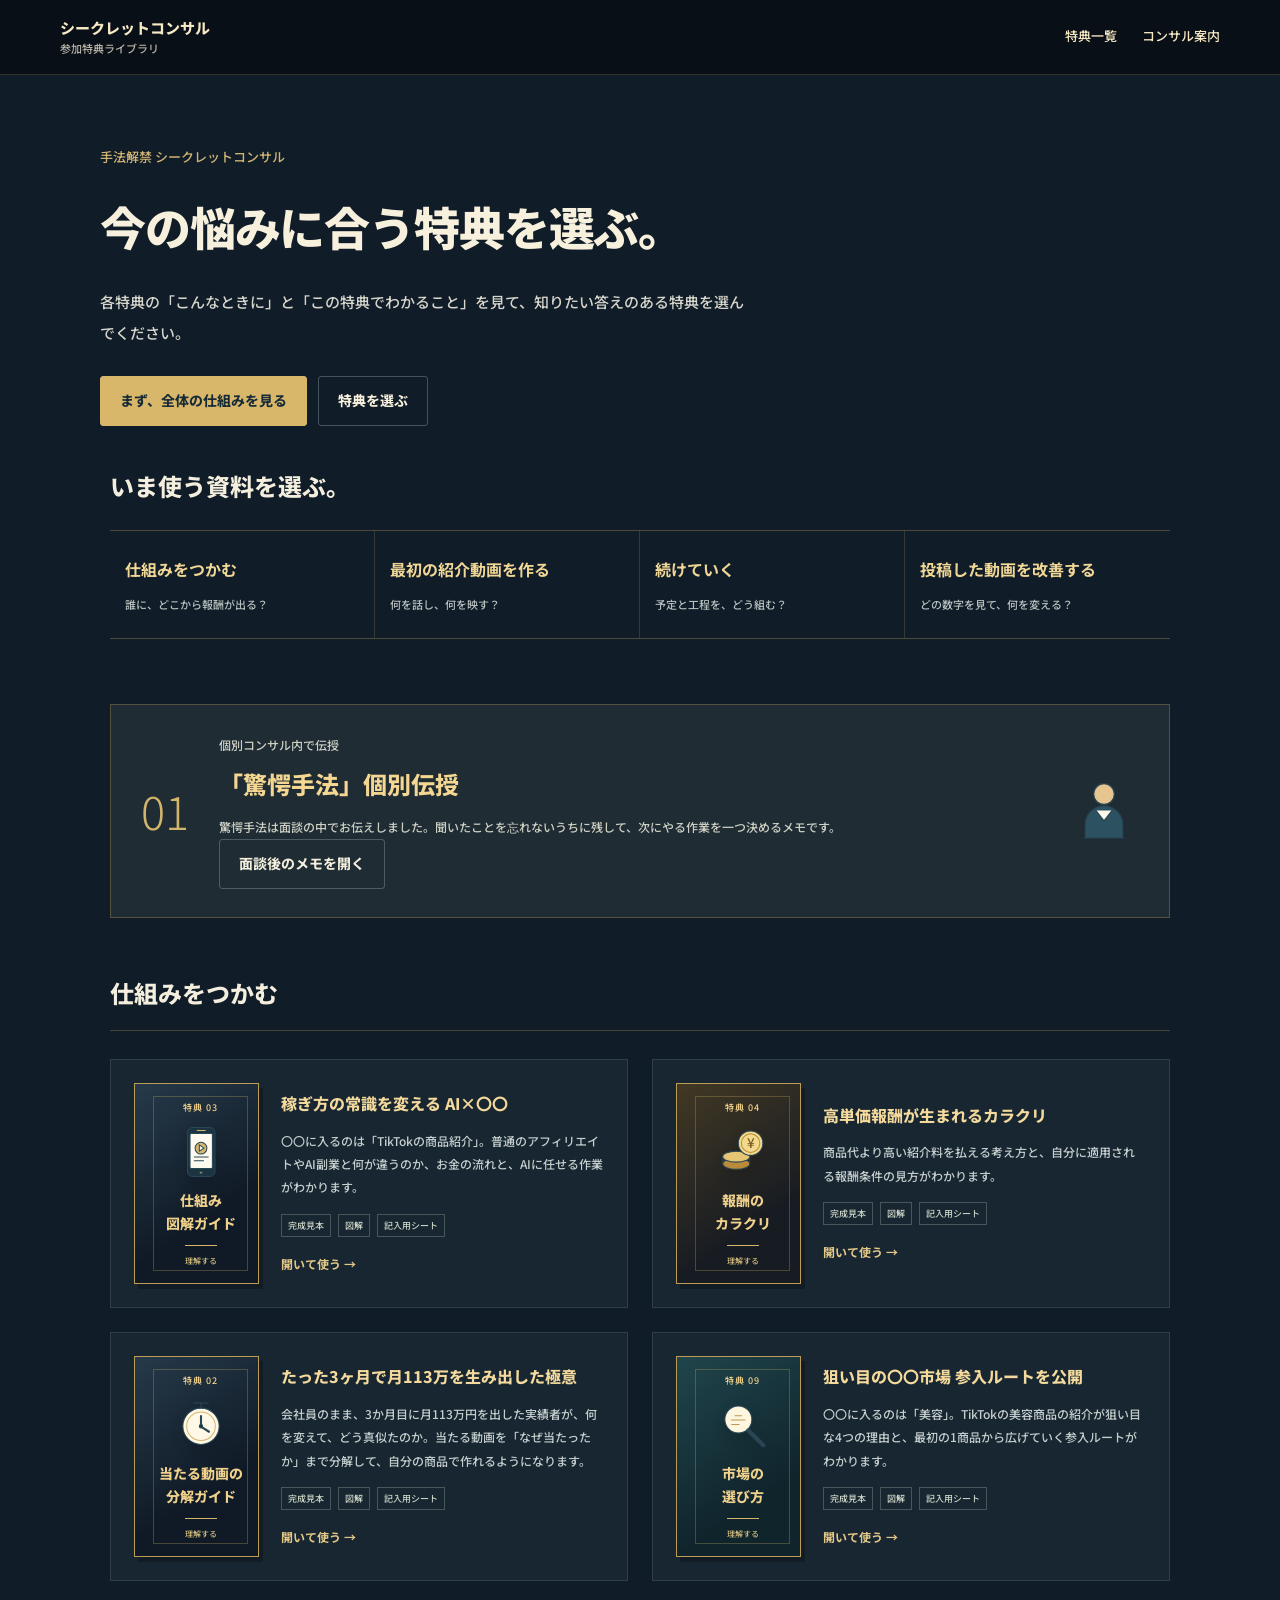
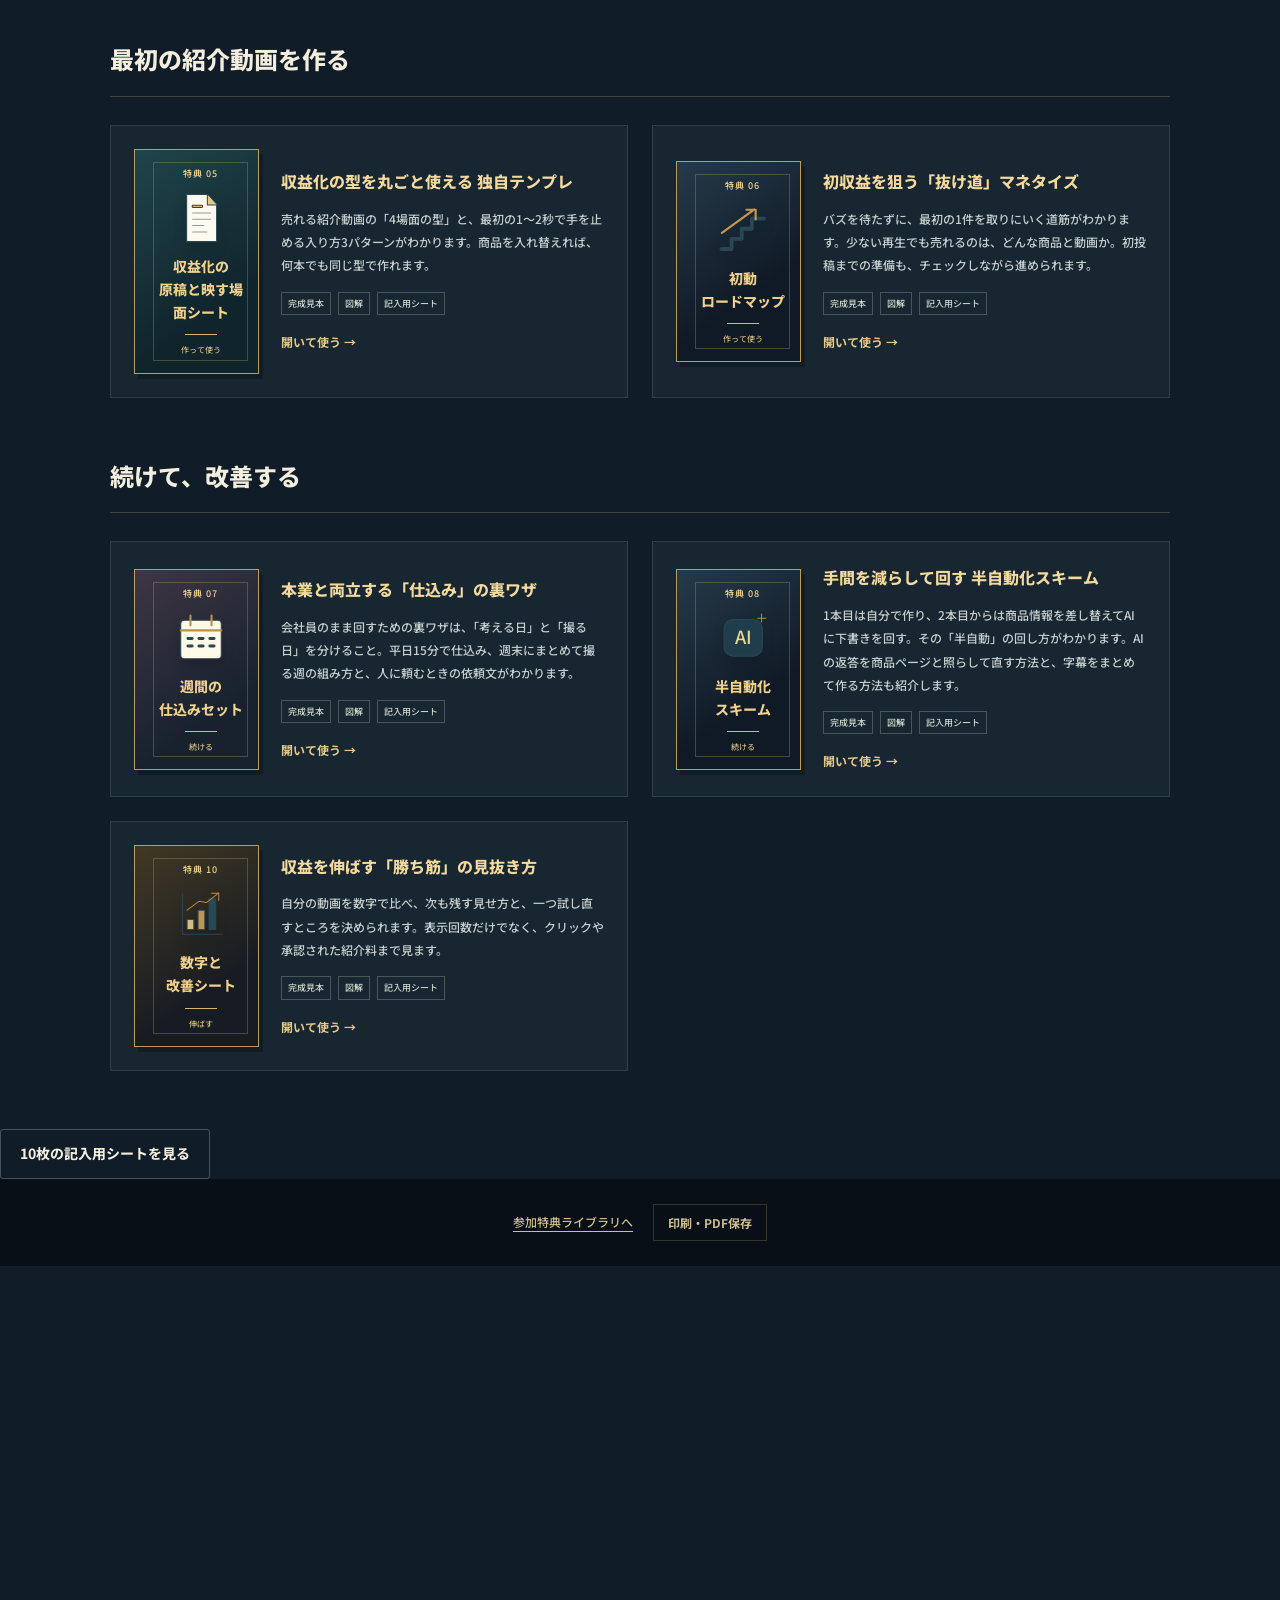
<file: index.html>
<!doctype html><html lang="ja"><head><meta charset="utf-8"><meta name="viewport" content="width=device-width,initial-scale=1"><title>シークレットコンサル｜参加特典</title><meta http-equiv="refresh" content="0;url=bonuses.html?v=essence-v60"><link rel="stylesheet" href="bonus.css?v=d87d054164"></head><body><main class="bonus-shell"><h1>シークレットコンサル 参加特典</h1><p>今の悩みに合う特典を選び、例を見ながら試せます。</p><a class="button" href="bonuses.html?v=essence-v60">参加特典を開く</a></main></body></html>
</file>
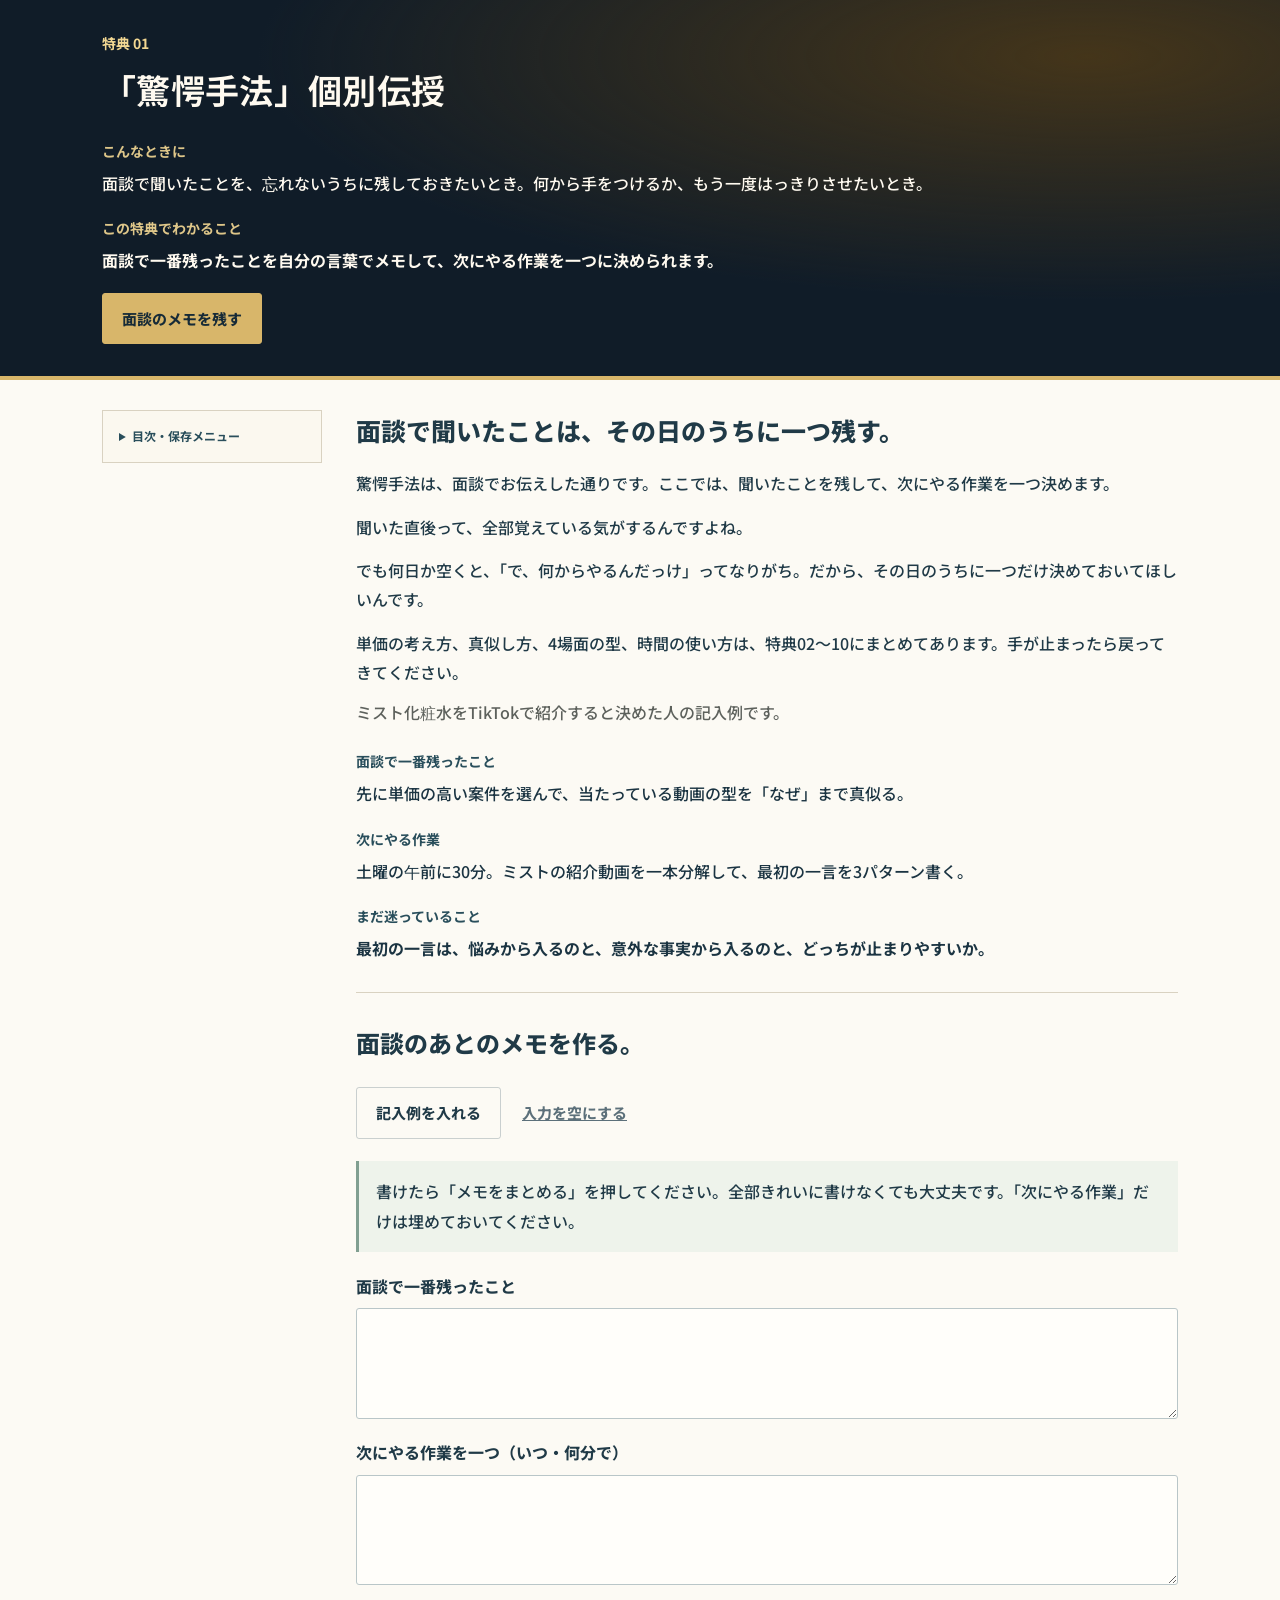
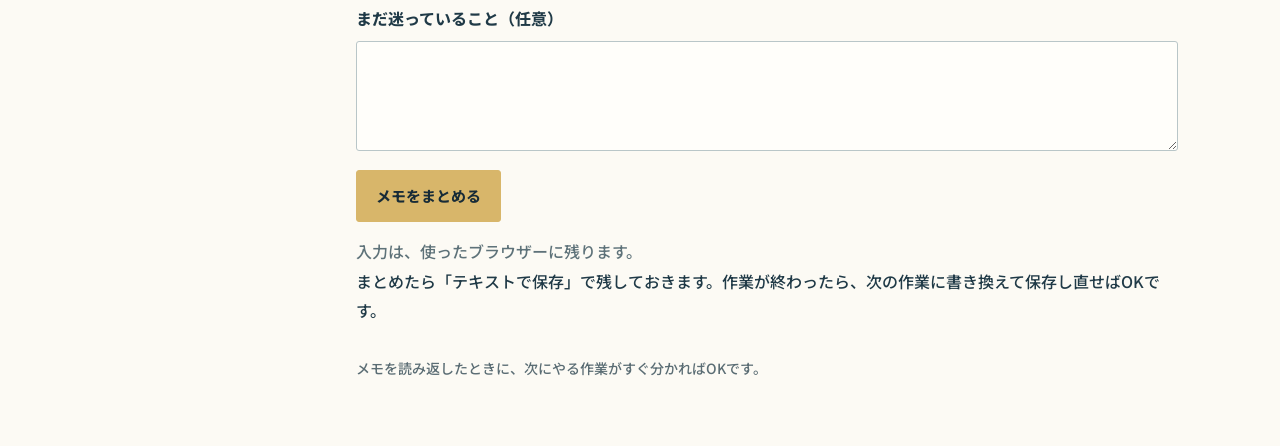
<file: 01.html>
<!DOCTYPE html>

<html lang="ja"><head><meta charset="utf-8"/><meta content="noindex" name="robots"/><meta content="width=device-width,initial-scale=1" name="viewport"/><link href="data:," rel="icon"/><title>「驚愕手法」個別伝授｜参加特典</title><link href="bonus.css?v=d87d054164" rel="stylesheet"/><style id="standalone-bonus-layout">html{scroll-padding-top:24px}.bonus-aside{top:24px}</style></head><body class="bonus-page v35 v37 v38 v39 v40 v41 v42 v43 v44 v45 v46 v47" data-volume="01">

<header class="bonus-hero"><div class="bonus-hero-inner"><div><p class="volume-label">特典 01</p><h1 class="official-bonus-title">「驚愕手法」個別伝授</h1>
<dl class="d42-intro"><div><dt>こんなときに</dt><dd>面談で聞いたことを、忘れないうちに残しておきたいとき。何から手をつけるか、もう一度はっきりさせたいとき。</dd></div><div><dt>この特典でわかること</dt><dd>面談で一番残ったことを自分の言葉でメモして、次にやる作業を一つに決められます。</dd></div></dl>
<div class="hero-buttons"><a class="primary" href="#practice">面談のメモを残す</a></div></div></div></header>
<main class="bonus-layout"><aside class="bonus-aside"><details class="v38-tool-menu"><summary>目次・保存メニュー</summary><nav aria-label="この資料の目次"><strong>この特典を使う</strong><a href="#finished">記入例を見る</a><a href="#practice">自分のメモを作る</a></nav><a class="download-link" download="" href="downloads/01_使い方と記入例.txt">使い方と記入欄を保存</a></details></aside>
<article><section class="v35-section" id="finished"><header><h2>面談で聞いたことは、その日のうちに一つ残す。</h2></header>
<p>驚愕手法は、面談でお伝えした通りです。ここでは、聞いたことを残して、次にやる作業を一つ決めます。</p>
<p>聞いた直後って、全部覚えている気がするんですよね。</p><p>でも何日か空くと、「で、何からやるんだっけ」ってなりがち。だから、その日のうちに一つだけ決めておいてほしいんです。</p>
<p>単価の考え方、真似し方、4場面の型、時間の使い方は、特典02〜10にまとめてあります。手が止まったら戻ってきてください。</p><p class="d39-note">ミスト化粧水をTikTokで紹介すると決めた人の記入例です。</p>
<dl class="d42-intro"><div><dt>面談で一番残ったこと</dt><dd>先に単価の高い案件を選んで、当たっている動画の型を「なぜ」まで真似る。</dd></div><div><dt>次にやる作業</dt><dd>土曜の午前に30分。ミストの紹介動画を一本分解して、最初の一言を3パターン書く。</dd></div><div><dt>まだ迷っていること</dt><dd>最初の一言は、悩みから入るのと、意外な事実から入るのと、どっちが止まりやすいか。</dd></div></dl>
</section>
<section class="practice v35-practice d39-practice-open" id="practice"><h2>面談のあとのメモを作る。</h2><form data-tool="consult" data-volume="01">
<div class="form-toolbar"><button class="secondary" data-example="" type="button">記入例を入れる</button><button class="quiet" data-clear="" type="button">入力を空にする</button></div>
<div class="form-guide">書けたら「メモをまとめる」を押してください。全部きれいに書けなくても大丈夫です。「次にやる作業」だけは埋めておいてください。</div><label class="field"><span>面談で一番残ったこと</span><textarea name="current" rows="3"></textarea></label>
<label class="field"><span>次にやる作業を一つ（いつ・何分で）</span><textarea name="action" rows="3"></textarea></label>
<label class="field"><span>まだ迷っていること（任意）</span><textarea name="question" rows="3"></textarea></label>
<button class="primary" type="submit">メモをまとめる</button>
<p class="tool-status" data-tool-status="" role="status">入力は、使ったブラウザーに残ります。</p>
<div class="output-panel" hidden=""><h3>作成した内容</h3><div aria-live="polite" class="form-result-review" data-result-review="" hidden=""></div>
<textarea aria-label="作成した内容" data-output="" rows="10"></textarea><div class="output-actions"><button class="secondary" data-copy="" type="button">コピー</button><button class="secondary" data-download="" type="button">テキストで保存</button></div></div>
</form><p>まとめたら「テキストで保存」で残しておきます。作業が終わったら、次の作業に書き換えて保存し直せばOKです。</p></section>
<p class="v35-finish">メモを読み返したときに、次にやる作業がすぐ分かればOKです。</p></article></main>
<script src="bonus-data.js?v=2ef6ef15f8"></script><script src="bonus.js?v=7073538337"></script></body></html>
</file>
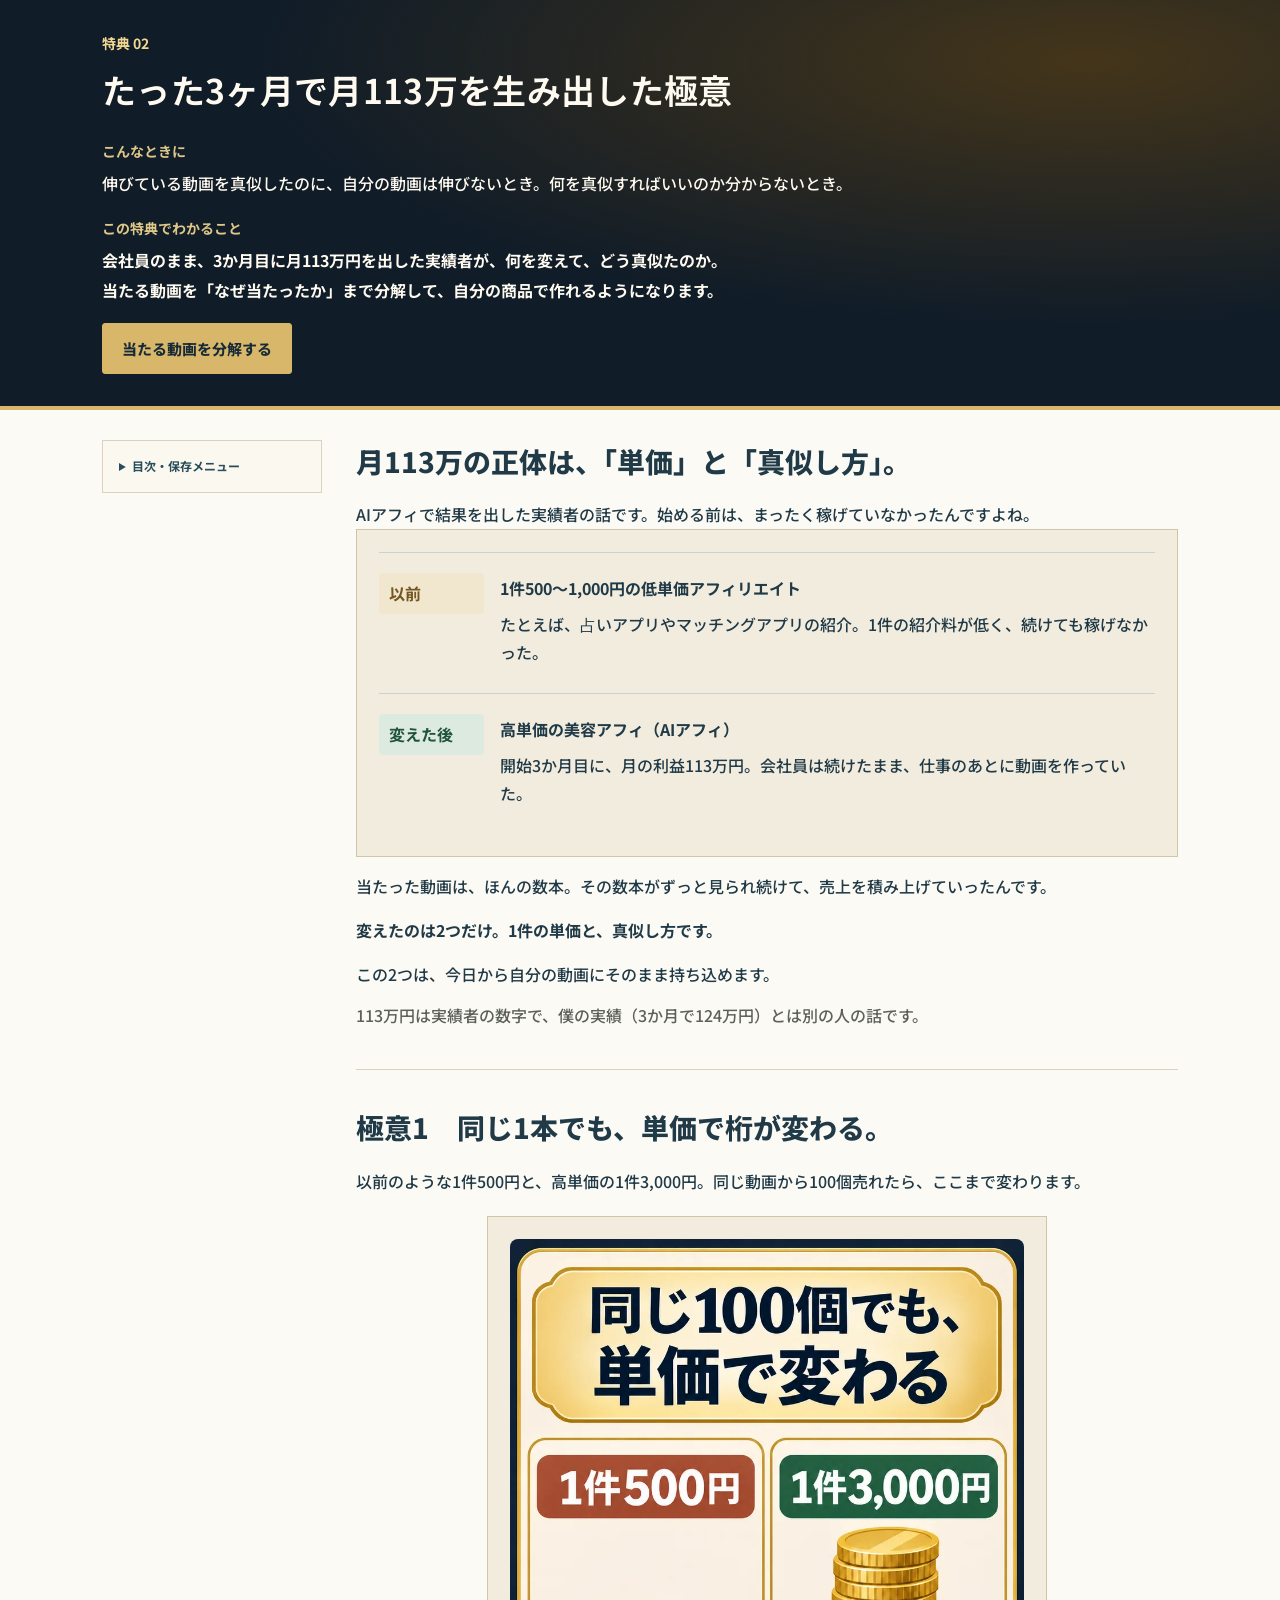
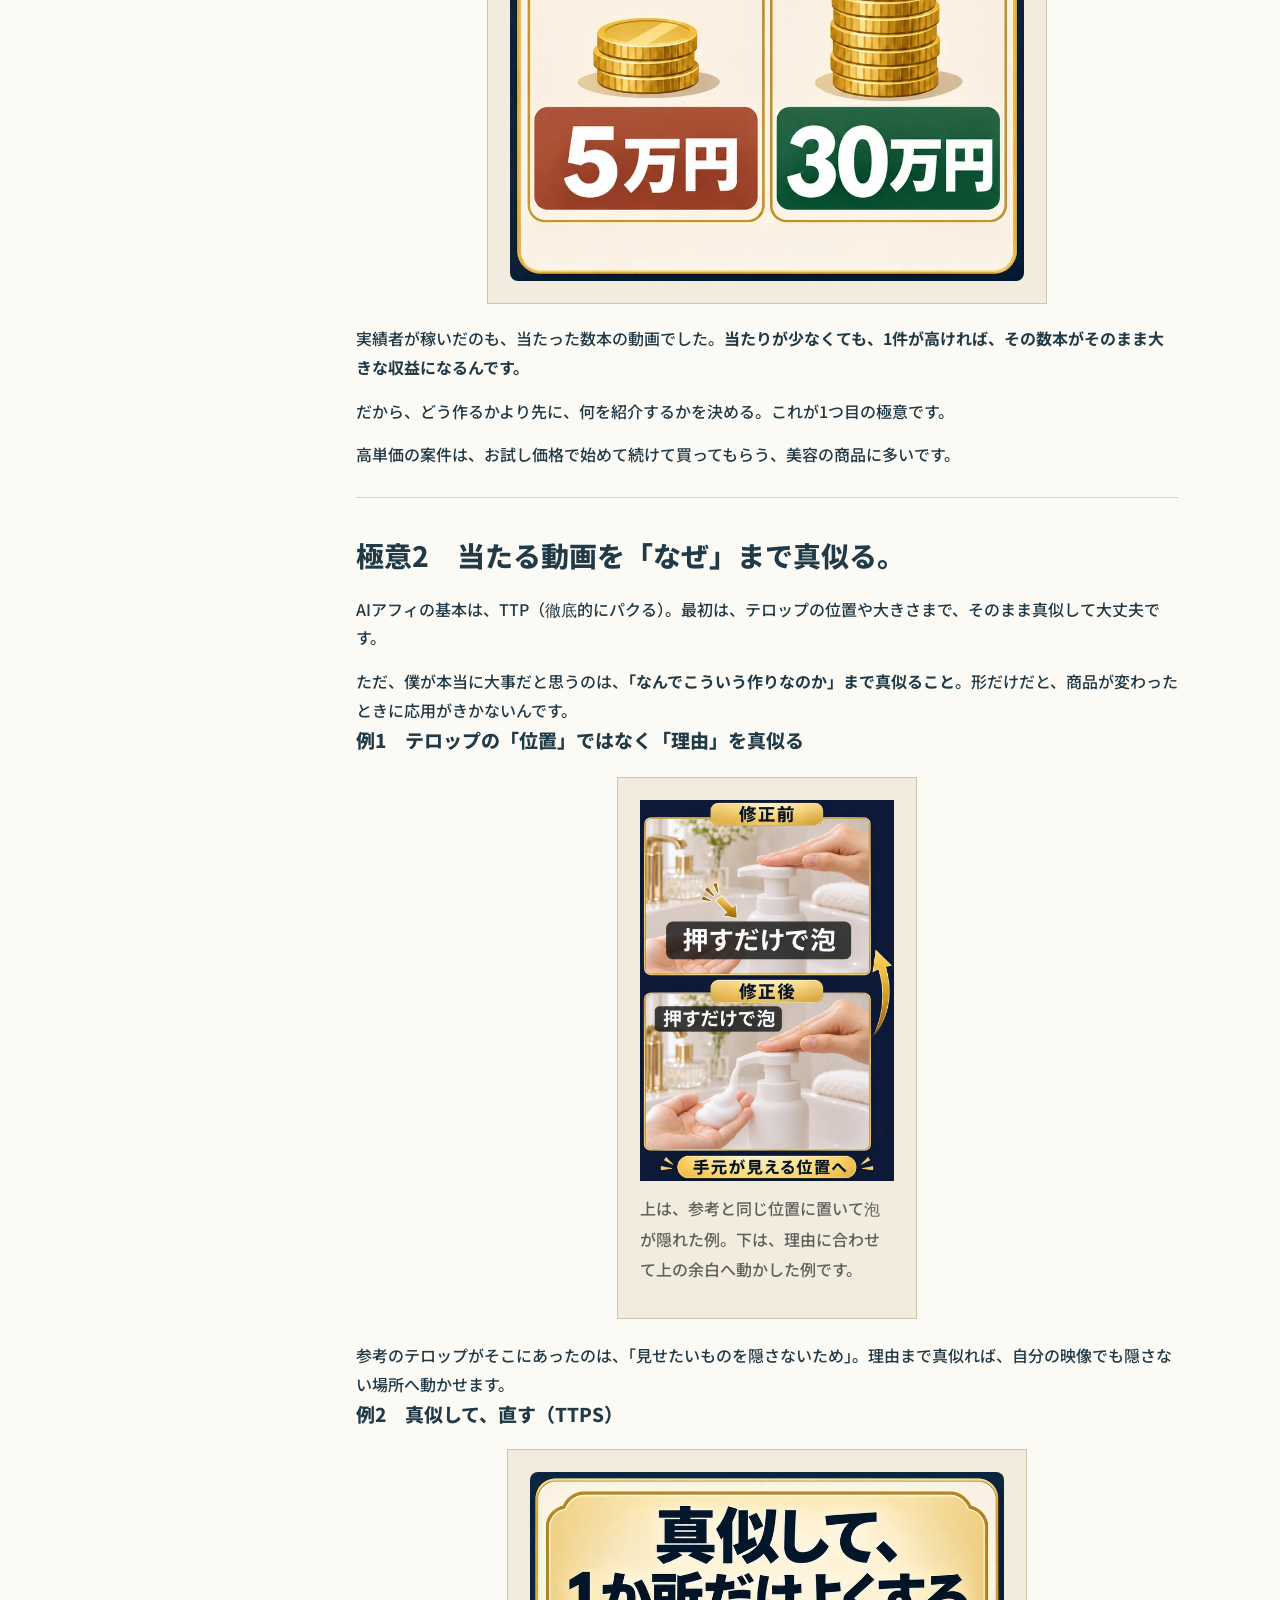
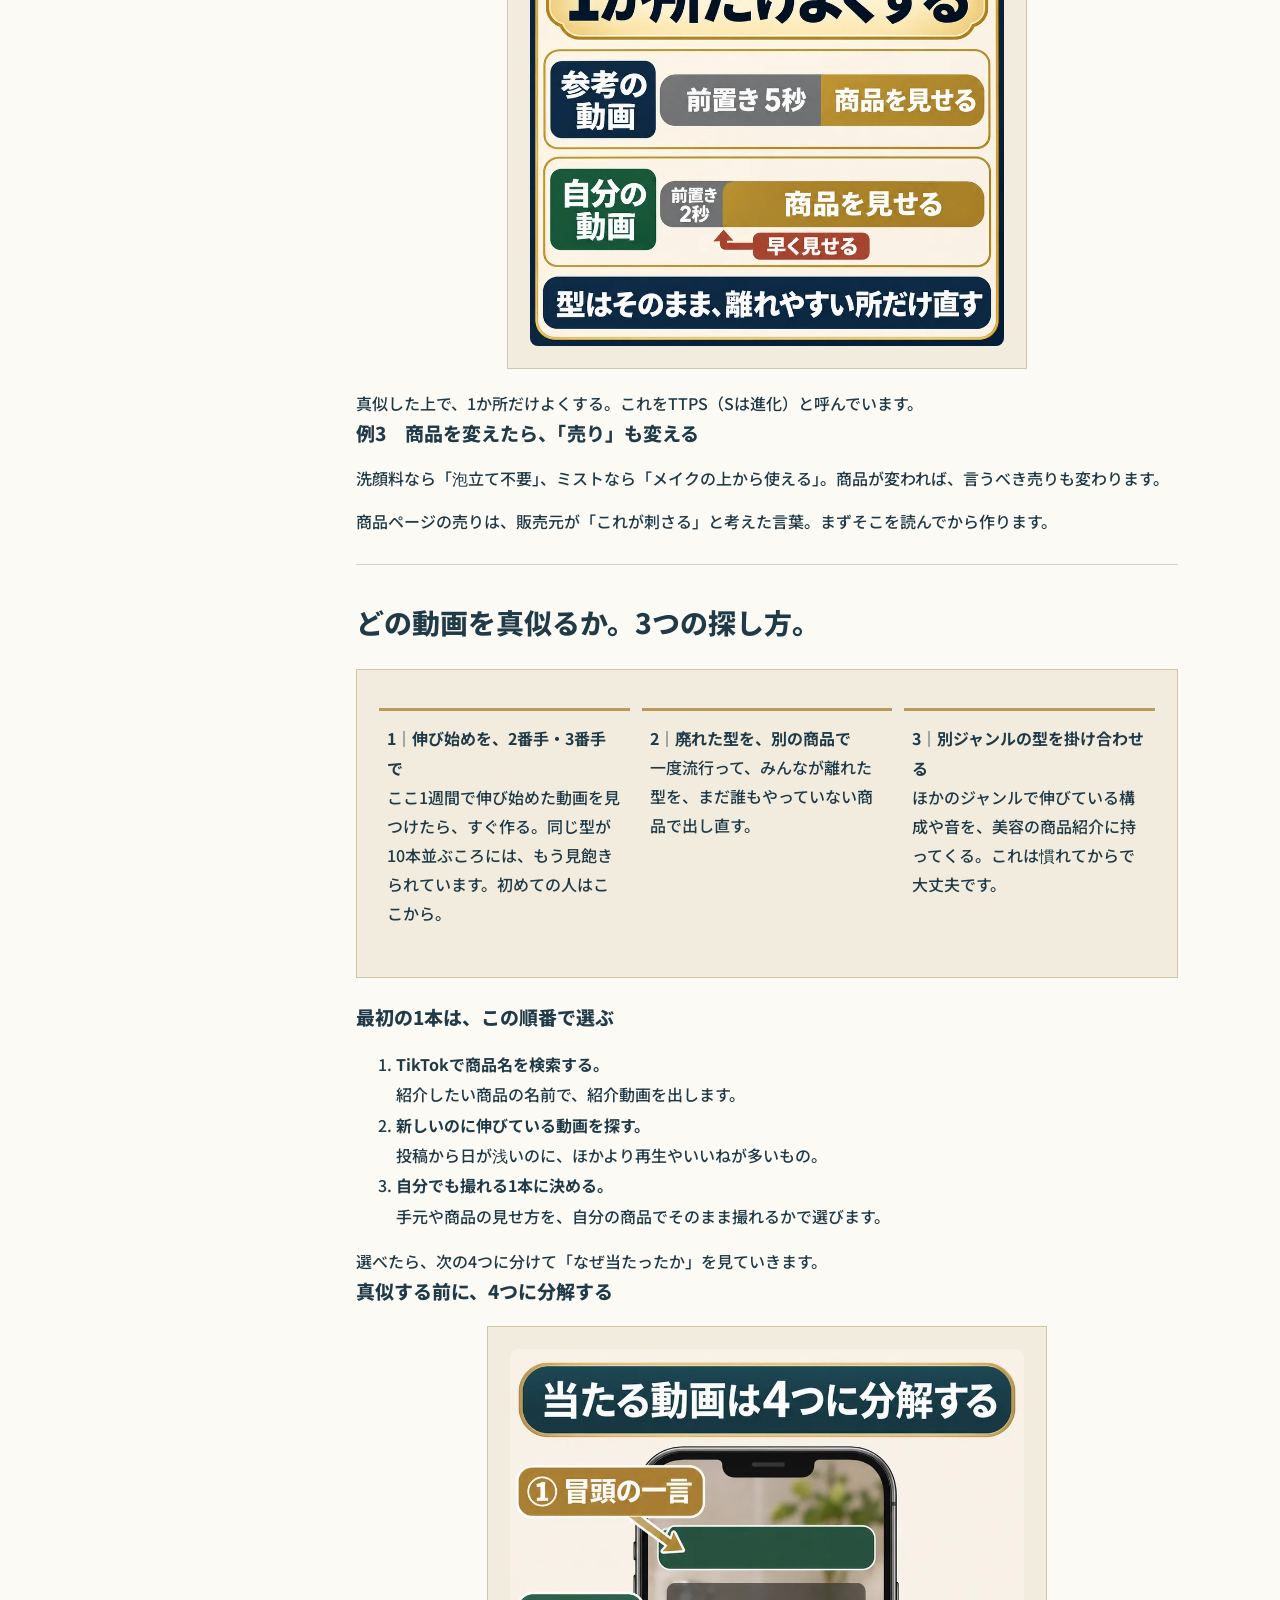
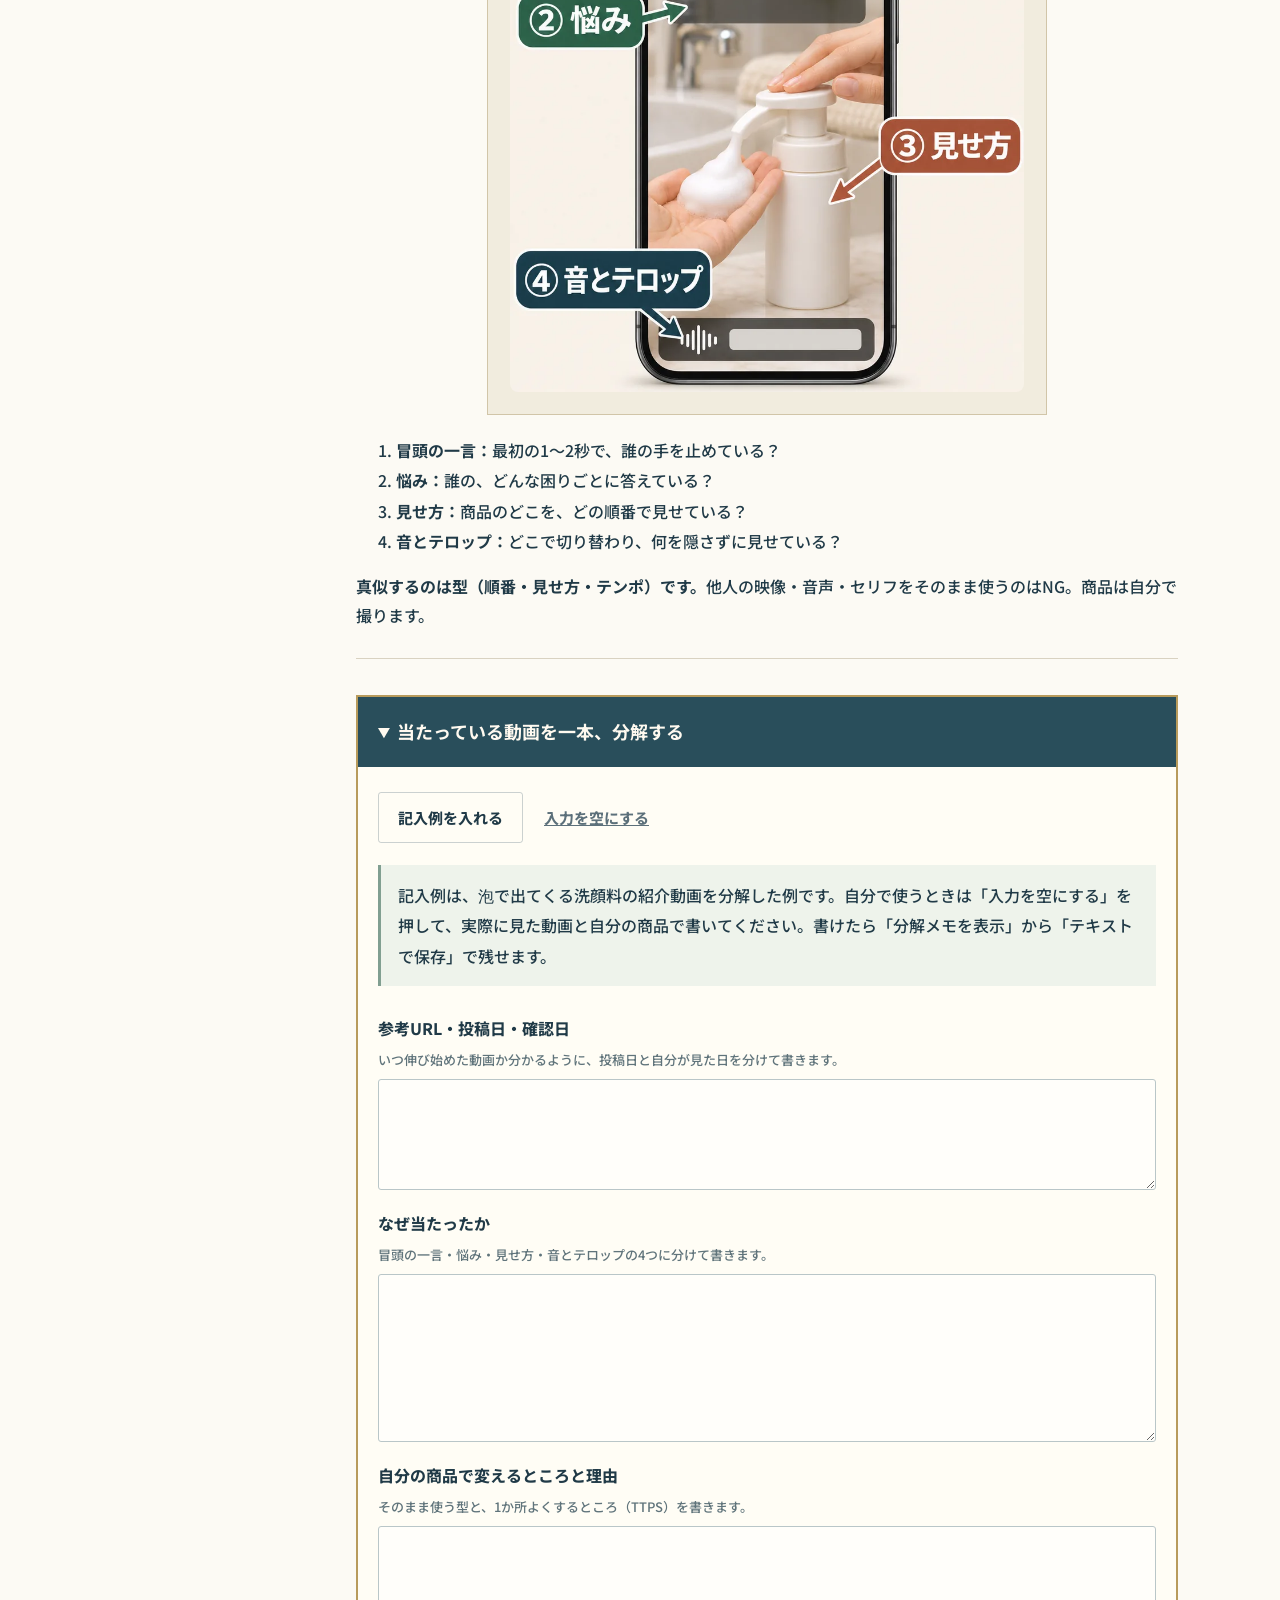
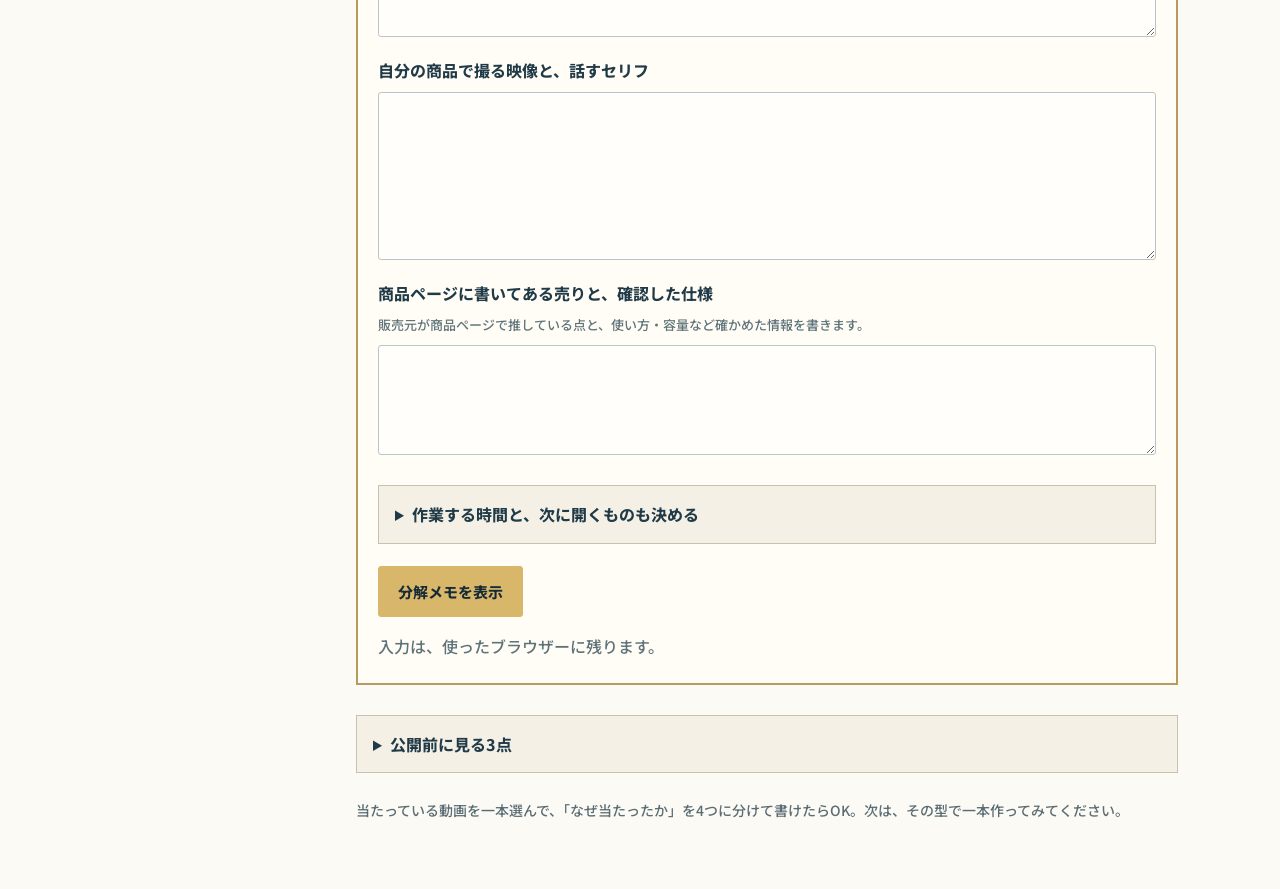
<file: 02.html>
<!DOCTYPE html>

<html lang="ja"><head><meta charset="utf-8"/><meta content="noindex" name="robots"/><meta content="width=device-width,initial-scale=1" name="viewport"/><link href="data:," rel="icon"/><title>たった3ヶ月で月113万を生み出した極意｜参加特典</title><link href="bonus.css?v=d87d054164" rel="stylesheet"/><style id="standalone-bonus-layout">html{scroll-padding-top:24px}.bonus-aside{top:24px}</style></head><body class="bonus-page v35 v37 v38 v39 v40 v41 v42 v43 v44 v45 v47" data-volume="02"><header class="bonus-hero"><div class="bonus-hero-inner"><div><p class="volume-label">特典 02</p><h1 class="official-bonus-title">たった<span class="d42-number">3ヶ月</span>で<span class="d42-number">月113万</span>を生み出した極意</h1><dl class="d42-intro"><div><dt>こんなときに</dt><dd>伸びている動画を真似したのに、自分の動画は伸びないとき。何を真似すればいいのか分からないとき。</dd></div><div><dt>この特典でわかること</dt><dd>会社員のまま、3か月目に月113万円を出した実績者が、何を変えて、どう真似たのか。当たる動画を「なぜ当たったか」まで分解して、自分の商品で作れるようになります。</dd></div></dl><div class="hero-buttons"><a class="primary" href="#practice">当たる動画を分解する</a></div></div></div></header><main class="bonus-layout"><aside class="bonus-aside"><details class="v38-tool-menu"><summary>目次・保存メニュー</summary><nav aria-label="この資料の目次"><strong>この特典を使う</strong><a href="#finished">113万の中身を見る</a><a href="#lesson-1">極意1　単価</a><a href="#lesson-2">極意2　真似し方</a><a href="#practice">自分で分解する</a></nav><a class="download-link" download="" href="downloads/02_使い方と記入例.txt">使い方と記入欄を保存</a></details></aside><article><section class="v35-section d39-section d40-section" id="finished">
<header><h2>月113万の正体は、「単価」と「真似し方」。</h2></header>
<p>AIアフィで結果を出した実績者の話です。始める前は、まったく稼げていなかったんですよね。</p>
<figure aria-label="以前は占いアプリやマッチングアプリなど、1件500円から1,000円の低単価アフィリエイトで、続けても稼げなかった。高単価の美容アフィに変えて、開始3か月目に月の利益113万円。" class="v49-choice" data-diagram="before-after-unit-price">
<div class="v49-choice-row"><span class="v49-hold">以前</span><div><b>1件500〜1,000円の低単価アフィリエイト</b><p>たとえば、占いアプリやマッチングアプリの紹介。1件の紹介料が低く、続けても稼げなかった。</p></div></div>
<div class="v49-choice-row"><span class="v49-take">変えた後</span><div><b>高単価の美容アフィ（AIアフィ）</b><p>開始3か月目に、月の利益113万円。会社員は続けたまま、仕事のあとに動画を作っていた。</p></div></div>
</figure>
<p>当たった動画は、ほんの数本。その数本がずっと見られ続けて、売上を積み上げていったんです。</p>
<p><strong>変えたのは2つだけ。1件の単価と、真似し方です。</strong></p><p>この2つは、今日から自分の動画にそのまま持ち込めます。</p>
<p class="d39-note">113万円は実績者の数字で、僕の実績（3か月で124万円）とは別の人の話です。</p>
</section><section class="v35-section d39-section d40-section" id="lesson-1">
<header><h2>極意1　同じ1本でも、単価で桁が変わる。</h2></header>
<p>以前のような1件500円と、高単価の1件3,000円。同じ動画から100個売れたら、ここまで変わります。</p>
<figure class="v56-figure" style="width:100%;max-width:560px;margin:20px auto;"><img alt="同じ100個売れても、1件500円なら5万円、1件3,000円なら30万円。" decoding="async" height="1125" loading="lazy" src="assets/v59/v59_02_unit.webp" style="display:block;width:100%;height:auto;border-radius:8px;" width="900"/></figure>
<p>実績者が稼いだのも、当たった数本の動画でした。<strong>当たりが少なくても、1件が高ければ、その数本がそのまま大きな収益になるんです。</strong></p><p>だから、どう作るかより先に、何を紹介するかを決める。これが1つ目の極意です。</p><p>高単価の案件は、お試し価格で始めて続けて買ってもらう、美容の商品に多いです。</p>
</section><section class="v35-section d39-section d40-section" id="lesson-2">
<header><h2>極意2　当たる動画を「なぜ」まで真似る。</h2></header>
<p>AIアフィの基本は、TTP（徹底的にパクる）。最初は、テロップの位置や大きさまで、そのまま真似して大丈夫です。</p>
<p>ただ、僕が本当に大事だと思うのは、<strong>「なんでこういう作りなのか」まで真似ること</strong>。形だけだと、商品が変わったときに応用がきかないんです。</p>
<h3>例1　テロップの「位置」ではなく「理由」を真似る</h3>
<figure style="width:100%;max-width:300px;margin:22px auto;">
<img alt="修正前は字幕がポンプと泡を隠しています。修正後は字幕を上の余白へ移し、ポンプから出た泡が見える比較図。" decoding="async" height="1350" loading="lazy" src="assets/v59/v59_02_telop.webp" style="display:block;width:100%;height:auto;" width="900"/>
<figcaption class="d39-note">上は、参考と同じ位置に置いて泡が隠れた例。下は、理由に合わせて上の余白へ動かした例です。</figcaption>
</figure>
<p>参考のテロップがそこにあったのは、「見せたいものを隠さないため」。理由まで真似れば、自分の映像でも隠さない場所へ動かせます。</p>
<h3>例2　真似して、直す（TTPS）</h3>
<figure class="v56-figure" style="width:100%;max-width:520px;margin:20px auto;"><img alt="参考の動画は前置きに5秒、自分の動画は前置きを2秒にして早く商品を見せる。型はそのまま、離れやすい所だけ直す。" decoding="async" height="900" loading="lazy" src="assets/v59/v59_02_ttps.webp" style="display:block;width:100%;height:auto;border-radius:8px;" width="900"/></figure>
<p>真似した上で、1か所だけよくする。これをTTPS（Sは進化）と呼んでいます。</p>
<h3>例3　商品を変えたら、「売り」も変える</h3>
<p>洗顔料なら「泡立て不要」、ミストなら「メイクの上から使える」。商品が変われば、言うべき売りも変わります。</p><p>商品ページの売りは、販売元が「これが刺さる」と考えた言葉。まずそこを読んでから作ります。</p>
</section><section class="v35-section d39-section d40-section" id="lesson-3">
<header><h2>どの動画を真似るか。3つの探し方。</h2></header>
<figure aria-label="1、伸び始めた動画を2番手、3番手で真似る。2、一度流行って廃れた型を、別の商品で出し直す。3、別ジャンルで伸びている型を掛け合わせる。" data-diagram="three-ways-to-find" style="margin:24px 0;">
<ol style="display:grid;grid-template-columns:repeat(auto-fit,minmax(170px,1fr));gap:12px;padding:0;list-style:none;">
<li style="border-top:3px solid #b89b5c;padding:12px 8px;"><b>1｜伸び始めを、2番手・3番手で</b><p>ここ1週間で伸び始めた動画を見つけたら、すぐ作る。同じ型が10本並ぶころには、もう見飽きられています。初めての人はここから。</p></li>
<li style="border-top:3px solid #b89b5c;padding:12px 8px;"><b>2｜廃れた型を、別の商品で</b><p>一度流行って、みんなが離れた型を、まだ誰もやっていない商品で出し直す。</p></li>
<li style="border-top:3px solid #b89b5c;padding:12px 8px;"><b>3｜別ジャンルの型を掛け合わせる</b><p>ほかのジャンルで伸びている構成や音を、美容の商品紹介に持ってくる。これは慣れてからで大丈夫です。</p></li>
</ol></figure>
<h3>最初の1本は、この順番で選ぶ</h3><ol class="v59-pick"><li><b>TikTokで商品名を検索する。</b><br/>紹介したい商品の名前で、紹介動画を出します。</li><li><b>新しいのに伸びている動画を探す。</b><br/>投稿から日が浅いのに、ほかより再生やいいねが多いもの。</li><li><b>自分でも撮れる1本に決める。</b><br/>手元や商品の見せ方を、自分の商品でそのまま撮れるかで選びます。</li></ol><p>選べたら、次の4つに分けて「なぜ当たったか」を見ていきます。</p>
<h3>真似する前に、4つに分解する</h3><figure class="v56-figure" style="width:100%;max-width:560px;margin:20px auto;"><img alt="スマホの紹介動画を、1 冒頭の一言、2 悩み、3 見せ方、4 音とテロップの4つに分解する図。" decoding="async" height="1125" loading="lazy" src="assets/v56/v56_02_breakdown.webp" style="display:block;width:100%;height:auto;border-radius:8px;" width="900"/></figure>
<ol>
<li><b>冒頭の一言：</b>最初の1〜2秒で、誰の手を止めている？</li>
<li><b>悩み：</b>誰の、どんな困りごとに答えている？</li>
<li><b>見せ方：</b>商品のどこを、どの順番で見せている？</li>
<li><b>音とテロップ：</b>どこで切り替わり、何を隠さずに見せている？</li>
</ol>
<p><strong>真似するのは型（順番・見せ方・テンポ）です。</strong>他人の映像・音声・セリフをそのまま使うのはNG。商品は自分で撮ります。</p>
</section><section aria-label="当たっている動画を分解する" class="practice v35-practice d39-practice-open" id="practice"><details class="d39-workbench" id="workbench-02" open=""><summary>当たっている動画を一本、分解する</summary><form data-tool="plan" data-volume="02"><div class="form-toolbar"><button class="secondary" data-example="" type="button">記入例を入れる</button><button class="quiet" data-clear="" type="button">入力を空にする</button></div><div class="form-guide">記入例は、泡で出てくる洗顔料の紹介動画を分解した例です。自分で使うときは「入力を空にする」を押して、実際に見た動画と自分の商品で書いてください。書けたら「分解メモを表示」から「テキストで保存」で残せます。</div><div class="v32-extra-fields"><h3>なぜ当たったかを書き、自分の商品で作る</h3><label class="field"><span>参考URL・投稿日・確認日<small>いつ伸び始めた動画か分かるように、投稿日と自分が見た日を分けて書きます。</small></span><textarea data-v32-field="参考URL・投稿日・確認日" name="watchUrl" rows="3"></textarea></label><label class="field"><span>なぜ当たったか<small>冒頭の一言・悩み・見せ方・音とテロップの4つに分けて書きます。</small></span><textarea data-v32-field="なぜ当たったか（冒頭の一言・悩み・見せ方・音とテロップ）" name="observed" rows="5"></textarea></label><label class="field"><span>自分の商品で変えるところと理由<small>そのまま使う型と、1か所よくするところ（TTPS）を書きます。</small></span><textarea data-v32-field="自分の商品で変えるところと理由" name="whyChange" rows="3"></textarea></label><label class="field"><span>自分の商品で撮る映像と、話すセリフ</span><textarea data-v32-field="自分の商品で撮る映像と、話すセリフ" name="ownChange" rows="5"></textarea></label><label class="field"><span>商品ページに書いてある売りと、確認した仕様<small>販売元が商品ページで推している点と、使い方・容量など確かめた情報を書きます。</small></span><textarea data-v32-field="商品ページに書いてある売りと、確認した仕様" name="confirmedFacts" rows="3"></textarea></label></div><details class="v35-more" data-v35-group="slot"><summary>作業する時間と、次に開くものも決める</summary><label class="field"><span>使える曜日・時間帯</span><input name="slot" type="text" value=""/><small>例：火曜の仕事のあとに20分</small></label><label class="field"><span>その時間で終えること</span><textarea name="finish" rows="3"></textarea><small>たとえば「参考動画を一本分解して、撮る4場面を決める」と書きます。</small></label><label class="field"><span>先に用意するもの</span><textarea name="materials" rows="3"></textarea></label><label class="field"><span>次に開くものと、最初にすること</span><textarea name="restart" rows="3"></textarea></label></details><button class="primary" type="submit">分解メモを表示</button><p class="tool-status" data-tool-status="" role="status">入力は、使ったブラウザーに残ります。</p><div class="output-panel" hidden=""><h3>作成した内容</h3><div aria-live="polite" class="form-result-review" data-result-review="" hidden=""></div><textarea aria-label="作成した内容" data-output="" rows="12"></textarea><div class="output-actions"><button class="secondary" data-copy="" type="button">コピー</button><button class="secondary" data-download="" type="button">テキストで保存</button></div></div></form></details></section><details class="v35-more"><summary>公開前に見る3点</summary><div><ol><li>型は真似ても、映像・音声・セリフは自分のものか。</li><li>話している内容が、商品ページの内容と合っているか。</li><li>自分の紹介リンクを開くと、紹介した商品が出るか。</li></ol></div></details><p class="v35-finish">当たっている動画を一本選んで、「なぜ当たったか」を4つに分けて書けたらOK。次は、その型で一本作ってみてください。</p></article></main><script src="bonus-data.js?v=2ef6ef15f8"></script><script src="bonus.js?v=7073538337"></script></body></html>
</file>
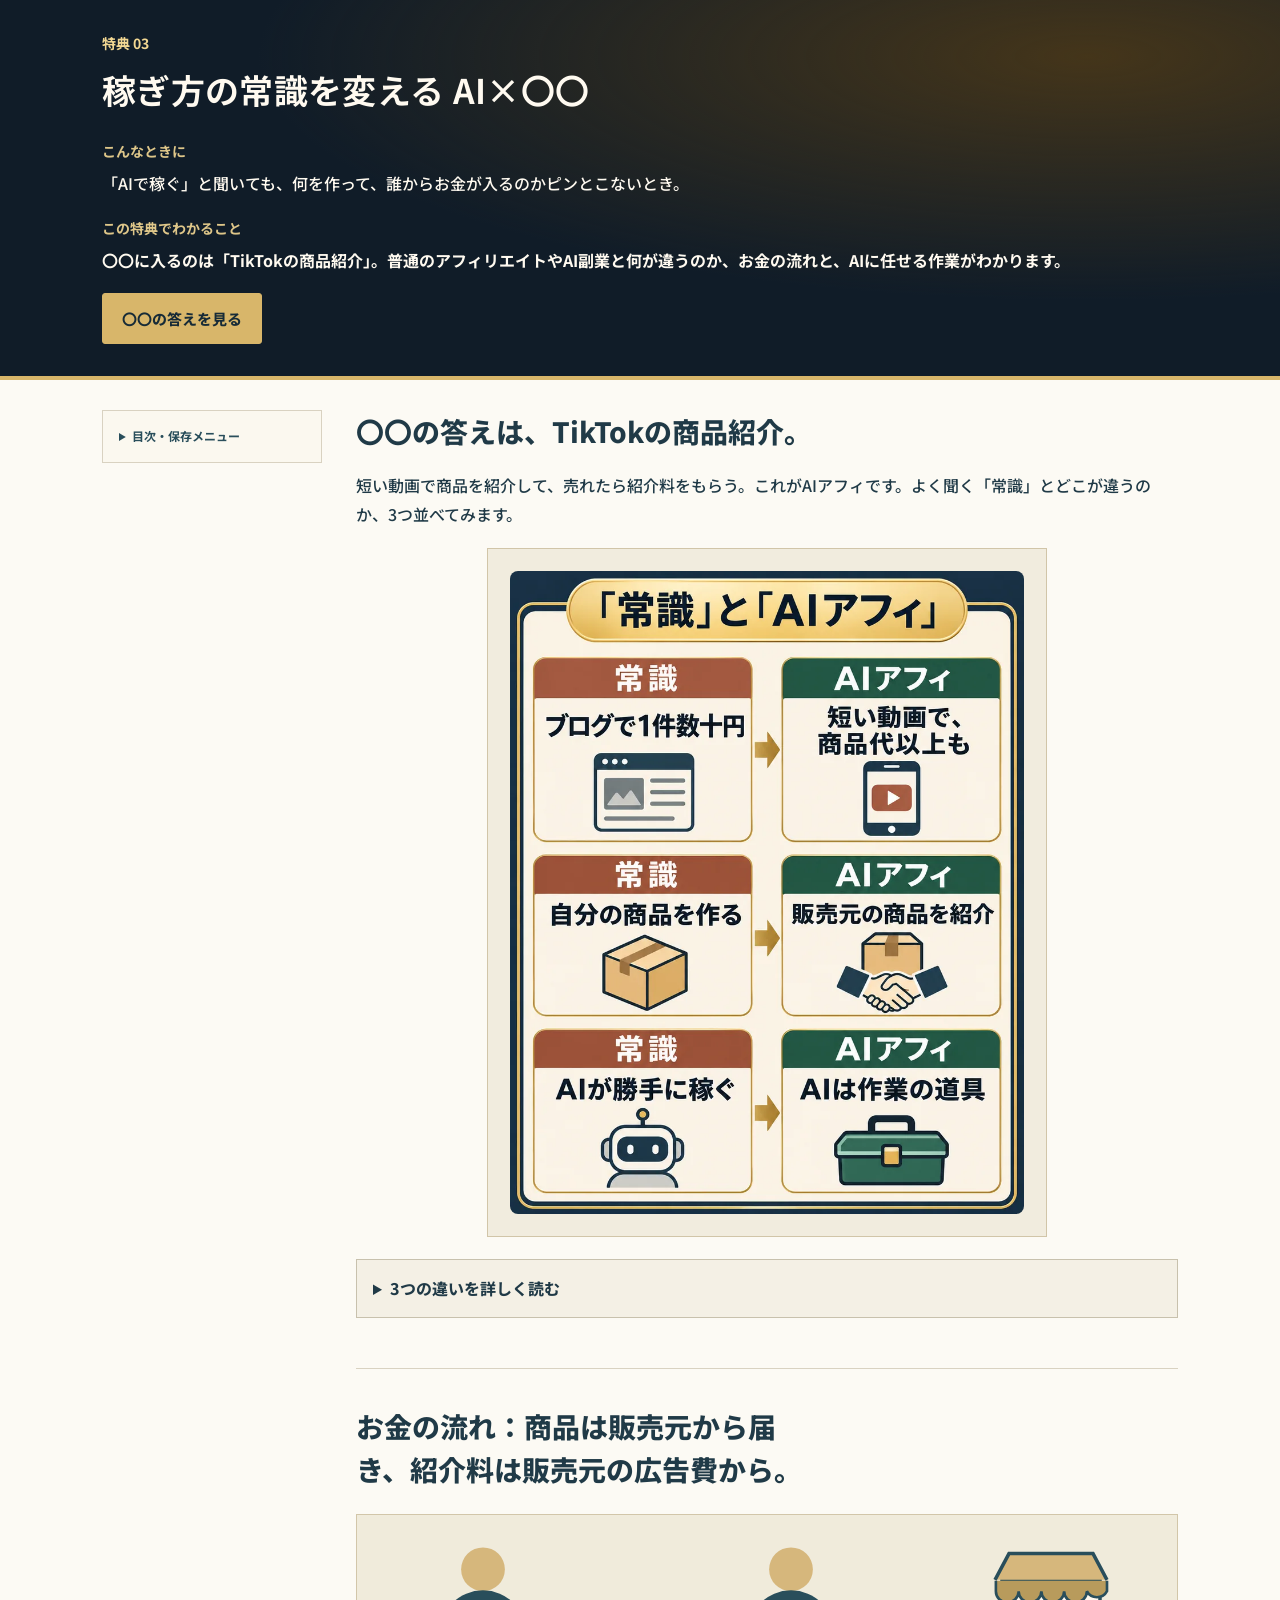
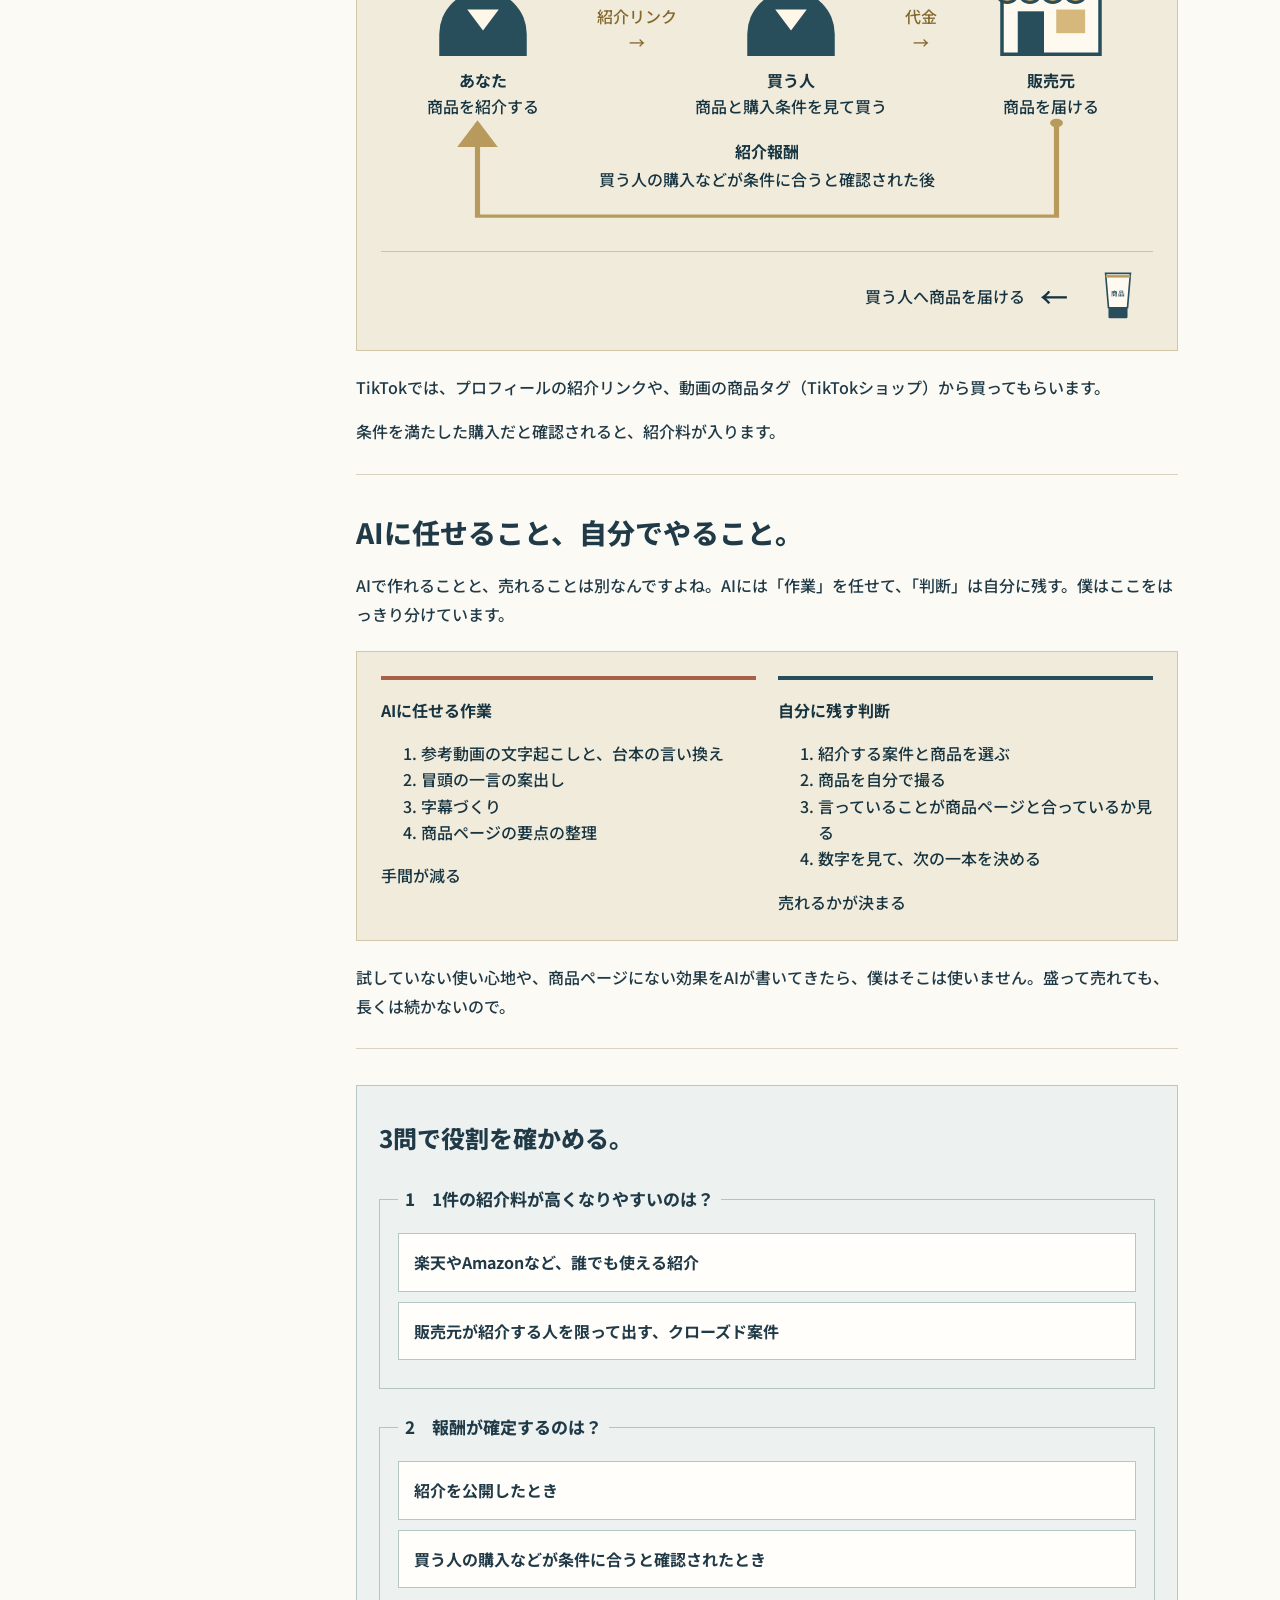
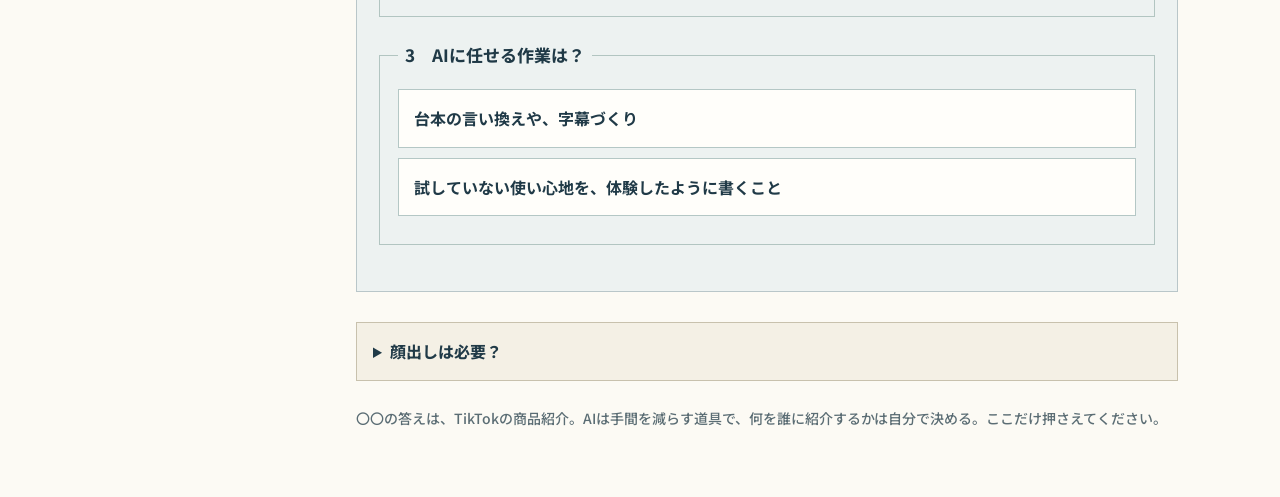
<file: 03.html>
<!DOCTYPE html>

<html lang="ja"><head><meta charset="utf-8"/><meta content="noindex" name="robots"/><meta content="width=device-width,initial-scale=1" name="viewport"/><link href="data:," rel="icon"/><title>稼ぎ方の常識を変える AI×〇〇｜参加特典</title><link href="bonus.css?v=d87d054164" rel="stylesheet"/><style id="standalone-bonus-layout">html{scroll-padding-top:24px}.bonus-aside{top:24px}</style></head><body class="bonus-page v35 v37 v38 v39 v40 v41 v42 v43 v44 v45 v47" data-volume="03"><header class="bonus-hero"><div class="bonus-hero-inner"><div><p class="volume-label">特典 03</p><h1 class="official-bonus-title">稼ぎ方の常識を変える AI×〇〇</h1><dl class="d42-intro"><div><dt>こんなときに</dt><dd>「AIで稼ぐ」と聞いても、何を作って、誰からお金が入るのかピンとこないとき。</dd></div><div><dt>この特典でわかること</dt><dd>〇〇に入るのは「TikTokの商品紹介」。普通のアフィリエイトやAI副業と何が違うのか、お金の流れと、AIに任せる作業がわかります。</dd></div></dl><div class="hero-buttons"><a class="primary" href="#answer">〇〇の答えを見る</a></div></div></div></header><main class="bonus-layout"><aside class="bonus-aside"><details class="v38-tool-menu"><summary>目次・保存メニュー</summary><nav aria-label="この資料の目次"><strong>図とクイズ</strong><a href="#answer">〇〇の答え</a><a href="#finished">お金の流れを見る</a><a href="#lesson-1">AIの役割</a><a href="#practice">3問で確かめる</a></nav><a class="download-link" download="" href="downloads/03_使い方と記入例.txt">解説と3問の答えを保存</a></details></aside><article><section class="v35-section d39-section" id="answer"><header><h2>〇〇の答えは、TikTokの商品紹介。</h2></header><p>短い動画で商品を紹介して、売れたら紹介料をもらう。これがAIアフィです。よく聞く「常識」とどこが違うのか、3つ並べてみます。</p><figure class="v56-figure" style="width:100%;max-width:560px;margin:20px auto;"><img alt="常識とAIアフィの比較。ブログで1件数十円に対し、短い動画で商品代以上も。自分の商品を作るに対し、販売元の商品を紹介。AIが勝手に稼ぐに対し、AIは作業の道具。" decoding="async" height="1125" src="assets/v56/v56_03_compare.webp" style="display:block;width:100%;height:auto;border-radius:8px;" width="900"/></figure><details class="v35-more"><summary>3つの違いを詳しく読む</summary><figure aria-label="常識とAIアフィの違い。アフィリエイトはブログで1件数十円が常識だが、AIアフィはTikTokの動画で、商品代と同じかそれ以上の案件もある。AI副業は自分の商品やスキルが要ると思われがちだが、売るのは販売元の商品で、在庫も発送もない。AIが稼いでくれると思われがちだが、AIは動画づくりを速くする道具。" class="v49-choice" data-diagram="common-sense-vs-ai-affiliate">
<div class="v49-choice-row"><span class="v49-hold">常識</span><div><b>アフィリエイトは、ブログでコツコツ。1件数十円</b><p>楽天やAmazonのように誰でも使える紹介は、料率が数%のものが多い。1,000円の商品なら、料率2%で1件20円です。</p></div></div>
<div class="v49-choice-row"><span class="v49-take">AIアフィ</span><div><b>TikTokの短い動画で。1件で商品代と同じか、それ以上の案件も</b><p>扱うのは、紹介する人を限って出す「クローズド案件」。お試しの人が続けて買えば、販売元は2回目以降で回収できる。だから1件目の紹介料が高いんです。</p></div></div>
<div class="v49-choice-row"><span class="v49-hold">常識</span><div><b>AI副業は、AIで何かを作って売る</b><p>自分の商品やスキルがないと始められない、と思われがちです。</p></div></div>
<div class="v49-choice-row"><span class="v49-take">AIアフィ</span><div><b>売るのは、販売元の商品</b><p>商品を作る必要も、在庫も、発送も、お客さんの対応もありません。やるのは、紹介する動画を作ることだけなんです。</p></div></div>
<div class="v49-choice-row"><span class="v49-hold">常識</span><div><b>AIが勝手に稼いでくれる</b><p>ツールを入れれば勝手にお金が入る、なんて話ではないです。</p></div></div>
<div class="v49-choice-row"><span class="v49-take">AIアフィ</span><div><b>AIは、動画を作る手間を減らす道具</b><p>台本・字幕・編集の手間をAIで減らすので、会社員でも仕事のあとに回せる。ただ、何を誰に紹介するかは、自分で決めます。</p></div></div>
</figure></details></section><section class="v35-section d39-section" id="finished"><header><h2>お金の流れ：商品は販売元から届き、紹介料は販売元の広告費から。</h2></header><figure aria-label="あなたが紹介リンクで商品ページへ案内します。買う人は販売元に代金を払い、販売元が商品を届けます。買う人の購入などが条件に合うと確認されると、あなたに紹介料が認められます。" class="d39" data-diagram="three-party-commerce"><div class="d39-actors"><div><svg aria-hidden="true" class="d39-object" viewbox="0 0 160 145"><circle cx="80" cy="34" fill="#d6b77c" r="25"></circle><path d="M30 133v-25a50 50 0 01100 0v25" fill="#294e5b"></path><path d="M62 80l18 24 18-24" fill="#fff8e8"></path></svg><b>あなた</b><span>商品を紹介する</span></div><i>紹介リンク<br/>→</i><div><svg aria-hidden="true" class="d39-object" viewbox="0 0 160 145"><circle cx="80" cy="34" fill="#d6b77c" r="25"></circle><path d="M30 133v-25a50 50 0 01100 0v25" fill="#294e5b"></path><path d="M62 80l18 24 18-24" fill="#fff8e8"></path></svg><b>買う人</b><span>商品と購入条件を見て買う</span></div><i>代金<br/>→</i><div><svg aria-hidden="true" class="d39-object" viewbox="0 0 160 145"><path d="M24 46h112v85H24z" fill="#fffaf0" stroke="#294e5b" stroke-width="4"></path><path d="M16 46l16-30h96l16 30" fill="#d6b77c" stroke="#294e5b" stroke-width="4"></path><path d="M17 47v12a13 13 0 0026 0 13 13 0 0026 0 13 13 0 0026 0 13 13 0 0026 0 13 13 0 0023 0V47" fill="#b89b5c" stroke="#294e5b" stroke-width="3"></path><rect fill="#294e5b" height="49" width="30" x="42" y="82"></rect><rect fill="#d6b77c" height="27" width="33" x="86" y="80"></rect></svg><b>販売元</b><span>商品を届ける</span></div></div><div class="d39-reward-curve"><svg aria-hidden="true" preserveaspectratio="none" viewbox="0 0 600 130"><defs><marker id="d39-reward-arrow" markerheight="8" markerwidth="8" orient="auto-start-reverse" refx="9" refy="5" viewbox="0 0 10 10"><path d="M0 0L10 5L0 10z" fill="#b89b5c"></path></marker></defs><path d="M525 0V110H75V0" fill="none" marker-end="url(#d39-reward-arrow)" stroke="#b89b5c" stroke-width="4"></path><circle cx="525" cy="0" fill="#b89b5c" r="5"></circle></svg><div><b>紹介報酬</b><span>買う人の購入などが条件に合うと確認された後</span></div></div><div class="d39-product-return"><span>買う人へ商品を届ける</span><b>←</b><svg aria-hidden="true" class="d39-object" viewbox="0 0 160 145"><path d="M50 18h60l-7 83H57z" fill="#fffaf0" stroke="#294e5b" stroke-width="4"></path><path d="M50 25h60" stroke="#b89b5c" stroke-width="6"></path><rect fill="#294e5b" height="25" rx="3" width="46" x="57" y="101"></rect><text fill="#294e5b" font-size="16" text-anchor="middle" x="80" y="72">商品</text></svg></div></figure><p>TikTokでは、プロフィールの紹介リンクや、動画の商品タグ（TikTokショップ）から買ってもらいます。</p><p>条件を満たした購入だと確認されると、紹介料が入ります。</p></section><section class="v35-section d39-section d40-section" id="lesson-1"><header><h2>AIに任せること、自分でやること。</h2></header><p>AIで作れることと、売れることは別なんですよね。AIには「作業」を任せて、「判断」は自分に残す。僕はここをはっきり分けています。</p><figure aria-label="AIに任せること：参考動画の文字起こしと台本の言い換え、冒頭の一言の案出し、字幕づくり、商品ページの要点整理。自分でやること：紹介する案件と商品を選ぶ、自分で撮る、言っていることが商品ページと合っているか確かめる、数字を見て次を決める。" class="d39" data-diagram="ai-tasks-human-judgment"><div class="d43-case-compare"><div><b>AIに任せる作業</b><ol><li>参考動画の文字起こしと、台本の言い換え</li><li>冒頭の一言の案出し</li><li>字幕づくり</li><li>商品ページの要点の整理</li></ol><span>手間が減る</span></div><div><b>自分に残す判断</b><ol><li>紹介する案件と商品を選ぶ</li><li>商品を自分で撮る</li><li>言っていることが商品ページと合っているか見る</li><li>数字を見て、次の一本を決める</li></ol><span>売れるかが決まる</span></div></div></figure><p>試していない使い心地や、商品ページにない効果をAIが書いてきたら、僕はそこは使いません。盛って売れても、長くは続かないので。</p></section><section class="practice v35-practice" id="practice"><header><h2>3問で役割を確かめる。</h2></header><div class="knowledge-check"><fieldset><legend>1　1件の紹介料が高くなりやすいのは？</legend><button data-feedback="誰でも使える紹介は料率が数%のものが多く、1,000円の商品なら1件数十円ほどです。" data-quiz-answer="false" type="button">楽天やAmazonなど、誰でも使える紹介</button><button data-feedback="販売元が紹介する人を限って出すクローズド案件には、商品代と同じかそれ以上の紹介料が出るものもあります。" data-quiz-answer="true" type="button">販売元が紹介する人を限って出す、クローズド案件</button><p aria-live="polite" class="quiz-feedback"></p></fieldset><fieldset><legend>2　報酬が確定するのは？</legend><button data-feedback="紹介リンクを通じた購入など、買う人が条件を満たしたことを確認してから紹介料が認められます。" data-quiz-answer="false" type="button">紹介を公開したとき</button><button data-feedback="買う人があなたの紹介リンクから購入するなど、条件を満たしたと確認されたときに報酬が認められます。" data-quiz-answer="true" type="button">買う人の購入などが条件に合うと確認されたとき</button><p aria-live="polite" class="quiz-feedback"></p></fieldset><fieldset><legend>3　AIに任せる作業は？</legend><button data-feedback="AIに任せるのは台本の言い換えや字幕などの作業。何を誰に紹介するかは自分で決めます。" data-quiz-answer="true" type="button">台本の言い換えや、字幕づくり</button><button data-feedback="AIに頼むのは紹介する順番やセリフの案です。確かめていない体験や効果は書きません。" data-quiz-answer="false" type="button">試していない使い心地を、体験したように書くこと</button><p aria-live="polite" class="quiz-feedback"></p></fieldset></div></section><details class="v35-more"><summary>顔出しは必要？</summary><div><p>必須ではないです。ただ、他人の素材やAIの音声だけの動画は、TikTokで評価されにくい。</p><p>商品は自分で撮って、できれば自分の声で話す。これが基本です。</p></div></details><p class="v35-finish">〇〇の答えは、TikTokの商品紹介。AIは手間を減らす道具で、何を誰に紹介するかは自分で決める。ここだけ押さえてください。</p></article></main><script src="bonus-data.js?v=2ef6ef15f8"></script><script src="bonus.js?v=7073538337"></script></body></html>
</file>
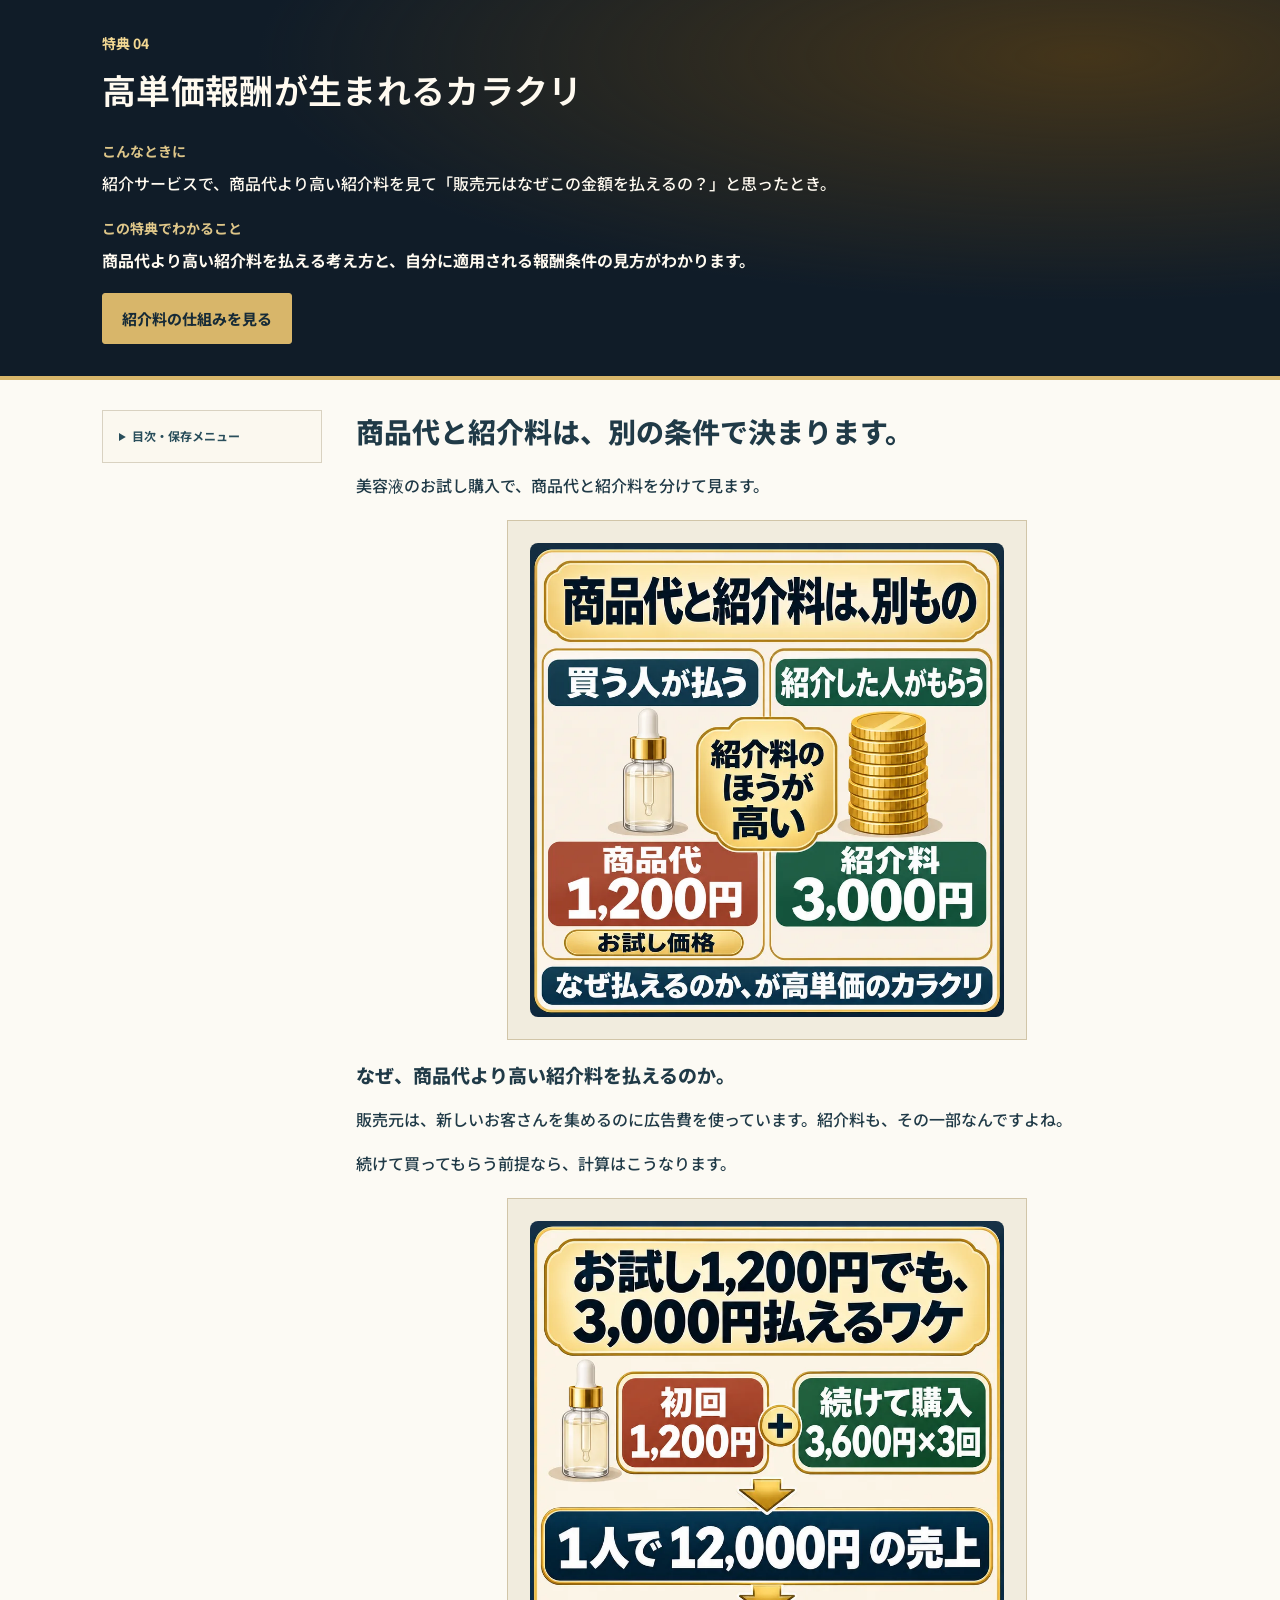
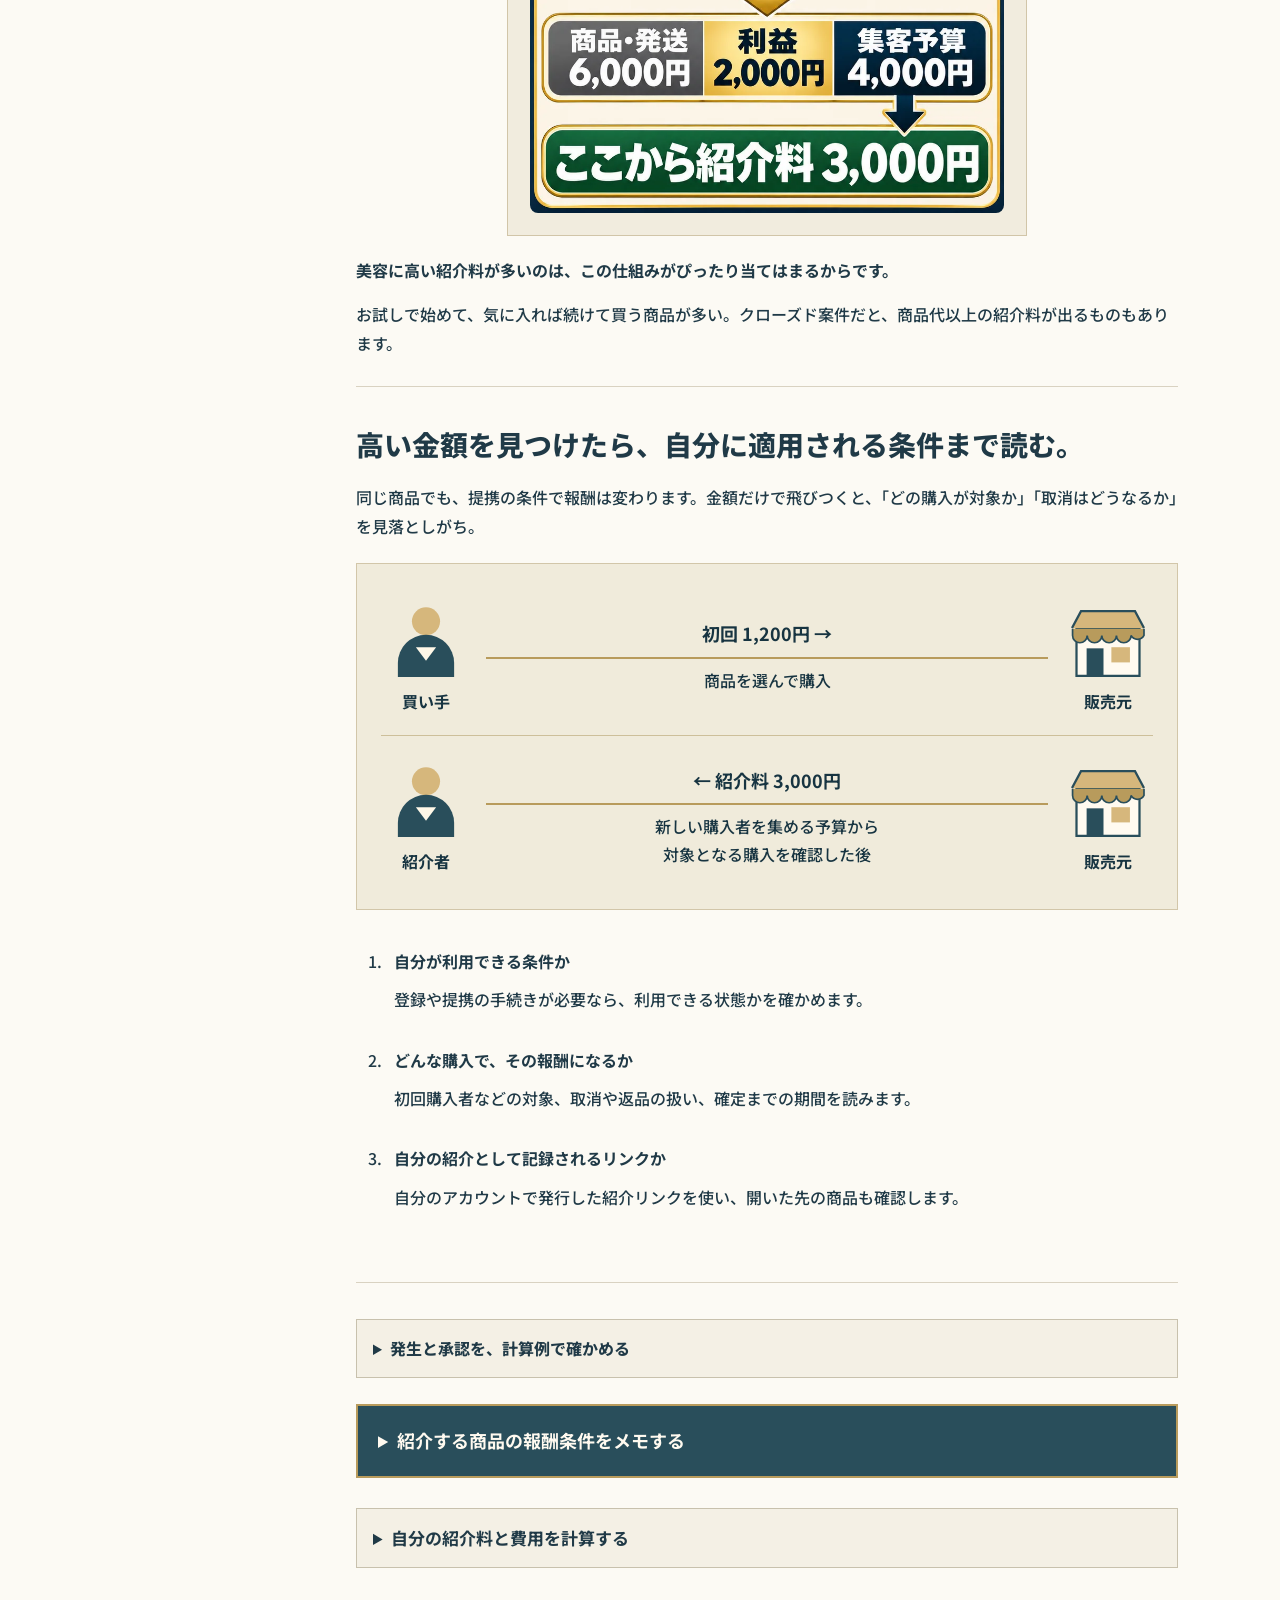
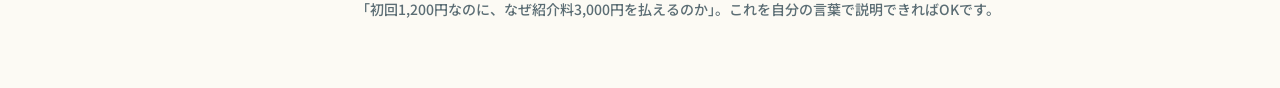
<file: 04.html>
<!DOCTYPE html>

<html lang="ja"><head><meta charset="utf-8"/><meta content="noindex" name="robots"/><meta content="width=device-width,initial-scale=1" name="viewport"/><link href="data:," rel="icon"/><title>高単価報酬が生まれるカラクリ｜参加特典</title><link href="bonus.css?v=d87d054164" rel="stylesheet"/><style id="standalone-bonus-layout">html{scroll-padding-top:24px}.bonus-aside{top:24px}</style></head><body class="bonus-page v35 v37 v38 v39 v40 v41 v42 v43 v44 v45" data-volume="04"><header class="bonus-hero"><div class="bonus-hero-inner"><div><p class="volume-label">特典 04</p><h1 class="official-bonus-title">高単価報酬が生まれるカラクリ</h1><dl class="d42-intro"><div><dt>こんなときに</dt><dd>紹介サービスで、商品代より高い紹介料を見て「販売元はなぜこの金額を払えるの？」と思ったとき。</dd></div><div><dt>この特典でわかること</dt><dd>商品代より高い紹介料を払える考え方と、自分に適用される報酬条件の見方がわかります。</dd></div></dl><div class="hero-buttons"><a class="primary" href="#finished">紹介料の仕組みを見る</a></div></div></div></header><main class="bonus-layout"><aside class="bonus-aside"><details class="v38-tool-menu"><summary>目次・保存メニュー</summary><nav aria-label="この資料の目次"><strong>この特典を使う</strong><a href="#finished">完成例を見る</a><a href="#practice">自分の材料で使う</a><a href="#calculate">発生・承認・費用を計算</a></nav><a class="download-link" download="" href="downloads/04_使い方と記入例.txt">使い方と記入欄を保存</a></details></aside><article><section class="v35-section d39-section d40-section" id="finished"><header><h2>商品代と紹介料は、別の条件で決まります。</h2></header><p>美容液のお試し購入で、商品代と紹介料を分けて見ます。</p><figure class="v56-figure" style="width:100%;max-width:520px;margin:20px auto;"><img alt="買う人が払う商品代はお試し1,200円。紹介した人がもらう紹介料は3,000円。商品代と紹介料は別もの。" decoding="async" height="900" loading="lazy" src="assets/v59/v59_04_price.webp" style="display:block;width:100%;height:auto;border-radius:8px;" width="900"/></figure><h3>なぜ、商品代より高い紹介料を払えるのか。</h3><p>販売元は、新しいお客さんを集めるのに広告費を使っています。紹介料も、その一部なんですよね。</p><p>続けて買ってもらう前提なら、計算はこうなります。</p><figure class="v56-figure" style="width:100%;max-width:520px;margin:20px auto;"><img alt="初回1,200円と続けて3,600円を3回で、1人12,000円の売上。商品・発送6,000円、利益2,000円、集客予算4,000円。この集客予算から紹介料3,000円を払う。" decoding="async" height="1125" loading="lazy" src="assets/v59/v59_04_ltv.webp" style="display:block;width:100%;height:auto;border-radius:8px;" width="900"/></figure><p><strong>美容に高い紹介料が多いのは、この仕組みがぴったり当てはまるからです。</strong></p><p>お試しで始めて、気に入れば続けて買う商品が多い。クローズド案件だと、商品代以上の紹介料が出るものもあります。</p></section><section class="v35-section d39-section d40-section" id="lesson-1"><header><h2>高い金額を見つけたら、自分に適用される条件まで読む。</h2></header><p>同じ商品でも、提携の条件で報酬は変わります。金額だけで飛びつくと、「どの購入が対象か」「取消はどうなるか」を見落としがち。</p><figure aria-label="買い手は販売元へ初回1200円を支払い、紹介者へは販売元の新しい購入者を集める予算から条件達成と承認後に3000円が支払われる" class="d39 d40" data-diagram="three-party-payment-timing"><div class="d40-payment"><div><svg aria-hidden="true" class="d39-object" viewbox="0 0 160 145"><circle cx="80" cy="34" fill="#d6b77c" r="25"></circle><path d="M30 133v-25a50 50 0 01100 0v25" fill="#294e5b"></path><path d="M62 80l18 24 18-24" fill="#fff8e8"></path></svg><b>買い手</b></div><div class="d40-pay-arrow"><b>初回 1,200円 →</b><span>商品を選んで購入</span></div><div><svg aria-hidden="true" class="d39-object" viewbox="0 0 160 145"><path d="M24 46h112v85H24z" fill="#fffaf0" stroke="#294e5b" stroke-width="4"></path><path d="M16 46l16-30h96l16 30" fill="#d6b77c" stroke="#294e5b" stroke-width="4"></path><path d="M17 47v12a13 13 0 0026 0 13 13 0 0026 0 13 13 0 0026 0 13 13 0 0026 0 13 13 0 0023 0V47" fill="#b89b5c" stroke="#294e5b" stroke-width="3"></path><rect fill="#294e5b" height="49" width="30" x="42" y="82"></rect><rect fill="#d6b77c" height="27" width="33" x="86" y="80"></rect></svg><b>販売元</b></div></div><div class="d40-payment lower"><div><svg aria-hidden="true" class="d39-object" viewbox="0 0 160 145"><circle cx="80" cy="34" fill="#d6b77c" r="25"></circle><path d="M30 133v-25a50 50 0 01100 0v25" fill="#294e5b"></path><path d="M62 80l18 24 18-24" fill="#fff8e8"></path></svg><b>紹介者</b></div><div class="d40-pay-arrow"><b>← 紹介料 3,000円</b><span>新しい購入者を集める予算から<br/>対象となる購入を確認した後</span></div><div><svg aria-hidden="true" class="d39-object" viewbox="0 0 160 145"><path d="M24 46h112v85H24z" fill="#fffaf0" stroke="#294e5b" stroke-width="4"></path><path d="M16 46l16-30h96l16 30" fill="#d6b77c" stroke="#294e5b" stroke-width="4"></path><path d="M17 47v12a13 13 0 0026 0 13 13 0 0026 0 13 13 0 0026 0 13 13 0 0026 0 13 13 0 0023 0V47" fill="#b89b5c" stroke="#294e5b" stroke-width="3"></path><rect fill="#294e5b" height="49" width="30" x="42" y="82"></rect><rect fill="#d6b77c" height="27" width="33" x="86" y="80"></rect></svg><b>販売元</b></div></div></figure><ol class="v49-ai-route"><li><b>自分が利用できる条件か</b><span>登録や提携の手続きが必要なら、利用できる状態かを確かめます。</span></li><li><b>どんな購入で、その報酬になるか</b><span>初回購入者などの対象、取消や返品の扱い、確定までの期間を読みます。</span></li><li><b>自分の紹介として記録されるリンクか</b><span>自分のアカウントで発行した紹介リンクを使い、開いた先の商品も確認します。</span></li></ol></section><details class="v35-more"><summary>発生と承認を、計算例で確かめる</summary><section class="v35-section d39-section" id="settlement-example"><header><h2>購入が記録された5件と、報酬が認められた3件を分ける。</h2></header><figure aria-label="購入が5件記録され、販売元が条件を満たした購入だと確認した3件に、一件3000円の紹介料が認められ9000円となる例。" class="d39" data-diagram="occurred-approved"><div class="d39-settlement"><div><span>購入の記録（発生）</span><div class="d39-five"><i></i><i></i><i></i><i></i><i></i></div><b>5件</b></div><div class="d39-arrow"><span>販売元が条件を確認</span><b aria-hidden="true">↓</b></div><div><span>報酬の対象だと確認（承認）</span><div class="d39-five"><i></i><i></i><i></i><i class="not-approved"></i><i class="not-approved"></i></div><b>3件</b></div><div class="d39-calc-expression"><span>単価3,000円 × 承認3件</span><strong>確定額 9,000円</strong></div></div></figure><p>購入が記録されるのが「発生」、販売元が確認して認めるのが「承認」。発生した分が全部入るわけではないので、分けて見てください。</p></section></details><section aria-label="自分の案件の条件メモを作る" class="practice v35-practice d39-practice-open" id="practice"><details class="d39-workbench" id="workbench-04"><summary>紹介する商品の報酬条件をメモする</summary><form data-tool="offer" data-volume="04"><div class="form-toolbar"><button class="secondary" data-example="" type="button">記入例を入れる</button><button class="quiet" data-clear="" type="button">入力を空にする</button></div><div class="form-guide">「記入例を入れる」で美容液の条件メモを試せます。自分の商品で使うときは、報酬額・対象になる購入・取消や返品の扱いを調べて、確認したページと日付も残しておいてください。確認できない条件は「まだ確認すること」に残しておけばOK。「入力をまとめる」を押して「テキストで保存」すれば、ファイルで残せます。</div><div class="v32-extra-fields"><h3>使う紹介サービスを確認する</h3><label class="field"><span>登録した紹介サービス・利用できるか・リンクを確認した日<small>自分の紹介リンクを開き、紹介する商品に移るか確かめます。</small></span><textarea data-v32-field="登録した紹介サービス・利用できるか・リンクを確認した日" name="accountMemo" rows="3"></textarea></label></div><label class="field"><span>案件・商品の名前</span><input name="product" type="text" value=""/></label><label class="field"><span>紹介料の金額・料率と、その金額になる条件</span><input name="reward" type="text" value=""/></label><label class="field"><span>購入・申込など、何をすると紹介料の対象になる？</span><textarea name="conversion" rows="3"></textarea></label><label class="field"><span>初回購入者など、紹介料の対象者</span><input name="target" type="text" value=""/></label><label class="field"><span>報酬が認められる条件・取消や返品の扱い</span><textarea name="approval" rows="3"></textarea></label><label class="field"><span>購入・送料・定期・解約などの条件</span><textarea name="purchase" rows="3"></textarea></label><label class="field"><span>確認したページと日付</span><textarea name="source" rows="3"></textarea></label><label class="field"><span>まだ確認すること</span><textarea name="unknown" rows="3"></textarea></label><button class="primary" type="submit">入力をまとめる</button><p class="tool-status" data-tool-status="" role="status">入力は使ったブラウザーに残ります。</p><div class="output-panel" hidden=""><h3>作成した内容</h3><div aria-live="polite" class="form-result-review" data-result-review="" hidden=""></div><textarea aria-label="作成した内容" data-output="" rows="12"></textarea><div class="output-actions"><button class="secondary" data-copy="" type="button">コピー</button><button class="secondary" data-download="" type="button">テキストで保存</button></div></div></form></details></section><details class="v35-more d45-optional"><summary>自分の紹介料と費用を計算する</summary><section class="practice v32-calculator" id="calculate"><header><span>発生と確定を分けて計算する</span><h2>承認された額から、費用を引く。</h2><p>最初は計算例の数字が入っています。自分の報酬や件数、費用に替えれば、そのまま計算できます。</p></header><div data-reward-calculator=""><div class="v32-calc-inputs"><label class="field"><span>承認1件あたりの紹介料（円）</span><input min="0" name="unit" type="number" value="3000"/></label><label class="field"><span>発生件数</span><input min="0" name="occurred" step="1" type="number" value="5"/></label><label class="field"><span>承認件数</span><input min="0" name="approved" step="1" type="number" value="3"/></label><label class="field"><span>差し引く制作費・広告費など（円）</span><input min="0" name="cost" type="number" value="1000"/></label></div><p class="tool-status" data-calc-status="" role="status"></p><dl class="v32-calc-results"><div><dt>発生額</dt><dd data-calc="occurred">—</dd></div><div><dt>確定額</dt><dd data-calc="approved">—</dd></div><div><dt>確定額 − 記入した費用</dt><dd data-calc="balance">—</dd></div></dl><p class="v32-note">表示は、確定した紹介料から記入した費用を引いた額です。比べるときは、引く費用の種類をそろえてください。</p></div></section></details><p class="v35-finish">「初回1,200円なのに、なぜ紹介料3,000円を払えるのか」。これを自分の言葉で説明できればOKです。</p></article></main><script src="bonus-data.js?v=2ef6ef15f8"></script><script src="bonus.js?v=7073538337"></script></body></html>
</file>
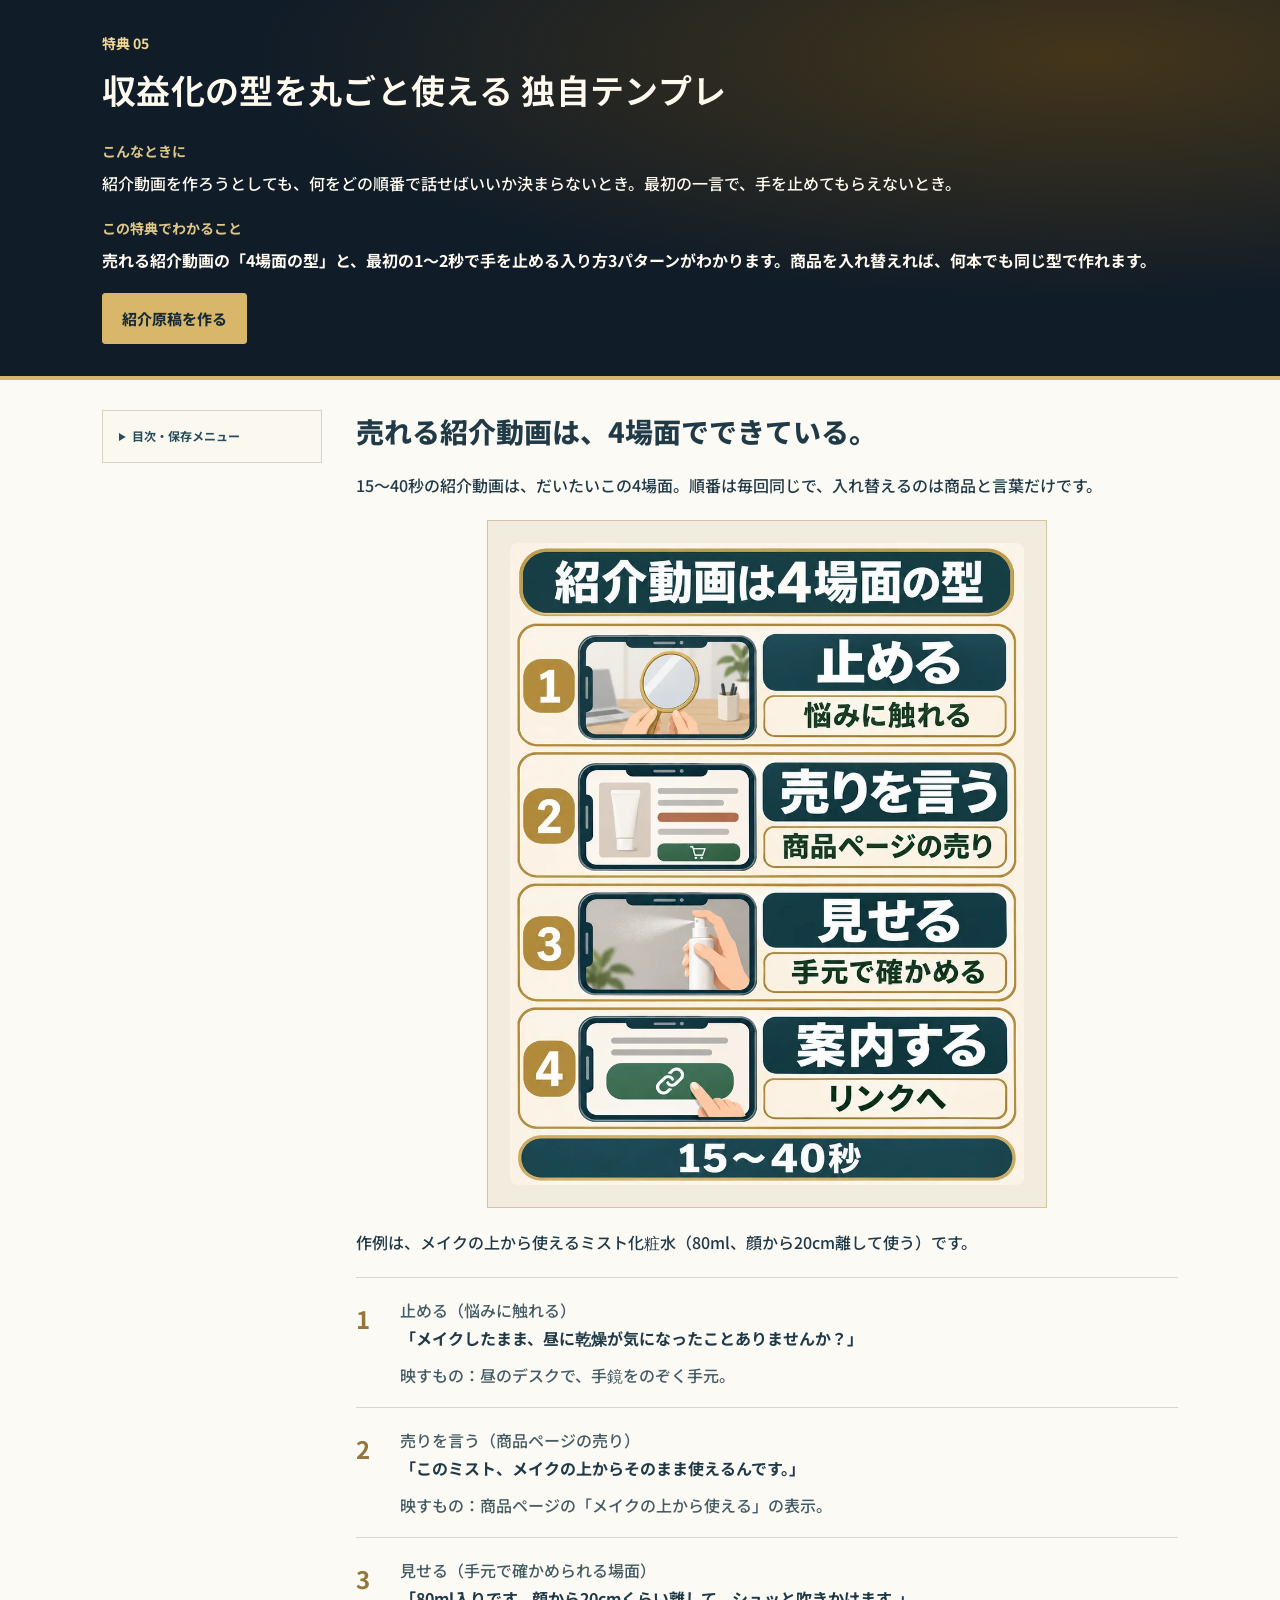
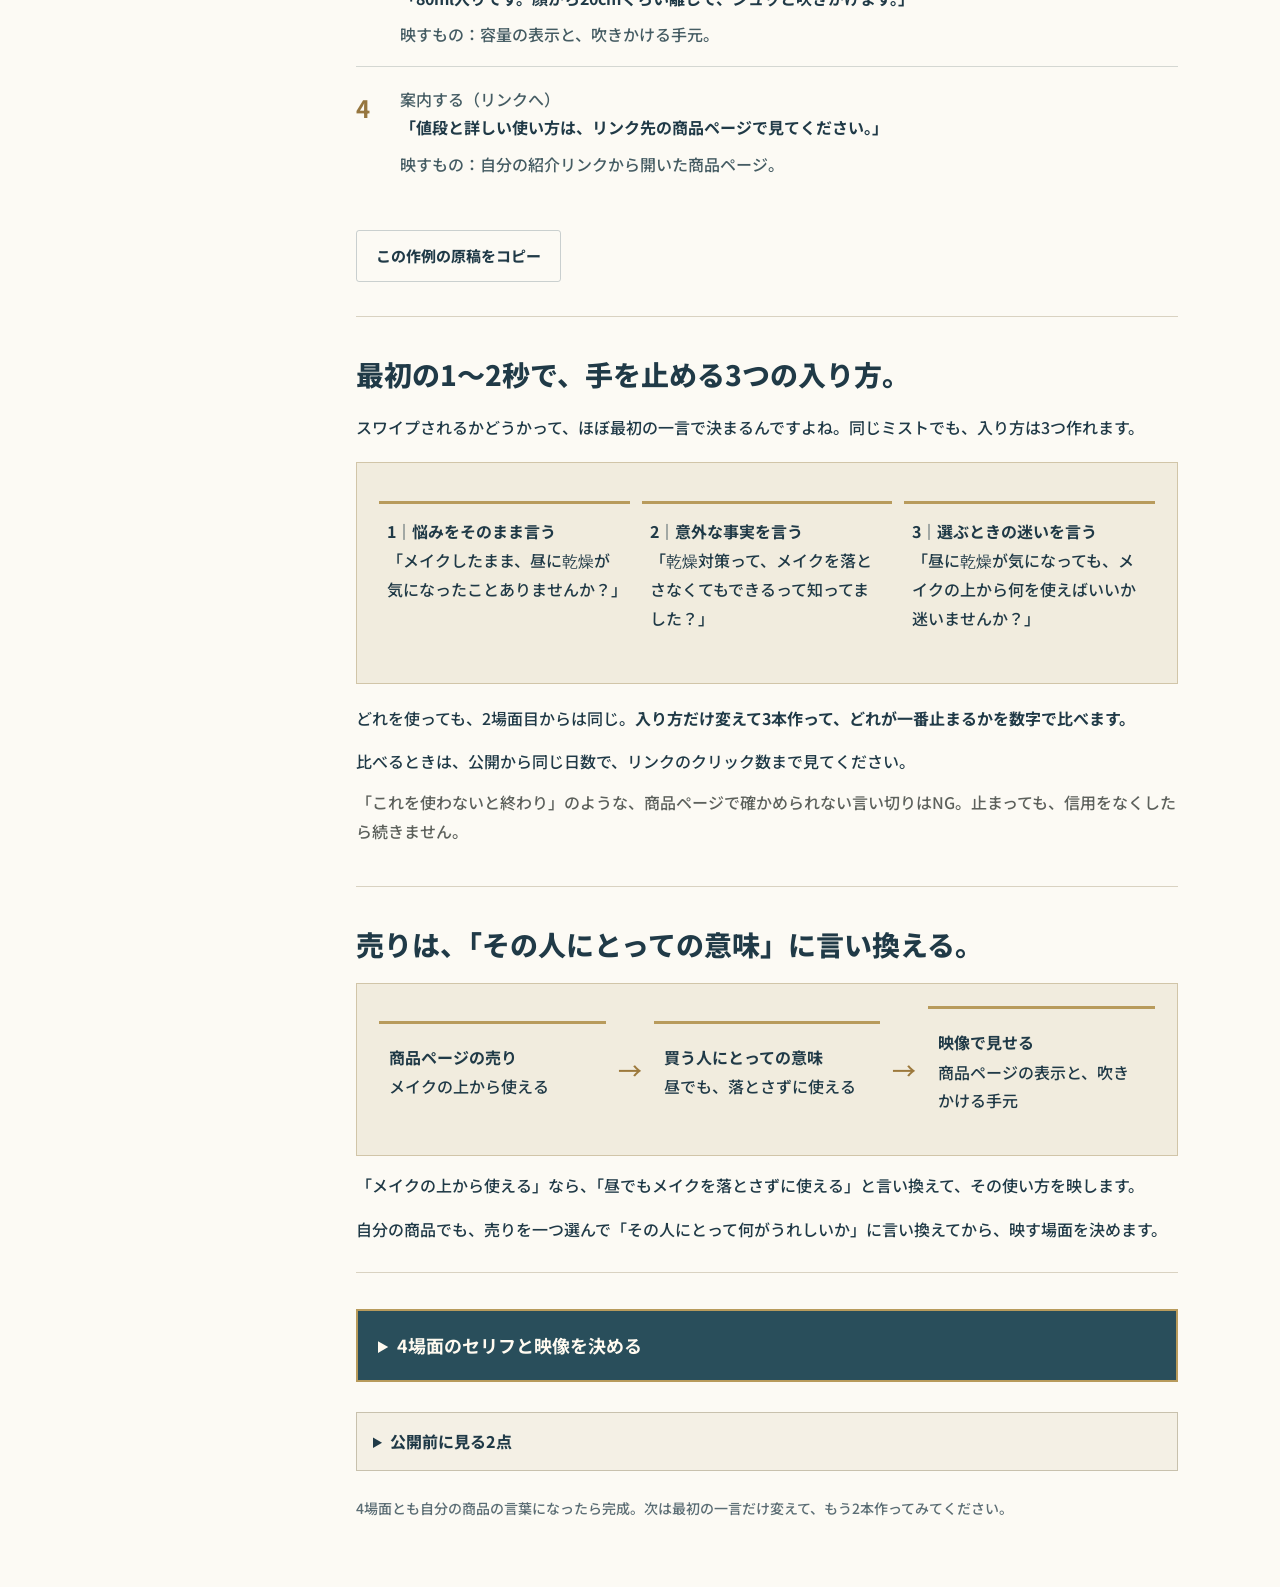
<file: 05.html>
<!DOCTYPE html>

<html lang="ja"><head><meta charset="utf-8"/><meta content="noindex" name="robots"/><meta content="width=device-width,initial-scale=1" name="viewport"/><link href="data:," rel="icon"/><title>収益化の型を丸ごと使える 独自テンプレ｜参加特典</title><link href="bonus.css?v=d87d054164" rel="stylesheet"/><style id="standalone-bonus-layout">html{scroll-padding-top:24px}.bonus-aside{top:24px}</style></head><body class="bonus-page v35 v37 v38 v39 v40 v41 v42 v43 v44 v45 v47" data-volume="05"><header class="bonus-hero"><div class="bonus-hero-inner"><div><p class="volume-label">特典 05</p><h1 class="official-bonus-title">収益化の型を丸ごと使える 独自テンプレ</h1><dl class="d42-intro"><div><dt>こんなときに</dt><dd>紹介動画を作ろうとしても、何をどの順番で話せばいいか決まらないとき。最初の一言で、手を止めてもらえないとき。</dd></div><div><dt>この特典でわかること</dt><dd>売れる紹介動画の「4場面の型」と、最初の1〜2秒で手を止める入り方3パターンがわかります。商品を入れ替えれば、何本でも同じ型で作れます。</dd></div></dl><div class="hero-buttons"><a class="primary" href="#practice">紹介原稿を作る</a></div></div></div></header><main class="bonus-layout"><aside class="bonus-aside"><details class="v38-tool-menu"><summary>目次・保存メニュー</summary><nav aria-label="この資料の目次"><strong>この特典を使う</strong><a href="#finished">4場面の型</a><a href="#lesson-hook">最初の一言3パターン</a><a href="#lesson-1">売りの伝え方</a><a href="#practice">自分の商品で作る</a></nav><a class="download-link" download="" href="downloads/05_使い方と記入例.txt">使い方と記入欄を保存</a></details></aside><article><section class="v35-section d39-section" id="finished"><header><h2>売れる紹介動画は、4場面でできている。</h2></header><p>15〜40秒の紹介動画は、だいたいこの4場面。順番は毎回同じで、入れ替えるのは商品と言葉だけです。</p><figure class="v56-figure" style="width:100%;max-width:560px;margin:20px auto;"><img alt="紹介動画の4場面の型。1 止める、2 売りを言う、3 見せる、4 案内する。メイクの上から使えるミスト化粧水の例。" decoding="async" height="1125" src="assets/v56/v56_05_four.webp" style="display:block;width:100%;height:auto;border-radius:8px;" width="900"/></figure><p>作例は、メイクの上から使えるミスト化粧水（80ml、顔から20cm離して使う）です。</p><ol class="v49-script"><li><b>1</b><div><span>止める（悩みに触れる）</span><p>「メイクしたまま、昼に乾燥が気になったことありませんか？」</p><span>映すもの：昼のデスクで、手鏡をのぞく手元。</span></div></li><li><b>2</b><div><span>売りを言う（商品ページの売り）</span><p>「このミスト、メイクの上からそのまま使えるんです。」</p><span>映すもの：商品ページの「メイクの上から使える」の表示。</span></div></li><li><b>3</b><div><span>見せる（手元で確かめられる場面）</span><p>「80ml入りです。顔から20cmくらい離して、シュッと吹きかけます。」</p><span>映すもの：容量の表示と、吹きかける手元。</span></div></li><li><b>4</b><div><span>案内する（リンクへ）</span><p>「値段と詳しい使い方は、リンク先の商品ページで見てください。」</p><span>映すもの：自分の紹介リンクから開いた商品ページ。</span></div></li></ol><button class="button secondary v38-copy-example" data-v38-design-example="" type="button">この作例の原稿をコピー</button><span class="tool-status" data-v38-example-status="" role="status"></span></section><section class="v35-section d39-section" id="lesson-hook"><header><h2>最初の1〜2秒で、手を止める3つの入り方。</h2></header><p>スワイプされるかどうかって、ほぼ最初の一言で決まるんですよね。同じミストでも、入り方は3つ作れます。</p><figure aria-label="手を止める3つの入り方。1、悩みをそのまま言う。2、意外な事実を言う。3、選ぶときの迷いを言う。" data-diagram="three-hooks" style="margin:20px 0;"><ol style="display:grid;grid-template-columns:repeat(auto-fit,minmax(170px,1fr));gap:12px;padding:0;list-style:none;"><li style="border-top:3px solid #b89b5c;padding:12px 8px;"><b>1｜悩みをそのまま言う</b><p>「メイクしたまま、昼に乾燥が気になったことありませんか？」</p></li><li style="border-top:3px solid #b89b5c;padding:12px 8px;"><b>2｜意外な事実を言う</b><p>「乾燥対策って、メイクを落とさなくてもできるって知ってました？」</p></li><li style="border-top:3px solid #b89b5c;padding:12px 8px;"><b>3｜選ぶときの迷いを言う</b><p>「昼に乾燥が気になっても、メイクの上から何を使えばいいか迷いませんか？」</p></li></ol></figure><p>どれを使っても、2場面目からは同じ。<strong>入り方だけ変えて3本作って、どれが一番止まるかを数字で比べます。</strong></p><p>比べるときは、公開から同じ日数で、リンクのクリック数まで見てください。</p><p class="d39-note">「これを使わないと終わり」のような、商品ページで確かめられない言い切りはNG。止まっても、信用をなくしたら続きません。</p></section><section class="v35-section d39-section d40-section" id="lesson-1"><header><h2>売りは、「その人にとっての意味」に言い換える。</h2></header><figure aria-label="メイクの上から使えるという売りは、昼でもメイクを落とさずに使えるという意味になる。映像では商品ページの表示と吹きかける手元を映す。" class="v49-trial" data-diagram="feature-vs-buyer-answer"><div><b>商品ページの売り</b><p>メイクの上から使える</p></div><i aria-hidden="true">→</i><div><b>買う人にとっての意味</b><p>昼でも、落とさずに使える</p></div><i aria-hidden="true">→</i><div><b>映像で見せる</b><p>商品ページの表示と、吹きかける手元</p></div></figure><p>「メイクの上から使える」なら、「昼でもメイクを落とさずに使える」と言い換えて、その使い方を映します。</p><p>自分の商品でも、売りを一つ選んで「その人にとって何がうれしいか」に言い換えてから、映す場面を決めます。</p></section><section aria-label="自分の商品で、4場面を入力する" class="practice v35-practice d39-practice-open" id="practice"><details class="d39-workbench" id="workbench-05"><summary>4場面のセリフと映像を決める</summary><form data-tool="design" data-volume="05"><div class="form-toolbar"><button class="secondary" data-example="" type="button">記入例を入れる</button><button class="quiet" data-clear="" type="button">入力を空にする</button></div><div class="form-guide">商品が決まっていない人は「記入例を入れる」でミスト化粧水の作例を試せます。自分の商品で作るときは「入力を空にする」を押して、1〜4のセリフと映すものを書いてください。</div><div data-v43-backing="" hidden=""><input name="speech1" type="hidden" value=""/><input name="shot1" type="hidden" value=""/><input name="speech2" type="hidden" value=""/><input name="shot2" type="hidden" value=""/><input name="speech3" type="hidden" value=""/><input name="shot3" type="hidden" value=""/><input name="speech4" type="hidden" value=""/><input name="shot4" type="hidden" value=""/></div><div class="d43-quick"><label><span>直す場面を一つ選ぶ</span><select aria-label="直す場面" data-v43-role=""><option value="1">1 止める（悩みに触れる）</option><option value="2">2 売りを言う</option><option value="3">3 見せる</option><option value="4">4 案内する</option></select></label><label><span>この場面で話すセリフ</span><textarea data-v43-speech="" rows="3"></textarea></label><label><span>この場面で映すもの</span><textarea data-v43-shot="" rows="3"></textarea></label></div><h3>いまの4場面を通して読む</h3><div aria-live="polite" class="d43-plan-preview" data-v43-preview=""></div><details class="v35-more" data-d42-support=""><summary>見る人・商品情報・映像の出どころ</summary><label class="field"><span>紹介する商品</span><input name="product" type="text" value=""/></label><label class="field"><span>どんな人が、この商品を選ぶ？</span><input name="audience" type="text" value=""/></label><label class="field"><span>いつ、どこで、何をしたい？</span><textarea name="scene" rows="3"></textarea></label><label class="field"><span>確認した商品の仕様</span><textarea name="facts" rows="3"></textarea></label><label class="field"><span>仕様を調べたページと、映像の出どころ</span><input name="source" type="text" value=""/></label><label class="field"><span>その仕様で、使う人のどの疑問に答えられる？</span><textarea name="reason" rows="3"></textarea></label><label class="field"><span>商品ページで確認してもらうこと</span><textarea name="destination" rows="3"></textarea></label></details><button class="primary" type="submit">4場面の原稿をまとめる</button><p class="tool-status" data-tool-status="" role="status">「4場面の原稿をまとめる」を押すと、セリフと映すものが表示されます。ファイルに残すときは「テキストで保存」を押します。入力は使ったブラウザーに残ります。</p><div class="output-panel" hidden=""><h3>作成した内容</h3><div aria-live="polite" class="form-result-review" data-result-review="" hidden=""></div><textarea aria-label="作成した内容" data-output="" rows="12"></textarea><div class="output-actions"><button class="secondary" data-copy="" type="button">コピー</button><button class="secondary" data-download="" type="button">テキストで保存</button></div></div></form></details></section><details class="v35-more"><summary>公開前に見る2点</summary><p>原稿の商品名・売り・使い方が、商品ページと合っているか。セリフが、各場面の映像で伝わるか。</p></details><p class="v35-finish">4場面とも自分の商品の言葉になったら完成。次は最初の一言だけ変えて、もう2本作ってみてください。</p></article></main><script src="bonus-data.js?v=2ef6ef15f8"></script><script src="bonus.js?v=7073538337"></script></body></html>
</file>
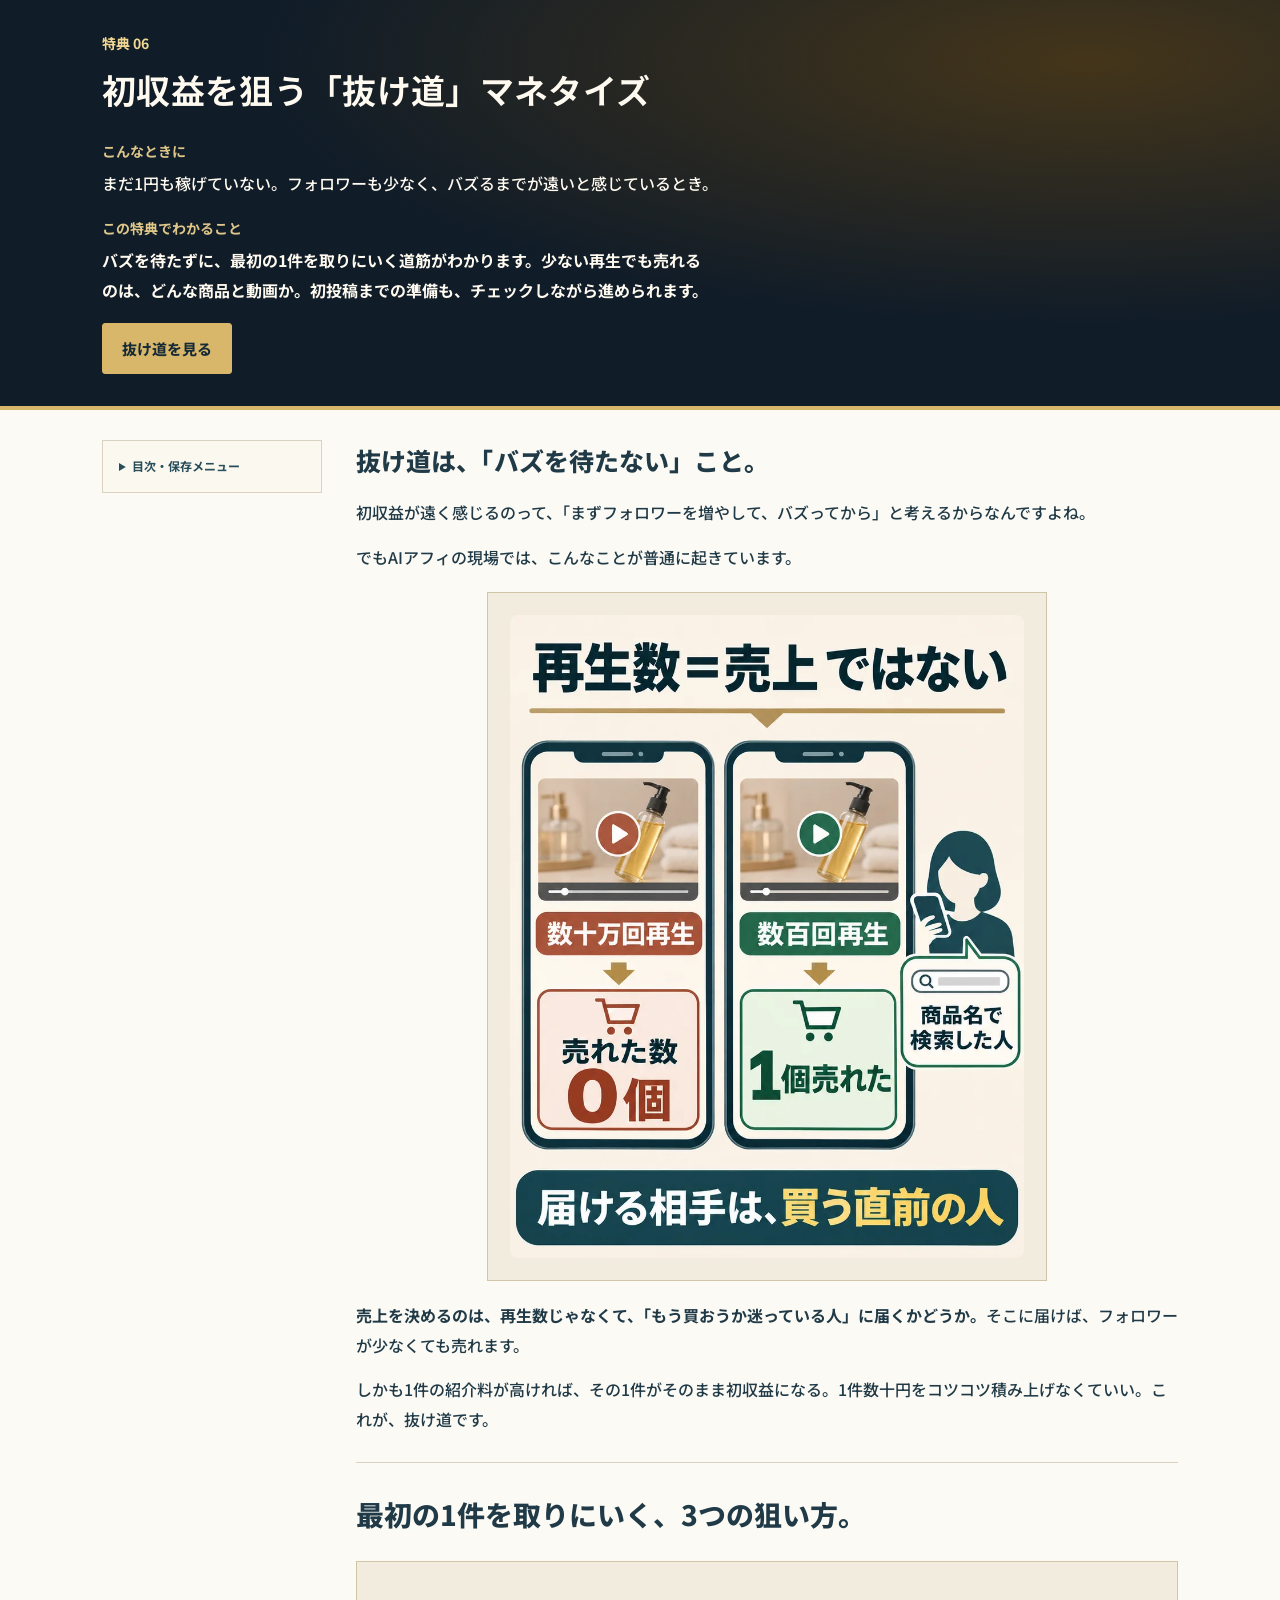
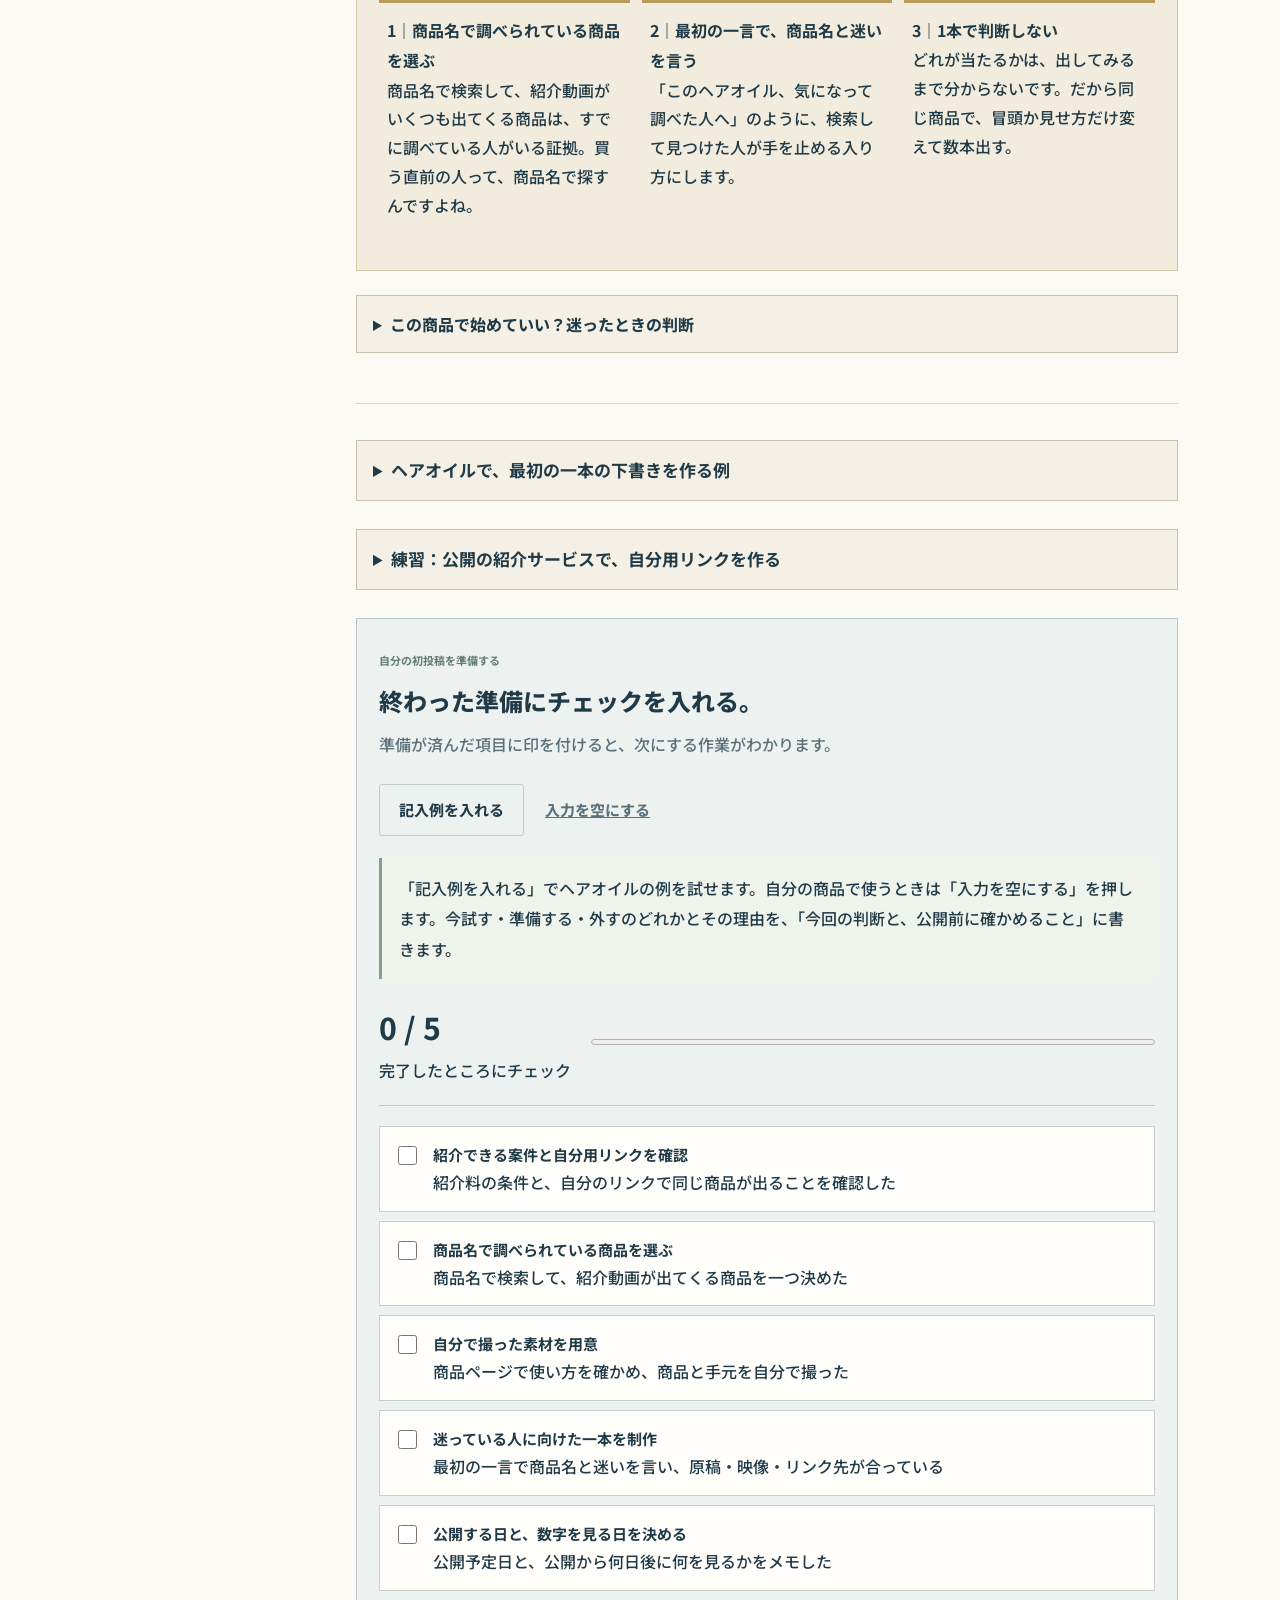
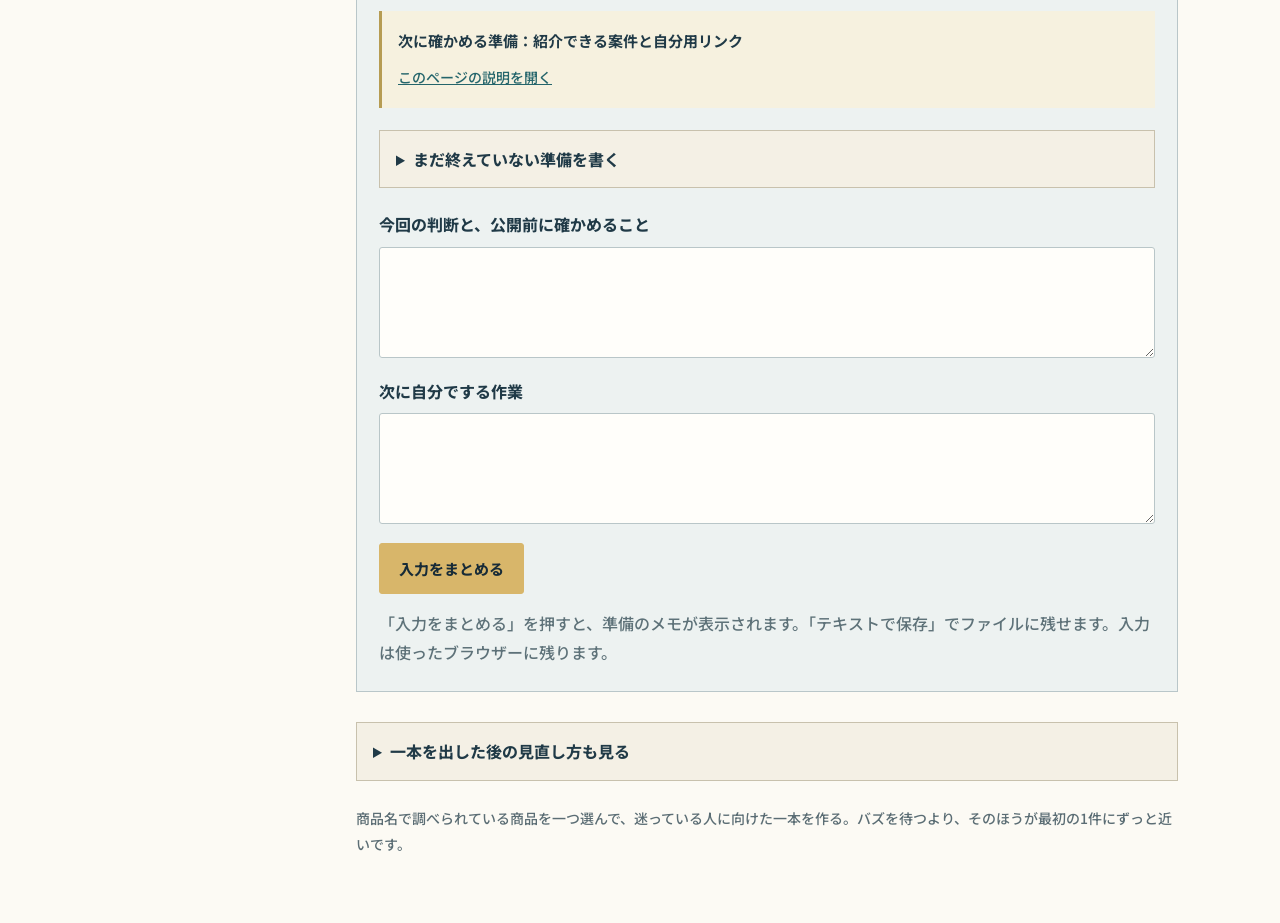
<file: 06.html>
<!DOCTYPE html>

<html lang="ja"><head><meta charset="utf-8"/><meta content="noindex" name="robots"/><meta content="width=device-width,initial-scale=1" name="viewport"/><link href="data:," rel="icon"/><title>初収益を狙う「抜け道」マネタイズ｜参加特典</title><link href="bonus.css?v=d87d054164" rel="stylesheet"/><style id="standalone-bonus-layout">html{scroll-padding-top:24px}.bonus-aside{top:24px}</style></head><body class="bonus-page v35 v37 v38 v39 v40 v41 v42 v43 v44 v45 v46" data-volume="06"><header class="bonus-hero"><div class="bonus-hero-inner"><div><p class="volume-label">特典 06</p><h1 class="official-bonus-title"><span class="d45-title-phrase">初収益を狙う</span><wbr/><span class="d45-title-phrase">「抜け道」マネタイズ</span></h1><dl class="d42-intro"><div><dt>こんなときに</dt><dd>まだ1円も稼げていない。フォロワーも少なく、バズるまでが遠いと感じているとき。</dd></div><div><dt>この特典でわかること</dt><dd>バズを待たずに、最初の1件を取りにいく道筋がわかります。少ない再生でも売れるのは、どんな商品と動画か。初投稿までの準備も、チェックしながら進められます。</dd></div></dl><div class="hero-buttons"><a class="primary" href="#start-here">抜け道を見る</a></div></div></div></header><main class="bonus-layout"><aside class="bonus-aside"><details class="v38-tool-menu"><summary>目次・保存メニュー</summary><nav aria-label="この資料の目次"><strong>この特典を使う</strong><a href="#start-here">抜け道を見る</a><a href="#three-picks">最初の1件の狙い方</a><a href="#practice">初投稿を準備する</a></nav><a class="download-link" download="" href="downloads/06_使い方と記入例.txt">使い方と記入欄を保存</a></details></aside><article><section class="v35-section d45-section" id="start-here"><header><h2>抜け道は、「バズを待たない」こと。</h2></header><p>初収益が遠く感じるのって、「まずフォロワーを増やして、バズってから」と考えるからなんですよね。</p><p>でもAIアフィの現場では、こんなことが普通に起きています。</p><figure class="v56-figure" style="width:100%;max-width:560px;margin:20px auto;"><img alt="再生数と売上は別。数十万回再生で売れた数0個のスマホと、数百回再生で1個売れたスマホ。売れた側には商品名で検索した人がいる。届ける相手は、買う直前の人。" decoding="async" height="1125" src="assets/v59/v59_06_views.webp" style="display:block;width:100%;height:auto;border-radius:8px;" width="900"/></figure><p><strong>売上を決めるのは、再生数じゃなくて、「もう買おうか迷っている人」に届くかどうか。</strong>そこに届けば、フォロワーが少なくても売れます。</p><p>しかも1件の紹介料が高ければ、その1件がそのまま初収益になる。1件数十円をコツコツ積み上げなくていい。これが、抜け道です。</p></section><section class="v35-section d39-section" id="three-picks"><header><h2>最初の1件を取りにいく、3つの狙い方。</h2></header><figure aria-label="1、商品名で調べられている商品を選ぶ。2、最初の一言で、商品名と迷いを言う。3、1本で判断しない。同じ商品で冒頭か見せ方だけ変えて数本出す。" data-diagram="three-picks-first-sale" style="margin:24px 0;">
<ol style="display:grid;grid-template-columns:repeat(auto-fit,minmax(170px,1fr));gap:12px;padding:0;list-style:none;">
<li style="border-top:3px solid #b89b5c;padding:12px 8px;"><b>1｜商品名で調べられている商品を選ぶ</b><p>商品名で検索して、紹介動画がいくつも出てくる商品は、すでに調べている人がいる証拠。買う直前の人って、商品名で探すんですよね。</p></li>
<li style="border-top:3px solid #b89b5c;padding:12px 8px;"><b>2｜最初の一言で、商品名と迷いを言う</b><p>「このヘアオイル、気になって調べた人へ」のように、検索して見つけた人が手を止める入り方にします。</p></li>
<li style="border-top:3px solid #b89b5c;padding:12px 8px;"><b>3｜1本で判断しない</b><p>どれが当たるかは、出してみるまで分からないです。だから同じ商品で、冒頭か見せ方だけ変えて数本出す。</p></li>
</ol></figure><details class="v35-more"><summary>この商品で始めていい？迷ったときの判断</summary><figure aria-label="今試す：商品名で調べられていて、手元で撮れて、紹介できる案件がある。準備する：撮れるが、紹介できる案件か分からない。外す：商品ページにない効果を言わないと成り立たない。" class="v49-branches" data-diagram="try-prepare-drop"><div><b class="v49-take">今試す</b><h3>調べられていて、手元で撮れる</h3><p>商品名で紹介動画が出てくる。商品が手元にあり、紹介できる案件と自分のリンクもある。</p><strong>迷っている人へ、<span class="d45-title-phrase">一本作る</span></strong></div><div><b class="v49-hold">準備する</b><h3>撮れるが、案件が分からない</h3><p>紹介料の対象になる商品か、まだ分からない。</p><strong>下書きを保存し、案件とリンクを確認</strong></div><div><b class="v49-drop">外す</b><h3>効果を盛らないと成り立たない</h3><p>商品ページにない効果や、試していない使い心地は、AIが書いた文でも使わないでください。</p><strong>言える<span class="d45-title-phrase">事実だけで作る</span></strong></div></figure></details></section><details class="v35-more d45-optional" id="first-video-example"><summary>ヘアオイルで、最初の一本の下書きを作る例</summary><section class="v35-section d39-section" id="finished"><header><h2>商品名で調べた人に向けて、一本作る。</h2></header><p class="d39-note">例のヘアオイルは、100mlのポンプ式で、タオルで拭いた髪に使う商品です。</p><div class="d43-finished-card"><b>この一本のセリフと映すもの</b><ol><li>このヘアオイル、気になって調べた人へ。買う前に見てほしいところだけ話します。<small>使う映像：商品を手に取り、名前が読めるように映す。</small></li><li>使うのは、タオルで髪を拭いたあとです。<small>使う映像：商品ページやパッケージの、使い方が書いてある所を映す。</small></li><li>100mlのポンプ式なので、片手で出せます。<small>使う映像：ポンプを押して、手に出す手元。容量の表示も映す。</small></li><li>値段と詳しい使い方は、リンク先の商品ページで見てください。<small>使う映像：自分の紹介リンクから開いた商品ページ。</small></li></ol></div><p>最初の一言で、商品名で調べてきた人を止める。あとは、買う前に知りたい事実だけ見せればいい。盛らなくても、それで十分です。</p><details class="v35-more" id="prep-notes"><summary>公開までの5つの準備</summary><ol class="d42-prep-list"><li><b>紹介できる案件と、自分用リンクを確認</b><p>紹介料の対象になる購入、取消・返品の扱いを読んでおきます。自分のリンクを開いて、原稿と同じ商品が出るかも確かめてください。</p><p>クローズド案件は、扱っている窓口からしか紹介できません。リンクの仕組みだけ先に試すなら、下の楽天の練習を使ってください。</p><a href="#public-link-practice">楽天で自分用リンクを作る練習を見る</a></li><li><b>誰が、何に迷っているかを決める</b><p>この例なら、商品名で調べて「買おうか迷っている人」。その人に、使うタイミング、出し方、容量を伝えます。</p><p>決めること：誰が、買う前に何を知りたいか。</p></li><li><b>セリフと映す素材をそろえる</b><p>商品は自分で撮ります。名前と容量の表示が読めるように、手元も映す。映せない効果や、自分がしていない体験は足さないでください。</p></li><li><b>原稿・映像・リンクを見直す</b><p>原稿の内容が商品ページと合うか、字幕が商品を隠していないか、自分のリンクで紹介した商品が出るか。広告・PRの表示も確認します。</p></li><li><b>公開する日と、数字を見る日を決める</b><p>公開から何日後に数字を見るか、先に決めておきます。承認された件数は、結果が出てから追記すればOKです。</p></li></ol></details></section></details><details class="v35-more d45-optional" id="public-link-practice"><summary>練習：公開の紹介サービスで、自分用リンクを作る</summary><p>登録とリンク作成の流れだけ先に体験したい人向けです。楽天は誰でも使えますが料率が低いので、あくまで練習。手持ちの商品で進めてください。</p><ol><li><a href="https://affiliate.rakuten.co.jp/guides/begin/" rel="noopener noreferrer" target="_blank">公式のはじめ方</a>を開く。楽天IDがあればログイン、なければ無料の楽天会員登録から。画面に出る利用条件を確認します。</li><li><a href="https://affiliate.rakuten.co.jp/guides/link/" rel="noopener noreferrer" target="_blank">公式のリンク作成ガイド</a>にある「利用サイトの登録」へ。紹介に使う公開済みSNSなどを登録します。</li><li>楽天アフィリエイトのキーワード・URL検索で、実際に手元にある商品の名前や型番を検索。同じ商品を選んで「リンクを作成」を開きます。見つからない・紹介対象でない場合は、別の手持ち商品で試します。</li><li>「商品リンクを作成」で商品と料率を確認。「短縮URL」を選び、表示されたURLをコピーして自分用リンクを取得します。</li><li>原稿・映像・リンク先の商品が同じか確認。<a href="https://affiliate.rakuten.co.jp/know-how/susumeru/" rel="noopener noreferrer" target="_blank">公式のSNS掲載例</a>を見て、使うSNSでリンクを置く場所と必要な表示を確かめます。</li></ol><p>楽天では、LINE・DM・メールなど私信でリンクを送るのはNGです。</p><p>実際に投稿するときは、広告だと分かるように「PR」などの表示を添えます。表示が必要となる条件は、<a href="https://affiliate.rakuten.co.jp/guideline/stealth_marketing_regulation/" rel="noopener noreferrer" target="_blank">楽天公式の広告表示ガイド</a>で確認できます。</p><figure class="d46-official-shot"><img alt="楽天アフィリエイト公式ガイドのリンクタイプ選択画面。短縮URLを選ぶ位置。" height="239" src="assets/bonus-v46/楽天公式_短縮URL.png" width="346"/><figcaption>公式ガイドの参考画像。「短縮URL」を選ぶ位置。</figcaption></figure></details><section class="practice v35-practice" id="practice"><header><span>自分の初投稿を準備する</span><h2>終わった準備にチェックを入れる。</h2><p>準備が済んだ項目に印を付けると、次にする作業がわかります。</p></header><form data-tool="route" data-volume="06"><div class="form-toolbar"><button class="secondary" data-example="" type="button">記入例を入れる</button><button class="quiet" data-clear="" type="button">入力を空にする</button></div><div class="form-guide">「記入例を入れる」でヘアオイルの例を試せます。自分の商品で使うときは「入力を空にする」を押します。今試す・準備する・外すのどれかとその理由を、「今回の判断と、公開前に確かめること」に書きます。</div><div class="route-progress"><div><span data-route-count="">0 / 5</span><p>完了したところにチェック</p></div><progress aria-label="完了した段階" max="5" value="0"></progress></div><div class="route-checks" id="checklist"><label><input name="stage0" type="checkbox"/><span><b>紹介できる案件と自分用リンクを確認</b>紹介料の条件と、自分のリンクで同じ商品が出ることを確認した</span></label><label><input name="stage1" type="checkbox"/><span><b>商品名で調べられている商品を選ぶ</b>商品名で検索して、紹介動画が出てくる商品を一つ決めた</span></label><label><input name="stage2" type="checkbox"/><span><b>自分で撮った素材を用意</b>商品ページで使い方を確かめ、商品と手元を自分で撮った</span></label><label><input name="stage3" type="checkbox"/><span><b>迷っている人に向けた一本を制作</b>最初の一言で商品名と迷いを言い、原稿・映像・リンク先が合っている</span></label><label><input name="stage4" type="checkbox"/><span><b>公開する日と、数字を見る日を決める</b>公開予定日と、公開から何日後に何を見るかをメモした</span></label></div><div aria-live="polite" class="route-next" data-route-next=""></div><details class="v35-more"><summary>まだ終えていない準備を書く</summary><div class="v32-extra-fields"><h3>初投稿に必要な準備を書く</h3><label class="field" id="setupMemo"><span>紹介できる案件・自分用リンク</span><textarea data-v32-field="紹介できる案件・自分用リンクの確認" name="setupMemo" rows="3"></textarea></label><label class="field" id="referenceMemo"><span>紹介する商品と、商品名で調べた結果・撮れる映像</span><textarea data-v32-field="紹介する商品と、使える映像" name="referenceMemo" rows="3"></textarea></label><label class="field" id="firstOutline"><span>最初の一本の4場面<small>動画の最初から順に、話すセリフと使う映像を書く。</small></span><textarea data-v32-field="最初の一本の4場面" name="firstOutline" rows="3"></textarea></label><label class="field" id="reviewDate"><span>公開予定日と数字を見る日<small>公開後、何日間の表示やクリックなどを見るかも決めます。</small></span><textarea data-v32-field="公開予定日と数字を見る日" name="reviewDate" rows="3"></textarea></label></div></details><label class="field"><span>今回の判断と、公開前に確かめること</span><textarea name="blocker" rows="3"></textarea></label><label class="field"><span>次に自分でする作業</span><textarea name="next" rows="3"></textarea></label><button class="primary" type="submit">入力をまとめる</button><p class="tool-status" data-tool-status="" role="status">「入力をまとめる」を押すと、準備のメモが表示されます。「テキストで保存」でファイルに残せます。入力は使ったブラウザーに残ります。</p><div class="output-panel" hidden=""><h3>作成した内容</h3><div aria-live="polite" class="form-result-review" data-result-review="" hidden=""></div><textarea aria-label="作成した内容" data-output="" rows="12"></textarea><div class="output-actions"><button class="secondary" data-copy="" type="button">コピー</button><button class="secondary" data-download="" type="button">テキストで保存</button></div></div></form></section><details class="v35-more"><summary>一本を出した後の見直し方も見る</summary><section class="v35-section d39-section d40-section" id="after-first-post"><header><h2>2本目で変えるのは、最初の一言だけ。</h2></header><p class="d39-note">同じヘアオイルで、2本目を作る場合です。</p><figure aria-label="ヘアオイルの紹介動画を投稿。表示・クリック・購入を記録し、報酬は結果が分かってから追記する。2本目は撮った映像をそのまま使い、最初の一言だけ変える。" class="d39 d40" data-diagram="publish-observe-retry"><div class="d40-cycle"><div><svg aria-hidden="true" class="d39-object" viewbox="0 0 160 145"><rect fill="#294e5b" height="104" rx="10" width="136" x="12" y="20"></rect><path d="M62 47l47 25-47 27z" fill="#dfc68c"></path><path d="M20 10h16m10 0h16m10 0h16m10 0h16m10 0h16M20 134h16m10 0h16m10 0h16m10 0h16m10 0h16" stroke="#b89b5c" stroke-width="5"></path></svg><b>紹介動画を一本投稿</b><span>商品名で調べた人へ、使い方と容量を見せる</span></div><i>↓</i><div><svg aria-hidden="true" class="d39-object" viewbox="0 0 160 145"><path d="M36 6h63l28 28v98H36z" fill="#fffaf0" stroke="#294e5b" stroke-width="4"></path><path d="M99 6v28h28" fill="#dfcb96" stroke="#294e5b" stroke-width="4"></path><path d="M50 52h63M50 68h63M50 84h49M50 100h55" stroke="#b89b5c" stroke-width="5"></path></svg><b>反応を記録</b><span>表示・クリック・購入の記録。報酬の結果は後から追記</span></div><i>↓</i><div><svg aria-hidden="true" class="d39-object" viewbox="0 0 160 145"><circle cx="80" cy="72" fill="#2c6551" r="55"></circle><path d="M48 73l23 23 43-49" fill="none" stroke="#fffaf0" stroke-linecap="round" stroke-linejoin="round" stroke-width="10"></path></svg><b>2本目で変える点</b><span>撮った映像はそのまま使い、最初の一言だけ変える</span></div><div class="d40-loop-back">↑ 次の一本へ</div></div></figure><p>商品と映像はそのままで、最初の一言だけ変える。全部変えると、どこが効いたのか分からなくなるので。</p></section></details><p class="v35-finish">商品名で調べられている商品を一つ選んで、迷っている人に向けた一本を作る。バズを待つより、そのほうが最初の1件にずっと近いです。</p></article></main><script src="bonus-data.js?v=2ef6ef15f8"></script><script src="bonus.js?v=7073538337"></script></body></html>
</file>
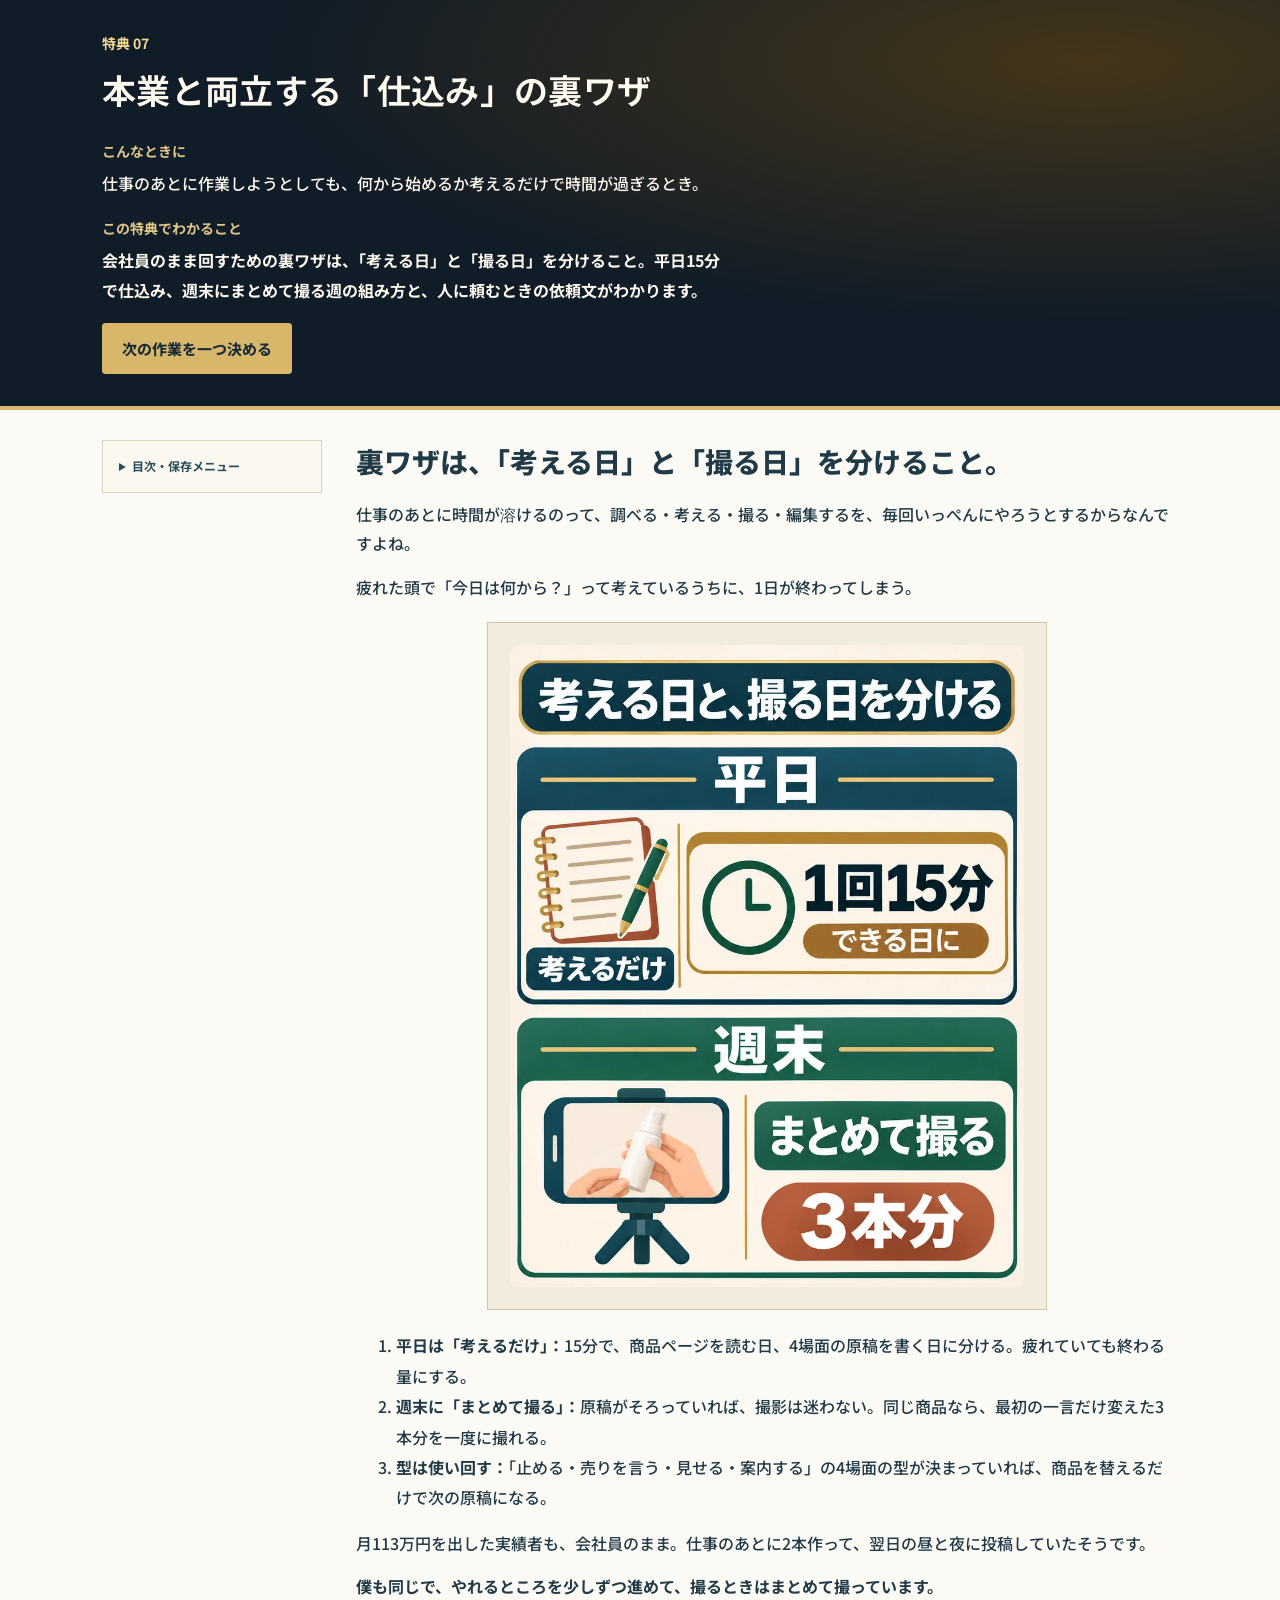
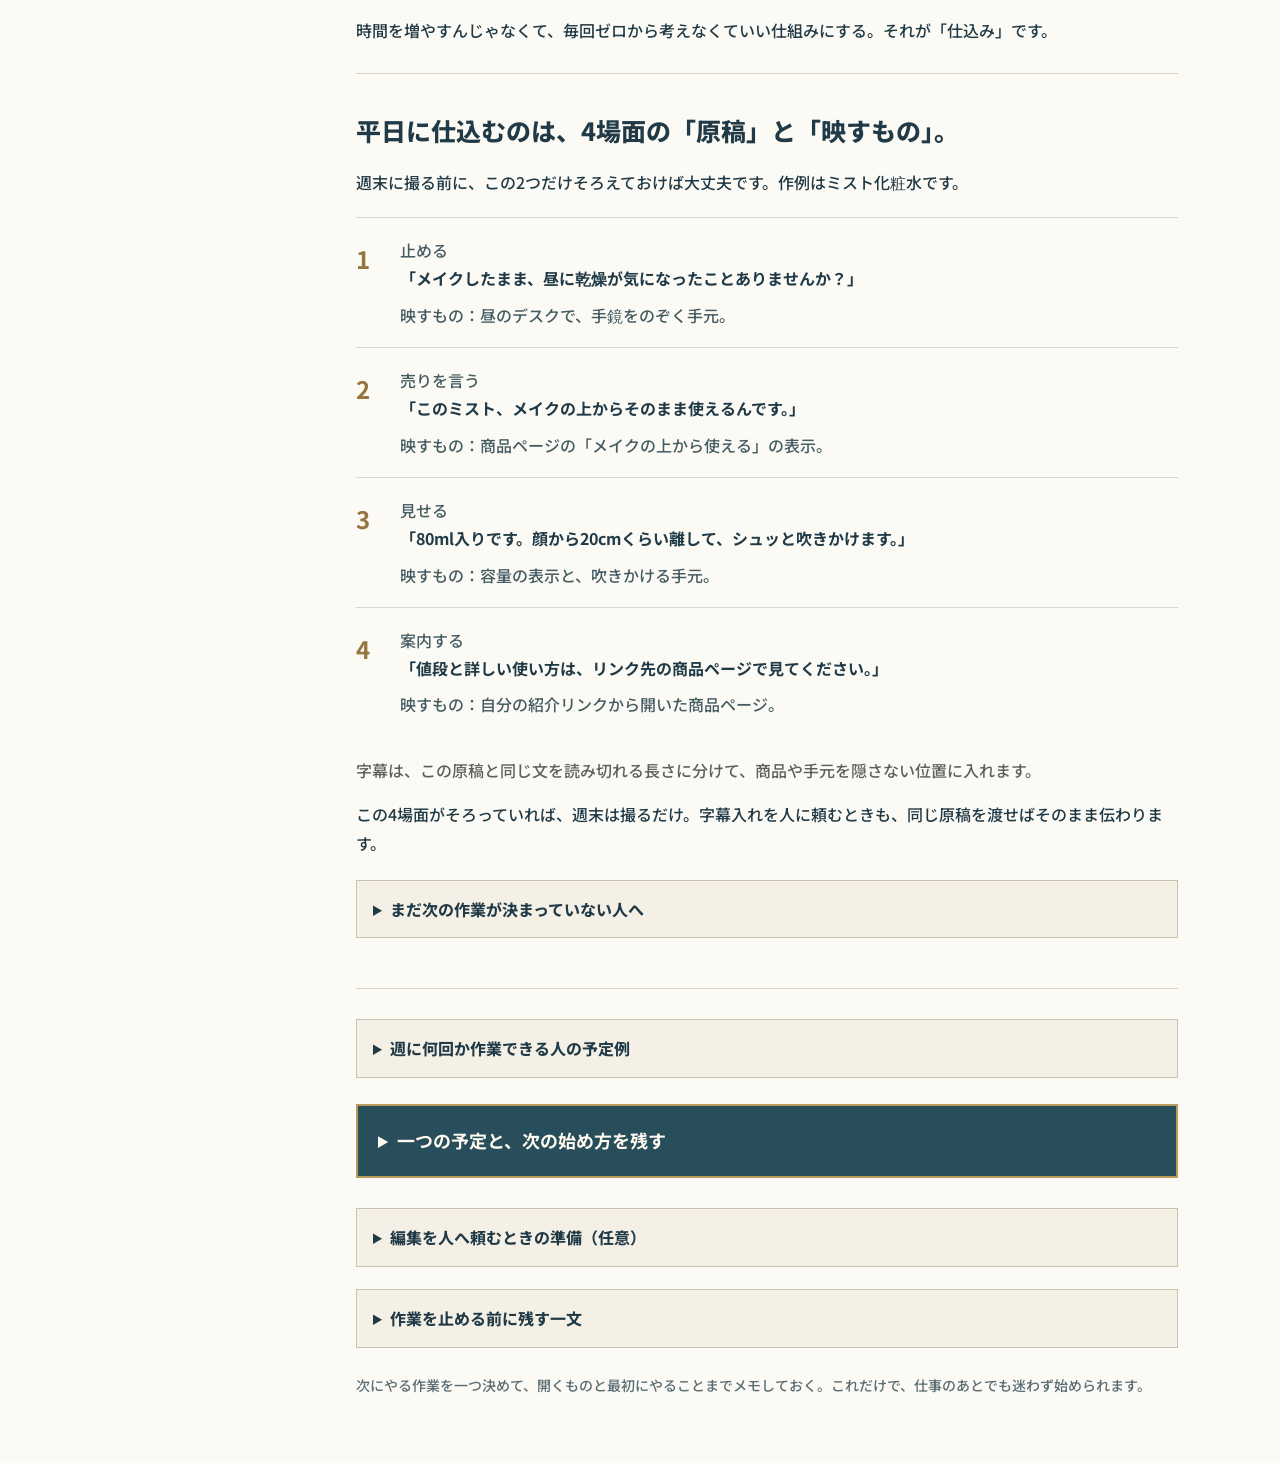
<file: 07.html>
<!DOCTYPE html>

<html lang="ja"><head><meta charset="utf-8"/><meta content="noindex" name="robots"/><meta content="width=device-width,initial-scale=1" name="viewport"/><link href="data:," rel="icon"/><title>本業と両立する「仕込み」の裏ワザ｜参加特典</title><link href="bonus.css?v=d87d054164" rel="stylesheet"/><style id="standalone-bonus-layout">html{scroll-padding-top:24px}.bonus-aside{top:24px}</style></head><body class="bonus-page v35 v37 v38 v39 v40 v41 v42 v43 v44 v45" data-volume="07"><header class="bonus-hero"><div class="bonus-hero-inner"><div><p class="volume-label">特典 07</p><h1 class="official-bonus-title"><span class="d45-title-phrase">本業と両立する</span><wbr/><span class="d45-title-phrase">「仕込み」の裏ワザ</span></h1><dl class="d42-intro"><div><dt>こんなときに</dt><dd>仕事のあとに作業しようとしても、何から始めるか考えるだけで時間が過ぎるとき。</dd></div><div><dt>この特典でわかること</dt><dd>会社員のまま回すための裏ワザは、「考える日」と「撮る日」を分けること。平日15分で仕込み、週末にまとめて撮る週の組み方と、人に頼むときの依頼文がわかります。</dd></div></dl><div class="hero-buttons"><a class="primary" href="#practice">次の作業を一つ決める</a></div></div></div></header><main class="bonus-layout"><aside class="bonus-aside"><details class="v38-tool-menu"><summary>目次・保存メニュー</summary><nav aria-label="この資料の目次"><strong>この特典を使う</strong><a href="#urawaza">裏ワザを見る</a><a href="#finished">仕込む中身</a><a href="#practice">自分の予定を組む</a></nav><a class="download-link" download="" href="downloads/07_使い方と記入例.txt">使い方と記入欄を保存</a></details></aside><article><section class="v35-section d39-section" id="urawaza"><header><h2>裏ワザは、「考える日」と「撮る日」を分けること。</h2></header><p>仕事のあとに時間が溶けるのって、調べる・考える・撮る・編集するを、毎回いっぺんにやろうとするからなんですよね。</p><p>疲れた頭で「今日は何から？」って考えているうちに、1日が終わってしまう。</p><figure class="v56-figure" style="width:100%;max-width:560px;margin:20px auto;"><img alt="平日はできる日に1回15分、考えるだけ。週末に3本分をまとめて撮る。" decoding="async" height="1125" src="assets/v59/v59_07_week.webp" style="display:block;width:100%;height:auto;border-radius:8px;" width="900"/></figure><ol><li><b>平日は「考えるだけ」：</b>15分で、商品ページを読む日、4場面の原稿を書く日に分ける。疲れていても終わる量にする。</li><li><b>週末に「まとめて撮る」：</b>原稿がそろっていれば、撮影は迷わない。同じ商品なら、最初の一言だけ変えた3本分を一度に撮れる。</li><li><b>型は使い回す：</b>「止める・売りを言う・見せる・案内する」の4場面の型が決まっていれば、商品を替えるだけで次の原稿になる。</li></ol><p>月113万円を出した実績者も、会社員のまま。仕事のあとに2本作って、翌日の昼と夜に投稿していたそうです。</p><p><strong>僕も同じで、やれるところを少しずつ進めて、撮るときはまとめて撮っています。</strong></p><p>時間を増やすんじゃなくて、毎回ゼロから考えなくていい仕組みにする。それが「仕込み」です。</p></section><section class="v35-section" id="finished"><header><h2>平日に仕込むのは、4場面の「原稿」と「映すもの」。</h2></header><p>週末に撮る前に、この2つだけそろえておけば大丈夫です。作例はミスト化粧水です。</p><ol class="v49-script" data-diagram="prepare-editing-packet"><li><b>1</b><div><span>止める</span><p>「メイクしたまま、昼に乾燥が気になったことありませんか？」</p><span>映すもの：昼のデスクで、手鏡をのぞく手元。</span></div></li><li><b>2</b><div><span>売りを言う</span><p>「このミスト、メイクの上からそのまま使えるんです。」</p><span>映すもの：商品ページの「メイクの上から使える」の表示。</span></div></li><li><b>3</b><div><span>見せる</span><p>「80ml入りです。顔から20cmくらい離して、シュッと吹きかけます。」</p><span>映すもの：容量の表示と、吹きかける手元。</span></div></li><li><b>4</b><div><span>案内する</span><p>「値段と詳しい使い方は、リンク先の商品ページで見てください。」</p><span>映すもの：自分の紹介リンクから開いた商品ページ。</span></div></li></ol><p class="d39-note">字幕は、この原稿と同じ文を読み切れる長さに分けて、商品や手元を隠さない位置に入れます。</p><p>この4場面がそろっていれば、週末は撮るだけ。字幕入れを人に頼むときも、同じ原稿を渡せばそのまま伝わります。</p><details class="v35-more"><summary>まだ次の作業が決まっていない人へ</summary><figure aria-label="今の状態から次の作業を選ぶ。商品未定なら手持ち一つを選ぶ。仕様不明なら商品ページを確認。仕様は分かるが原稿なしなら一つの疑問と映像を決める。投稿済みなら、公開から何日分を見るか決めて表示やクリックを記録。" class="v49-priority" data-diagram="choose-next-task"><div><b>商品がまだない</b><span>紹介動画が多く出てくる美容商品を一つ選ぶ</span></div><div><b>商品はあるが仕様が不明</b><span>商品ページで、売りと使い方・容量を確かめる</span></div><div><b>仕様はあるが原稿がない</b><span>買う前に気になる点を一つ書き、確かめる映像を決める</span></div><div><b>一本を投稿した</b><span>公開から何日分を見るか決め、表示回数やリンクのクリック数を記録</span></div></figure><p>まずは、使える一枠で終わる作業を一つだけ決めてください。</p><dl class="d42-intro"><div><dt>使える時間</dt><dd>月曜に15分。</dd></div><div><dt>その時間で終えること</dt><dd>ミストの商品ページを読み、売りを一つと、使い方・容量をメモする。</dd></div><div><dt>次回開くものと、最初にすること</dt><dd>メモを開き、最初の一言を3パターン書く。</dd></div></dl></details></section><details class="v35-more"><summary>週に何回か作業できる人の予定例</summary><section class="v35-section d39-section d40-weekly-detail" id="weekly-example"><header><h2>次回の作業を、迷わず始められるようにする。</h2></header><figure aria-label="月曜に商品情報を確かめ、水曜に原稿を書き、土曜に撮影して順に並べ、日曜に動画を再生して内容を確かめる例" class="d39" data-diagram="weekly-handoff"><div class="d39-week-calendar"><div class="active"><b>月</b><i style="height:18px"></i></div><div class=""><b>火</b><i style="height:3px"></i></div><div class="active"><b>水</b><i style="height:24px"></i></div><div class=""><b>木</b><i style="height:3px"></i></div><div class=""><b>金</b><i style="height:3px"></i></div><div class="active"><b>土</b><i style="height:54px"></i></div><div class="active"><b>日</b><i style="height:12px"></i></div></div><div class="d39-handoff-docs"><div><span><b>月</b> 15分</span><svg aria-hidden="true" class="d39-object" viewbox="0 0 160 145"><path d="M36 6h63l28 28v98H36z" fill="#fffaf0" stroke="#294e5b" stroke-width="4"></path><path d="M99 6v28h28" fill="#dfcb96" stroke="#294e5b" stroke-width="4"></path><path d="M50 52h63M50 68h63M50 84h49M50 100h55" stroke="#b89b5c" stroke-width="5"></path></svg><strong>使い方・内容量と、確認したページをメモ</strong></div><div><span><b>水</b> 15分</span><svg aria-hidden="true" class="d39-object" viewbox="0 0 160 145"><ellipse cx="66" cy="52" fill="#f3e4cf" rx="37" ry="43" stroke="#294e5b" stroke-width="4"></ellipse><path d="M66 96v32m-27 0h54M48 59l31-31M112 123l23-52" fill="none" stroke="#294e5b" stroke-linecap="round" stroke-width="4"></path><path d="M125 78l-5-29 25 11-15 22z" fill="#b89b5c" stroke="#294e5b" stroke-width="3"></path></svg><strong>見る人の迷いを決め、4行の原稿を書く</strong></div><div><span><b>土</b> 45分</span><svg aria-hidden="true" class="d39-object" viewbox="0 0 160 145"><rect fill="#294e5b" height="104" rx="10" width="136" x="12" y="20"></rect><path d="M62 47l47 25-47 27z" fill="#dfc68c"></path><path d="M20 10h16m10 0h16m10 0h16m10 0h16m10 0h16M20 134h16m10 0h16m10 0h16m10 0h16m10 0h16" stroke="#b89b5c" stroke-width="5"></path></svg><strong>セリフに合う映像を撮り、順に並べる</strong></div><div><span><b>日</b> 10分</span><svg aria-hidden="true" class="d39-object" viewbox="0 0 160 145"><path d="M36 6h63l28 28v98H36z" fill="#fffaf0" stroke="#294e5b" stroke-width="4"></path><path d="M99 6v28h28" fill="#dfcb96" stroke="#294e5b" stroke-width="4"></path><path d="M50 52h63M50 68h63M50 84h49M50 100h55" stroke="#b89b5c" stroke-width="5"></path></svg><strong>動画を再生し、セリフと映像を確かめる</strong></div></div></figure><p>合計85分の予定例です。一回で全部進めようとせず、調べる日、原稿を書く日、撮って並べる日を分けているのがポイントです。</p></section></details><section aria-label="自分の一週間と依頼文を作る" class="practice v35-practice d39-practice-open" id="practice"><details class="d39-workbench" id="workbench-07"><summary>一つの予定と、次の始め方を残す</summary><form data-tool="week" data-volume="07"><div class="form-toolbar"><button class="secondary" data-example="" type="button">記入例を入れる</button><button class="quiet" data-clear="" type="button">入力を空にする</button></div><div class="form-guide">使える曜日を一つ選びます。月曜以外なら「他の曜日にも予定を入れる（任意）」を開きます。編集を人に頼むときだけ、依頼メモを使います。</div><div class="week-editor"><div><strong>月</strong><label class="field"><span>作業時間（分）</span><input max="1440" min="0" name="min0" step="1" type="number" value=""/></label><label class="field"><span>終わらせること</span><input name="task0" type="text" value=""/></label></div></div><details class="v35-more" id="other-days"><summary>他の曜日にも予定を入れる（任意）</summary><div class="week-editor"><div><strong>火</strong><label class="field"><span>作業時間（分）</span><input max="1440" min="0" name="min1" step="1" type="number" value=""/></label><label class="field"><span>終わらせること</span><input name="task1" type="text" value=""/></label></div><div><strong>水</strong><label class="field"><span>作業時間（分）</span><input max="1440" min="0" name="min2" step="1" type="number" value=""/></label><label class="field"><span>終わらせること</span><input name="task2" type="text" value=""/></label></div><div><strong>木</strong><label class="field"><span>作業時間（分）</span><input max="1440" min="0" name="min3" step="1" type="number" value=""/></label><label class="field"><span>終わらせること</span><input name="task3" type="text" value=""/></label></div><div><strong>金</strong><label class="field"><span>作業時間（分）</span><input max="1440" min="0" name="min4" step="1" type="number" value=""/></label><label class="field"><span>終わらせること</span><input name="task4" type="text" value=""/></label></div><div><strong>土</strong><label class="field"><span>作業時間（分）</span><input max="1440" min="0" name="min5" step="1" type="number" value=""/></label><label class="field"><span>終わらせること</span><input name="task5" type="text" value=""/></label></div><div><strong>日</strong><label class="field"><span>作業時間（分）</span><input max="1440" min="0" name="min6" step="1" type="number" value=""/></label><label class="field"><span>終わらせること</span><input name="task6" type="text" value=""/></label></div></div></details><p class="week-total">予定の合計：<strong data-week-total="">0分</strong></p><label class="field"><span>次回、何を開いて何から始める？</span><textarea name="restart" rows="3"></textarea></label><details class="v35-more" data-v35-group="request"><summary>任せる作業があるときだけ、依頼メモを作る</summary><label class="field"><span>お願いする作業</span><textarea name="request" rows="3"></textarea></label><label class="field"><span>渡す原稿・映像・字幕の見本</span><textarea name="materials" rows="3"></textarea></label><label class="field"><span>変えないセリフ・順序</span><input name="fixed" type="text" value=""/></label><label class="field"><span>納期・納品形式・確認する範囲</span><textarea name="delivery" rows="3"></textarea></label></details><button class="primary" type="submit">入力をまとめる</button><p class="tool-status" data-tool-status="" role="status">「入力をまとめる」で予定を表示し、「テキストで保存」でファイルに残せます。入力は使ったブラウザーに残ります。</p><div class="output-panel" hidden=""><h3>作成した内容</h3><div aria-live="polite" class="form-result-review" data-result-review="" hidden=""></div><textarea aria-label="作成した内容" data-output="" rows="12"></textarea><div class="output-actions"><button class="secondary" data-copy="" type="button">コピー</button><button class="secondary" data-download="" type="button">テキストで保存</button></div></div></form></details></section><details class="v35-more" id="delegate-optional"><summary>編集を人へ頼むときの準備（任意）</summary><section class="v35-section d39-section d40-section" id="delegate-choice"><header><h2>安く頼めても、説明と手直しで夜が終わることがある。</h2></header><figure aria-label="費用を抑える依頼と、関連する経験のある相手への依頼で、自分が説明や修正に使う時間も比較する" class="d39" data-diagram="fee-versus-own-time"><div class="d43-case-compare"><div><svg aria-hidden="true" class="d39-object" viewbox="0 0 160 145"><circle cx="80" cy="34" fill="#d6b77c" r="25"></circle><path d="M30 133v-25a50 50 0 01100 0v25" fill="#294e5b"></path><path d="M62 80l18 24 18-24" fill="#fff8e8"></path></svg><b>A やり方の説明から始める依頼</b><p>編集してほしい範囲と仕上がりを一緒に確認。<br/>質問に答え、仕上がりを見て修正を頼む。</p><span>説明する時間を取れるなら検討</span></div><div><svg aria-hidden="true" class="d39-object" viewbox="0 0 160 145"><circle cx="80" cy="72" fill="#2c6551" r="55"></circle><path d="M48 73l23 23 43-49" fill="none" stroke="#fffaf0" stroke-linecap="round" stroke-linejoin="round" stroke-width="10"></path></svg><b>B 似た動画の経験を見て頼む依頼</b><p>字幕の見本と、頼む作業の範囲を確認。<br/>自分は目的と仕上がりの確認に集中。</p><span>説明に使える時間が少ないなら検討</span></div></div></figure><p>頼む相手は、料金だけでなく、自分が説明や修正に使える時間も合わせて決めます。</p><p>説明の時間が取れないなら、似た動画の編集例を見せてもらって、どこまで任せられるか確かめる。</p></section><section class="v35-section d39-section" id="lesson-1"><header><h2>「いい感じに」から、迷わず着手できる依頼へ。</h2></header><p class="d39-note">ミストの紹介動画に、字幕を入れてもらう例です。</p><div class="d43-finished-card"><b>字幕を頼むなら、原稿・映像・字幕の見本を渡す</b><p>上の4場面を渡して字幕入れだけを頼む場合の依頼文です。実際に撮った映像と、自分の原稿に替えて使ってください。</p></div><div class="d39-copy-request"><button class="secondary" data-v35-copy-target="request-sample" type="button">字幕配置の依頼例をコピー</button><p class="v35-note" data-v35-copy-status="" role="status"></p></div><details class="v35-more"><summary>字幕を頼むときの依頼文</summary><pre class="v35-copy-sample" id="request-sample">【ミスト化粧水の字幕入れをお願いします】
お願いする作業は、次の4行を、対応する映像に字幕として入れることです。

1「メイクしたまま、昼に乾燥が気になったことありませんか？」／昼のデスクで、手鏡をのぞく手元。
2「このミスト、メイクの上からそのまま使えるんです。」／商品ページの「メイクの上から使える」の表示。
3「80ml入りです。顔から20cmくらい離して、シュッと吹きかけます。」／容量の表示と、吹きかける手元。
4「値段と詳しい使い方は、リンク先の商品ページで見てください。」／自分の紹介リンクから開いた商品ページ。

セリフと順番はそのままにしてください。商品について確認していない説明は足さないでください。
原稿、セリフ順に並べた4本の映像、字幕の見本を添えます。見本の文字サイズを参考にし、ミストを吹きかける手元と商品の表示を字幕で隠さないでください。
受け取りたいのは、確認用動画と、後から字幕を直せる編集データです。対応できる形式と納期は、作業を始める前に相談します。
受け取ったら、原稿どおりの言葉か、字幕と映像が合うか、商品の表示が見えるかを確認します。
判断に迷う箇所は、作業を始める前に質問してください。</pre></details></section></details><details class="v35-more"><summary>作業を止める前に残す一文</summary><div><p>「次は動画を作る」より、「水曜はメモを開いて、最初の一言を3パターン書く」。ここまで書くと、次に座ったときすぐ始められます。</p></div></details><p class="v35-finish">次にやる作業を一つ決めて、開くものと最初にやることまでメモしておく。これだけで、仕事のあとでも迷わず始められます。</p></article></main><script src="bonus-data.js?v=2ef6ef15f8"></script><script src="bonus.js?v=7073538337"></script></body></html>
</file>
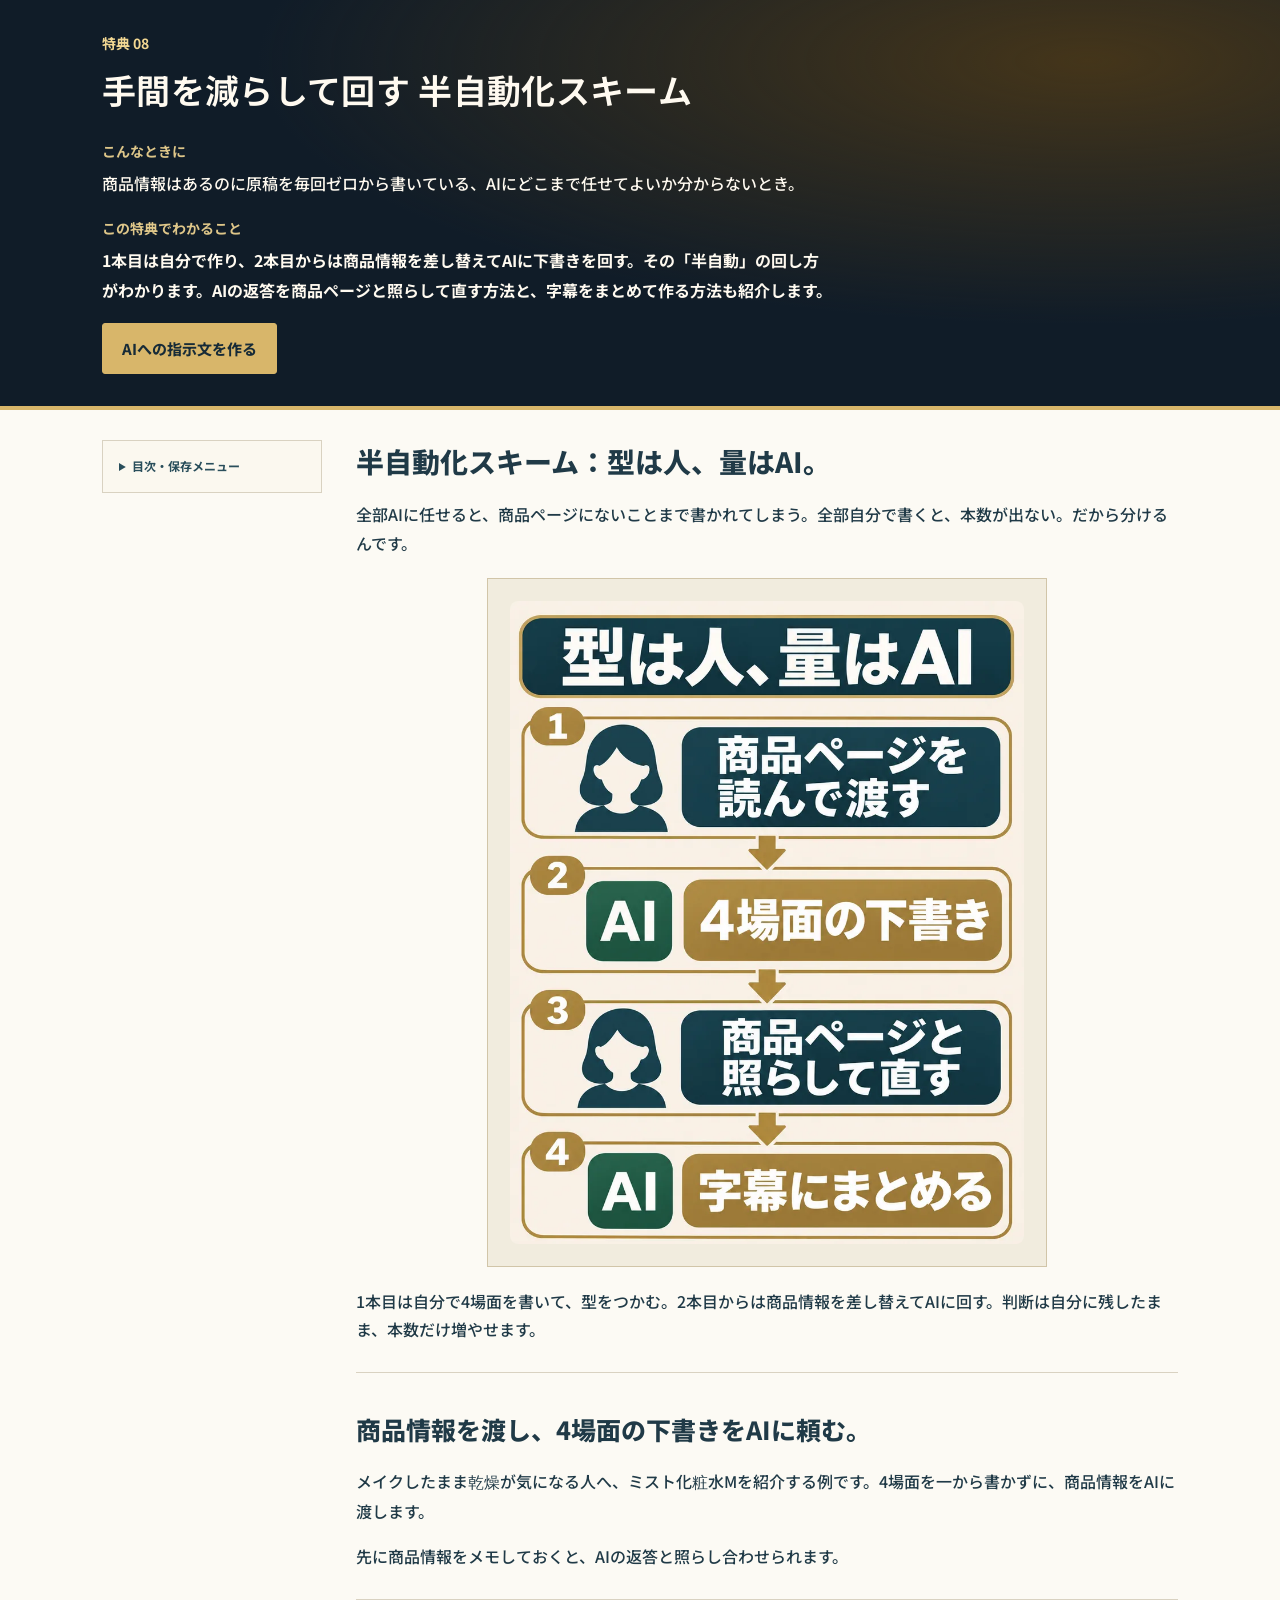
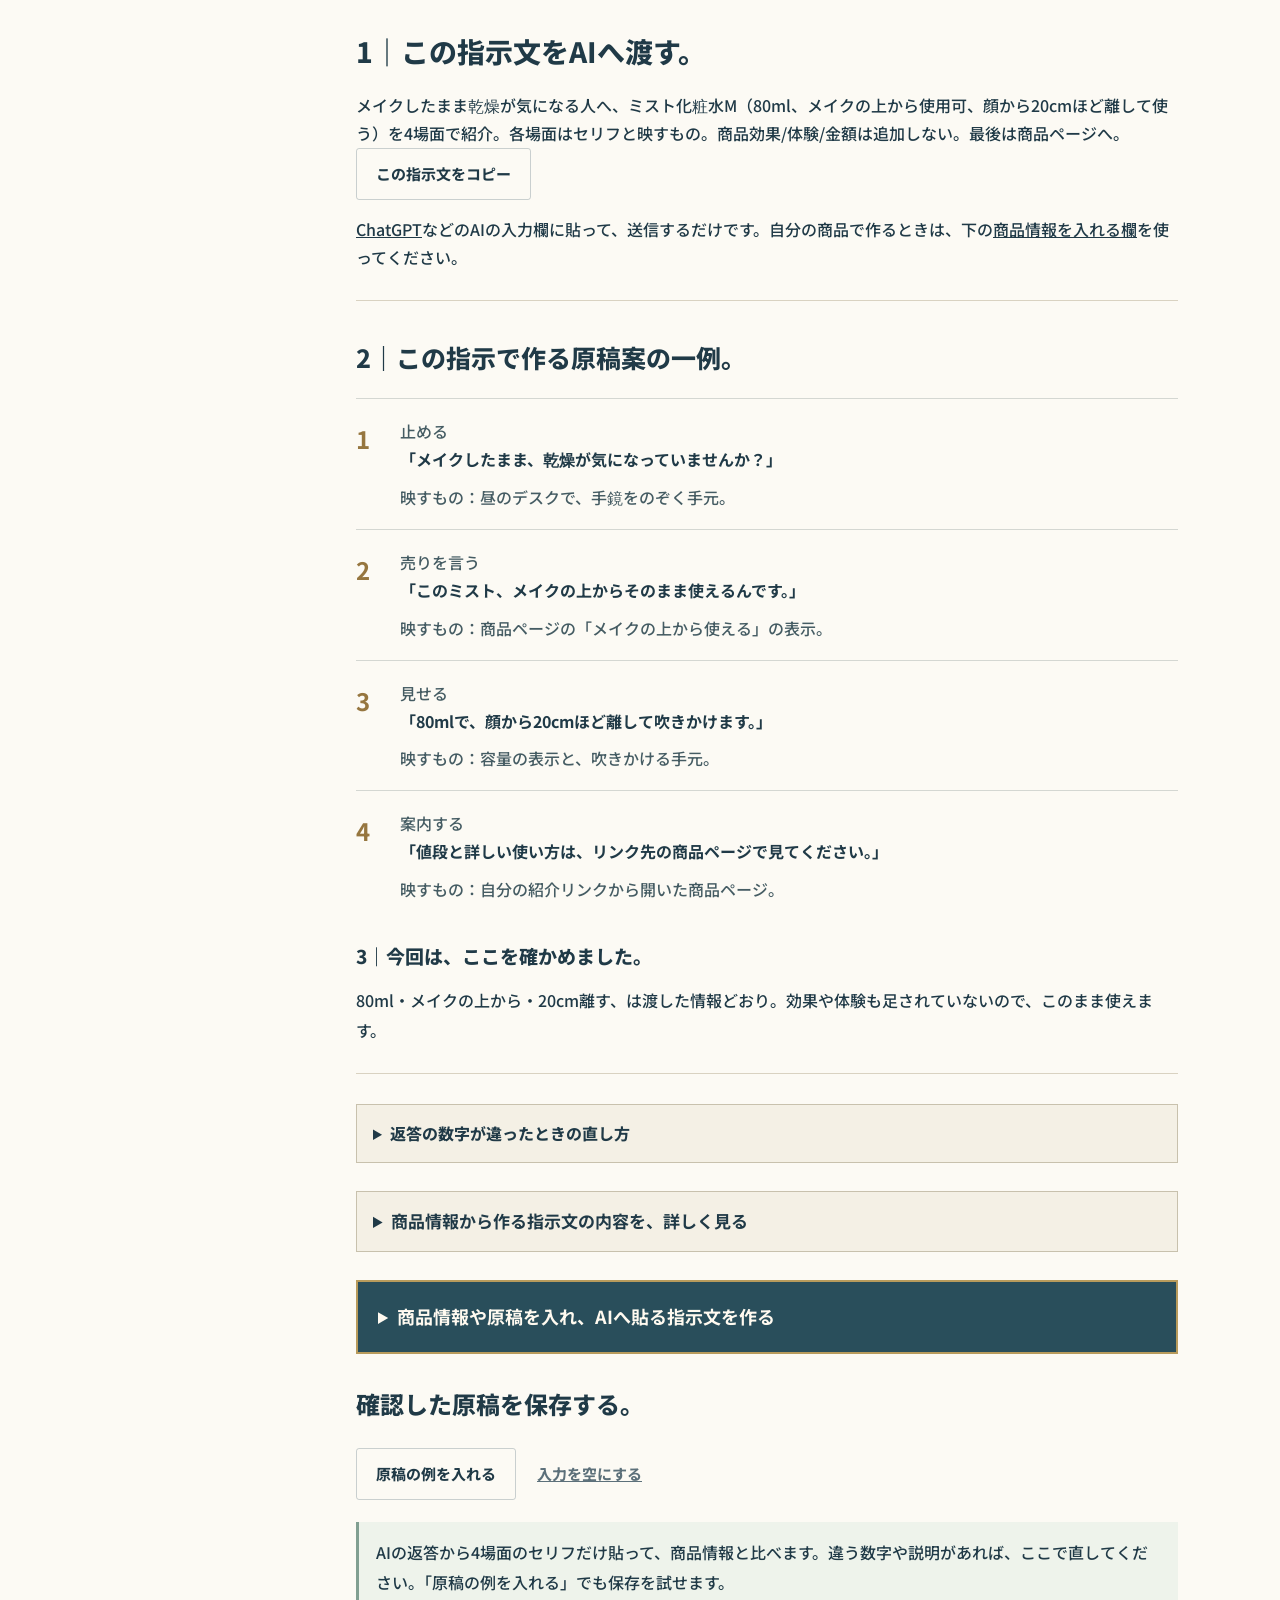
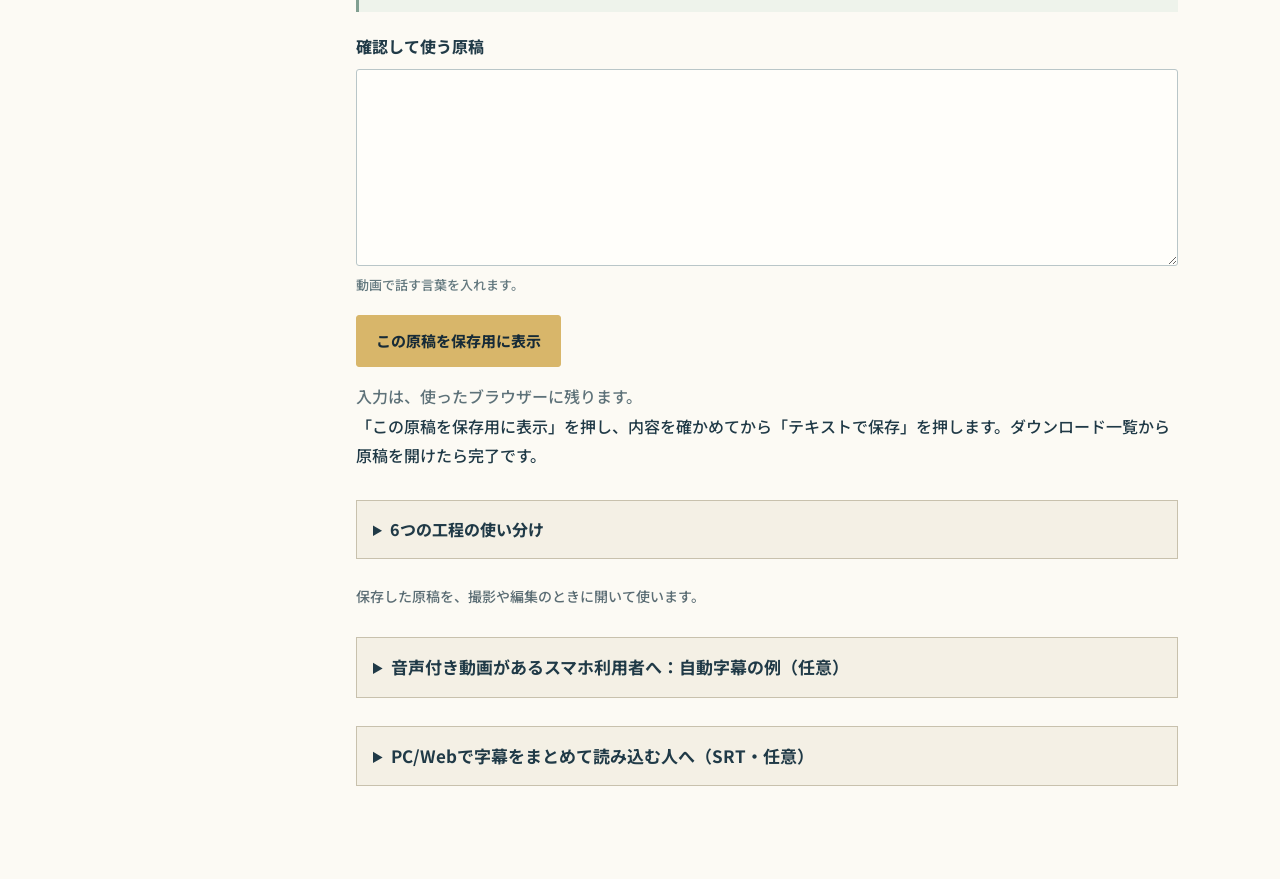
<file: 08.html>
<!DOCTYPE html>

<html lang="ja"><head><meta charset="utf-8"/><meta content="noindex" name="robots"/><meta content="width=device-width,initial-scale=1" name="viewport"/><link href="data:," rel="icon"/><title>手間を減らして回す 半自動化スキーム｜参加特典</title><link href="bonus.css?v=d87d054164" rel="stylesheet"/><style id="standalone-bonus-layout">html{scroll-padding-top:24px}.bonus-aside{top:24px}</style></head><body class="bonus-page v35 v37 v38 v39 v40 v41 v42 v43 v44 v45" data-volume="08"><header class="bonus-hero"><div class="bonus-hero-inner"><div><p class="volume-label">特典 08</p><h1 class="official-bonus-title"><span class="d45-title-phrase">手間を減らして回す</span> <span class="d45-title-phrase">半自動化スキーム</span></h1><dl class="d42-intro"><div><dt>こんなときに</dt><dd>商品情報はあるのに原稿を毎回ゼロから書いている、AIにどこまで任せてよいか分からないとき。</dd></div><div><dt>この特典でわかること</dt><dd>1本目は自分で作り、2本目からは商品情報を差し替えてAIに下書きを回す。その「半自動」の回し方がわかります。AIの返答を商品ページと照らして直す方法と、字幕をまとめて作る方法も紹介します。</dd></div></dl><div class="hero-buttons"><a class="primary" href="#practice">AIへの指示文を作る</a></div></div></div></header><main class="bonus-layout"><aside class="bonus-aside"><details class="v38-tool-menu"><summary>目次・保存メニュー</summary><nav aria-label="この資料の目次"><strong>この特典を使う</strong><a href="#finished">完成例を見る</a><a href="#practice">自分の材料で使う</a><a href="#caption">確認済み時刻からSRTを保存</a><a href="#save-script">確認した原稿を保存</a></nav><a class="download-link" download="" href="downloads/08_使い方と記入例.txt">使い方と記入欄を保存</a></details></aside><article><section class="v35-section d39-section" id="scheme"><header><h2>半自動化スキーム：型は人、量はAI。</h2></header><p>全部AIに任せると、商品ページにないことまで書かれてしまう。全部自分で書くと、本数が出ない。だから分けるんです。</p><figure class="v56-figure" style="width:100%;max-width:560px;margin:20px auto;"><img alt="半自動化の流れ。人が商品ページを読んで商品情報を渡す。AIが4場面の下書きを作る。人が商品ページと照らして直す。AIが字幕にまとめる。" decoding="async" height="1125" src="assets/v56/v56_08_scheme.webp" style="display:block;width:100%;height:auto;border-radius:8px;" width="900"/></figure><p>1本目は自分で4場面を書いて、型をつかむ。2本目からは商品情報を差し替えてAIに回す。判断は自分に残したまま、本数だけ増やせます。</p></section><section class="v35-section d45-section" id="finished"><header><h2>商品情報を渡し、4場面の下書きをAIに頼む。</h2></header><p>メイクしたまま乾燥が気になる人へ、ミスト化粧水Mを紹介する例です。4場面を一から書かずに、商品情報をAIに渡します。</p><p>先に商品情報をメモしておくと、AIの返答と照らし合わせられます。</p></section><section class="v35-section d39-section" id="check-ai-answer"><header><h2>1｜この指示文をAIへ渡す。</h2></header><p id="ai-input-v55">メイクしたまま乾燥が気になる人へ、ミスト化粧水M（80ml、メイクの上から使用可、顔から20cmほど離して使う）を4場面で紹介。各場面はセリフと映すもの。商品効果/体験/金額は追加しない。最後は商品ページへ。</p><button class="secondary" data-copy-success="指示文をコピーしました。AIの入力欄へ貼り付けてください。" data-v35-copy-target="ai-input-v55" type="button">この指示文をコピー</button><span class="tool-status" data-v35-copy-status="" role="status"></span><p><a href="https://chatgpt.com/" rel="noopener" target="_blank">ChatGPT</a>などのAIの入力欄に貼って、送信するだけです。自分の商品で作るときは、下の<a href="#workbench-08">商品情報を入れる欄</a>を使ってください。</p></section><section class="v35-section d45-section" id="checked-script"><header><h2>2｜この指示で作る原稿案の一例。</h2></header><ol class="v49-script"><li><b>1</b><div><span>止める</span><p>「メイクしたまま、乾燥が気になっていませんか？」</p><span>映すもの：昼のデスクで、手鏡をのぞく手元。</span></div></li><li><b>2</b><div><span>売りを言う</span><p>「このミスト、メイクの上からそのまま使えるんです。」</p><span>映すもの：商品ページの「メイクの上から使える」の表示。</span></div></li><li><b>3</b><div><span>見せる</span><p>「80mlで、顔から20cmほど離して吹きかけます。」</p><span>映すもの：容量の表示と、吹きかける手元。</span></div></li><li><b>4</b><div><span>案内する</span><p>「値段と詳しい使い方は、リンク先の商品ページで見てください。」</p><span>映すもの：自分の紹介リンクから開いた商品ページ。</span></div></li></ol><h3>3｜今回は、ここを確かめました。</h3><p>80ml・メイクの上から・20cm離す、は渡した情報どおり。効果や体験も足されていないので、このまま使えます。</p></section><details class="v35-more"><summary>返答の数字が違ったときの直し方</summary><p>AIが数字を間違えたときの直し方です。</p><figure aria-label="返答の150mlとメイク前だけという説明を商品情報と比べ、Mは80mlでメイクの上からも使えると直します。" class="v49-ai-correction" data-diagram="ai-claim-evidence-repair"><div><b>返答例</b><p>「150mlで、メイク前だけ使えます。」</p></div><i aria-hidden="true">↓</i><div><b>入力した商品情報</b><p>M｜80ml・メイクの上から使用可</p></div><i aria-hidden="true">↓</i><div><b>原稿を直す</b><p>「80mlで、メイクの上からも使えます。」</p><span>容量と使えるタイミングを、商品情報にそろえる。</span></div></figure></details><details class="v35-more d45-optional"><summary>商品情報から作る指示文の内容を、詳しく見る</summary><section class="v35-section d39-section" id="lesson-1"><header><h2>商品の仕様と、調べたページを入れて指示文を作る。</h2></header><figure aria-label="商品の仕様と確認元を入力し、商品情報を整理するための指示文を作る例" class="d39" data-diagram="input-to-real-prompt"><div class="d39-input-output"><div class="d39-file"><b>入力する商品情報</b><div><span>M｜80ml・メイクの上から使用可</span><span>確認元：商品ページ</span></div></div><div class="d39-arrow"><span>このツールで指示文を作る</span><b aria-hidden="true">↓</b></div><div class="d39-file d39-file-result"><b>指示文の出力例（抜粋）</b><div><span>入力を「確認した商品の仕様」「どんな人が、いつ使うか」「まだ確認すること」に分けてください。</span><span>確認した仕様：M｜80ml・メイクの上から使用可</span><span>仕様を確認したページ・資料：商品ページ</span></div></div></div></figure><p>作業を選ぶと必要な入力欄が出ます。生成した指示文をコピーしてAIへ貼り、AIが返した原稿案を自分で確かめます。</p></section></details><section aria-label="商品情報や原稿を入れ、AIへ貼る指示文を作る" class="practice v35-practice d39-practice-open" id="practice"><details class="d39-workbench" id="workbench-08"><summary>商品情報や原稿を入れ、AIへ貼る指示文を作る</summary><form data-tool="prompts" data-volume="08"><div class="form-toolbar"><button class="secondary" data-example="" type="button">記入例を入れる</button><button class="quiet" data-clear="" type="button">入力を空にする</button></div><div class="form-guide">まずは「記入例を入れる」を押して、そのまま「AIへ貼る指示文を作る」を押すだけでOK。出てきた文をChatGPTに貼ると、4場面の下書きが返ってきます。</div><div aria-label="AIへの指示を選ぶ" class="prompt-picker" role="group"><button aria-label="商品情報を整理する指示文を選ぶ" aria-pressed="false" data-prompt-kind="0" type="button"><b>1</b>商品情報を整理</button><button aria-label="紹介する順序の案を作る指示文を選ぶ" aria-pressed="true" data-prompt-kind="1" type="button"><b>2</b>紹介する順序の案</button><button aria-label="最初の一言を3案作る指示文を選ぶ" aria-pressed="false" data-prompt-kind="2" type="button"><b>3</b>最初の一言を3案</button><button aria-label="原稿を照合する指示文を選ぶ" aria-pressed="false" data-prompt-kind="3" type="button"><b>4</b>原稿の照合</button><button aria-label="字幕の区切りを作る指示文を選ぶ" aria-pressed="false" data-prompt-kind="4" type="button"><b>5</b>字幕の区切りを作る</button><button aria-label="字幕の時刻と書式を整える指示文を選ぶ" aria-pressed="false" data-prompt-kind="5" type="button"><b>6</b>字幕の時刻と書式</button></div><p aria-live="polite" class="v38-stage-help" data-v38-stage-help=""></p><div class="prompt-materials"><label class="field"><span>この商品を、どんな人に紹介する？</span><input name="audience" type="text" value=""/></label><label class="field"><span>その人が、いつ・どこで商品を使う？</span><textarea name="scene" rows="3"></textarea></label><label class="field"><span>商品名と、自分で確認した仕様</span><textarea name="facts" rows="3"></textarea></label><label class="field"><span>仕様を確認したページ・資料</span><input name="source" type="text" value=""/></label><label class="field"><span>その仕様で、使う人のどの疑問に答えられる？</span><textarea name="reason" rows="3"></textarea></label><label class="field"><span>商品ページで確認できる使い方・購入条件など</span><textarea name="destination" rows="3"></textarea></label><details class="v35-more"><summary>原稿に合わせる4場面の素材（任意）</summary><label class="field"><span>1場面目の素材</span><textarea name="shot1" rows="2"></textarea></label><label class="field"><span>2場面目の素材</span><textarea name="shot2" rows="2"></textarea></label><label class="field"><span>3場面目の素材</span><textarea name="shot3" rows="2"></textarea></label><label class="field"><span>4場面目の素材</span><textarea name="shot4" rows="2"></textarea></label></details></div><div class="prompt-script"><label class="field"><span>照合・字幕づくりに使う原稿</span><textarea name="script" rows="3"></textarea><small>原稿を照合するときは確認したい原稿、字幕を作るときは確定した原稿を入れます。</small></label></div><div class="prompt-timing" hidden=""><label class="field"><span>確認済みの開始・終了時刻</span><textarea name="timing" rows="3"></textarea><small>例：00:00:00,000 --&gt; 00:00:02,000。実音声で確かめた時刻を使います。</small></label></div><button class="primary" type="submit">AIへ貼る指示文を作る</button><p class="tool-status" data-tool-status="" role="status">入力は、使ったブラウザーに残ります。</p><div class="output-panel" hidden=""><h3>AIへ貼る指示文</h3><div aria-live="polite" class="form-result-review" data-result-review="" hidden=""></div><textarea aria-label="AIへ貼る指示文" data-output="" rows="12"></textarea><div class="output-actions"><button class="secondary" data-copy="" type="button">コピー</button><button class="secondary" data-download="" type="button">テキストで保存</button></div></div></form></details></section><section class="practice v35-practice d39-practice-open" id="save-script"><h2>確認した原稿を保存する。</h2><form data-tool="scriptnote" data-volume="08-final">
<div class="form-toolbar"><button class="secondary" data-example="" type="button">原稿の例を入れる</button><button class="quiet" data-clear="" type="button">入力を空にする</button></div>
<div class="form-guide">AIの返答から4場面のセリフだけ貼って、商品情報と比べます。違う数字や説明があれば、ここで直してください。「原稿の例を入れる」でも保存を試せます。</div><label class="field"><span>確認して使う原稿</span><textarea name="finalScript" rows="6"></textarea><small>動画で話す言葉を入れます。</small></label>
<button class="primary" type="submit">この原稿を保存用に表示</button>
<p class="tool-status" data-tool-status="" role="status">入力は、使ったブラウザーに残ります。</p>
<div class="output-panel" hidden=""><h3>保存する紹介原稿</h3><div aria-live="polite" class="form-result-review" data-result-review="" hidden=""></div>
<textarea aria-label="保存する紹介原稿" data-output="" rows="10"></textarea><div class="output-actions"><button class="secondary" data-copy="" type="button">コピー</button><button class="secondary" data-download="" type="button">テキストで保存</button></div></div>
</form><p>「この原稿を保存用に表示」を押し、内容を確かめてから「テキストで保存」を押します。ダウンロード一覧から原稿を開けたら完了です。</p></section><details class="v35-more"><summary>6つの工程の使い分け</summary><div><ol><li>商品情報を整理：確認した仕様と、未確認の情報を分ける。</li><li>紹介する順序の案：同じ材料から紹介の順番を出す。</li><li>最初の一言を3案：誰のどの場面へ入るか比べる。</li><li>原稿照合：入力にない表現・数値を見つける。</li><li>字幕の区切りを作る：確定原稿の語句を変えず区切る。</li><li>字幕の時刻と書式：確認済み時刻と確定原稿からSRT形式を頼む。</li></ol><p>字幕の時刻は、AIに推測させないでください。確定時刻があれば、下のSRTツールでも整形できます。</p></div></details><p class="v35-finish">保存した原稿を、撮影や編集のときに開いて使います。</p><details class="v35-more d45-optional" id="mobile-captions"><summary>音声付き動画があるスマホ利用者へ：自動字幕の例（任意）</summary><p>例はCapCutの公式Help画面です。上で作った原稿を読み上げた音声付き動画を、新規プロジェクトへ入れてから使います。</p><ol><li>画面下のCaptionsを開き、Auto captionsを選ぶ。</li><li>Spoken languageで話す言語を確認し、Generateで字幕を生成。</li><li>生成された字幕を選び、誤字・商品の名前・表示時刻を直す。音付きで全編を再生し、声と字幕が合うか確認。</li></ol><img alt="CapCut公式Helpの参考画面。下部のCaptionsが赤枠で示されている。" class="d45-shot" src="assets/bonus-v45/CapCut_Mobile_01_Captions.jpg"/><img alt="CapCut公式Helpの参考画面。Auto captionsの話す言語とGenerateボタン。" class="d45-shot" src="assets/bonus-v45/CapCut_Mobile_03_Language_Generate.jpg"/><p><a href="https://www.capcut.com/help/how-to-recognise-subtitles" rel="noopener noreferrer" target="_blank">CapCut公式の自動字幕ガイド</a>。画面や使える機能は、利用環境で確認してください。</p></details><details class="v35-more d45-optional" id="srt-optional"><summary>PC/Webで字幕をまとめて読み込む人へ（SRT・任意）</summary><p>字幕をまとめて読み込める、PC/Web向けの方法です。原稿づくりだけなら、ここは飛ばして大丈夫です。</p><section class="v35-section d39-section d40-section" id="caption-batch"><header><h2>字幕と時刻をまとめて、編集ソフトに読み込む。</h2></header><p class="d39-note">上のミストの原稿で、字幕ファイル（SRT）を作ります。字幕を出す秒数と消す秒数は、音声を聞いて確かめます。</p><figure aria-label="確定した原稿を字幕ごとに区切り、字幕を表示する開始秒と消す終了秒を入力してSRTへ整える。編集ソフトに読み込んで音声と表示タイミングを確かめる。" class="d39 d40" data-diagram="batch-captions-human-check"><div class="d40-batch-before"><span>一つずつ作ると</span><div><i>文字入力</i><b>＋</b><i>時刻設定</i><b>×</b><i>字幕の数</i></div></div><div class="d40-batch-flow"><div><svg aria-hidden="true" class="d39-object" viewbox="0 0 160 145"><path d="M36 6h63l28 28v98H36z" fill="#fffaf0" stroke="#294e5b" stroke-width="4"></path><path d="M99 6v28h28" fill="#dfcb96" stroke="#294e5b" stroke-width="4"></path><path d="M50 52h63M50 68h63M50 84h49M50 100h55" stroke="#b89b5c" stroke-width="5"></path></svg><b>確定原稿</b><span>フレーズに分ける</span></div><i>→</i><div><svg aria-hidden="true" class="d39-object" viewbox="0 0 160 145"><path d="M30 8h71l28 28v95H30z" fill="#fffaf0" stroke="#294e5b" stroke-width="4"></path><path d="M100 8v28h29" fill="#d8c18b" stroke="#294e5b" stroke-width="4"></path><path d="M46 56h64M46 72h64M46 88h46" stroke="#b89b5c" stroke-width="5"></path><text fill="#294e5b" font-size="22" font-weight="700" text-anchor="middle" x="80" y="118">SRT</text></svg><b>字幕の開始・<br/>終了時刻</b><span>SRTへまとめる</span></div><i>→</i><div><svg aria-hidden="true" class="d39-object" viewbox="0 0 160 145"><rect fill="#294e5b" height="104" rx="10" width="136" x="12" y="20"></rect><path d="M62 47l47 25-47 27z" fill="#dfc68c"></path><path d="M20 10h16m10 0h16m10 0h16m10 0h16m10 0h16M20 134h16m10 0h16m10 0h16m10 0h16m10 0h16" stroke="#b89b5c" stroke-width="5"></path></svg><b>まとめて取込</b><span>音声・字幕・映像を再生して確認</span></div></div></figure></section><section class="v35-section d39-section" id="srt-example"><header><h2>字幕を出す秒数・消す秒数・文を、SRTへ変える。</h2></header><figure aria-label="開始秒、終了秒、字幕の入力をSRTの連番、時刻、本文へ変換する例" class="d39" data-diagram="rows-to-srt"><div class="d39-file"><b>入力する1行</b><div><span>0 | 4 | メイクしたまま、乾燥が気になっていませんか？</span></div></div><div class="d39-arrow"><span>書式を整える</span><b aria-hidden="true">↓</b></div><div class="d39-file d39-file-result"><b>字幕.srt の中身</b><div><span>1</span><span>00:00:00,000 --&gt; 00:00:04,000</span><span>メイクしたまま、乾燥が気になっていませんか？</span></div></div></figure><p>4行の原稿を5つの字幕に分けた見本です。「作例を入れる」を押すと、全文が入ります。</p></section><section aria-label="確認した秒数と字幕を入力する" class="practice v32-caption d39-practice-open" id="caption"><details class="d39-workbench" id="srt-workbench"><summary>確認した秒数と字幕を入力する</summary><form data-caption-tool=""><div class="form-toolbar"><button class="secondary" data-caption-example="" type="button">作例を入れる</button><button class="quiet" data-caption-clear="" type="button">この欄を空にする</button></div><label class="field"><span>音声で確認した秒数と字幕</span><textarea name="captionRows" placeholder="0 | 4 | メイクしたまま、乾燥が気になっていませんか？
5 | 9 | Bは、朝と夜に使えると案内されています。" rows="8"></textarea></label><p class="v32-note">自分の動画では実際の音声と照合した秒数へ置き換えます。</p><button class="primary" type="submit">SRTを作る</button><p class="tool-status" data-caption-status="" role="status">入力は、使ったブラウザーに残ります。</p><div class="output-panel" data-caption-panel="" hidden=""><h3>字幕ファイルの内容</h3><textarea aria-label="SRTの内容" data-caption-output="" readonly="" rows="12"></textarea><div class="output-actions"><button class="secondary" data-caption-copy="" type="button">コピー</button><button class="secondary" data-caption-download="" type="button">字幕.srtで保存</button></div><p class="v32-note">保存後は、SRTに対応した編集ソフトの字幕インポートで読み込み、全編を再生して音声とのズレ・改行・文字位置を確認します。</p></div></form></details></section><p>PC版CapCutの公式例：Captions、Add captions、Import fileの順に開いて、保存した字幕.srtを選びます。読み込み後は音付きで全編を再生し、字幕の誤字・時刻・位置を確認します。</p><img alt="CapCut公式HelpのPC参考画面。Add captionsとImport fileが赤枠で示されている。" class="d45-shot" src="assets/bonus-v45/CapCut_Desktop_ImportCaption.png"/><p><a href="https://www.capcut.com/help/how-to-import-subtitles" rel="noopener noreferrer" target="_blank">CapCut公式の字幕取込ガイド</a>。</p></details></article></main><script src="bonus-data.js?v=2ef6ef15f8"></script><script src="bonus.js?v=7073538337"></script></body></html>
</file>
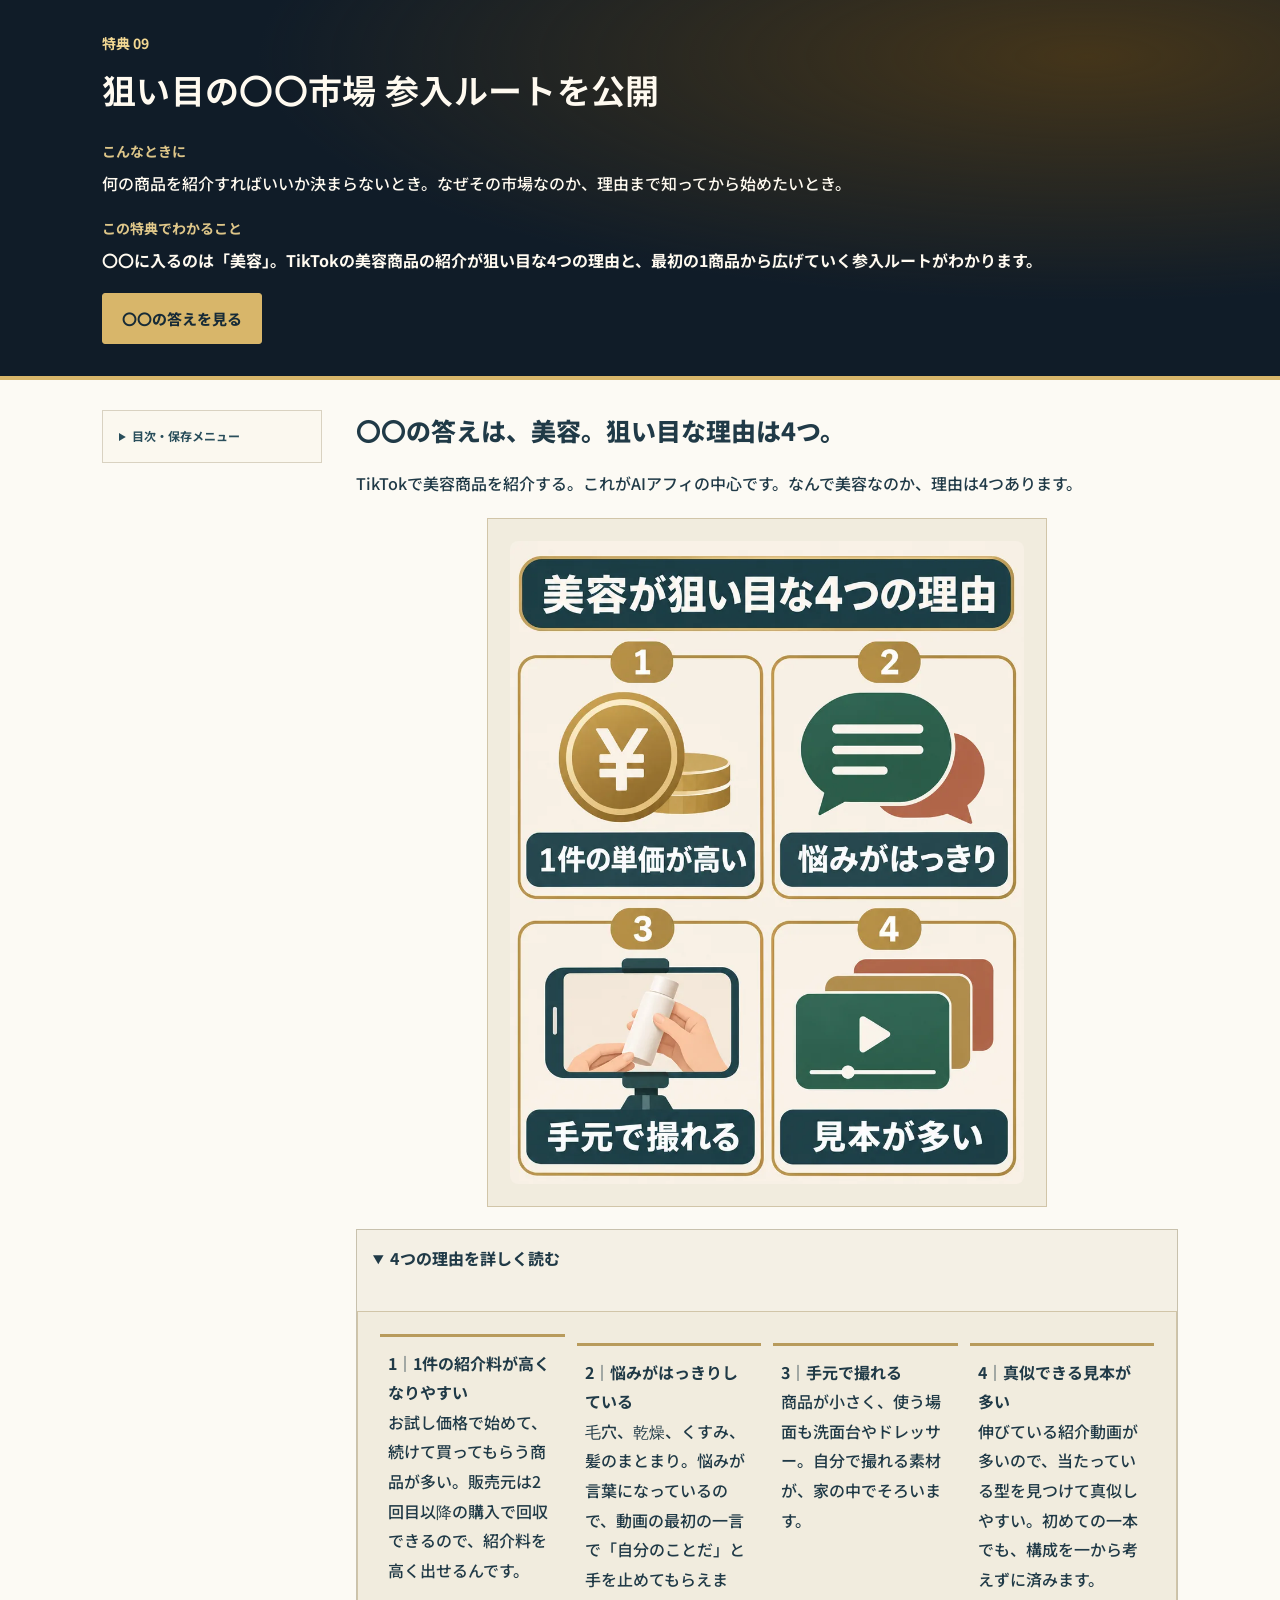
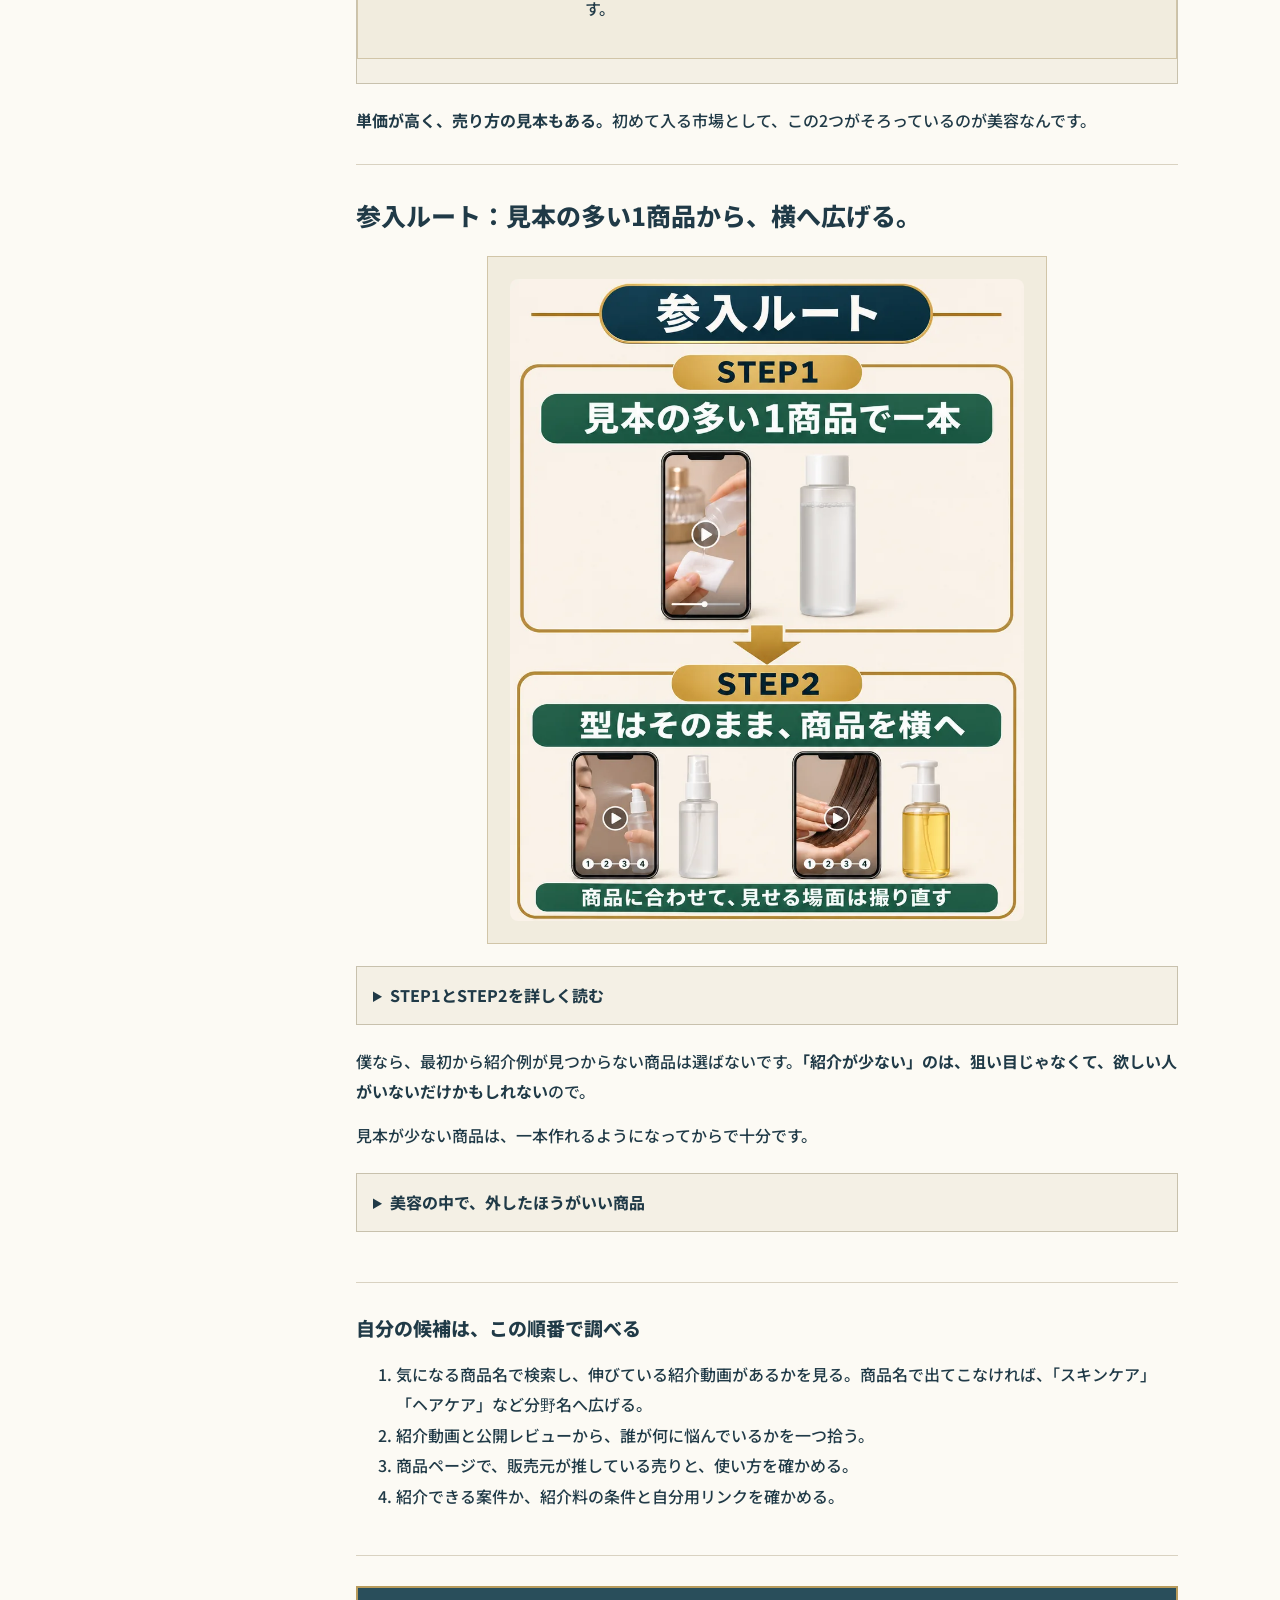
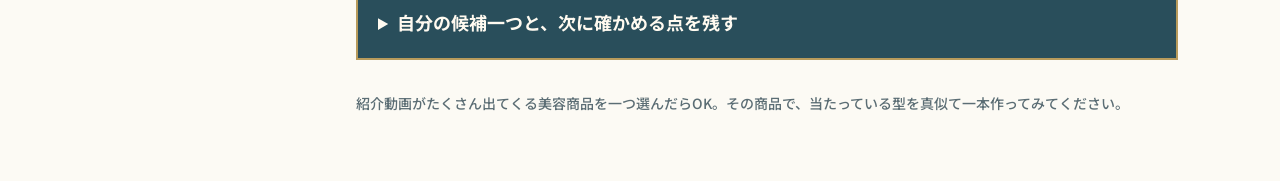
<file: 09.html>
<!DOCTYPE html>

<html lang="ja"><head><meta charset="utf-8"/><meta content="noindex" name="robots"/><meta content="width=device-width,initial-scale=1" name="viewport"/><link href="data:," rel="icon"/><title>狙い目の〇〇市場 参入ルートを公開｜参加特典</title><link href="bonus.css?v=d87d054164" rel="stylesheet"/><style id="standalone-bonus-layout">html{scroll-padding-top:24px}.bonus-aside{top:24px}</style></head><body class="bonus-page v35 v37 v38 v39 v40 v41 v42 v43 v44 v45" data-volume="09"><header class="bonus-hero"><div class="bonus-hero-inner"><div><p class="volume-label">特典 09</p><h1 class="official-bonus-title"><span class="d45-title-phrase">狙い目の〇〇市場</span><wbr/><span class="d45-title-phrase"> 参入ルートを公開</span></h1><dl class="d42-intro"><div><dt>こんなときに</dt><dd>何の商品を紹介すればいいか決まらないとき。なぜその市場なのか、理由まで知ってから始めたいとき。</dd></div><div><dt>この特典でわかること</dt><dd>〇〇に入るのは「美容」。TikTokの美容商品の紹介が狙い目な4つの理由と、最初の1商品から広げていく参入ルートがわかります。</dd></div></dl><div class="hero-buttons"><a class="primary" href="#finished">〇〇の答えを見る</a></div></div></div></header><main class="bonus-layout"><aside class="bonus-aside"><details class="v38-tool-menu"><summary>目次・保存メニュー</summary><nav aria-label="この資料の目次"><strong>この特典を使う</strong><a href="#finished">狙い目の理由</a><a href="#route">参入ルート</a><a href="#practice">自分の候補を選ぶ</a></nav><a class="download-link" download="" href="downloads/09_使い方と記入例.txt">使い方と記入欄を保存</a></details></aside><article><section class="v35-section d45-section" id="finished"><header><h2>〇〇の答えは、美容。狙い目な理由は4つ。</h2></header>
<p>TikTokで美容商品を紹介する。これがAIアフィの中心です。なんで美容なのか、理由は4つあります。</p>
<figure class="v56-figure" style="width:100%;max-width:560px;margin:20px auto;"><img alt="美容が狙い目な4つの理由。1 1件の単価が高い、2 悩みがはっきり、3 手元で撮れる、4 見本が多い。" decoding="async" height="1125" src="assets/v56/v56_09_reasons.webp" style="display:block;width:100%;height:auto;border-radius:8px;" width="900"/></figure><details class="v35-more" open=""><summary>4つの理由を詳しく読む</summary><figure aria-label="美容が狙い目な4つの理由。1、1件の紹介料が高くなりやすい。2、悩みがはっきりしている。3、手元で撮れる。4、真似できる見本が多い。" data-diagram="why-beauty" style="margin:24px 0;">
<ol style="display:grid;grid-template-columns:repeat(auto-fit,minmax(170px,1fr));gap:12px;padding:0;list-style:none;">
<li style="border-top:3px solid #b89b5c;padding:12px 8px;"><b>1｜1件の紹介料が高くなりやすい</b><p>お試し価格で始めて、続けて買ってもらう商品が多い。販売元は2回目以降の購入で回収できるので、紹介料を高く出せるんです。</p></li>
<li style="border-top:3px solid #b89b5c;padding:12px 8px;"><b>2｜悩みがはっきりしている</b><p>毛穴、乾燥、くすみ、髪のまとまり。悩みが言葉になっているので、動画の最初の一言で「自分のことだ」と手を止めてもらえます。</p></li>
<li style="border-top:3px solid #b89b5c;padding:12px 8px;"><b>3｜手元で撮れる</b><p>商品が小さく、使う場面も洗面台やドレッサー。自分で撮れる素材が、家の中でそろいます。</p></li>
<li style="border-top:3px solid #b89b5c;padding:12px 8px;"><b>4｜真似できる見本が多い</b><p>伸びている紹介動画が多いので、当たっている型を見つけて真似しやすい。初めての一本でも、構成を一から考えずに済みます。</p></li>
</ol></figure></details>
<p><strong>単価が高く、売り方の見本もある。</strong>初めて入る市場として、この2つがそろっているのが美容なんです。</p>
</section><section class="v35-section d45-section" id="route"><header><h2>参入ルート：見本の多い1商品から、横へ広げる。</h2></header>
<figure class="v56-figure" style="width:100%;max-width:560px;margin:20px auto;"><img alt="参入ルート。STEP1は見本の多い1商品で一本作る。STEP2は型はそのままに、ミストやヘアオイルなど別の商品へ広げる。商品に合わせて、見せる場面は撮り直す。" decoding="async" height="1125" loading="lazy" src="assets/v56/v56_09_route_v2.webp" style="display:block;width:100%;height:auto;border-radius:8px;" width="900"/></figure><details class="v35-more"><summary>STEP1とSTEP2を詳しく読む</summary><figure aria-label="初めて一本を作る人は、紹介動画が多く出てくる美容商品を一つ選び、当たっている型を真似る。一本作れるようになった人は、同じ悩みの別の商品や、伸びた型をまだ誰もやっていない商品へ広げる。" class="v49-market-decisions v54-entry-route" data-diagram="beauty-entry-route">
<div><b>STEP1｜初めての一本</b><h3>紹介動画がたくさん出てくる商品</h3><p>商品名で検索して、伸びている紹介動画がある商品を一つ選ぶ。当たっている型を真似て、自分の商品で作ります。</p><strong>見本を真似て、一本作る</strong></div>
<div><b>STEP2｜一本作れたら</b><h3>同じ悩みの別の商品・まだ誰もやっていない商品</h3><p>伸びた型はそのままに、商品だけ変える。同じ型が並んでいない商品なら、そこで勝てることがあります。</p><strong>型を残して、商品を変える</strong></div>
</figure></details>
<p>僕なら、最初から紹介例が見つからない商品は選ばないです。<strong>「紹介が少ない」のは、狙い目じゃなくて、欲しい人がいないだけかもしれない</strong>ので。</p><p>見本が少ない商品は、一本作れるようになってからで十分です。</p>
<details class="v35-more" id="market-choice"><summary>美容の中で、外したほうがいい商品</summary>
<figure aria-label="選ぶ：紹介動画があり、手元で撮れて、紹介できる案件がある。あとで調べる：撮れるが案件や仕様が分からない。外す：効果を言い切らないと成り立たない商品。" class="v49-market-decisions" data-diagram="adopt-hold-drop">
<div><b class="v49-take">選ぶ</b><h3>見本があり、撮れて、案件がある</h3><p>商品ページの売りを、自分の映像で見せられる。</p></div>
<div><b class="v49-hold">あとで調べる</b><h3>撮れるが、案件や仕様が分からない</h3><p>紹介料の条件と商品ページを確かめてから決めます。</p></div>
<div><b class="v49-drop">外す</b><h3>効果を言い切らないと成り立たない</h3><p>「1週間で消える」のような、商品ページで確かめられない効果を言わないと売れない商品は、最初の候補から外してください。</p></div></figure>
</details>
</section><section class="v35-section" id="compare-steps"><h3>自分の候補は、この順番で調べる</h3><ol>
<li>気になる商品名で検索し、伸びている紹介動画があるかを見る。商品名で出てこなければ、「スキンケア」「ヘアケア」など分野名へ広げる。</li>
<li>紹介動画と公開レビューから、誰が何に悩んでいるかを一つ拾う。</li>
<li>商品ページで、販売元が推している売りと、使い方を確かめる。</li>
<li>紹介できる案件か、紹介料の条件と自分用リンクを確かめる。</li></ol></section><section aria-label="自分の候補を比較する" class="practice v35-practice d39-practice-open" id="practice"><details class="d39-workbench" id="workbench-09"><summary>自分の候補一つと、次に確かめる点を残す</summary><form data-tool="research" data-volume="09"><div class="form-toolbar"><button class="secondary" data-example="" type="button">候補Aの記入例を入れる</button><button class="quiet" data-clear="" type="button">入力を空にする</button></div><div class="form-guide">自分で使うときは「入力を空にする」を押して、調べた商品を書くだけ。書けたら「候補と未確認の点をまとめる」を押して保存します。</div><div class="v32-extra-fields"><label class="field"><span>今の段階</span><select data-v32-field="今の段階" name="entryRoute"><option value="first">STEP1：初めての一本を作る</option><option value="experienced">STEP2：一本作れて、商品を広げる</option></select></label></div><fieldset class="candidate"><legend>候補A</legend><label class="field"><span>商品名</span><input name="aProduct" type="text" value=""/></label><label class="field"><span>誰が、何に悩んでいる？</span><textarea name="aScene" rows="3"></textarea></label><label class="field"><span>見つけた紹介動画・商品ページの売り・撮れる映像</span><textarea name="aFacts" placeholder="1 見本：伸びている紹介動画はある？
2 売り：商品ページで推していることは？
3 映像：自分で何を撮れる？
分からないことは「次に確かめること」へ。" rows="3"></textarea></label><label class="field"><span>次に確かめること</span><textarea name="aUnknown" rows="3"></textarea></label></fieldset><fieldset class="candidate"><legend>候補B</legend><details class="v35-more" data-v35-group="bProduct"><summary>2候補目も比べる（任意）</summary><button class="quiet" data-v41-example-b="" type="button">STEP2の記入例を入れる</button><label class="field"><span>商品名</span><input name="bProduct" type="text" value=""/></label><label class="field"><span>誰が、何に悩んでいる？</span><textarea name="bScene" rows="3"></textarea></label><label class="field"><span>見つけた紹介動画・商品ページの売り・撮れる映像</span><textarea name="bFacts" rows="3"></textarea></label><label class="field"><span>次に確かめること</span><textarea name="bUnknown" rows="3"></textarea></label></details></fieldset><details class="v35-more" data-v43-archive=""><summary>確認元・紹介条件なども詳しく残す（任意）</summary><label class="field"><span>検索日と、悩みや商品の確認元、参考の動画</span><textarea data-v32-field="検索語・確認日・対象期間" name="searchMemo" rows="3"></textarea></label><label class="field"><span>この動画で答えたい悩み<small>誰のどんな悩みに、何を映して答えるかを書きます。</small></span><textarea data-v32-field="この動画で答えたい悩み" name="testHypothesis" rows="3"></textarea></label><label class="field"><span>投稿後に調べる日と、表示・クリックなどの件数<small>比べる動画は公開後の日数をそろえ、表示回数やクリック数を記録する。</small></span><textarea data-v32-field="投稿後に調べる日と、表示・クリックなどの件数" name="reviewDate" rows="3"></textarea></label><label class="field"><span>次に調べる候補と、その理由</span><textarea name="next" rows="3"></textarea></label><label class="field"><span>候補Aの紹介料の条件と商品ページ</span><input name="aTerms" type="text" value=""/></label><label class="field"><span>候補Bの紹介料の条件と商品ページ</span><input name="bTerms" type="text" value=""/></label><p data-v43-old-status=""></p><label class="d43-include"><input data-v43-include="" type="checkbox"/><span>この欄の詳しいメモを、今回の保存文に含める</span></label><div data-v43-backing="" hidden=""><input name="aCheckScene" type="hidden" value="unknown"/><input name="aCheckFacts" type="hidden" value="unknown"/><input name="aCheckTerms" type="hidden" value="unknown"/><input name="aCheckDestination" type="hidden" value="unknown"/><input name="bCheckScene" type="hidden" value="unknown"/><input name="bCheckFacts" type="hidden" value="unknown"/><input name="bCheckTerms" type="hidden" value="unknown"/><input name="bCheckDestination" type="hidden" value="unknown"/></div></details><button class="primary" type="submit">候補と未確認の点をまとめる</button><p class="tool-status" data-tool-status="" role="status">入力は、使ったブラウザーに残ります。</p><div class="output-panel" hidden=""><h3>作成した内容</h3><div aria-live="polite" class="form-result-review" data-result-review="" hidden=""></div><textarea aria-label="作成した内容" data-output="" rows="12"></textarea><div class="output-actions"><button class="secondary" data-copy="" type="button">コピー</button><button class="secondary" data-download="" type="button">テキストで保存</button></div></div></form></details></section><p class="v35-finish">紹介動画がたくさん出てくる美容商品を一つ選んだらOK。その商品で、当たっている型を真似て一本作ってみてください。</p></article></main><script src="bonus-data.js?v=2ef6ef15f8"></script><script src="bonus.js?v=7073538337"></script></body></html>
</file>
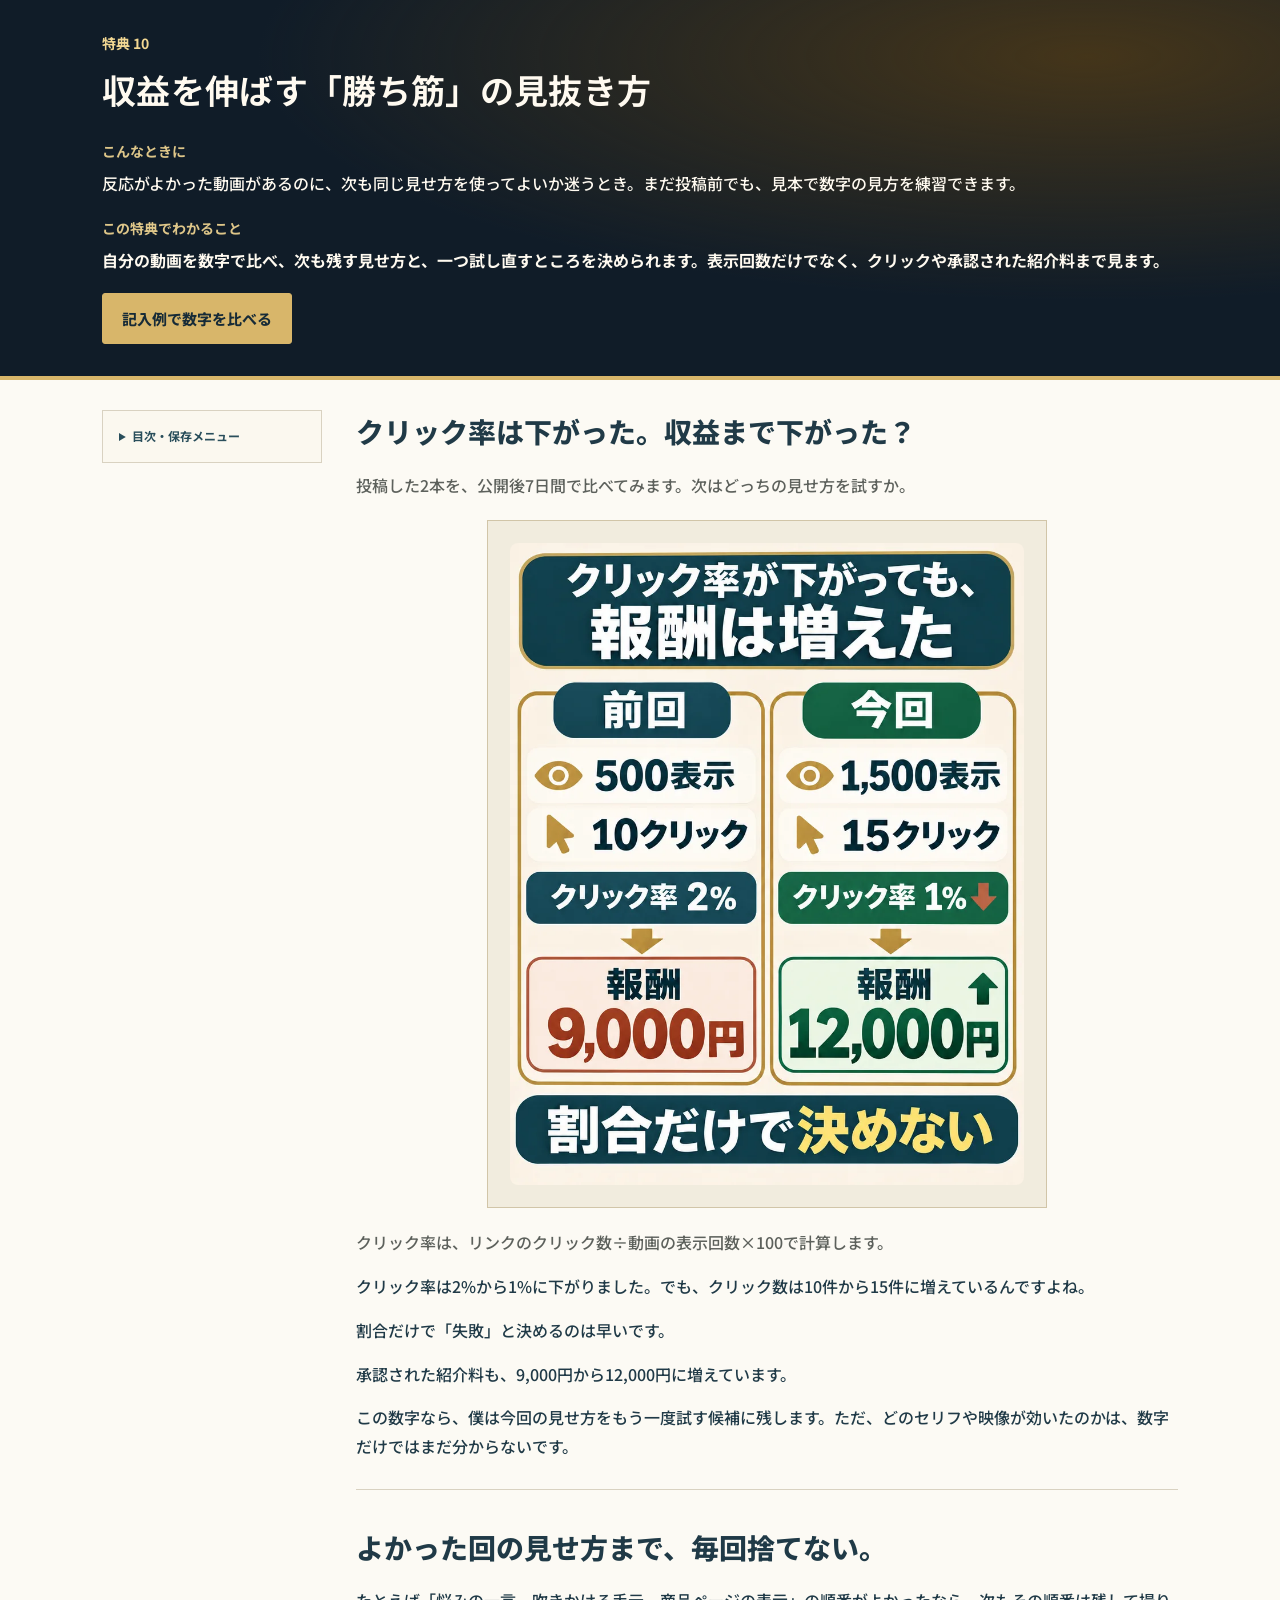
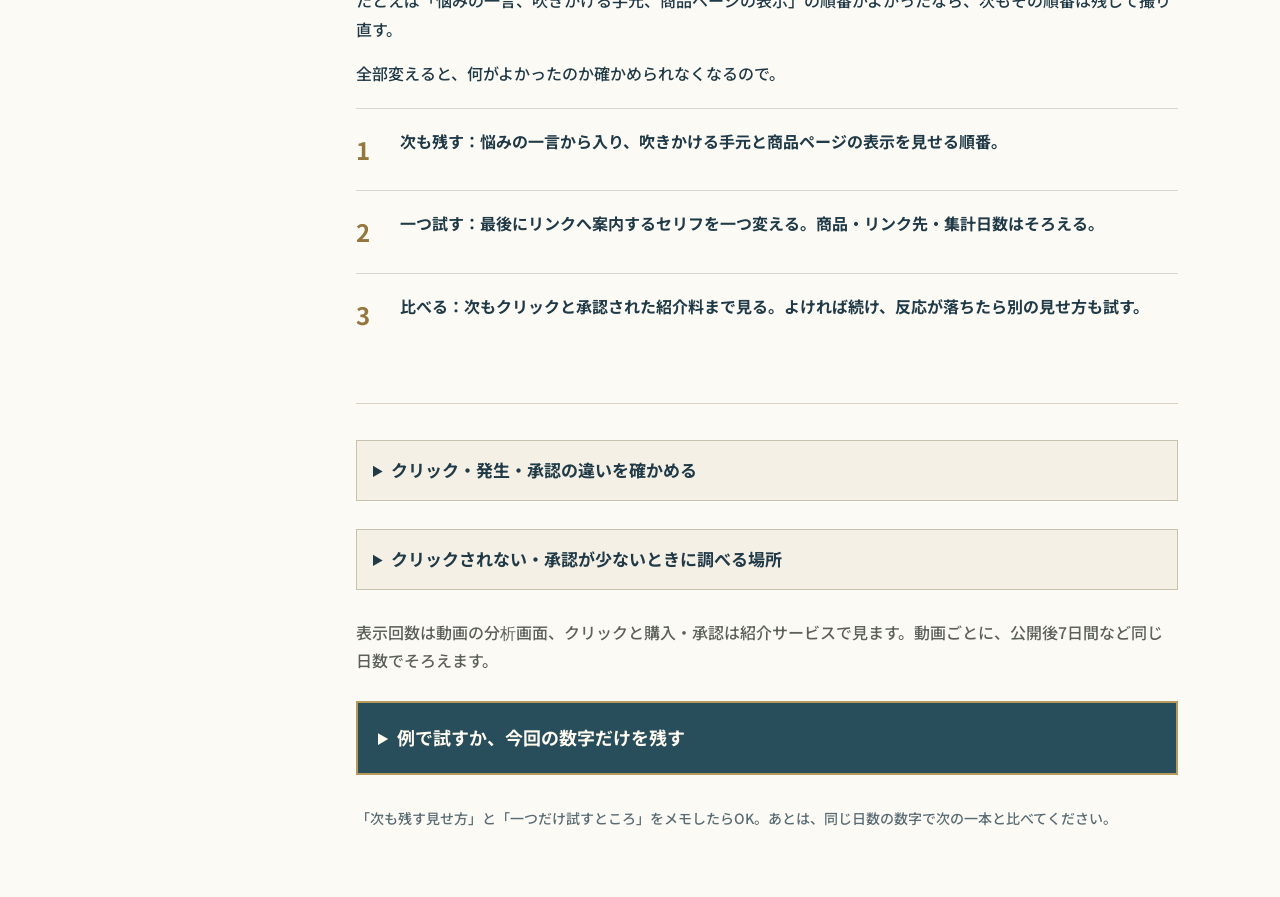
<file: 10.html>
<!DOCTYPE html>

<html lang="ja"><head><meta charset="utf-8"/><meta content="noindex" name="robots"/><meta content="width=device-width,initial-scale=1" name="viewport"/><link href="data:," rel="icon"/><title>収益を伸ばす「勝ち筋」の見抜き方｜参加特典</title><link href="bonus.css?v=d87d054164" rel="stylesheet"/><style id="standalone-bonus-layout">html{scroll-padding-top:24px}.bonus-aside{top:24px}</style></head><body class="bonus-page v35 v37 v38 v39 v40 v41 v42 v43 v44 v45" data-volume="10"><header class="bonus-hero"><div class="bonus-hero-inner"><div><p class="volume-label">特典 10</p><h1 class="official-bonus-title"><span class="d45-title-phrase">収益を伸ばす</span><wbr/><span class="d45-title-phrase">「勝ち筋」の見抜き方</span></h1><dl class="d42-intro"><div><dt>こんなときに</dt><dd>反応がよかった動画があるのに、次も同じ見せ方を使ってよいか迷うとき。まだ投稿前でも、見本で数字の見方を練習できます。</dd></div><div><dt>この特典でわかること</dt><dd>自分の動画を数字で比べ、次も残す見せ方と、一つ試し直すところを決められます。表示回数だけでなく、クリックや承認された紹介料まで見ます。</dd></div></dl><div class="hero-buttons"><a class="primary" href="#practice">記入例で数字を比べる</a></div></div></div></header><main class="bonus-layout"><aside class="bonus-aside"><details class="v38-tool-menu"><summary>目次・保存メニュー</summary><nav aria-label="この資料の目次"><strong>この特典を使う</strong><a href="#finished">完成例を見る</a><a href="#practice">自分の材料で使う</a></nav><a class="download-link" download="" href="downloads/10_使い方と記入例.txt">使い方と記入欄を保存</a></details></aside><article><section class="v35-section d39-section" id="finished"><header><h2>クリック率は下がった。収益まで下がった？</h2></header><p class="d39-note">投稿した2本を、公開後7日間で比べてみます。次はどっちの見せ方を試すか。</p><figure class="v56-figure" style="width:100%;max-width:560px;margin:20px auto;"><img alt="前回は500表示10クリックでクリック率2%、報酬9,000円。今回は1,500表示15クリックでクリック率1%、報酬12,000円。割合だけで決めない。" decoding="async" height="1125" src="assets/v59/v59_10_compare.webp" style="display:block;width:100%;height:auto;border-radius:8px;" width="900"/></figure><p class="d39-note">クリック率は、リンクのクリック数÷動画の表示回数×100で計算します。</p><p>クリック率は2%から1%に下がりました。でも、クリック数は10件から15件に増えているんですよね。</p><p>割合だけで「失敗」と決めるのは早いです。</p><p>承認された紹介料も、9,000円から12,000円に増えています。</p><p>この数字なら、僕は今回の見せ方をもう一度試す候補に残します。ただ、どのセリフや映像が効いたのかは、数字だけではまだ分からないです。</p></section><section class="v35-section d39-section" data-v54-winning-pattern=""><header><h2>よかった回の見せ方まで、毎回捨てない。</h2></header><p>たとえば「悩みの一言、吹きかける手元、商品ページの表示」の順番がよかったなら、次もその順番は残して撮り直す。</p><p>全部変えると、何がよかったのか確かめられなくなるので。</p><ol class="v49-script"><li><b>1</b><div><p>次も残す：悩みの一言から入り、吹きかける手元と商品ページの表示を見せる順番。</p></div></li><li><b>2</b><div><p>一つ試す：最後にリンクへ案内するセリフを一つ変える。商品・リンク先・集計日数はそろえる。</p></div></li><li><b>3</b><div><p>比べる：次もクリックと承認された紹介料まで見る。よければ続け、反応が落ちたら別の見せ方も試す。</p></div></li></ol></section><details class="v35-more d45-optional"><summary>クリック・発生・承認の違いを確かめる</summary><section class="v35-section d39-section" id="lesson-1"><header><h2>クリック10件、発生5件、承認3件を分ける。</h2></header><figure aria-label="紹介リンクのクリック10件のうち購入が5件記録され、その5件のうち3件で報酬が認められた練習例。" class="d39" data-diagram="conversion-counts"><div class="d39-conversion-path"><div><span>クリック</span><strong>10</strong><b>件</b></div><i>→<span>クリック10件のうち購入記録5件</span></i><div><span>発生</span><strong>5</strong><b>件</b></div><i>→<span>購入記録5件のうち報酬承認3件</span></i><div><span>承認</span><strong>3</strong><b>件</b></div></div></figure><p>「発生」は購入が記録された件数、「承認」は販売元が認めた件数。承認待ちなら、結果が出てから追記すればOKです。</p></section></details><details class="v35-more d45-optional"><summary>クリックされない・承認が少ないときに調べる場所</summary><section class="v35-section d39-section" id="next-check-map"><header><h2>クリック0と発生0では、確認する場所が違う。</h2></header><figure aria-label="クリックが0件、購入などの記録が0件、報酬の承認が少ない場合に、次に見る箇所を示す図" class="d39" data-diagram="next-check-decision"><div class="d39-check-map"><div><b>表示あり<br/>クリック0</b><i>→</i><span>リンクへの案内の位置・言葉<br/>リンクが<br/>開くか</span></div><div><b>クリックあり<br/>発生0</b><i>→</i><span>リンク先の商品・条件<br/>紹介料の対象になる行動<br/>数字を調べた期間</span></div><div><b>発生あり<br/>承認が少ない</b><i>→</i><span>報酬の承認待ちか<br/>取消・返品などの扱い<br/>数字を調べた期間</span></div></div></figure><p>数字がよくないときも、いきなり全部作り替えないでください。この図を見ながら、まず確かめる場所を一つ選びます。</p></section></details><p class="d39-note">表示回数は動画の分析画面、クリックと購入・承認は紹介サービスで見ます。動画ごとに、公開後7日間など同じ日数でそろえます。</p><section aria-label="自分の件数を入力して比べる" class="practice v35-practice d39-practice-open" id="practice"><details class="d39-workbench" id="workbench-10"><summary>例で試すか、今回の数字だけを残す</summary><form data-tool="metrics" data-volume="10"><div class="form-toolbar"><button class="secondary" data-example="" type="button">記入例を入れる</button><button class="quiet" data-clear="" type="button">入力を空にする</button></div><div class="form-guide">まだ投稿していないなら、「記入例を入れる」を押してから「数字と次の確認をまとめる」を押すと練習できます。自分の動画なら、まず期間・表示回数・クリック数だけ入れてみてください。内容がまとまったら「テキストで保存」でメモを持ち帰れます。</div><fieldset><legend>今回の動画</legend><label class="field"><span>数字を調べた期間・公開後の日数</span><input name="bPeriod" type="text" value=""/></label><label class="field"><span>動画の表示回数</span><input min="0" name="bViews" step="1" type="number" value=""/><small>それぞれの動画の「表示回数」を入れます。</small></label><label class="field"><span>クリック数</span><input min="0" name="bClicks" step="1" type="number" value=""/><small>この動画・この期間の紹介リンクのクリック数。全投稿合計しか分からなければ空欄。</small></label><details class="v35-more" id="current-outcomes"><summary>購入記録・報酬・費用もわかるとき（任意）</summary><label class="field"><span>成果の発生件数</span><input min="0" name="bOccurred" step="1" type="number" value=""/><small>数が確認できない場合は空欄にする。</small></label><label class="field"><span>承認件数</span><input min="0" name="bApprovedCount" step="1" type="number" value=""/><small>発生件数以下。未確認なら空欄のまま。</small></label><label class="field"><span>承認された紹介料の合計（円）</span><input min="0" name="bApproved" step="1" type="number" value=""/></label><label class="field"><span>この動画で差し引く制作費・広告費など（円）</span><input min="0" name="bCost" step="1" type="number" value=""/></label><div class="v32-extra-fields"><label class="field"><span>次に見直す日<small>次に数字を見る日と、何日分を見るかを書きます。承認結果はそろってから追記します。</small></span><textarea data-v32-field="次に見直す日" name="reviewDate" rows="3"></textarea></label></div><div aria-live="polite" class="funnel-live" data-funnel-live=""></div></details></fieldset><details class="v35-more" id="previous-comparison"><summary>前回の動画も比べる（任意）</summary><fieldset><legend>前回の動画</legend><label class="field"><span>数字を調べた期間・公開後の日数</span><input name="aPeriod" type="text" value=""/></label><label class="field"><span>動画の表示回数</span><input min="0" name="aViews" step="1" type="number" value=""/><small>それぞれの動画の「表示回数」を入れます。</small></label><label class="field"><span>クリック数</span><input min="0" name="aClicks" step="1" type="number" value=""/><small>この動画・この期間の紹介リンクのクリック数。全投稿合計しか分からなければ空欄。</small></label><label class="field"><span>成果の発生件数</span><input min="0" name="aOccurred" step="1" type="number" value=""/><small>数が確認できない場合は空欄にする。</small></label><label class="field"><span>承認件数</span><input min="0" name="aApprovedCount" step="1" type="number" value=""/><small>発生件数以下。未確認なら空欄のまま。</small></label><label class="field"><span>承認された紹介料の合計（円）</span><input min="0" name="aApproved" step="1" type="number" value=""/></label><label class="field"><span>この動画で差し引く制作費・広告費など（円）</span><input min="0" name="aCost" step="1" type="number" value=""/></label></fieldset><label class="field"><span>見る人・商品・リンク先・公開後日数の共通点と違い</span><textarea name="same" rows="3"></textarea></label><label class="field"><span>前回から変えたセリフ・映像など</span><textarea name="changed" rows="3"></textarea></label></details><div aria-live="polite" class="metrics-live"></div><div aria-live="polite" class="v38-next-check" data-v38-next-check=""></div><label class="field"><span>次も残す見せ方と、一つだけ試すところ</span><textarea name="next" rows="3"></textarea></label><button class="primary" type="submit">数字と次の確認をまとめる</button><p class="tool-status" data-tool-status="" role="status">入力は、使ったブラウザーに残ります。</p><div class="output-panel" hidden=""><h3>作成した内容</h3><div aria-live="polite" class="form-result-review" data-result-review="" hidden=""></div><textarea aria-label="作成した内容" data-output="" rows="12"></textarea><div class="output-actions"><button class="secondary" data-copy="" type="button">コピー</button><button class="secondary" data-download="" type="button">テキストで保存</button></div></div></form></details></section><p class="v35-finish">「次も残す見せ方」と「一つだけ試すところ」をメモしたらOK。あとは、同じ日数の数字で次の一本と比べてください。</p></article></main><script src="bonus-data.js?v=2ef6ef15f8"></script><script src="bonus.js?v=7073538337"></script></body></html>
</file>
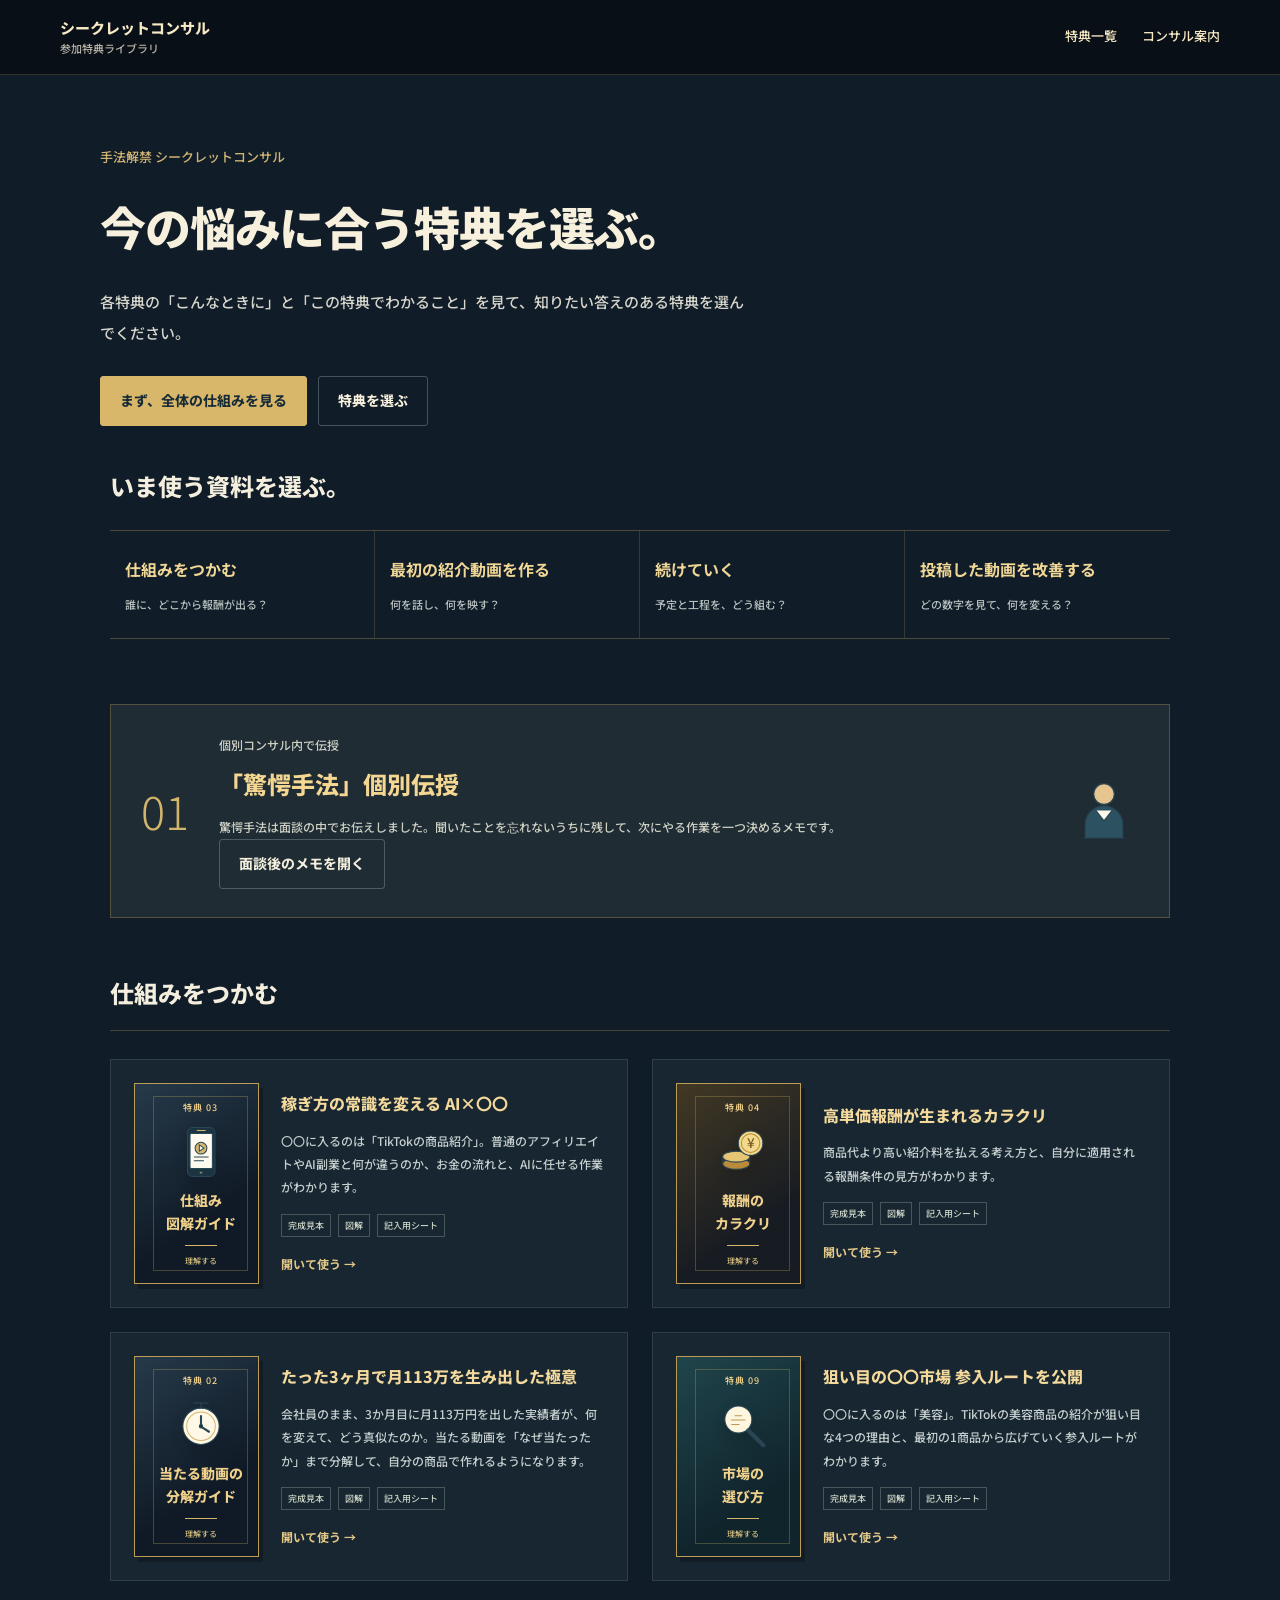
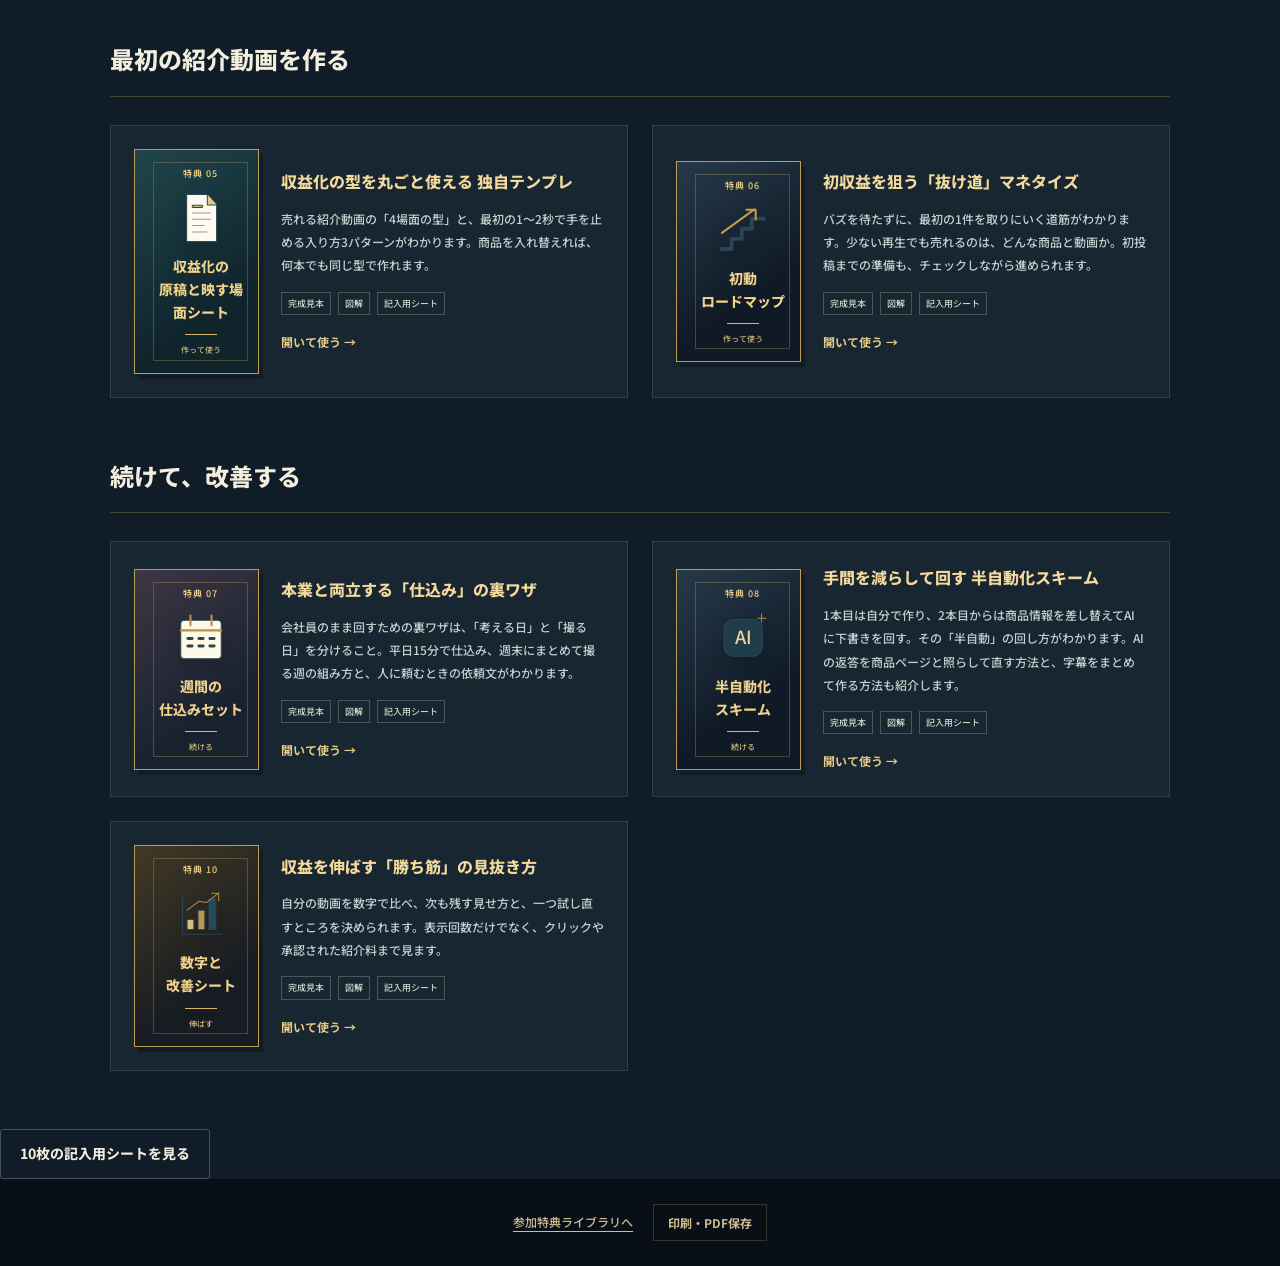
<file: bonuses.html>
<!DOCTYPE html>

<html lang="ja"><head><meta charset="utf-8"/><meta content="noindex" name="robots"/><meta content="width=device-width,initial-scale=1" name="viewport"/><link href="data:," rel="icon"/><title>参加者限定10大特典｜参加特典</title><link href="bonus.css?v=d87d054164" rel="stylesheet"/></head><body class="bonus-page" data-volume=""><header class="bonus-nav"><a class="bonus-brand" href="bonuses.html?v=essence-v60">シークレットコンサル<span>参加特典ライブラリ</span></a><nav aria-label="ページ"><a href="bonuses.html?v=essence-v60">特典一覧</a><a href="lp.html">コンサル案内</a></nav></header><main><header class="library-opening"><div><p>手法解禁 シークレットコンサル</p><h1>今の悩みに合う特典を選ぶ。</h1><p class="library-lead">各特典の「こんなときに」と「この特典でわかること」を見て、知りたい答えのある特典を選んでください。</p><div class="hero-buttons"><a class="primary" href="03.html?v=essence-v60">まず、全体の仕組みを見る</a><a class="secondary" href="#collection">特典を選ぶ</a></div></div><div aria-hidden="true" class="library-books"><div class="bonus-cover cover-04"><span>特典 04</span><svg aria-hidden="true" class="object object-coins" fill="none" stroke="#294654" stroke-linecap="round" stroke-linejoin="round" stroke-width="2.4" viewbox="0 0 128 128"><ellipse cx="48" cy="92" fill="#b98b3a" rx="32" ry="13"></ellipse><path d="M16 75v17m64-17v17"></path><ellipse cx="48" cy="75" fill="#e6c674" rx="32" ry="13"></ellipse><circle cx="82" cy="43" fill="#f3d98c" r="29"></circle><circle cx="82" cy="43" r="22" stroke="#b98b3a"></circle><text fill="#7b5a22" font-size="32" stroke="none" text-anchor="middle" x="82" y="54">¥</text></svg><strong>報酬の<br/>カラクリ</strong><div class="cover-rule"></div><small>理解する</small></div><div class="bonus-cover cover-05"><span>特典 05</span><svg aria-hidden="true" class="object object-document" fill="none" stroke="#294654" stroke-linecap="round" stroke-linejoin="round" stroke-width="2.4" viewbox="0 0 128 128"><path d="M30 8h49l22 23v89H30z" fill="#fffaf0"></path><path d="M79 8v25h22" fill="#e4ca8a"></path><path d="M44 52h43m-43 15h43m-43 15h27m-27 15h34" stroke="#8f9a9e"></path><rect fill="#d4b56c" height="5" rx="2" width="25" x="43" y="34"></rect></svg><strong>収益化の<br/>原稿と映す場面シート</strong><div class="cover-rule"></div><small>作って使う</small></div><div class="bonus-cover cover-08"><span>特典 08</span><svg aria-hidden="true" class="object object-spark" fill="none" stroke="#294654" stroke-linecap="round" stroke-linejoin="round" stroke-width="2.4" viewbox="0 0 128 128"><rect fill="#1f3d4a" height="87" rx="22" width="91" x="19" y="20"></rect><text fill="#ecd295" font-family="sans-serif" font-size="43" stroke="none" text-anchor="middle" x="64" y="78">AI</text><path d="M108 7v19m-9-9h19" stroke="#b48e45"></path></svg><strong>半自動化<br/>スキーム</strong><div class="cover-rule"></div><small>続ける</small></div></div></header><section class="learning-route"><h2>いま使う資料を選ぶ。</h2><div><a href="03.html?v=essence-v60"><b>仕組みをつかむ</b><span>誰に、どこから報酬が出る？</span></a><a href="05.html?v=essence-v60"><b>最初の紹介動画を作る</b><span>何を話し、何を映す？</span></a><a href="07.html?v=essence-v60"><b>続けていく</b><span>予定と工程を、どう組む？</span></a><a href="10.html?v=essence-v60"><b>投稿した動画を改善する</b><span>どの数字を見て、何を変える？</span></a></div></section><section class="live-bonus"><span>01</span><div><p>個別コンサル内で伝授</p><h2>「驚愕手法」個別伝授</h2><p>驚愕手法は面談の中でお伝えしました。聞いたことを忘れないうちに残して、次にやる作業を一つ決めるメモです。</p><a class="button secondary" href="01.html?v=essence-v60">面談後のメモを開く</a></div><svg aria-hidden="true" class="object object-person" fill="none" stroke="#294654" stroke-linecap="round" stroke-linejoin="round" stroke-width="2.4" viewbox="0 0 128 128"><circle cx="64" cy="33" fill="#e6c58f" r="19"></circle><path d="M30 113V89a34 34 0 0168 0v24" fill="#2c5262"></path><path d="M49 63l15 19 15-19" fill="#fff9eb"></path><path d="M28 113h72"></path></svg></section><div class="bonus-collection" id="collection"><section><h2>仕組みをつかむ</h2><div class="guide-grid"><a class="guide-card" href="03.html?v=essence-v60"><div class="bonus-cover cover-03"><span>特典 03</span><svg aria-hidden="true" class="object object-phone" fill="none" stroke="#294654" stroke-linecap="round" stroke-linejoin="round" stroke-width="2.4" viewbox="0 0 128 128"><rect fill="#1c3442" height="116" rx="12" width="65" x="32" y="6"></rect><rect fill="#fffaf0" height="83" rx="3" width="53" x="38" y="20"></rect><path d="M55 13h19" stroke="#d4b56c"></path><path d="M48 76h33m-33 9h22"></path><circle cx="64" cy="55" fill="#d7b66d" r="14"></circle><path d="M60 47l11 8-11 7z" fill="#fffaf0"></path><circle cx="64" cy="113" fill="#d4b56c" r="3"></circle></svg><strong>仕組み<br/>図解ガイド</strong><div class="cover-rule"></div><small>理解する</small></div><div class="guide-card-copy"><h3>稼ぎ方の常識を変える AI×〇〇</h3><p>〇〇に入るのは「TikTokの商品紹介」。普通のアフィリエイトやAI副業と何が違うのか、お金の流れと、AIに任せる作業がわかります。</p><div class="guide-features"><span>完成見本</span><span>図解</span><span>記入用シート</span></div><strong>開いて使う →</strong></div></a><a class="guide-card" href="04.html?v=essence-v60"><div class="bonus-cover cover-04"><span>特典 04</span><svg aria-hidden="true" class="object object-coins" fill="none" stroke="#294654" stroke-linecap="round" stroke-linejoin="round" stroke-width="2.4" viewbox="0 0 128 128"><ellipse cx="48" cy="92" fill="#b98b3a" rx="32" ry="13"></ellipse><path d="M16 75v17m64-17v17"></path><ellipse cx="48" cy="75" fill="#e6c674" rx="32" ry="13"></ellipse><circle cx="82" cy="43" fill="#f3d98c" r="29"></circle><circle cx="82" cy="43" r="22" stroke="#b98b3a"></circle><text fill="#7b5a22" font-size="32" stroke="none" text-anchor="middle" x="82" y="54">¥</text></svg><strong>報酬の<br/>カラクリ</strong><div class="cover-rule"></div><small>理解する</small></div><div class="guide-card-copy"><h3>高単価報酬が生まれるカラクリ</h3><p>商品代より高い紹介料を払える考え方と、自分に適用される報酬条件の見方がわかります。</p><div class="guide-features"><span>完成見本</span><span>図解</span><span>記入用シート</span></div><strong>開いて使う →</strong></div></a><a class="guide-card" href="02.html?v=essence-v60"><div class="bonus-cover cover-02"><span>特典 02</span><svg aria-hidden="true" class="object object-clock" fill="none" stroke="#294654" stroke-linecap="round" stroke-linejoin="round" stroke-width="2.4" viewbox="0 0 128 128"><circle cx="64" cy="67" fill="#fff8e7" r="43"></circle><circle cx="64" cy="67" r="34" stroke="#d4b56c"></circle><path d="M64 43v25l19 12" stroke-width="5"></path><path d="M47 12h34M64 12v10"></path><circle cx="64" cy="67" fill="#1c3442" r="4"></circle></svg><strong>当たる動画の<br/>分解ガイド</strong><div class="cover-rule"></div><small>理解する</small></div><div class="guide-card-copy"><h3>たった3ヶ月で月113万を生み出した極意</h3><p>会社員のまま、3か月目に月113万円を出した実績者が、何を変えて、どう真似たのか。当たる動画を「なぜ当たったか」まで分解して、自分の商品で作れるようになります。</p><div class="guide-features"><span>完成見本</span><span>図解</span><span>記入用シート</span></div><strong>開いて使う →</strong></div></a><a class="guide-card" href="09.html?v=essence-v60"><div class="bonus-cover cover-09"><span>特典 09</span><svg aria-hidden="true" class="object object-search" fill="none" stroke="#294654" stroke-linecap="round" stroke-linejoin="round" stroke-width="2.4" viewbox="0 0 128 128"><circle cx="53" cy="51" fill="#fff6df" r="32"></circle><path d="M77 77l35 35" stroke-width="10"></path><path d="M36 52h33m-24-10h16m-24 21h18" stroke="#be9756"></path></svg><strong>市場の<br/>選び方</strong><div class="cover-rule"></div><small>理解する</small></div><div class="guide-card-copy"><h3>狙い目の〇〇市場 参入ルートを公開</h3><p>〇〇に入るのは「美容」。TikTokの美容商品の紹介が狙い目な4つの理由と、最初の1商品から広げていく参入ルートがわかります。</p><div class="guide-features"><span>完成見本</span><span>図解</span><span>記入用シート</span></div><strong>開いて使う →</strong></div></a></div></section><section><h2>最初の紹介動画を作る</h2><div class="guide-grid"><a class="guide-card" href="05.html?v=essence-v60"><div class="bonus-cover cover-05"><span>特典 05</span><svg aria-hidden="true" class="object object-document" fill="none" stroke="#294654" stroke-linecap="round" stroke-linejoin="round" stroke-width="2.4" viewbox="0 0 128 128"><path d="M30 8h49l22 23v89H30z" fill="#fffaf0"></path><path d="M79 8v25h22" fill="#e4ca8a"></path><path d="M44 52h43m-43 15h43m-43 15h27m-27 15h34" stroke="#8f9a9e"></path><rect fill="#d4b56c" height="5" rx="2" width="25" x="43" y="34"></rect></svg><strong>収益化の<br/>原稿と映す場面シート</strong><div class="cover-rule"></div><small>作って使う</small></div><div class="guide-card-copy"><h3>収益化の型を丸ごと使える 独自テンプレ</h3><p>売れる紹介動画の「4場面の型」と、最初の1〜2秒で手を止める入り方3パターンがわかります。商品を入れ替えれば、何本でも同じ型で作れます。</p><div class="guide-features"><span>完成見本</span><span>図解</span><span>記入用シート</span></div><strong>開いて使う →</strong></div></a><a class="guide-card" href="06.html?v=essence-v60"><div class="bonus-cover cover-06"><span>特典 06</span><svg aria-hidden="true" class="object object-steps" fill="none" stroke="#294654" stroke-linecap="round" stroke-linejoin="round" stroke-width="2.4" viewbox="0 0 128 128"><path d="M13 109h24V85h24V61h24V37h29" fill="none" stroke-width="9"></path><path d="M14 71l77-56m-19 1h22v23" stroke="#c49a4a" stroke-width="5"></path></svg><strong>初動<br/>ロードマップ</strong><div class="cover-rule"></div><small>作って使う</small></div><div class="guide-card-copy"><h3>初収益を狙う「抜け道」マネタイズ</h3><p>バズを待たずに、最初の1件を取りにいく道筋がわかります。少ない再生でも売れるのは、どんな商品と動画か。初投稿までの準備も、チェックしながら進められます。</p><div class="guide-features"><span>完成見本</span><span>図解</span><span>記入用シート</span></div><strong>開いて使う →</strong></div></a></div></section><section><h2>続けて、改善する</h2><div class="guide-grid"><a class="guide-card" href="07.html?v=essence-v60"><div class="bonus-cover cover-07"><span>特典 07</span><svg aria-hidden="true" class="object object-calendar" fill="none" stroke="#294654" stroke-linecap="round" stroke-linejoin="round" stroke-width="2.4" viewbox="0 0 128 128"><rect fill="#fff9e8" height="91" rx="9" width="96" x="16" y="22"></rect><path d="M16 46h96M39 11v23m50-23v23" stroke="#ba914b" stroke-width="5"></path><path d="M33 65h10m16 0h10m16 0h10M33 83h10m16 0h10m16 0h10" stroke-width="7"></path></svg><strong>週間の<br/>仕込みセット</strong><div class="cover-rule"></div><small>続ける</small></div><div class="guide-card-copy"><h3>本業と両立する「仕込み」の裏ワザ</h3><p>会社員のまま回すための裏ワザは、「考える日」と「撮る日」を分けること。平日15分で仕込み、週末にまとめて撮る週の組み方と、人に頼むときの依頼文がわかります。</p><div class="guide-features"><span>完成見本</span><span>図解</span><span>記入用シート</span></div><strong>開いて使う →</strong></div></a><a class="guide-card" href="08.html?v=essence-v60"><div class="bonus-cover cover-08"><span>特典 08</span><svg aria-hidden="true" class="object object-spark" fill="none" stroke="#294654" stroke-linecap="round" stroke-linejoin="round" stroke-width="2.4" viewbox="0 0 128 128"><rect fill="#1f3d4a" height="87" rx="22" width="91" x="19" y="20"></rect><text fill="#ecd295" font-family="sans-serif" font-size="43" stroke="none" text-anchor="middle" x="64" y="78">AI</text><path d="M108 7v19m-9-9h19" stroke="#b48e45"></path></svg><strong>半自動化<br/>スキーム</strong><div class="cover-rule"></div><small>続ける</small></div><div class="guide-card-copy"><h3>手間を減らして回す 半自動化スキーム</h3><p>1本目は自分で作り、2本目からは商品情報を差し替えてAIに下書きを回す。その「半自動」の回し方がわかります。AIの返答を商品ページと照らして直す方法と、字幕をまとめて作る方法も紹介します。</p><div class="guide-features"><span>完成見本</span><span>図解</span><span>記入用シート</span></div><strong>開いて使う →</strong></div></a><a class="guide-card" href="10.html?v=essence-v60"><div class="bonus-cover cover-10"><span>特典 10</span><svg aria-hidden="true" class="object object-chart" fill="none" stroke="#294654" stroke-linecap="round" stroke-linejoin="round" stroke-width="2.4" viewbox="0 0 128 128"><path d="M20 16v96h94"></path><rect fill="#d5bd84" height="24" width="16" x="31" y="77"></rect><rect fill="#bf9651" height="46" width="16" x="57" y="55"></rect><rect fill="#254b5b" height="73" width="16" x="83" y="28"></rect><path d="M31 55l28-21 18 3 29-23m-17 1h17v17" stroke="#b58b3b"></path></svg><strong>数字と<br/>改善シート</strong><div class="cover-rule"></div><small>伸ばす</small></div><div class="guide-card-copy"><h3>収益を伸ばす「勝ち筋」の見抜き方</h3><p>自分の動画を数字で比べ、次も残す見せ方と、一つ試し直すところを決められます。表示回数だけでなく、クリックや承認された紹介料まで見ます。</p><div class="guide-features"><span>完成見本</span><span>図解</span><span>記入用シート</span></div><strong>開いて使う →</strong></div></a></div></section></div><p class="library-workbook-link"><a class="button secondary" href="workbook.html?v=essence-v60">10枚の記入用シートを見る</a></p></main><footer class="bonus-footer"><a href="bonuses.html?v=essence-v60">参加特典ライブラリへ</a><button data-print="" type="button">印刷・PDF保存</button></footer><script src="bonus-data.js?v=2ef6ef15f8"></script><script src="bonus.js?v=7073538337"></script></body></html>
</file>
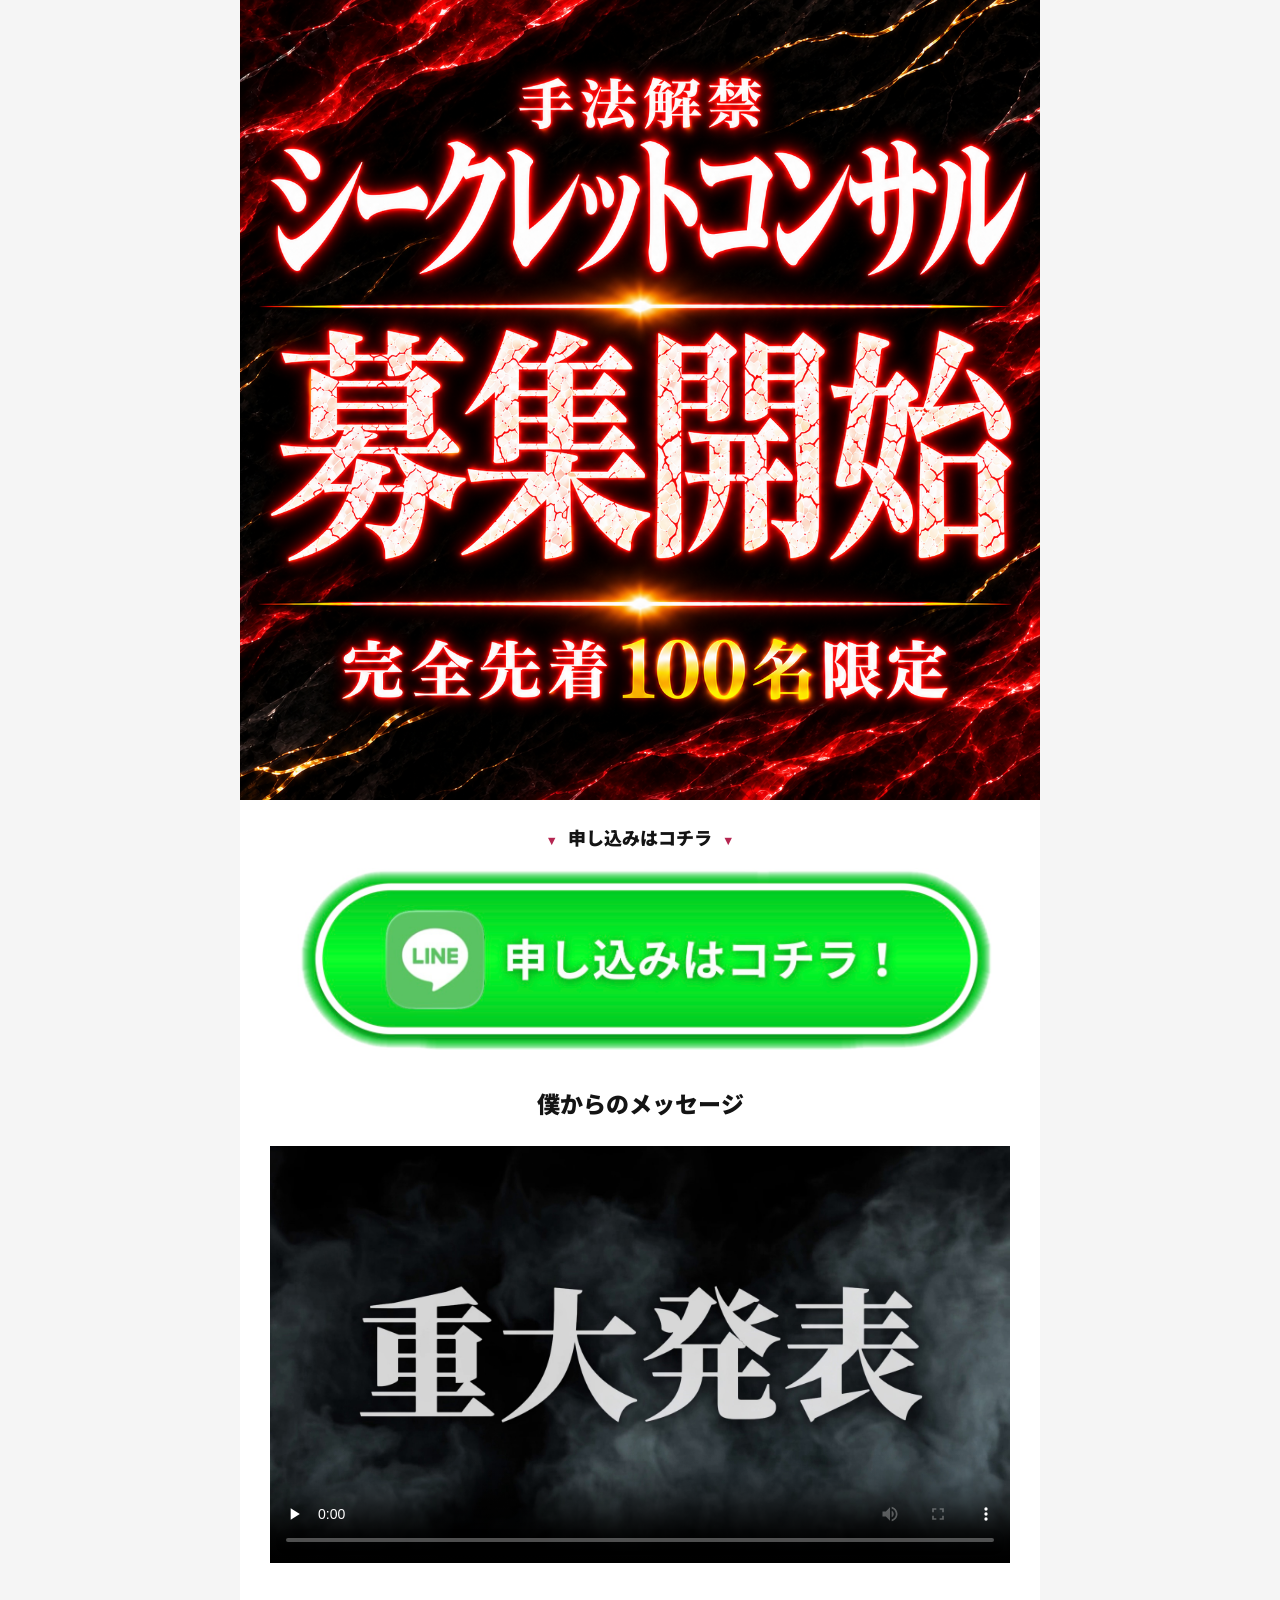
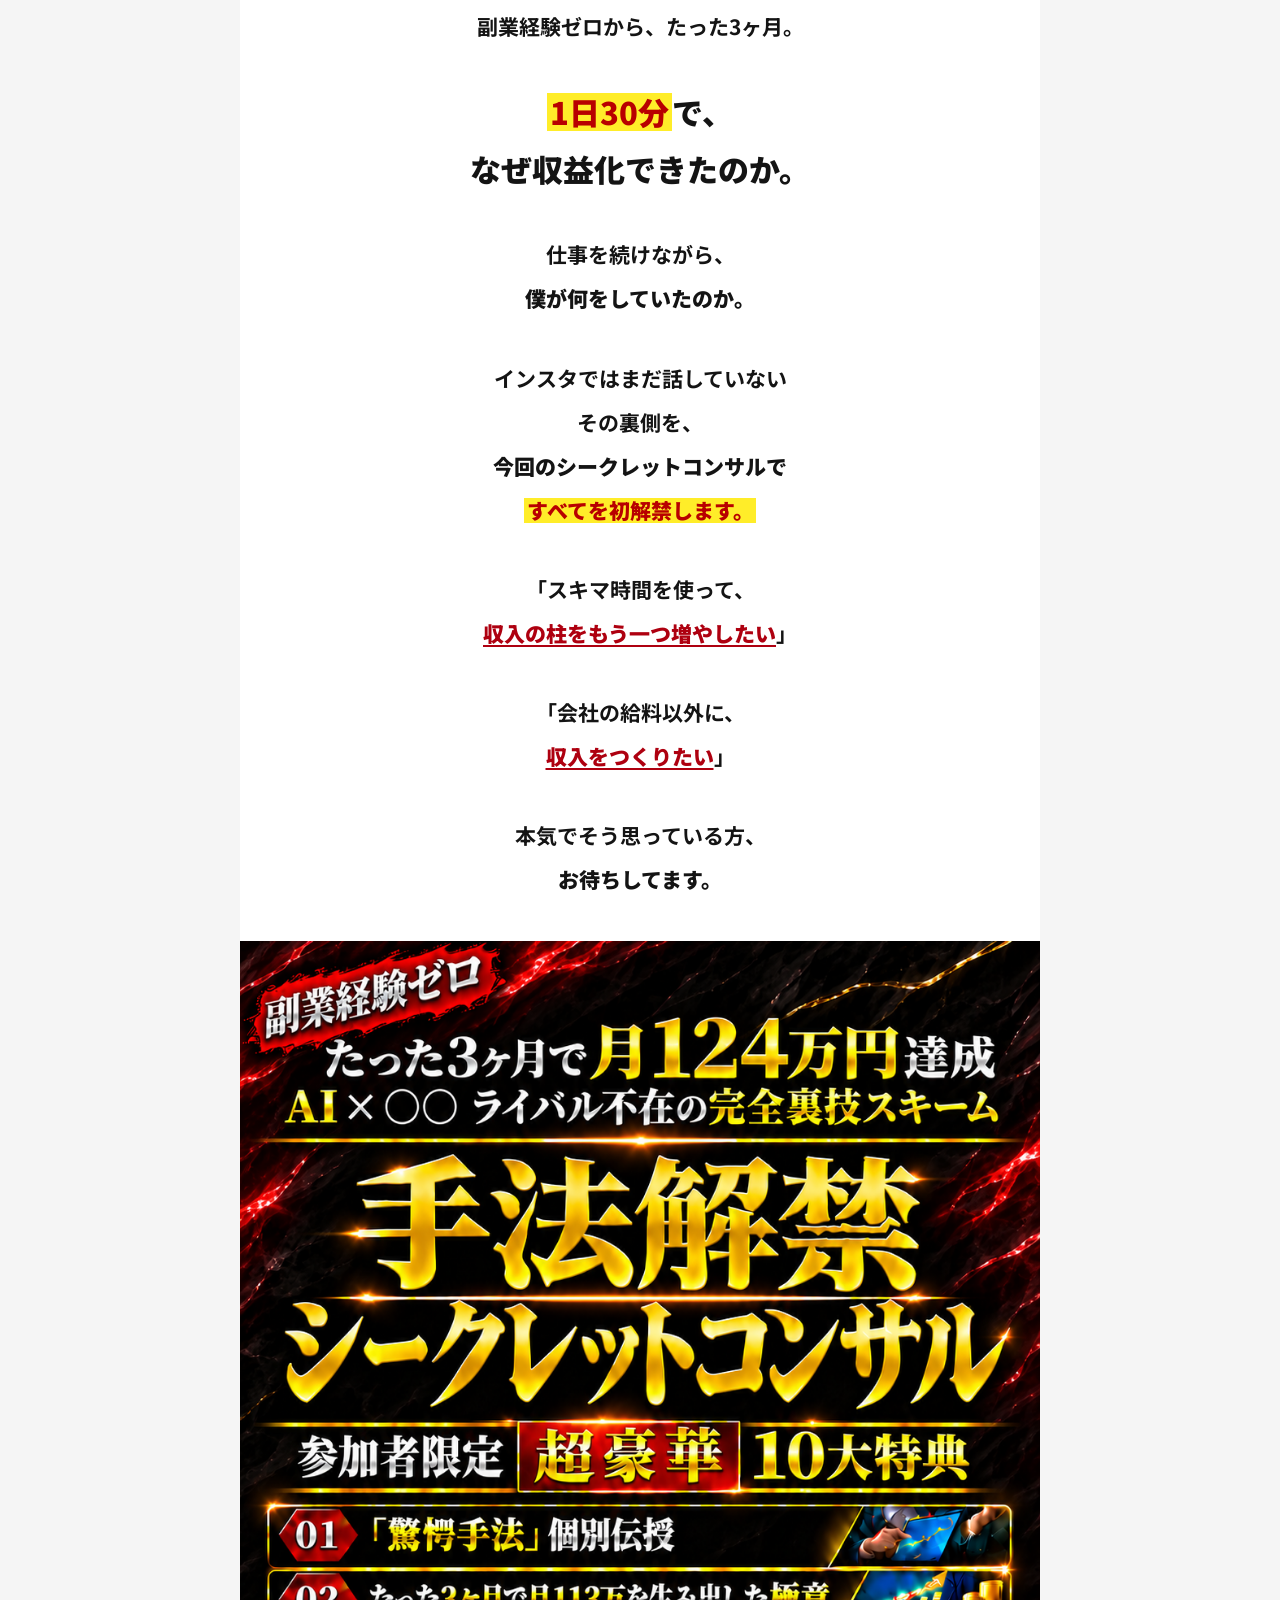
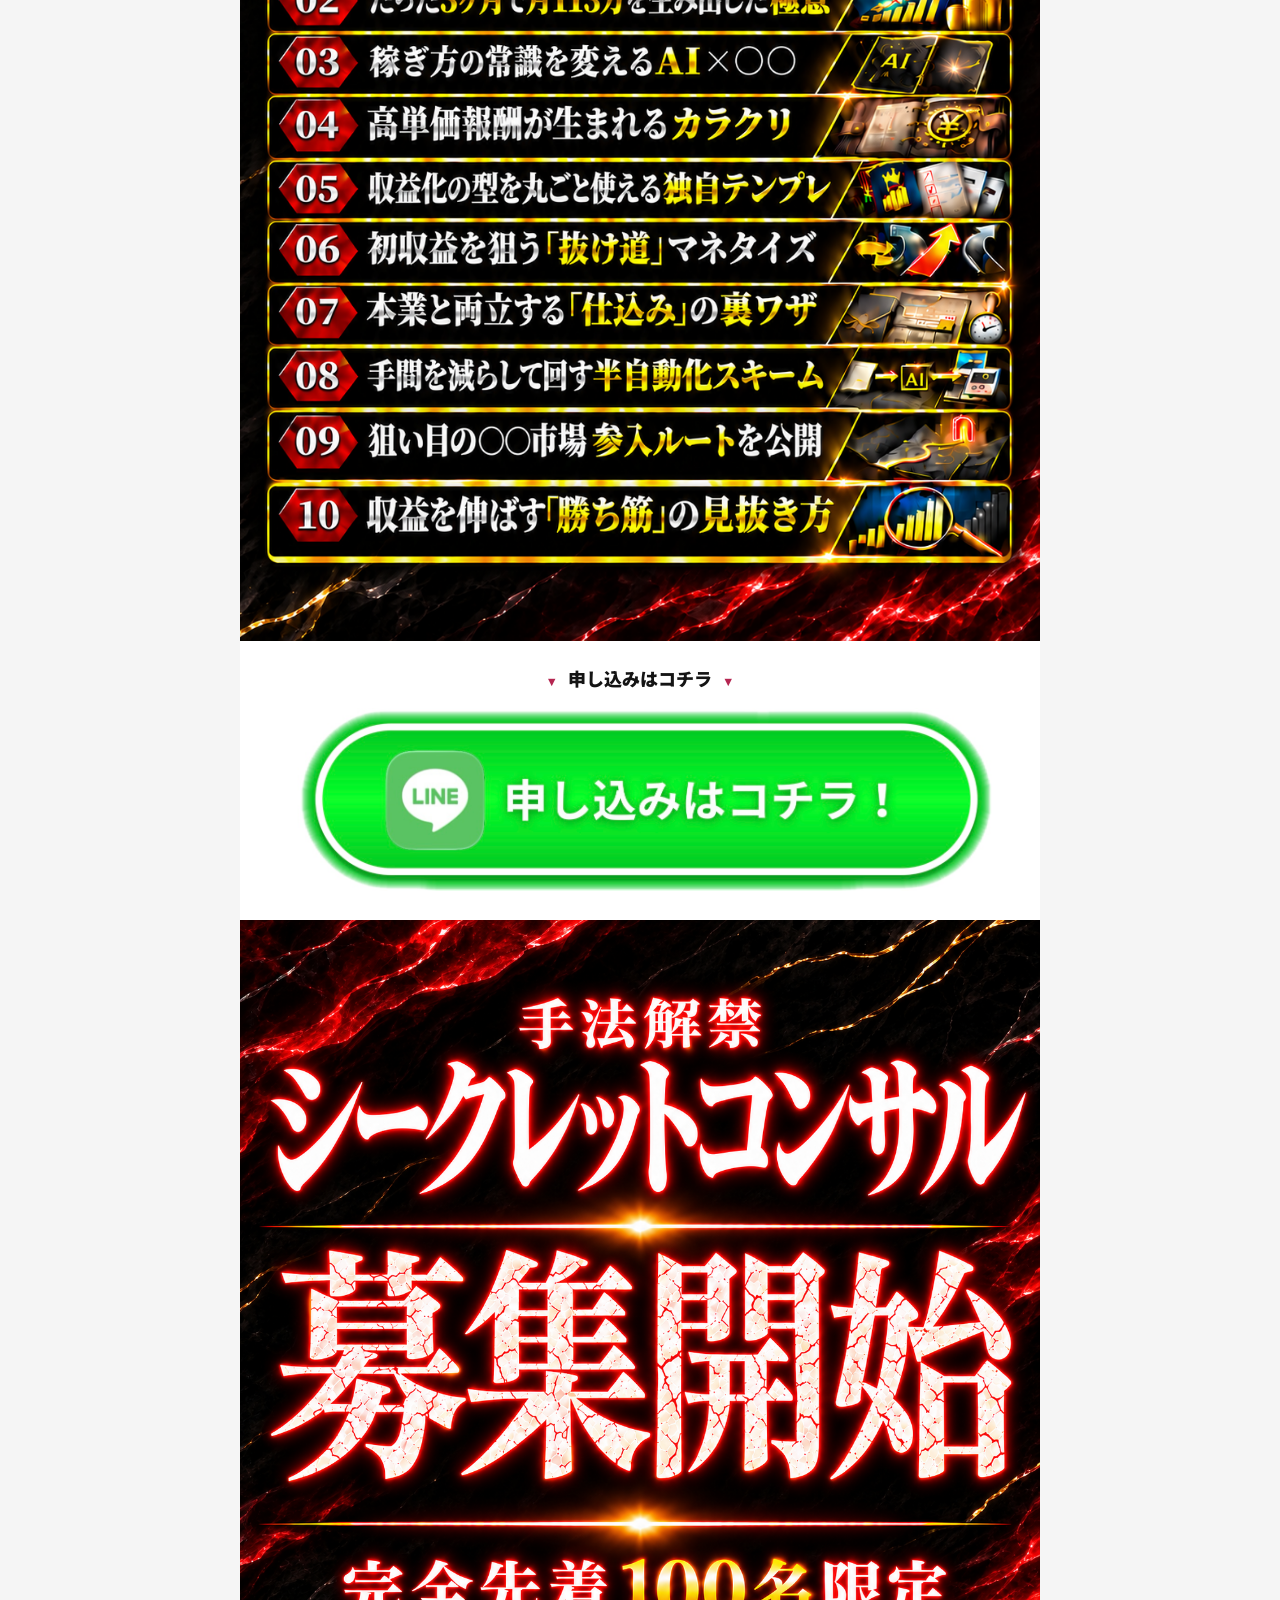
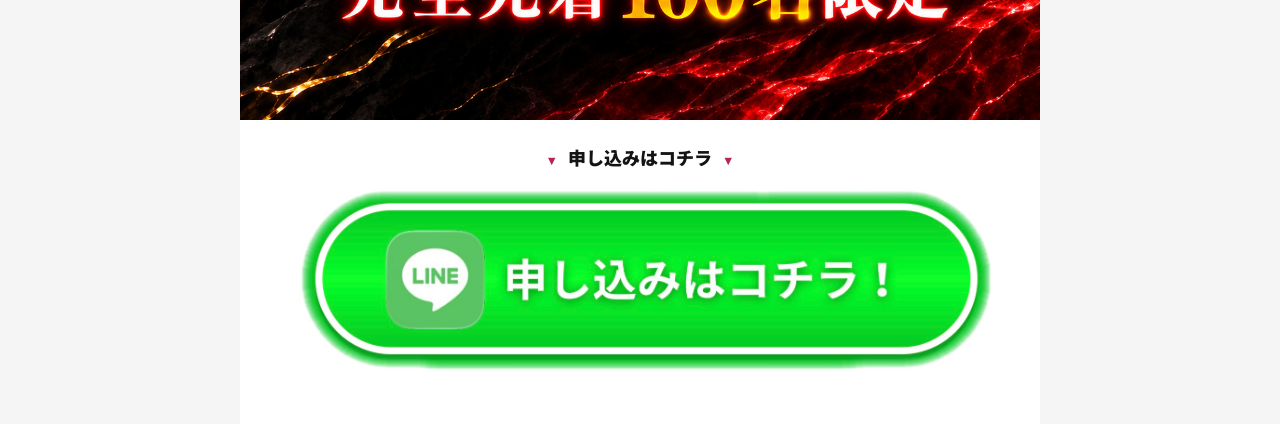
<file: line-lp.html>
<!DOCTYPE html>
<html lang="ja"><head><meta charset="utf-8"/><meta content="width=device-width,initial-scale=1" name="viewport"/><meta content="noindex,nofollow" name="robots"/><title>手法解禁｜シークレットコンサル お申し込み</title><meta content="1日30分のスキマ時間で、なぜ収益化できたのか。インスタではまだ話していないその裏側をシークレットコンサルですべてを初解禁します。申し込みはコチラ。" name="description"/><link href="data:," rel="icon"/><link href="line-lp/v3/style.css?v=bb557d3848e3" rel="stylesheet"/><script defer="" src="line-lp/config.js?v=773f7448b34c"></script><script defer="" src="line-lp/v3/page.js?v=c12a1467c7a5"></script></head><body><main>
<h1 class="visually-hidden">手法解禁 シークレットコンサル</h1><section class="recruitment"><button aria-label="シークレットコンサルに申し込む" data-line-entry="" type="button"><img alt="手法解禁 シークレットコンサル 募集開始 完全先着100名限定" height="1254" src="line-lp/v3/assets/募集開始.png?v=8710c586f4f4" width="1254"/></button></section>
<section aria-label="シークレットコンサルのお申し込み" class="entry"><p class="entry-caption">申し込みはコチラ</p><button aria-label="申し込みはコチラ" data-line-entry="" type="button"><img alt="申し込みはコチラ！" class="btn" height="392" src="line-lp/v3/assets/LINE申込ボタン.jpg?v=6ca37f6dc6ef" width="1597"/></button></section>
<section class="message"><h2>僕からのメッセージ</h2><video aria-label="僕からのメッセージ" controls="" height="1080" playsinline="" poster="line-lp/v3/assets/本人動画ポスター.jpg?v=99fcb4bb5b3a" preload="none" width="1920"><source src="line-lp/v3/assets/本人メッセージ.mp4?v=d6ebcc4d9438" type="video/mp4"/></video></section>
<section aria-label="企画のご案内" class="letter"><p>副業経験ゼロから、たった3ヶ月。</p><p class="reveal-copy"><strong><mark>1日30分</mark>で、<br/>なぜ収益化できたのか。</strong></p><p>仕事を続けながら、<br/><strong>僕が何をしていたのか。</strong></p><p>インスタではまだ話していない<br/>その裏側を、<br/><strong>今回のシークレットコンサルで<br/><mark>すべてを初解禁します。</mark></strong></p><p class="line-announcement">「スキマ時間を使って、<br/><strong>収入の柱をもう一つ増やしたい</strong>」</p><p class="line-announcement">「会社の給料以外に、<br/><strong>収入をつくりたい</strong>」</p><p>本気でそう思っている方、<br/><strong>お待ちしてます。</strong></p></section>
<section class="campaign"><img alt="副業経験ゼロ。たった3ヶ月で月124万円達成。AI×〇〇 ライバル不在の完全裏技スキーム。手法解禁 シークレットコンサル。参加者限定10大特典。" class="campaign-visual" height="1599" loading="lazy" src="line-lp/v3/assets/企画バナー.png?v=a6ad191f9dea" width="984"/></section>
<section aria-label="シークレットコンサルのお申し込み" class="entry"><p class="entry-caption">申し込みはコチラ</p><button aria-label="申し込みはコチラ" data-line-entry="" type="button"><img alt="申し込みはコチラ！" class="btn" height="392" src="line-lp/v3/assets/LINE申込ボタン.jpg?v=6ca37f6dc6ef" width="1597"/></button></section>
<section class="recruitment"><button aria-label="シークレットコンサルに申し込む" data-line-entry="" type="button"><img alt="手法解禁 シークレットコンサル 募集開始 完全先着100名限定" height="1254" src="line-lp/v3/assets/募集開始.png?v=8710c586f4f4" width="1254"/></button></section>
<section aria-label="シークレットコンサルのお申し込み" class="entry"><p class="entry-caption">申し込みはコチラ</p><button aria-label="申し込みはコチラ" data-line-entry="" type="button"><img alt="申し込みはコチラ！" class="btn" height="392" src="line-lp/v3/assets/LINE申込ボタン.jpg?v=6ca37f6dc6ef" width="1597"/></button></section>
</main><dialog aria-labelledby="notice-title" id="registration-notice"><h2 id="notice-title">受付の準備中です。</h2><p>登録のご案内まで、もう少しお待ちください。</p><form method="dialog"><button type="submit">閉じる</button></form></dialog></body></html>
</file>
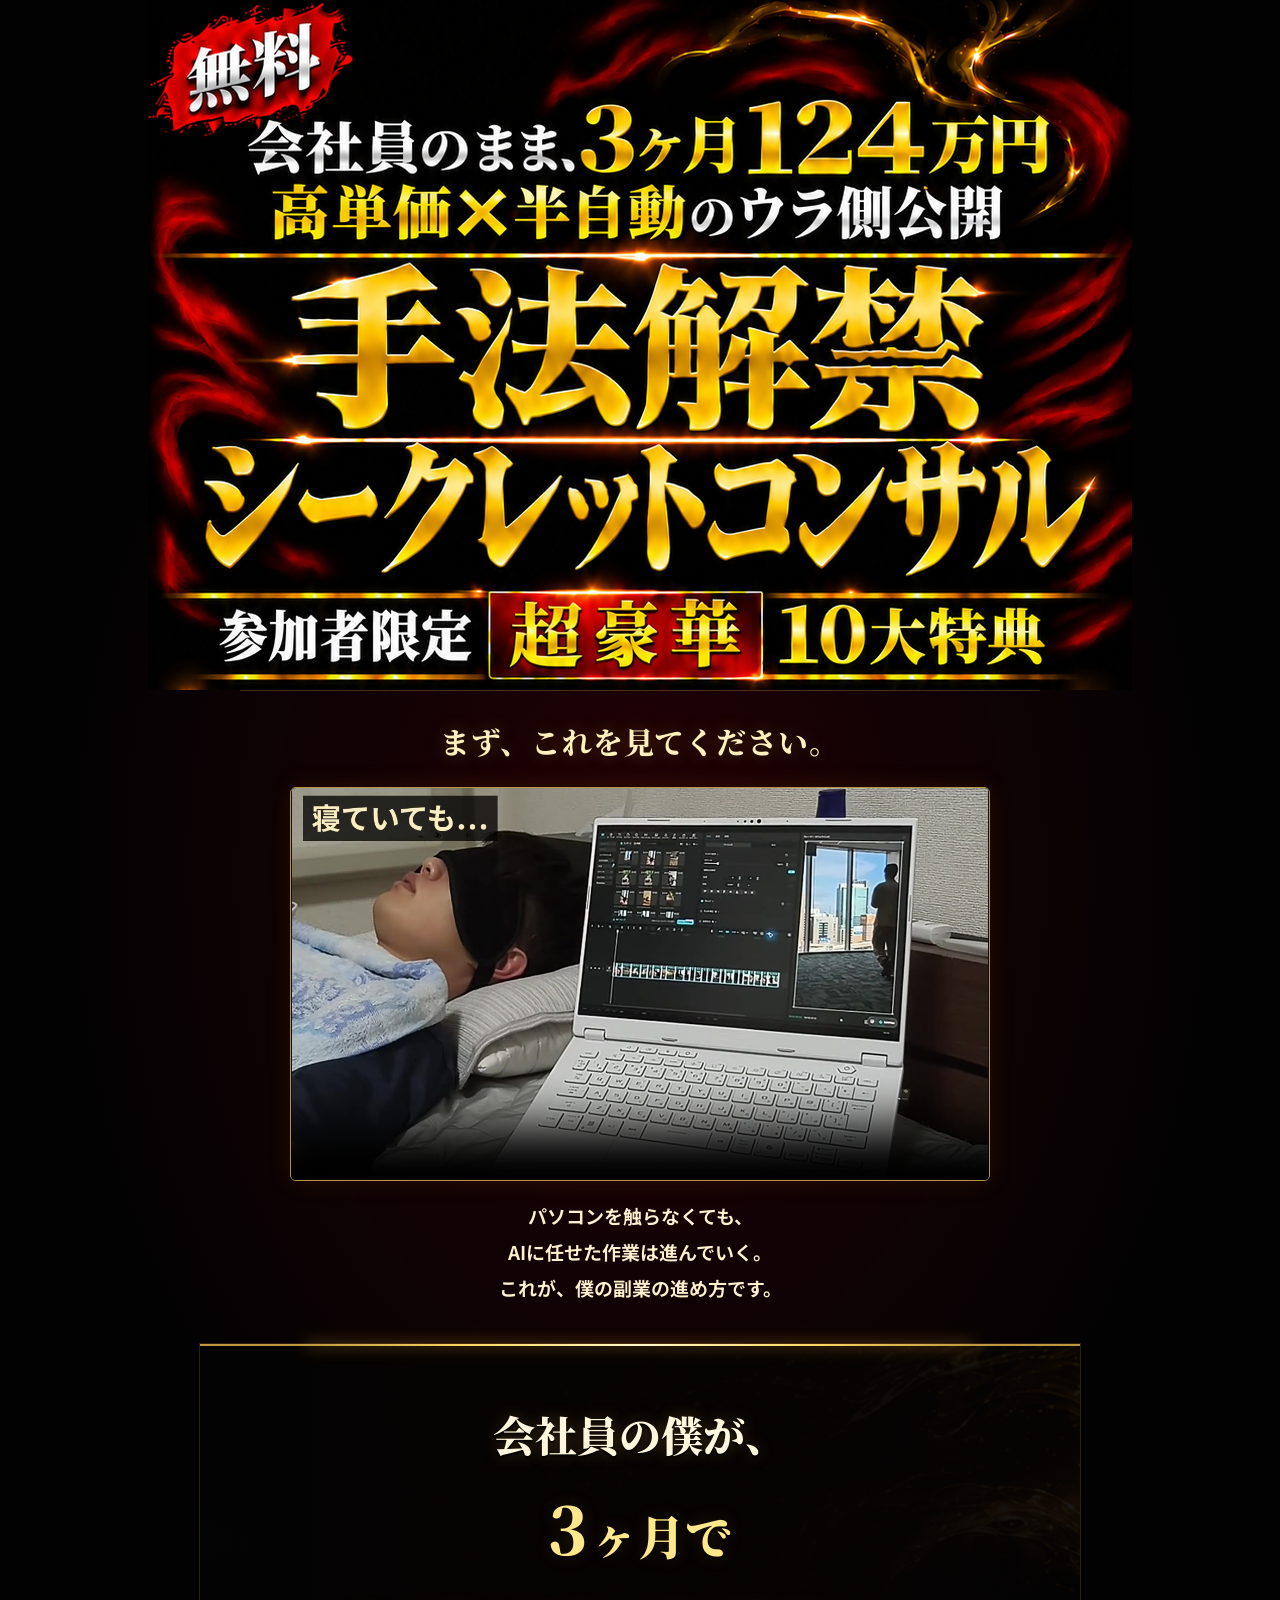
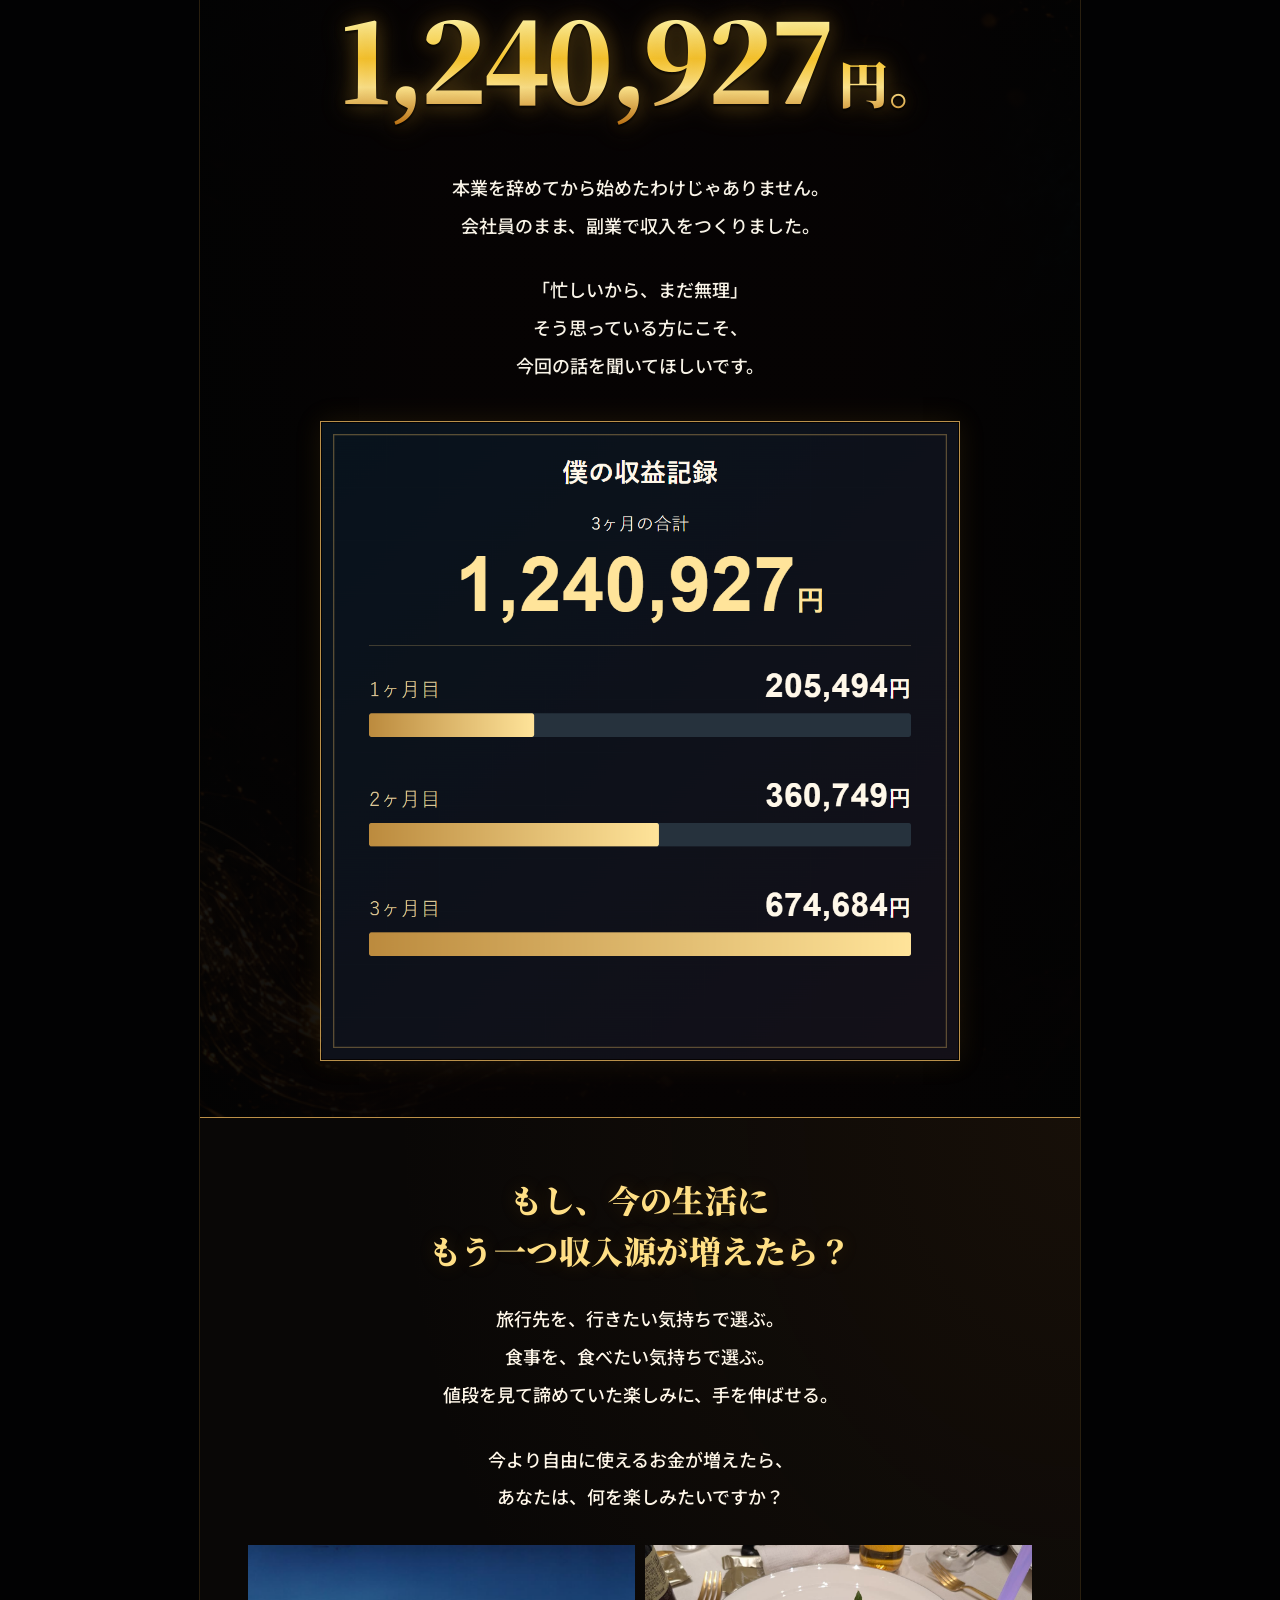
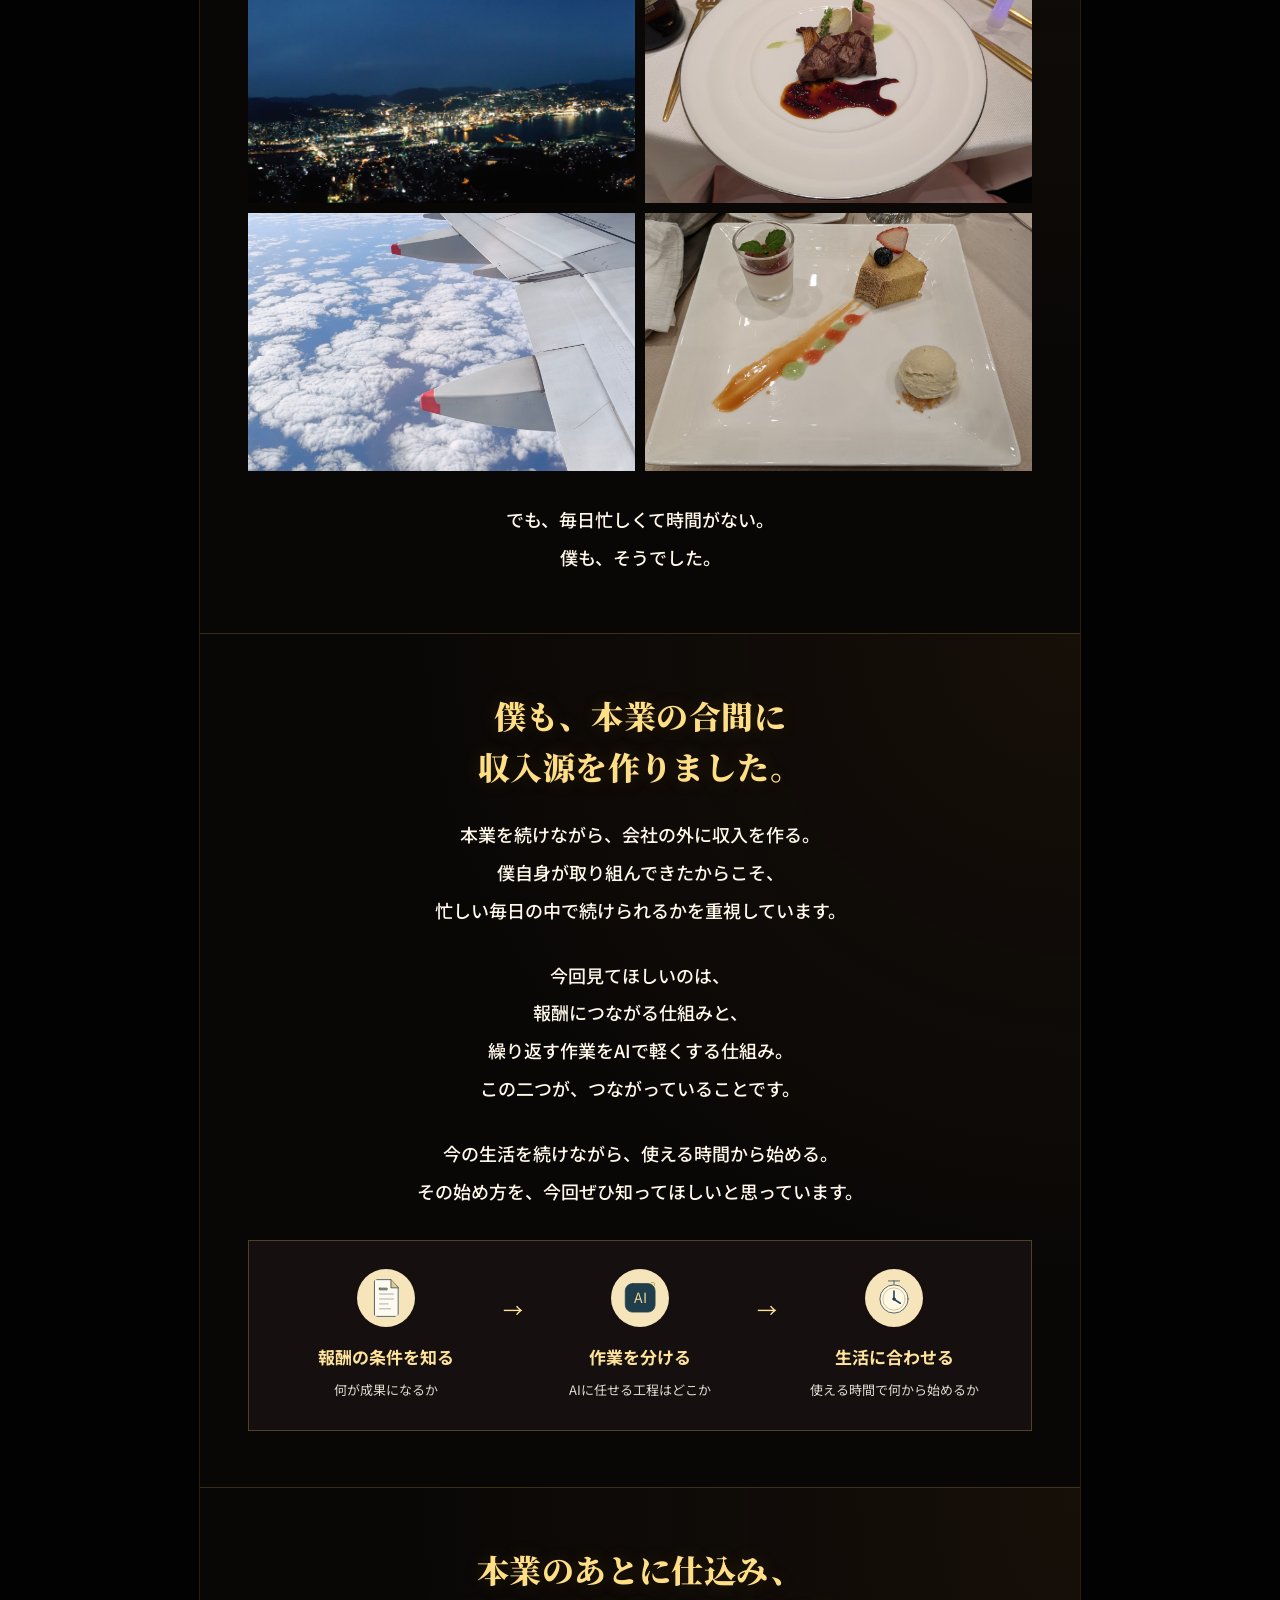
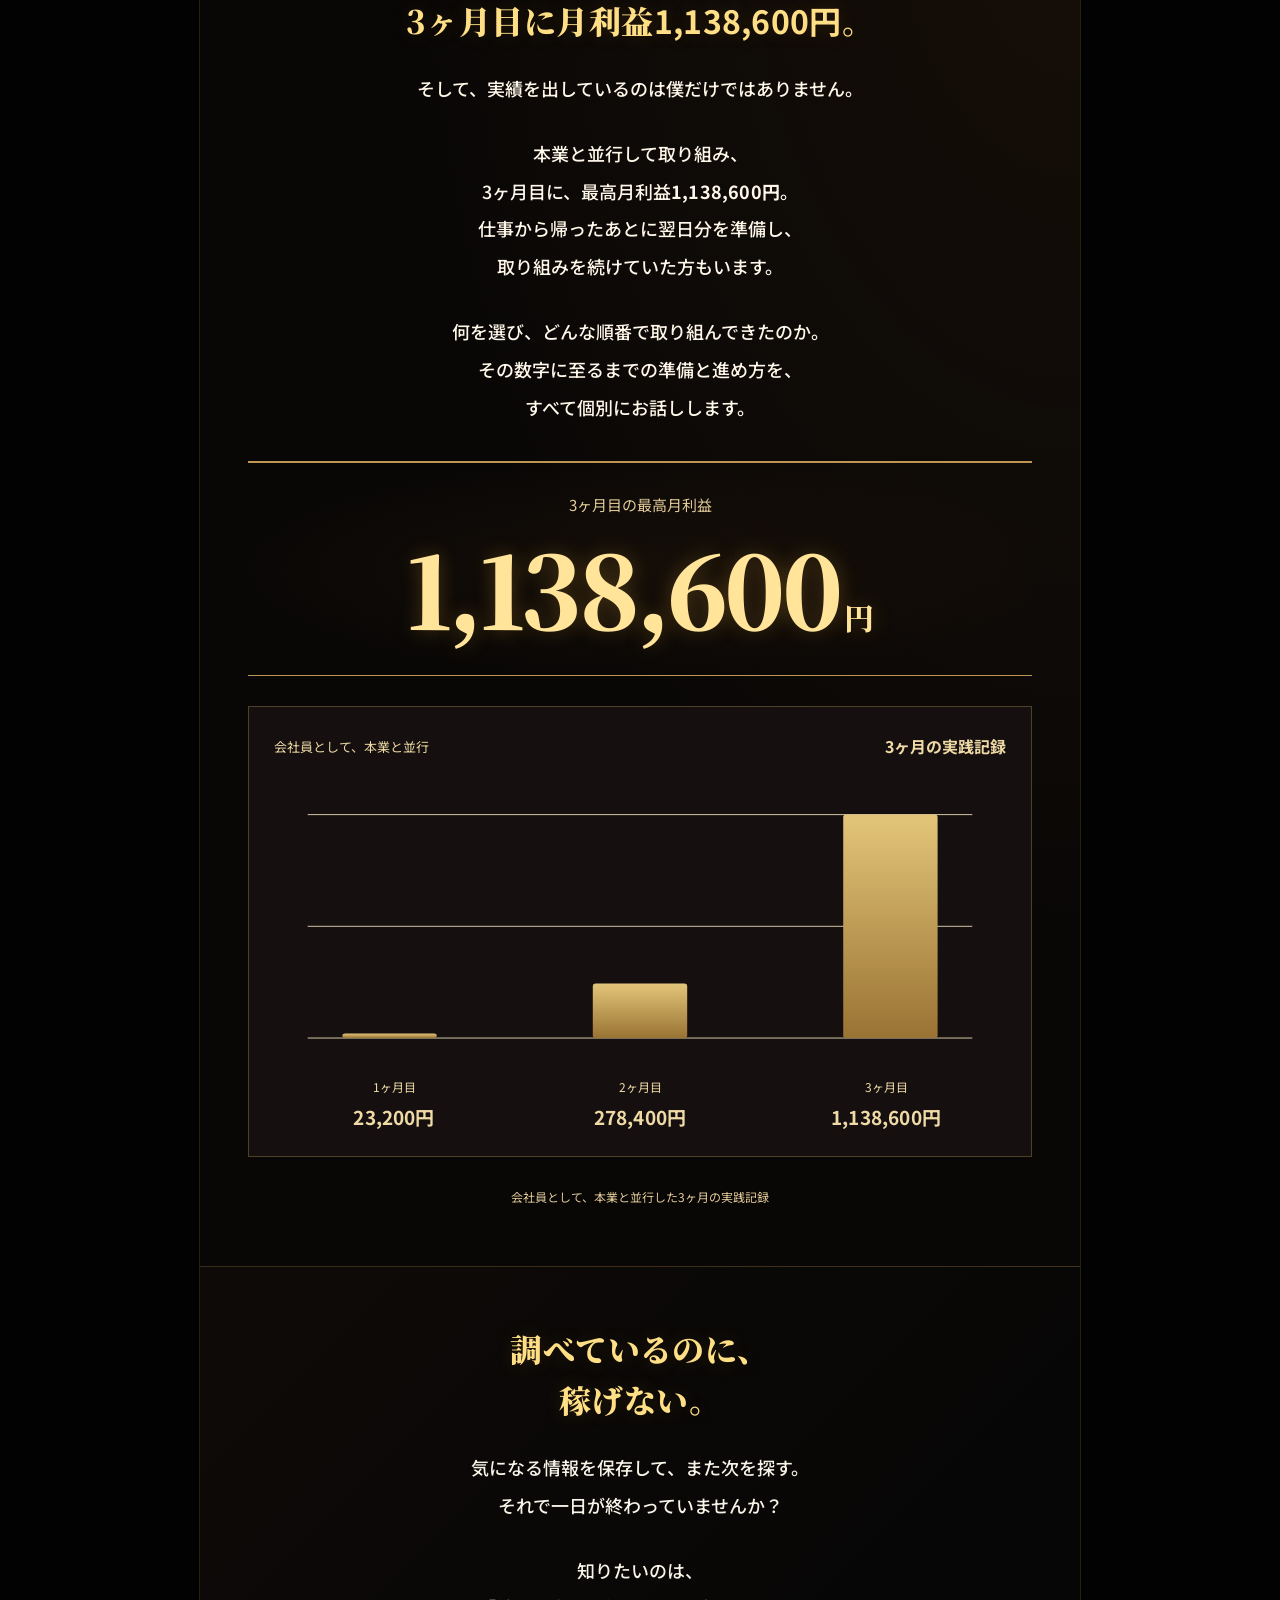
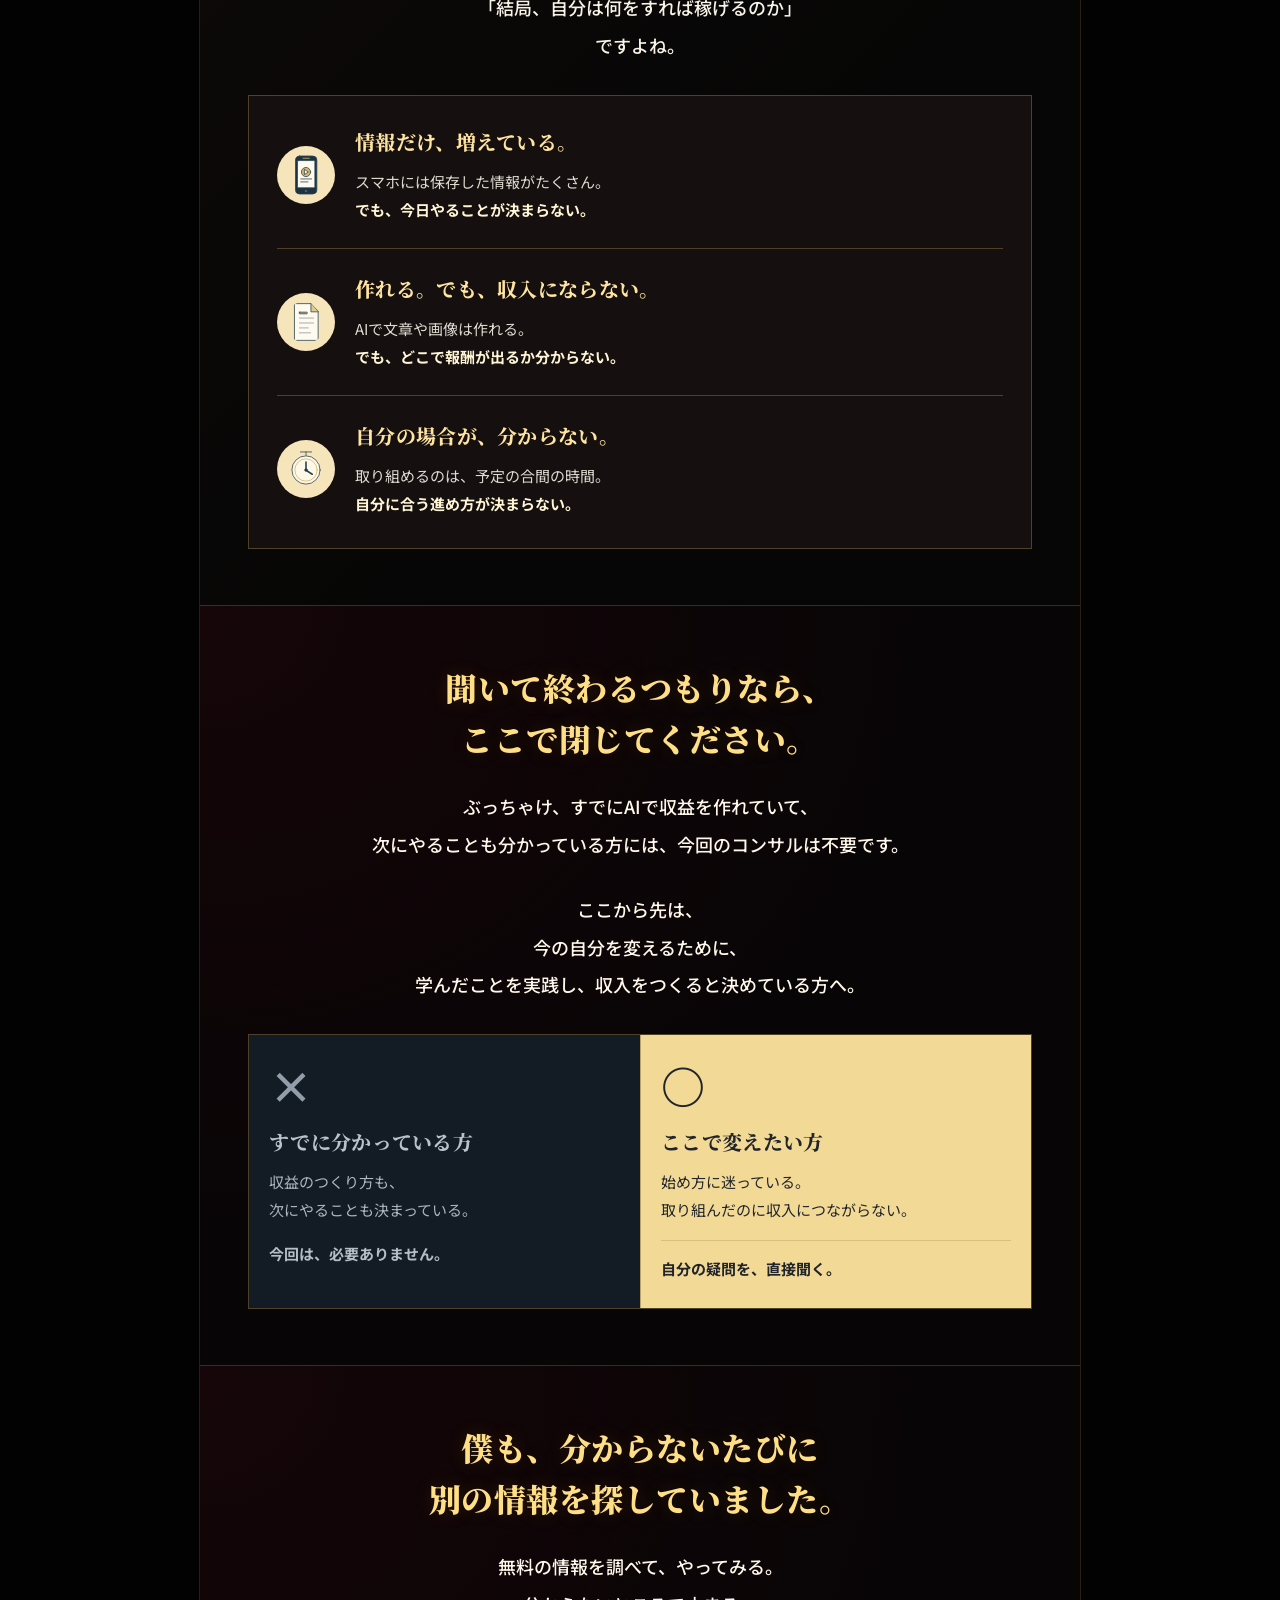
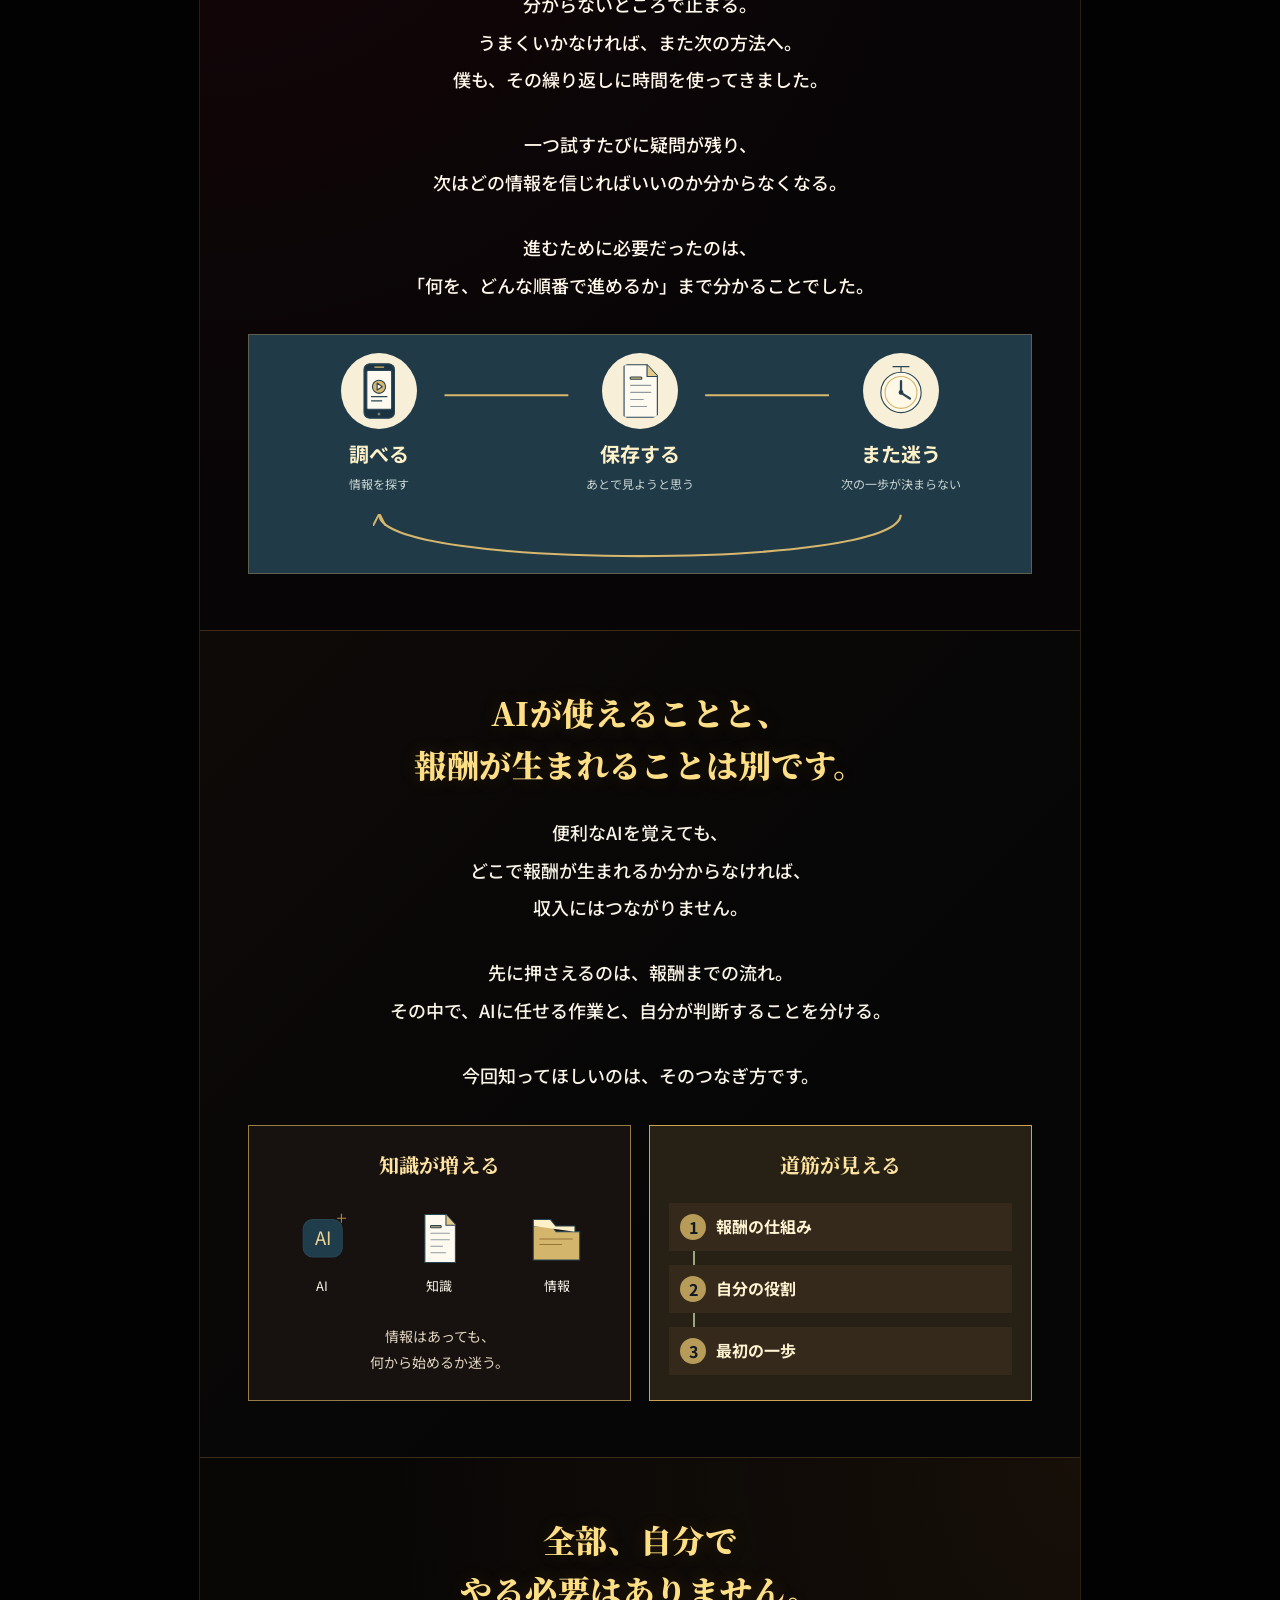
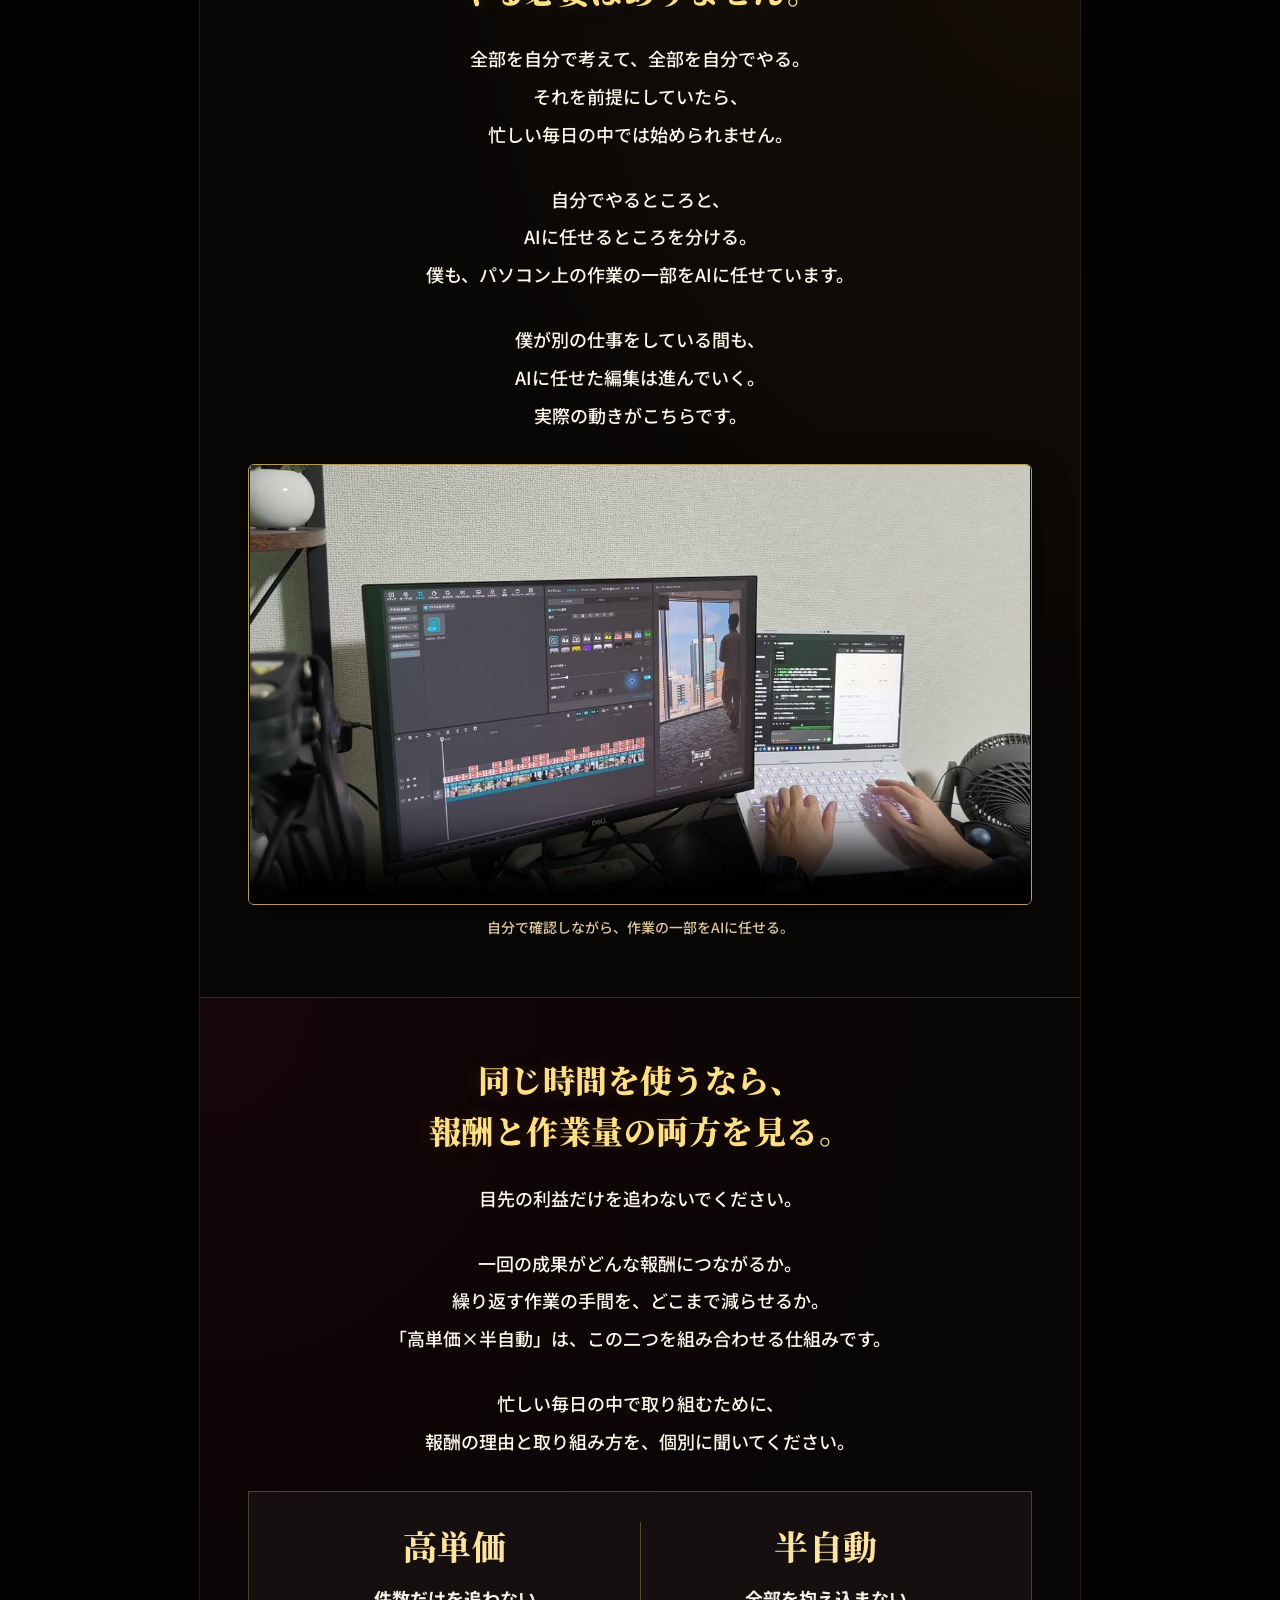
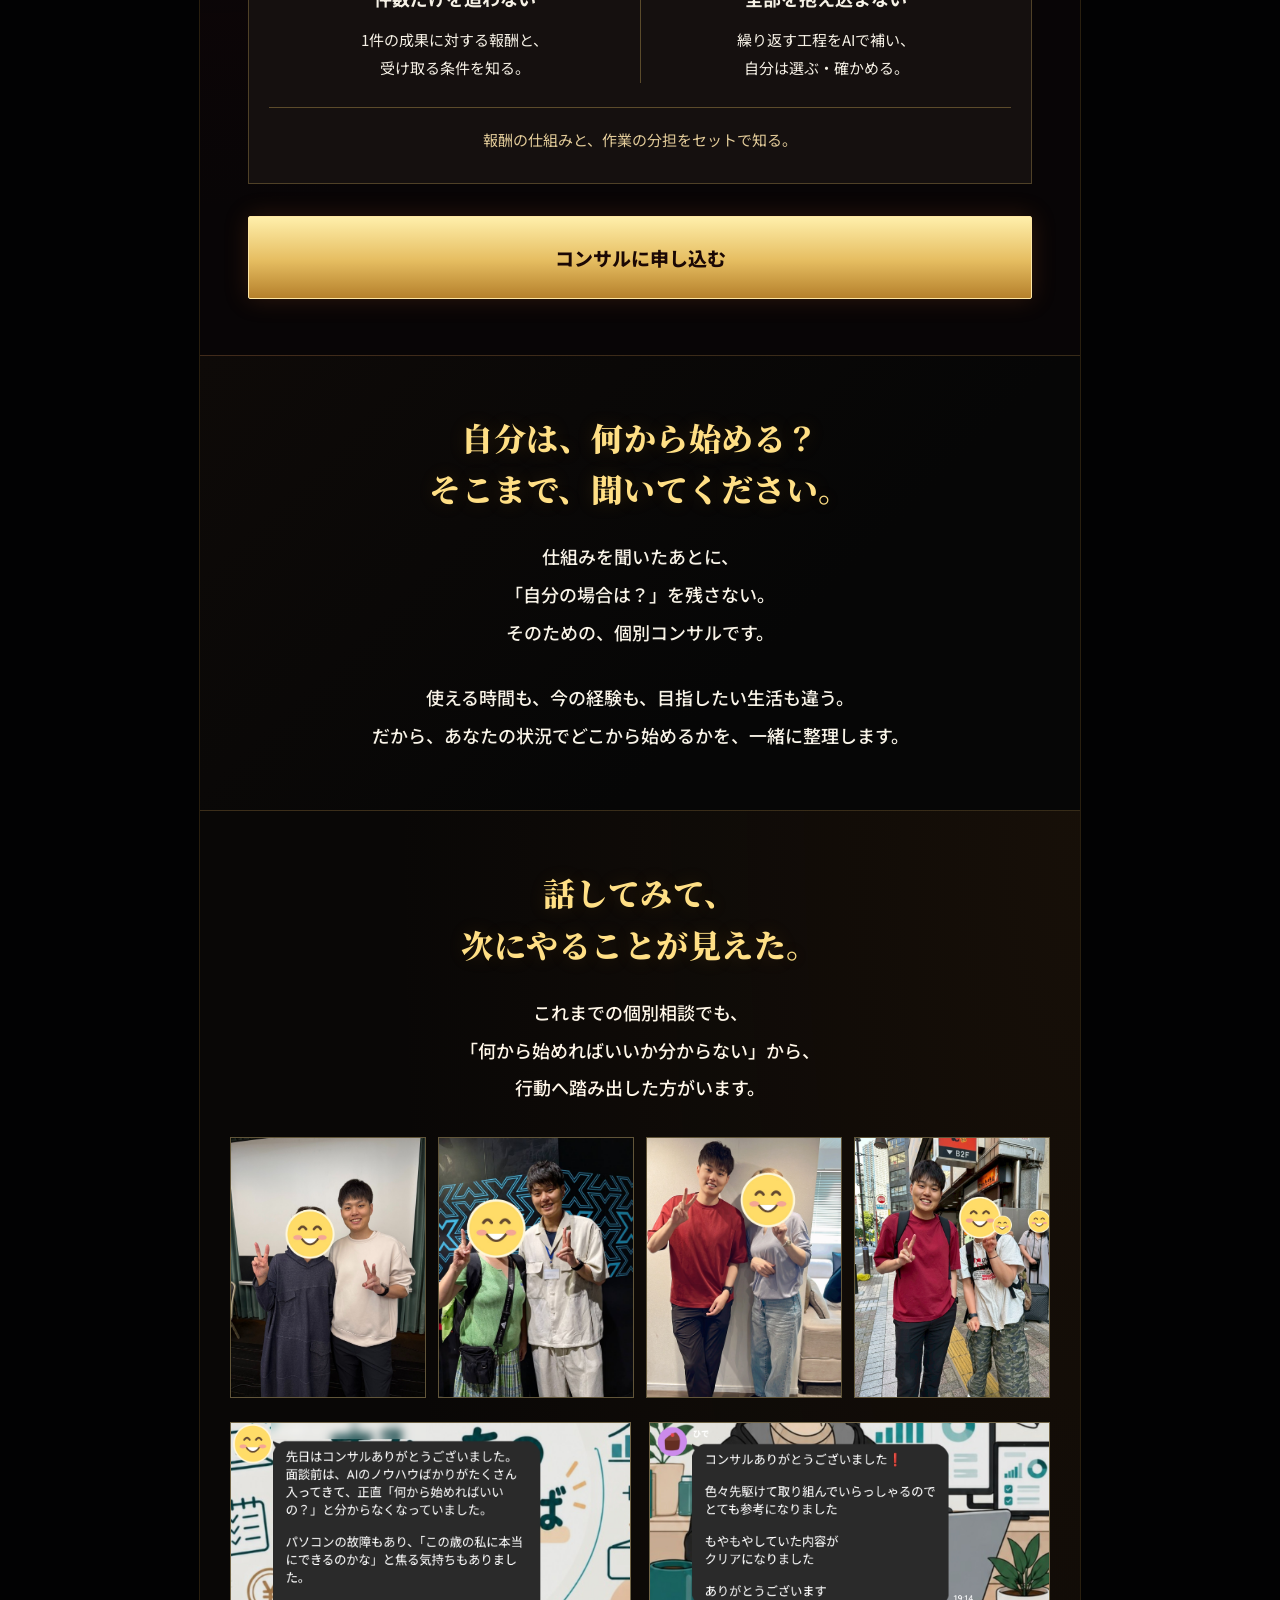
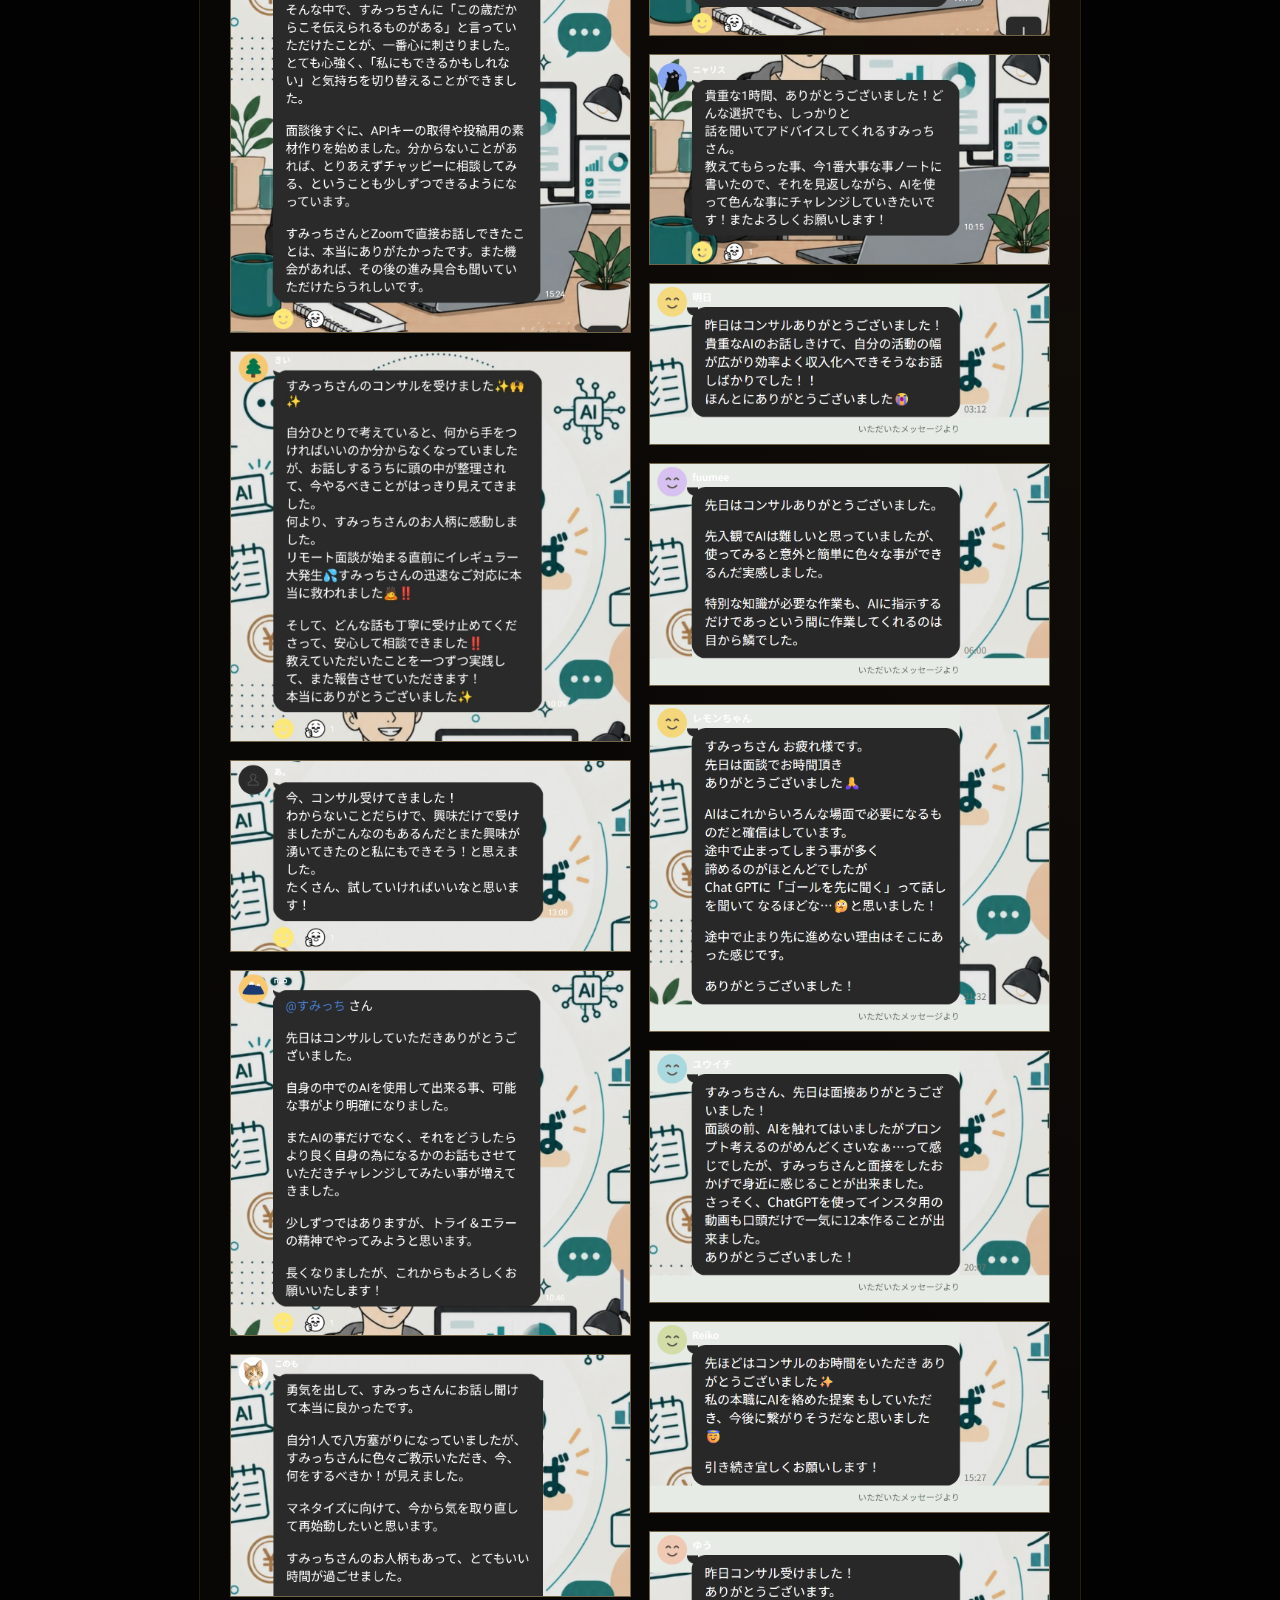
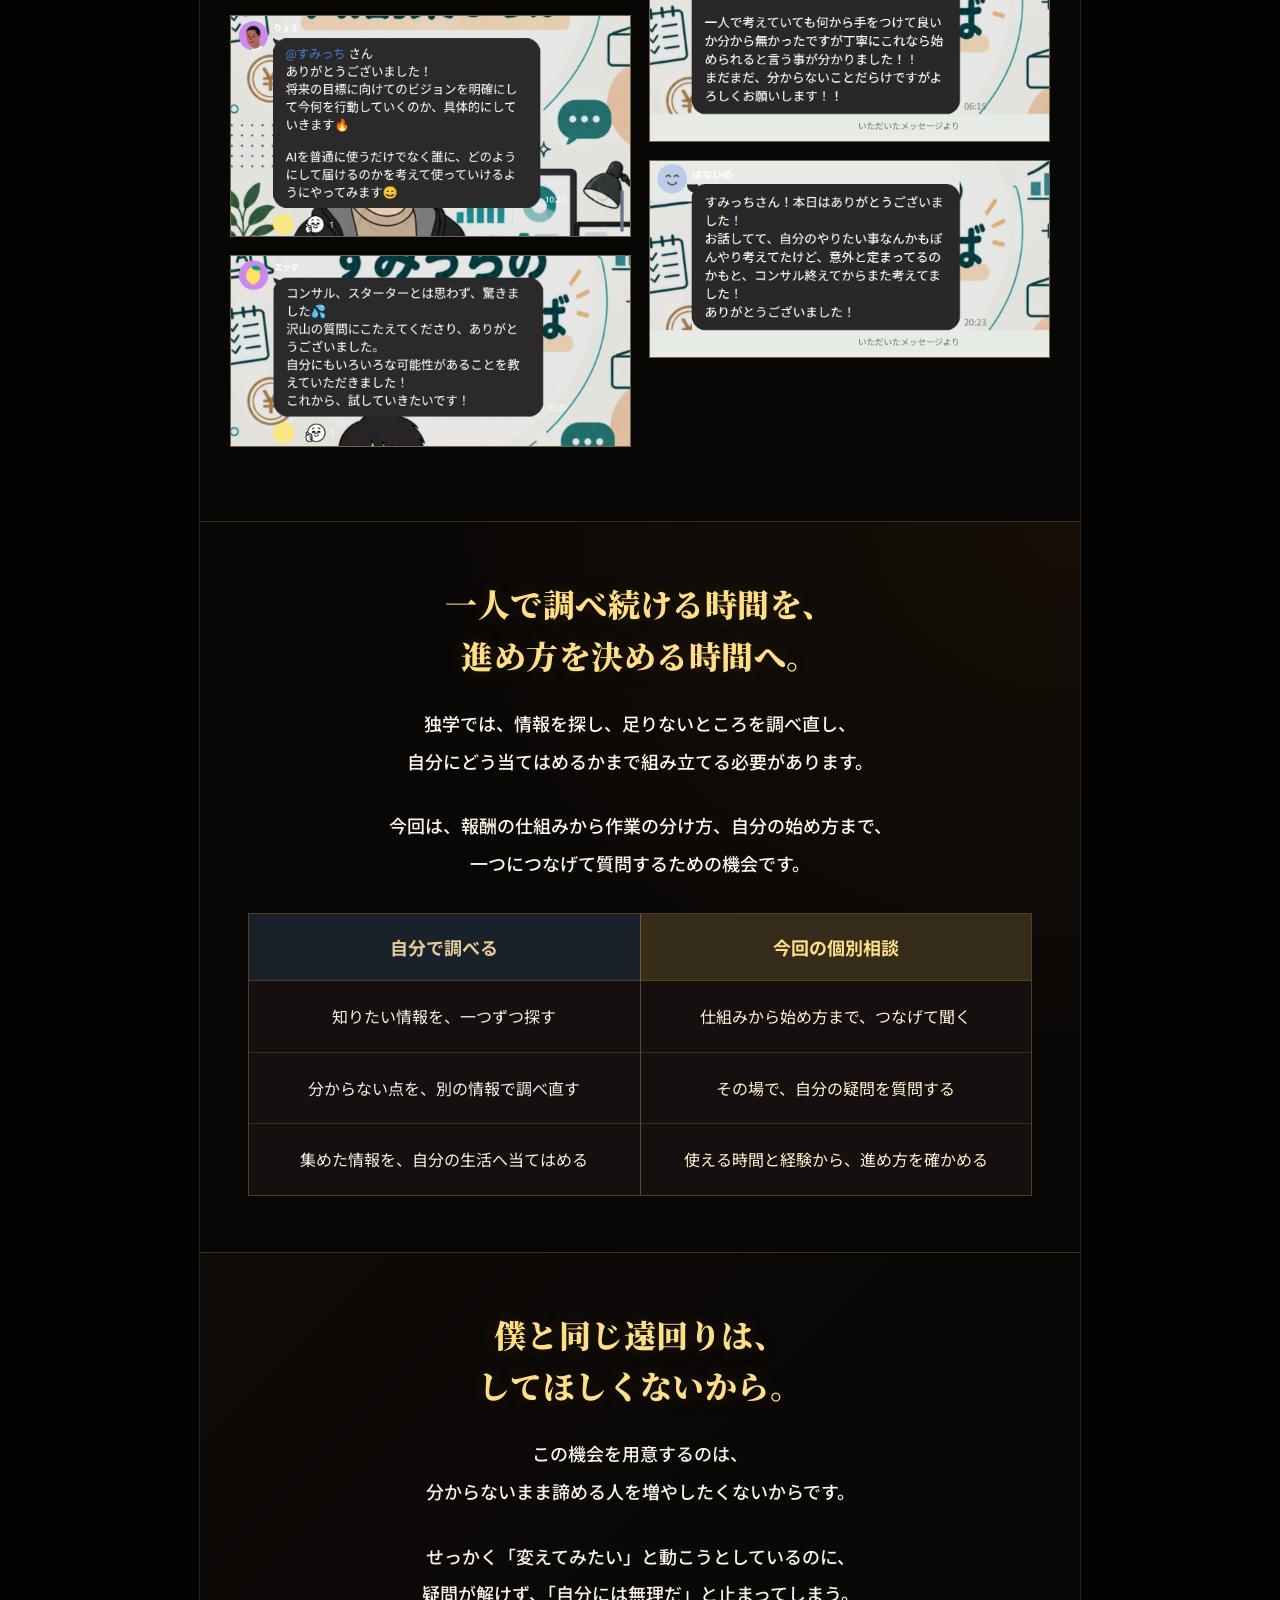
<file: lp.html>
<!doctype html><html lang="ja"><head><meta charset="utf-8"><meta name="viewport" content="width=device-width,initial-scale=1"><link rel="icon" href="data:,"><title>手法解禁｜シークレットコンサル</title><link rel="stylesheet" href="style.css"><link rel="stylesheet" href="finished.css?v=d15e9e29c8"><link rel="stylesheet" href="campaign-v32.css"></head><body class="sales-page"><header class="sales-hero"><div class="banner-title-art illustrated-master"><h1 class="banner-title-accessible">会社員のまま、3ヶ月124万円。高単価×半自動のウラ側公開。手法解禁 シークレットコンサル</h1><img src="assets/launch-banner-v32.png?v=8987c79e63" alt="" width="984" height="1599" fetchpriority="high" decoding="async"></div><div class="automation-opening"><p class="automation-hook">まず、これを見てください。</p><figure class="automation-film is-hero"><video width="1280" height="720" poster="assets/automation/hands-off-v21.jpg?v=659a61193f" preload="metadata" controls muted playsinline autoplay loop data-hero-video aria-label="お菓子を食べる間、スマホを使う間、寝ている間に、パソコン上の編集作業が進む3場面"><source src="assets/automation/hands-off-v21.mp4?v=0844a99566" type="video/mp4"><a href="assets/automation/hands-off-v21.mp4?v=0844a99566">作業の動画を見る</a></video><figcaption>パソコンを触らなくても、<br>AIに任せた作業は進んでいく。<br>これが、僕の副業の進め方です。</figcaption></figure></div></header><main class="sales-letter"><section id="block-1" class="sales-section  owner-spotlight"><h2 class="owner-claim"><span class="owner-claim-context">会社員の僕が、</span><span class="owner-claim-period"><b>3</b>ヶ月で</span><span class="owner-claim-amount">1,240,927<span>円。</span></span></h2><div class="sales-copy"><p>本業を辞めてから始めたわけじゃありません。<br>会社員のまま、副業で収入をつくりました。</p><p>「忙しいから、まだ無理」<br>そう思っている方にこそ、<br>今回の話を聞いてほしいです。</p></div><figure class="owner-income"><img src="assets/僕の収益まとめ_202608-10.png?v=ebce070cda" alt="僕の収益記録。1ヶ月目205,494円、2ヶ月目360,749円、3ヶ月目674,684円、3ヶ月の合計1,240,927円。" width="1080" height="1080"></figure></section><section id="lifestyle" class="sales-section gold"><h2>もし、今の生活に<br>もう一つ収入源が増えたら？</h2><div class="sales-copy"><p>旅行先を、行きたい気持ちで選ぶ。<br>食事を、食べたい気持ちで選ぶ。<br>値段を見て諦めていた楽しみに、手を伸ばせる。</p><p>今より自由に使えるお金が増えたら、<br>あなたは、何を楽しみたいですか？</p></div><div class="benefit-scene"><div class="benefit-photos layout-quad"><figure class="benefit-photo photo-panorama"><img src="assets/lifestyle/harbor-night.jpg?v=8cceb4a7da" width="1440" height="574" alt="港と街の明かりを一望する夜景。" loading="lazy" decoding="async" style="object-position:50% 68%"></figure><figure class="benefit-photo photo-feature"><img src="assets/lifestyle/restaurant-course.jpg?v=e78c30191a" width="1440" height="810" alt="白い皿に盛り付けられたレストランの肉料理。" loading="lazy" decoding="async" style="object-position:50% 50%"></figure><figure class="benefit-photo photo-feature"><img src="assets/lifestyle/flight-clouds.jpg?v=7f03ce317f" width="1440" height="2560" alt="飛行機の窓から見た青空と雲海。" loading="lazy" decoding="async" style="object-position:50% 65%"></figure><figure class="benefit-photo photo-square"><img src="assets/lifestyle/course-dessert.jpg?v=bef7f9872f" width="1440" height="810" alt="デザートが盛り付けられた白い皿。" loading="lazy" decoding="async" style="object-position:50% 50%"></figure></div><div class="sales-copy"><p>でも、毎日忙しくて時間がない。<br>僕も、そうでした。</p></div></div></section><section id="block-3" class="sales-section gold"><h2>僕も、本業の合間に<br>収入源を作りました。</h2><div class="sales-copy"><p>本業を続けながら、会社の外に収入を作る。<br>僕自身が取り組んできたからこそ、<br>忙しい毎日の中で続けられるかを重視しています。</p><p>今回見てほしいのは、<br>報酬につながる仕組みと、<br>繰り返す作業をAIで軽くする仕組み。<br>この二つが、つながっていることです。</p><p>今の生活を続けながら、使える時間から始める。<br>その始め方を、今回ぜひ知ってほしいと思っています。</p></div><figure class="lp-detail fit-map" aria-label="報酬の条件、AIと人の作業、使える時間をつなげて考える。"><div><svg class="object object-document" viewBox="0 0 128 128" aria-hidden="true" fill="none" stroke="#294654" stroke-width="2.4" stroke-linecap="round" stroke-linejoin="round"><path d="M30 8h49l22 23v89H30z" fill="#fffaf0"/><path d="M79 8v25h22" fill="#e4ca8a"/><path d="M44 52h43m-43 15h43m-43 15h27m-27 15h34" stroke="#8f9a9e"/><rect x="43" y="34" width="25" height="5" rx="2" fill="#d4b56c"/></svg><strong>報酬の条件を知る</strong><span>何が成果になるか</span></div><div><svg class="object object-spark" viewBox="0 0 128 128" aria-hidden="true" fill="none" stroke="#294654" stroke-width="2.4" stroke-linecap="round" stroke-linejoin="round"><rect x="19" y="20" width="91" height="87" rx="22" fill="#1f3d4a"/><text x="64" y="78" text-anchor="middle" font-family="sans-serif" font-size="43" fill="#ecd295" stroke="none">AI</text><path d="M108 7v19m-9-9h19" stroke="#b48e45"/></svg><strong>作業を分ける</strong><span>AIに任せる工程はどこか</span></div><div><svg class="object object-clock" viewBox="0 0 128 128" aria-hidden="true" fill="none" stroke="#294654" stroke-width="2.4" stroke-linecap="round" stroke-linejoin="round"><circle cx="64" cy="67" r="43" fill="#fff8e7"/><circle cx="64" cy="67" r="34" stroke="#d4b56c"/><path d="M64 43v25l19 12" stroke-width="5"/><path d="M47 12h34M64 12v10"/><circle cx="64" cy="67" r="4" fill="#1c3442"/></svg><strong>生活に合わせる</strong><span>使える時間で何から始めるか</span></div></figure></section><section id="block-4" class="sales-section gold"><h2>本業のあとに仕込み、<br>3ヶ月目に月利益<span class="yen-amount">1,138,600<span class="yen-unit">円</span></span>。</h2><div class="sales-copy"><p>そして、実績を出しているのは僕だけではありません。</p><p>本業と並行して取り組み、<br>3ヶ月目に、最高月利益<span class="yen-amount">1,138,600<span class="yen-unit">円</span></span>。<br>仕事から帰ったあとに翌日分を準備し、<br>取り組みを続けていた方もいます。</p><p>何を選び、どんな順番で取り組んできたのか。<br>その数字に至るまでの準備と進め方を、<br>すべて個別にお話しします。</p></div><div class="sales-result"><span>3ヶ月目の最高月利益</span><strong>1,138,600<small>円</small></strong></div><figure class="sales-diagram growth-diagram" aria-label="3ヶ月の実践記録。1ヶ月目23,200円、2ヶ月目278,400円、3ヶ月目1,138,600円。"><div class="growth-context"><span>会社員として、本業と並行</span><strong>3ヶ月の実践記録</strong></div><svg class="growth-chart" viewBox="0 0 760 300" aria-hidden="true"><defs><linearGradient id="lp-result-gold" x1="0" y1="1" x2="0" y2="0"><stop offset="0" stop-color="#997333"/><stop offset="1" stop-color="#e3c579"/></linearGradient></defs><path d="M35 270H725M35 154H725M35 38H725" fill="none" stroke="#d8cbaa" stroke-width="1"/><rect x="71" y="265.27" width="98" height="4.73" rx="3" fill="url(#lp-result-gold)"/><rect x="331" y="213.27" width="98" height="56.73" rx="3" fill="url(#lp-result-gold)"/><rect x="591" y="38.00" width="98" height="232.00" rx="3" fill="url(#lp-result-gold)"/></svg><div class="growth-labels"><div><span>1ヶ月目</span><b>23,200円</b></div><div><span>2ヶ月目</span><b>278,400円</b></div><div><span>3ヶ月目</span><b>1,138,600円</b></div></div></figure><p class="sales-date">会社員として、本業と並行した3ヶ月の実践記録</p></section><section id="block-5" class="sales-section "><h2>調べているのに、<br>稼げない。</h2><div class="sales-copy"><p>気になる情報を保存して、また次を探す。<br>それで一日が終わっていませんか？</p><p>知りたいのは、<br>「結局、自分は何をすれば稼げるのか」<br>ですよね。</p></div><figure class="lp-detail concrete-concerns" aria-label="情報を保存するだけ、作れても収益化できない、自分の進め方が分からないという三つの場面。"><div><svg class="object object-phone" viewBox="0 0 128 128" aria-hidden="true" fill="none" stroke="#294654" stroke-width="2.4" stroke-linecap="round" stroke-linejoin="round"><rect x="32" y="6" width="65" height="116" rx="12" fill="#1c3442"/><rect x="38" y="20" width="53" height="83" rx="3" fill="#fffaf0"/><path d="M55 13h19" stroke="#d4b56c"/><path d="M48 76h33m-33 9h22"/><circle cx="64" cy="55" r="14" fill="#d7b66d"/><path d="M60 47l11 8-11 7z" fill="#fffaf0"/><circle cx="64" cy="113" r="3" fill="#d4b56c"/></svg><div><h3>情報だけ、増えている。</h3><p>スマホには保存した情報がたくさん。<br><strong>でも、今日やることが決まらない。</strong></p></div></div><div><svg class="object object-document" viewBox="0 0 128 128" aria-hidden="true" fill="none" stroke="#294654" stroke-width="2.4" stroke-linecap="round" stroke-linejoin="round"><path d="M30 8h49l22 23v89H30z" fill="#fffaf0"/><path d="M79 8v25h22" fill="#e4ca8a"/><path d="M44 52h43m-43 15h43m-43 15h27m-27 15h34" stroke="#8f9a9e"/><rect x="43" y="34" width="25" height="5" rx="2" fill="#d4b56c"/></svg><div><h3>作れる。でも、収入にならない。</h3><p>AIで文章や画像は作れる。<br><strong>でも、どこで報酬が出るか分からない。</strong></p></div></div><div><svg class="object object-clock" viewBox="0 0 128 128" aria-hidden="true" fill="none" stroke="#294654" stroke-width="2.4" stroke-linecap="round" stroke-linejoin="round"><circle cx="64" cy="67" r="43" fill="#fff8e7"/><circle cx="64" cy="67" r="34" stroke="#d4b56c"/><path d="M64 43v25l19 12" stroke-width="5"/><path d="M47 12h34M64 12v10"/><circle cx="64" cy="67" r="4" fill="#1c3442"/></svg><div><h3>自分の場合が、分からない。</h3><p>取り組めるのは、予定の合間の時間。<br><strong>自分に合う進め方が決まらない。</strong></p></div></div></figure></section><section id="block-6" class="sales-section dark"><h2>聞いて終わるつもりなら、<br>ここで閉じてください。</h2><div class="sales-copy"><p>ぶっちゃけ、すでにAIで収益を作れていて、<br>次にやることも分かっている方には、今回のコンサルは不要です。</p><p>ここから先は、<br>今の自分を変えるために、<br>学んだことを実践し、収入をつくると決めている方へ。</p></div><figure class="lp-detail audience-map" aria-label="収益化と次の行動が分かる方には不要。今の迷いを変えて実践する方へ。"><div class="audience-excluded"><span class="audience-symbol" aria-hidden="true">×</span><h3>すでに分かっている方</h3><p>収益のつくり方も、<br>次にやることも決まっている。</p><strong>今回は、必要ありません。</strong></div><div class="audience-invited"><span class="audience-symbol" aria-hidden="true">○</span><h3>ここで変えたい方</h3><p>始め方に迷っている。<br>取り組んだのに収入につながらない。</p><strong>自分の疑問を、直接聞く。</strong></div></figure></section><section id="block-7" class="sales-section dark"><h2>僕も、分からないたびに<br>別の情報を探していました。</h2><div class="sales-copy"><p>無料の情報を調べて、やってみる。<br>分からないところで止まる。<br>うまくいかなければ、また次の方法へ。<br>僕も、その繰り返しに時間を使ってきました。</p><p>一つ試すたびに疑問が残り、<br>次はどの情報を信じればいいのか分からなくなる。</p><p>進むために必要だったのは、<br>「何を、どんな順番で進めるか」まで分かることでした。</p></div><figure class="sales-diagram loop-diagram" aria-label="調べる、保存する、また迷う。情報を集めるだけの繰り返し。"><svg class="loop-connections" viewBox="0 0 720 225" preserveAspectRatio="none" aria-hidden="true"><defs><marker id="lp-loop-arrow" viewBox="0 0 10 10" refX="9" refY="5" markerWidth="6" markerHeight="6" orient="auto"><path d="M0 0L10 5L0 10" fill="none" stroke="#d7b76e" stroke-width="1.5"/></marker></defs><path d="M180 57H294M420 57H534M600 170C600 222 120 222 120 170" fill="none" stroke="#d7b76e" stroke-width="2" marker-end="url(#lp-loop-arrow)"/></svg><div class="loop-nodes"><div><svg class="object object-phone" viewBox="0 0 128 128" aria-hidden="true" fill="none" stroke="#294654" stroke-width="2.4" stroke-linecap="round" stroke-linejoin="round"><rect x="32" y="6" width="65" height="116" rx="12" fill="#1c3442"/><rect x="38" y="20" width="53" height="83" rx="3" fill="#fffaf0"/><path d="M55 13h19" stroke="#d4b56c"/><path d="M48 76h33m-33 9h22"/><circle cx="64" cy="55" r="14" fill="#d7b66d"/><path d="M60 47l11 8-11 7z" fill="#fffaf0"/><circle cx="64" cy="113" r="3" fill="#d4b56c"/></svg><strong>調べる</strong><span>情報を探す</span></div><div><svg class="object object-document" viewBox="0 0 128 128" aria-hidden="true" fill="none" stroke="#294654" stroke-width="2.4" stroke-linecap="round" stroke-linejoin="round"><path d="M30 8h49l22 23v89H30z" fill="#fffaf0"/><path d="M79 8v25h22" fill="#e4ca8a"/><path d="M44 52h43m-43 15h43m-43 15h27m-27 15h34" stroke="#8f9a9e"/><rect x="43" y="34" width="25" height="5" rx="2" fill="#d4b56c"/></svg><strong>保存する</strong><span>あとで見ようと思う</span></div><div><svg class="object object-clock" viewBox="0 0 128 128" aria-hidden="true" fill="none" stroke="#294654" stroke-width="2.4" stroke-linecap="round" stroke-linejoin="round"><circle cx="64" cy="67" r="43" fill="#fff8e7"/><circle cx="64" cy="67" r="34" stroke="#d4b56c"/><path d="M64 43v25l19 12" stroke-width="5"/><path d="M47 12h34M64 12v10"/><circle cx="64" cy="67" r="4" fill="#1c3442"/></svg><strong>また迷う</strong><span>次の一歩が決まらない</span></div></div></figure></section><section id="block-8" class="sales-section "><h2>AIが使えることと、<br>報酬が生まれることは別です。</h2><div class="sales-copy"><p>便利なAIを覚えても、<br>どこで報酬が生まれるか分からなければ、<br>収入にはつながりません。</p><p>先に押さえるのは、報酬までの流れ。<br>その中で、AIに任せる作業と、自分が判断することを分ける。</p><p>今回知ってほしいのは、そのつなぎ方です。</p></div><figure class="sales-diagram cause-diagram" aria-label="知識を増やすことと、報酬の仕組みから自分の行動までつなぐことの違い。"><div class="cause-side"><h3>知識が増える</h3><div class="knowledge-pieces"><div><svg class="object object-spark" viewBox="0 0 128 128" aria-hidden="true" fill="none" stroke="#294654" stroke-width="2.4" stroke-linecap="round" stroke-linejoin="round"><rect x="19" y="20" width="91" height="87" rx="22" fill="#1f3d4a"/><text x="64" y="78" text-anchor="middle" font-family="sans-serif" font-size="43" fill="#ecd295" stroke="none">AI</text><path d="M108 7v19m-9-9h19" stroke="#b48e45"/></svg><span>AI</span></div><div><svg class="object object-document" viewBox="0 0 128 128" aria-hidden="true" fill="none" stroke="#294654" stroke-width="2.4" stroke-linecap="round" stroke-linejoin="round"><path d="M30 8h49l22 23v89H30z" fill="#fffaf0"/><path d="M79 8v25h22" fill="#e4ca8a"/><path d="M44 52h43m-43 15h43m-43 15h27m-27 15h34" stroke="#8f9a9e"/><rect x="43" y="34" width="25" height="5" rx="2" fill="#d4b56c"/></svg><span>知識</span></div><div><svg class="object object-folder" viewBox="0 0 128 128" aria-hidden="true" fill="none" stroke="#294654" stroke-width="2.4" stroke-linecap="round" stroke-linejoin="round"><path d="M10 35h43l10 13h55v66H10z" fill="#d4b56c"/><path d="M10 35V20h40l12 15h45v13" fill="#fff0c7"/><path d="M25 65h76m-76 13h51" stroke="#957538"/></svg><span>情報</span></div></div><p>情報はあっても、<br>何から始めるか迷う。</p></div><div class="cause-side connected"><h3>道筋が見える</h3><ol class="connected-steps"><li><span>1</span>報酬の仕組み</li><li><span>2</span>自分の役割</li><li><span>3</span>最初の一歩</li></ol></div></figure></section><section id="block-9" class="sales-section gold"><h2>全部、自分で<br>やる必要はありません。</h2><div class="sales-copy"><p>全部を自分で考えて、全部を自分でやる。<br>それを前提にしていたら、<br>忙しい毎日の中では始められません。</p><p>自分でやるところと、<br>AIに任せるところを分ける。<br>僕も、パソコン上の作業の一部をAIに任せています。</p><p>僕が別の仕事をしている間も、<br>AIに任せた編集は進んでいく。<br>実際の動きがこちらです。</p></div><figure class="automation-film"><video width="1280" height="720" poster="assets/automation/workflow-v17.jpg?v=9c10154e58" preload="none" controls muted playsinline aria-label="パソコンとAIを使った作業風景"><source src="assets/automation/workflow-v17.mp4?v=7eb3590a54" type="video/mp4"><a href="assets/automation/workflow-v17.mp4?v=7eb3590a54">作業の動画を見る</a></video><figcaption>自分で確認しながら、作業の一部をAIに任せる。</figcaption></figure></section><section id="block-10" class="sales-section dark"><h2>同じ時間を使うなら、<br>報酬と作業量の両方を見る。</h2><div class="sales-copy"><p>目先の利益だけを追わないでください。</p><p>一回の成果がどんな報酬につながるか。<br>繰り返す作業の手間を、どこまで減らせるか。<br>「高単価×半自動」は、この二つを組み合わせる仕組みです。</p><p>忙しい毎日の中で取り組むために、<br>報酬の理由と取り組み方を、個別に聞いてください。</p></div><figure class="sales-diagram method-advantages" aria-label="高単価は1件の成果に対する報酬と条件を見ること。半自動は繰り返す工程をAIで補うこと。"><div class="method-columns"><div><h3>高単価</h3><strong>件数だけを追わない</strong><p>1件の成果に対する報酬と、<br>受け取る条件を知る。</p></div><div><h3>半自動</h3><strong>全部を抱え込まない</strong><p>繰り返す工程をAIで補い、<br>自分は選ぶ・確かめる。</p></div></div><figcaption>報酬の仕組みと、作業の分担をセットで知る。</figcaption></figure><div class="sales-cta"><button data-preview-cta>コンサルに申し込む</button></div></section><section id="block-11" class="sales-section "><h2>自分は、何から始める？<br>そこまで、聞いてください。</h2><div class="sales-copy"><p>仕組みを聞いたあとに、<br>「自分の場合は？」を残さない。<br>そのための、個別コンサルです。</p><p>使える時間も、今の経験も、目指したい生活も違う。<br>だから、あなたの状況でどこから始めるかを、一緒に整理します。</p></div></section><section id="block-12" class="sales-section gold sales-voices"><h2>話してみて、<br>次にやることが見えた。</h2><div class="sales-copy"><p>これまでの個別相談でも、<br>「何から始めればいいか分からない」から、<br>行動へ踏み出した方がいます。</p></div><div class="participant-photos" aria-label="参加者とのツーショット写真4枚"><figure><button type="button" data-voice-open="participant-01" aria-haspopup="dialog" aria-controls="participant-01" aria-label="ツーショット写真を拡大"><img src="assets/voices-real-v25/together-01.jpg?v=196bd49cee" width="1108" height="1477" alt="僕と参加者のツーショット。参加者の顔はスタンプで保護。" loading="lazy" decoding="async"></button></figure><figure><button type="button" data-voice-open="participant-02" aria-haspopup="dialog" aria-controls="participant-02" aria-label="ツーショット写真を拡大"><img src="assets/voices-real-v25/together-02.jpg?v=ad2042aba7" width="961" height="1704" alt="僕と参加者のツーショット。参加者の顔はスタンプで保護。" loading="lazy" decoding="async"></button></figure><figure><button type="button" data-voice-open="participant-03" aria-haspopup="dialog" aria-controls="participant-03" aria-label="ツーショット写真を拡大"><img src="assets/voices-real-v25/together-03.jpg?v=3c76893a57" width="960" height="1706" alt="僕と参加者のツーショット。参加者の顔はスタンプで保護。" loading="lazy" decoding="async"></button></figure><figure><button type="button" data-voice-open="participant-04" aria-haspopup="dialog" aria-controls="participant-04" aria-label="ツーショット写真を拡大"><img src="assets/voices-real-v25/together-04.jpg?v=eaaeb6721f" width="1108" height="1477" alt="僕と参加者のツーショット。参加者の顔はスタンプで保護。" loading="lazy" decoding="async"></button></figure></div><div class="line-shot-gallery" aria-label="個別相談に寄せられたメッセージ16件"><figure class="line-shot" data-kind="screenshot"><button type="button" data-voice-open="voice-01" aria-haspopup="dialog" aria-controls="voice-01" aria-label="相談者のLINEスクショを拡大"><img src="assets/voices-real-v25/line-01.png?v=86589e56c8" width="1080" height="1377" alt="先日はコンサルありがとうございました。
面談前は、AIのノウハウばかりがたくさん入ってきて、正直「何から始めればいいの？」と分からなくなっていました。

パソコンの故障もあり、「この歳の私に本当にできるのかな」と焦る気持ちもありました。

そんな中で、すみっちさんに「この歳だからこそ伝えられるものがある」と言っていただけたことが、一番心に刺さりました。とても心強く、「私にもできるかもしれない」と気持ちを切り替えることができました。

面談後すぐに、APIキーの取得や投稿用の素材作りを始めました。分からないことがあれば、とりあえずチャッピーに相談してみる、ということも少しずつできるようになっています。

すみっちさんとZoomで直接お話しできたことは、本当にありがたかったです。また機会があれば、その後の進み具合も聞いていただけたらうれしいです。" loading="lazy"></button></figure><figure class="line-shot" data-kind="screenshot"><button type="button" data-voice-open="voice-02" aria-haspopup="dialog" aria-controls="voice-02" aria-label="きいさんのLINEスクショを拡大"><img src="assets/voices-real-v25/line-02.jpg?v=2fc948b83a" width="1074" height="1048" alt="すみっちさんのコンサルを受けました✨🙌✨

自分ひとりで考えていると、何から手をつければいいのか分からなくなっていましたが、お話しするうちに頭の中が整理されて、今やるべきことがはっきり見えてきました。
何より、すみっちさんのお人柄に感動しました。
リモート面談が始まる直前にイレギュラー大発生💦すみっちさんの迅速なご対応に本当に救われました🙇‼️

そして、どんな話も丁寧に受け止めてくださって、安心して相談できました‼️
教えていただいたことを一つずつ実践して、また報告させていただきます！
本当にありがとうございました✨" loading="lazy"></button></figure><figure class="line-shot" data-kind="screenshot"><button type="button" data-voice-open="voice-03" aria-haspopup="dialog" aria-controls="voice-03" aria-label="あ。さんのLINEスクショを拡大"><img src="assets/voices-real-v25/line-03.jpg?v=0a612c9dff" width="1069" height="510" alt="今、コンサル受けてきました！
わからないことだらけで、興味だけで受けましたがこんなのもあるんだとまた興味が湧いてきたのと私にもできそう！と思えました。
たくさん、試していければいいなと思います！" loading="lazy"></button></figure><figure class="line-shot" data-kind="screenshot"><button type="button" data-voice-open="voice-06" aria-haspopup="dialog" aria-controls="voice-06" aria-label="n.oさんのLINEスクショを拡大"><img src="assets/voices-real-v25/line-06.jpg?v=01b560a0dd" width="1080" height="985" alt="@すみっち さん

先日はコンサルしていただきありがとうございました。

自身の中でのAIを使用して出来る事、可能な事がより明確になりました。

またAIの事だけでなく、それをどうしたらより良く自身の為になるかのお話もさせていただきチャレンジしてみたい事が増えてきました。

少しずつではありますが、トライ＆エラーの精神でやってみようと思います。

長くなりましたが、これからもよろしくお願いいたします！" loading="lazy"></button></figure><figure class="line-shot" data-kind="screenshot"><button type="button" data-voice-open="voice-09" aria-haspopup="dialog" aria-controls="voice-09" aria-label="このもさんのLINEスクショを拡大"><img src="assets/voices-real-v25/line-09.png?v=d79cb06069" width="1071" height="648" alt="勇気を出して、すみっちさんにお話し聞けて本当に良かったです。

自分1人で八方塞がりになっていましたが、すみっちさんに色々ご教示いただき、今、何をするべきか！が見えました。

マネタイズに向けて、今から気を取り直して再始動したいと思います。

すみっちさんのお人柄もあって、とてもいい時間が過ごせました。" loading="lazy"></button></figure><figure class="line-shot" data-kind="screenshot"><button type="button" data-voice-open="voice-10" aria-haspopup="dialog" aria-controls="voice-10" aria-label="りょうさんのLINEスクショを拡大"><img src="assets/voices-real-v25/line-10.jpg?v=7717e5f254" width="1080" height="595" alt="@すみっち さん
ありがとうございました！
将来の目標に向けてのビジョンを明確にして今何を行動していくのか、具体的にしていきます🔥

AIを普通に使うだけでなく誰に、どのようにして届けるのかを考えて使っていけるようにやってみます😄" loading="lazy"></button></figure><figure class="line-shot" data-kind="screenshot"><button type="button" data-voice-open="voice-11" aria-haspopup="dialog" aria-controls="voice-11" aria-label="エッグさんのLINEスクショを拡大"><img src="assets/voices-real-v25/line-11.jpg?v=50c7076eb9" width="1070" height="510" alt="コンサル、スターターとは思わず、驚きました💦
沢山の質問にこたえてくださり、ありがとうございました。
自分にもいろいろな可能性があることを教えていただきました！
これから、試していきたいです！" loading="lazy"></button></figure><figure class="line-shot" data-kind="screenshot"><button type="button" data-voice-open="voice-12" aria-haspopup="dialog" aria-controls="voice-12" aria-label="ひでさんのLINEスクショを拡大"><img src="assets/voices-real-v25/line-12.jpg?v=738a479511" width="1080" height="575" alt="コンサルありがとうございました❗️

色々先駆けて取り組んでいらっしゃるので
とても参考になりました

もやもやしていた内容が
クリアになりました

ありがとうございます" loading="lazy"></button></figure><figure class="line-shot" data-kind="screenshot"><button type="button" data-voice-open="voice-13" aria-haspopup="dialog" aria-controls="voice-13" aria-label="ニャリスさんのLINEスクショを拡大"><img src="assets/voices-real-v25/line-13.jpg?v=4646f9ada8" width="1080" height="566" alt="貴重な1時間、ありがとうございました！どんな選択でも、しっかりと
話を聞いてアドバイスしてくれるすみっちさん。
教えてもらった事、今1番大事な事ノートに書いたので、それを見返しながら、AIを使って色んな事にチャレンジしていきたいです！またよろしくお願いします！" loading="lazy"></button></figure><figure class="line-shot" data-kind="transcript-excerpt"><button type="button" data-voice-open="voice-05" aria-haspopup="dialog" aria-controls="voice-05" aria-label="明日のLINEメッセージを拡大"><img src="assets/voices-real-v25/line-05-excerpt.png?v=6a43f44686" width="1080" height="432" alt="昨日はコンサルありがとうございました！
貴重なAIのお話しきけて、自分の活動の幅が広がり効率よく収入化へできそうなお話しばかりでした！！
ほんとにありがとうございました😭" loading="lazy"></button></figure><figure class="line-shot" data-kind="transcript-excerpt"><button type="button" data-voice-open="voice-07" aria-haspopup="dialog" aria-controls="voice-07" aria-label="fuumeeのLINEメッセージを拡大"><img src="assets/voices-real-v25/line-07-excerpt.png?v=2c397ea62b" width="1080" height="599" alt="先日はコンサルありがとうございました。

先入観でAIは難しいと思っていましたが、使ってみると意外と簡単に色々な事ができるんだ実感しました。

特別な知識が必要な作業も、AIに指示するだけであっという間に作業してくれるのは目から鱗でした。" loading="lazy"></button></figure><figure class="line-shot" data-kind="transcript-excerpt"><button type="button" data-voice-open="voice-08" aria-haspopup="dialog" aria-controls="voice-08" aria-label="レモンちゃんのLINEメッセージを拡大"><img src="assets/voices-real-v25/line-08-excerpt.png?v=fdfe32c8da" width="1080" height="881" alt="すみっちさん お疲れ様です。
先日は面談でお時間頂き
ありがとうございました(ありがとう)

AIはこれからいろんな場面で必要になるものだと確信はしています。
途中で止まってしまう事が多く
諦めるのがほとんどでしたが
Chat GPTに「ゴールを先に聞く」って話しを聞いて なるほどな…🤔と思いました！

途中で止まり先に進めない理由はそこにあった感じです。

ありがとうございました！" loading="lazy"></button></figure><figure class="line-shot" data-kind="transcript-excerpt"><button type="button" data-voice-open="voice-14" aria-haspopup="dialog" aria-controls="voice-14" aria-label="ユウイチのLINEメッセージを拡大"><img src="assets/voices-real-v25/line-14-excerpt.png?v=a781962f45" width="1080" height="680" alt="すみっちさん、先日は面接ありがとうございました！
面談の前、AIを触れてはいましたがプロンプト考えるのがめんどくさいなぁ…って感じでしたが、すみっちさんと面接をしたおかげで身近に感じることが出来ました。
さっそく、ChatGPTを使ってインスタ用の動画も口頭だけで一気に12本作ることが出来ました。
ありがとうございました！" loading="lazy"></button></figure><figure class="line-shot" data-kind="transcript-excerpt"><button type="button" data-voice-open="voice-15" aria-haspopup="dialog" aria-controls="voice-15" aria-label="ReikoのLINEメッセージを拡大"><img src="assets/voices-real-v25/line-15-excerpt.png?v=e8406557ed" width="1080" height="515" alt="先ほどはコンサルのお時間をいただき ありがとうございました✨
私の本職にAIを絡めた提案 もしていただき、今後に繋がりそうだなと思いました😇

引き続き宜しくお願いします！" loading="lazy"></button></figure><figure class="line-shot" data-kind="transcript-excerpt"><button type="button" data-voice-open="voice-16" aria-haspopup="dialog" aria-controls="voice-16" aria-label="ゆうのLINEメッセージを拡大"><img src="assets/voices-real-v25/line-16-excerpt.png?v=00f5e190d7" width="1080" height="565" alt="昨日コンサル受けました！
ありがとうございます。

一人で考えていても何から手をつけて良いか分から無かったですが丁寧にこれなら始められると言う事が分かりました！！
まだまだ、分からないことだらけですがよろしくお願いします！！" loading="lazy"></button></figure><figure class="line-shot" data-kind="transcript-excerpt"><button type="button" data-voice-open="voice-17" aria-haspopup="dialog" aria-controls="voice-17" aria-label="はなひめのLINEメッセージを拡大"><img src="assets/voices-real-v25/line-17-excerpt.png?v=666cbbe6e4" width="1080" height="531" alt="すみっちさん！本日はありがとうございました！
お話してて、自分のやりたい事なんかもぼんやり考えてたけど、意外と定まってるのかもと、コンサル終えてからまた考えてました！
ありがとうございました！" loading="lazy"></button></figure></div><dialog id="participant-01" class="voice-dialog voice-image-dialog is-fit" aria-label="ツーショット写真"><header><span>ツーショット</span><div class="voice-image-actions"><button type="button" data-voice-fit aria-pressed="true">拡大する</button><button type="button" data-voice-close>閉じる</button></div></header><div class="voice-image-scroll" tabindex="0"><img src="assets/voices-real-v25/together-01.jpg?v=196bd49cee" width="1108" height="1477" alt="僕と参加者のツーショット。参加者の顔はスタンプで保護。" style="--shot-width:1108px" decoding="async"></div></dialog><dialog id="participant-02" class="voice-dialog voice-image-dialog is-fit" aria-label="ツーショット写真"><header><span>ツーショット</span><div class="voice-image-actions"><button type="button" data-voice-fit aria-pressed="true">拡大する</button><button type="button" data-voice-close>閉じる</button></div></header><div class="voice-image-scroll" tabindex="0"><img src="assets/voices-real-v25/together-02.jpg?v=ad2042aba7" width="961" height="1704" alt="僕と参加者のツーショット。参加者の顔はスタンプで保護。" style="--shot-width:961px" decoding="async"></div></dialog><dialog id="participant-03" class="voice-dialog voice-image-dialog is-fit" aria-label="ツーショット写真"><header><span>ツーショット</span><div class="voice-image-actions"><button type="button" data-voice-fit aria-pressed="true">拡大する</button><button type="button" data-voice-close>閉じる</button></div></header><div class="voice-image-scroll" tabindex="0"><img src="assets/voices-real-v25/together-03.jpg?v=3c76893a57" width="960" height="1706" alt="僕と参加者のツーショット。参加者の顔はスタンプで保護。" style="--shot-width:960px" decoding="async"></div></dialog><dialog id="participant-04" class="voice-dialog voice-image-dialog is-fit" aria-label="ツーショット写真"><header><span>ツーショット</span><div class="voice-image-actions"><button type="button" data-voice-fit aria-pressed="true">拡大する</button><button type="button" data-voice-close>閉じる</button></div></header><div class="voice-image-scroll" tabindex="0"><img src="assets/voices-real-v25/together-04.jpg?v=eaaeb6721f" width="1108" height="1477" alt="僕と参加者のツーショット。参加者の顔はスタンプで保護。" style="--shot-width:1108px" decoding="async"></div></dialog><dialog id="voice-01" class="voice-dialog voice-image-dialog is-fit" aria-label="相談者のLINEスクショ"><header><span>相談の感想</span><div class="voice-image-actions"><button type="button" data-voice-fit aria-pressed="true">拡大する</button><button type="button" data-voice-close>閉じる</button></div></header><div class="voice-image-scroll" tabindex="0"><img src="assets/voices-real-v25/line-01.png?v=86589e56c8" width="1080" height="1377" alt="先日はコンサルありがとうございました。
面談前は、AIのノウハウばかりがたくさん入ってきて、正直「何から始めればいいの？」と分からなくなっていました。

パソコンの故障もあり、「この歳の私に本当にできるのかな」と焦る気持ちもありました。

そんな中で、すみっちさんに「この歳だからこそ伝えられるものがある」と言っていただけたことが、一番心に刺さりました。とても心強く、「私にもできるかもしれない」と気持ちを切り替えることができました。

面談後すぐに、APIキーの取得や投稿用の素材作りを始めました。分からないことがあれば、とりあえずチャッピーに相談してみる、ということも少しずつできるようになっています。

すみっちさんとZoomで直接お話しできたことは、本当にありがたかったです。また機会があれば、その後の進み具合も聞いていただけたらうれしいです。" style="--shot-width:1080px"></div></dialog><dialog id="voice-02" class="voice-dialog voice-image-dialog is-fit" aria-label="きいさんのLINEスクショ"><header><span>相談の感想</span><div class="voice-image-actions"><button type="button" data-voice-fit aria-pressed="true">拡大する</button><button type="button" data-voice-close>閉じる</button></div></header><div class="voice-image-scroll" tabindex="0"><img src="assets/voices-real-v25/line-02.jpg?v=2fc948b83a" width="1074" height="1048" alt="すみっちさんのコンサルを受けました✨🙌✨

自分ひとりで考えていると、何から手をつければいいのか分からなくなっていましたが、お話しするうちに頭の中が整理されて、今やるべきことがはっきり見えてきました。
何より、すみっちさんのお人柄に感動しました。
リモート面談が始まる直前にイレギュラー大発生💦すみっちさんの迅速なご対応に本当に救われました🙇‼️

そして、どんな話も丁寧に受け止めてくださって、安心して相談できました‼️
教えていただいたことを一つずつ実践して、また報告させていただきます！
本当にありがとうございました✨" style="--shot-width:1074px"></div></dialog><dialog id="voice-03" class="voice-dialog voice-image-dialog is-fit" aria-label="あ。さんのLINEスクショ"><header><span>相談の感想</span><div class="voice-image-actions"><button type="button" data-voice-fit aria-pressed="true">拡大する</button><button type="button" data-voice-close>閉じる</button></div></header><div class="voice-image-scroll" tabindex="0"><img src="assets/voices-real-v25/line-03.jpg?v=0a612c9dff" width="1069" height="510" alt="今、コンサル受けてきました！
わからないことだらけで、興味だけで受けましたがこんなのもあるんだとまた興味が湧いてきたのと私にもできそう！と思えました。
たくさん、試していければいいなと思います！" style="--shot-width:1069px"></div></dialog><dialog id="voice-06" class="voice-dialog voice-image-dialog is-fit" aria-label="n.oさんのLINEスクショ"><header><span>相談の感想</span><div class="voice-image-actions"><button type="button" data-voice-fit aria-pressed="true">拡大する</button><button type="button" data-voice-close>閉じる</button></div></header><div class="voice-image-scroll" tabindex="0"><img src="assets/voices-real-v25/line-06.jpg?v=01b560a0dd" width="1080" height="985" alt="@すみっち さん

先日はコンサルしていただきありがとうございました。

自身の中でのAIを使用して出来る事、可能な事がより明確になりました。

またAIの事だけでなく、それをどうしたらより良く自身の為になるかのお話もさせていただきチャレンジしてみたい事が増えてきました。

少しずつではありますが、トライ＆エラーの精神でやってみようと思います。

長くなりましたが、これからもよろしくお願いいたします！" style="--shot-width:1080px"></div></dialog><dialog id="voice-09" class="voice-dialog voice-image-dialog is-fit" aria-label="このもさんのLINEスクショ"><header><span>相談の感想</span><div class="voice-image-actions"><button type="button" data-voice-fit aria-pressed="true">拡大する</button><button type="button" data-voice-close>閉じる</button></div></header><div class="voice-image-scroll" tabindex="0"><img src="assets/voices-real-v25/line-09.png?v=d79cb06069" width="1071" height="648" alt="勇気を出して、すみっちさんにお話し聞けて本当に良かったです。

自分1人で八方塞がりになっていましたが、すみっちさんに色々ご教示いただき、今、何をするべきか！が見えました。

マネタイズに向けて、今から気を取り直して再始動したいと思います。

すみっちさんのお人柄もあって、とてもいい時間が過ごせました。" style="--shot-width:1071px"></div></dialog><dialog id="voice-10" class="voice-dialog voice-image-dialog is-fit" aria-label="りょうさんのLINEスクショ"><header><span>相談の感想</span><div class="voice-image-actions"><button type="button" data-voice-fit aria-pressed="true">拡大する</button><button type="button" data-voice-close>閉じる</button></div></header><div class="voice-image-scroll" tabindex="0"><img src="assets/voices-real-v25/line-10.jpg?v=7717e5f254" width="1080" height="595" alt="@すみっち さん
ありがとうございました！
将来の目標に向けてのビジョンを明確にして今何を行動していくのか、具体的にしていきます🔥

AIを普通に使うだけでなく誰に、どのようにして届けるのかを考えて使っていけるようにやってみます😄" style="--shot-width:1080px"></div></dialog><dialog id="voice-11" class="voice-dialog voice-image-dialog is-fit" aria-label="エッグさんのLINEスクショ"><header><span>相談の感想</span><div class="voice-image-actions"><button type="button" data-voice-fit aria-pressed="true">拡大する</button><button type="button" data-voice-close>閉じる</button></div></header><div class="voice-image-scroll" tabindex="0"><img src="assets/voices-real-v25/line-11.jpg?v=50c7076eb9" width="1070" height="510" alt="コンサル、スターターとは思わず、驚きました💦
沢山の質問にこたえてくださり、ありがとうございました。
自分にもいろいろな可能性があることを教えていただきました！
これから、試していきたいです！" style="--shot-width:1070px"></div></dialog><dialog id="voice-12" class="voice-dialog voice-image-dialog is-fit" aria-label="ひでさんのLINEスクショ"><header><span>相談の感想</span><div class="voice-image-actions"><button type="button" data-voice-fit aria-pressed="true">拡大する</button><button type="button" data-voice-close>閉じる</button></div></header><div class="voice-image-scroll" tabindex="0"><img src="assets/voices-real-v25/line-12.jpg?v=738a479511" width="1080" height="575" alt="コンサルありがとうございました❗️

色々先駆けて取り組んでいらっしゃるので
とても参考になりました

もやもやしていた内容が
クリアになりました

ありがとうございます" style="--shot-width:1080px"></div></dialog><dialog id="voice-13" class="voice-dialog voice-image-dialog is-fit" aria-label="ニャリスさんのLINEスクショ"><header><span>相談の感想</span><div class="voice-image-actions"><button type="button" data-voice-fit aria-pressed="true">拡大する</button><button type="button" data-voice-close>閉じる</button></div></header><div class="voice-image-scroll" tabindex="0"><img src="assets/voices-real-v25/line-13.jpg?v=4646f9ada8" width="1080" height="566" alt="貴重な1時間、ありがとうございました！どんな選択でも、しっかりと
話を聞いてアドバイスしてくれるすみっちさん。
教えてもらった事、今1番大事な事ノートに書いたので、それを見返しながら、AIを使って色んな事にチャレンジしていきたいです！またよろしくお願いします！" style="--shot-width:1080px"></div></dialog><dialog id="voice-05" class="voice-dialog voice-image-dialog is-fit" aria-label="明日のLINEメッセージ"><header><span>相談の感想</span><div class="voice-image-actions"><button type="button" data-voice-fit aria-pressed="true">拡大する</button><button type="button" data-voice-close>閉じる</button></div></header><div class="voice-image-scroll" tabindex="0"><img src="assets/voices-real-v25/line-05-excerpt.png?v=6a43f44686" width="1080" height="432" alt="昨日はコンサルありがとうございました！
貴重なAIのお話しきけて、自分の活動の幅が広がり効率よく収入化へできそうなお話しばかりでした！！
ほんとにありがとうございました😭" style="--shot-width:1080px"></div></dialog><dialog id="voice-07" class="voice-dialog voice-image-dialog is-fit" aria-label="fuumeeのLINEメッセージ"><header><span>相談の感想</span><div class="voice-image-actions"><button type="button" data-voice-fit aria-pressed="true">拡大する</button><button type="button" data-voice-close>閉じる</button></div></header><div class="voice-image-scroll" tabindex="0"><img src="assets/voices-real-v25/line-07-excerpt.png?v=2c397ea62b" width="1080" height="599" alt="先日はコンサルありがとうございました。

先入観でAIは難しいと思っていましたが、使ってみると意外と簡単に色々な事ができるんだ実感しました。

特別な知識が必要な作業も、AIに指示するだけであっという間に作業してくれるのは目から鱗でした。" style="--shot-width:1080px"></div></dialog><dialog id="voice-08" class="voice-dialog voice-image-dialog is-fit" aria-label="レモンちゃんのLINEメッセージ"><header><span>相談の感想</span><div class="voice-image-actions"><button type="button" data-voice-fit aria-pressed="true">拡大する</button><button type="button" data-voice-close>閉じる</button></div></header><div class="voice-image-scroll" tabindex="0"><img src="assets/voices-real-v25/line-08-excerpt.png?v=fdfe32c8da" width="1080" height="881" alt="すみっちさん お疲れ様です。
先日は面談でお時間頂き
ありがとうございました(ありがとう)

AIはこれからいろんな場面で必要になるものだと確信はしています。
途中で止まってしまう事が多く
諦めるのがほとんどでしたが
Chat GPTに「ゴールを先に聞く」って話しを聞いて なるほどな…🤔と思いました！

途中で止まり先に進めない理由はそこにあった感じです。

ありがとうございました！" style="--shot-width:1080px"></div></dialog><dialog id="voice-14" class="voice-dialog voice-image-dialog is-fit" aria-label="ユウイチのLINEメッセージ"><header><span>相談の感想</span><div class="voice-image-actions"><button type="button" data-voice-fit aria-pressed="true">拡大する</button><button type="button" data-voice-close>閉じる</button></div></header><div class="voice-image-scroll" tabindex="0"><img src="assets/voices-real-v25/line-14-excerpt.png?v=a781962f45" width="1080" height="680" alt="すみっちさん、先日は面接ありがとうございました！
面談の前、AIを触れてはいましたがプロンプト考えるのがめんどくさいなぁ…って感じでしたが、すみっちさんと面接をしたおかげで身近に感じることが出来ました。
さっそく、ChatGPTを使ってインスタ用の動画も口頭だけで一気に12本作ることが出来ました。
ありがとうございました！" style="--shot-width:1080px"></div></dialog><dialog id="voice-15" class="voice-dialog voice-image-dialog is-fit" aria-label="ReikoのLINEメッセージ"><header><span>相談の感想</span><div class="voice-image-actions"><button type="button" data-voice-fit aria-pressed="true">拡大する</button><button type="button" data-voice-close>閉じる</button></div></header><div class="voice-image-scroll" tabindex="0"><img src="assets/voices-real-v25/line-15-excerpt.png?v=e8406557ed" width="1080" height="515" alt="先ほどはコンサルのお時間をいただき ありがとうございました✨
私の本職にAIを絡めた提案 もしていただき、今後に繋がりそうだなと思いました😇

引き続き宜しくお願いします！" style="--shot-width:1080px"></div></dialog><dialog id="voice-16" class="voice-dialog voice-image-dialog is-fit" aria-label="ゆうのLINEメッセージ"><header><span>相談の感想</span><div class="voice-image-actions"><button type="button" data-voice-fit aria-pressed="true">拡大する</button><button type="button" data-voice-close>閉じる</button></div></header><div class="voice-image-scroll" tabindex="0"><img src="assets/voices-real-v25/line-16-excerpt.png?v=00f5e190d7" width="1080" height="565" alt="昨日コンサル受けました！
ありがとうございます。

一人で考えていても何から手をつけて良いか分から無かったですが丁寧にこれなら始められると言う事が分かりました！！
まだまだ、分からないことだらけですがよろしくお願いします！！" style="--shot-width:1080px"></div></dialog><dialog id="voice-17" class="voice-dialog voice-image-dialog is-fit" aria-label="はなひめのLINEメッセージ"><header><span>相談の感想</span><div class="voice-image-actions"><button type="button" data-voice-fit aria-pressed="true">拡大する</button><button type="button" data-voice-close>閉じる</button></div></header><div class="voice-image-scroll" tabindex="0"><img src="assets/voices-real-v25/line-17-excerpt.png?v=666cbbe6e4" width="1080" height="531" alt="すみっちさん！本日はありがとうございました！
お話してて、自分のやりたい事なんかもぼんやり考えてたけど、意外と定まってるのかもと、コンサル終えてからまた考えてました！
ありがとうございました！" style="--shot-width:1080px"></div></dialog></section><section id="block-13" class="sales-section gold"><h2>一人で調べ続ける時間を、<br>進め方を決める時間へ。</h2><div class="sales-copy"><p>独学では、情報を探し、足りないところを調べ直し、<br>自分にどう当てはめるかまで組み立てる必要があります。</p><p>今回は、報酬の仕組みから作業の分け方、自分の始め方まで、<br>一つにつなげて質問するための機会です。</p></div><figure class="sales-diagram consultation-comparison"><table aria-label="自分で調べる場合と、今回の個別相談でできることの比較"><thead><tr><th scope="col">自分で調べる</th><th scope="col">今回の個別相談</th></tr></thead><tbody><tr><td>知りたい情報を、一つずつ探す</td><td>仕組みから始め方まで、つなげて聞く</td></tr><tr><td>分からない点を、別の情報で調べ直す</td><td>その場で、自分の疑問を質問する</td></tr><tr><td>集めた情報を、自分の生活へ当てはめる</td><td>使える時間と経験から、進め方を確かめる</td></tr></tbody></table></figure></section><section id="block-14" class="sales-section "><h2>僕と同じ遠回りは、<br>してほしくないから。</h2><div class="sales-copy"><p>この機会を用意するのは、<br>分からないまま諦める人を増やしたくないからです。</p><p>せっかく「変えてみたい」と動こうとしているのに、<br>疑問が解けず、「自分には無理だ」と止まってしまう。<br>それは、本当にもったいないと思っています。</p><p>だから今回は、具体的な方法を知り、<br>自分の疑問を聞ける機会を無料で開きます。</p><p>自分や家族のために、少し余裕を作れる。<br>やってみたかったことを、自分で選べる。<br>そんな変化のきっかけにしてほしいと思っています。</p></div><div class="benefit-scene"><div class="benefit-photos layout-collection"><figure class="benefit-photo photo-square"><img src="assets/lifestyle/french-course.jpg?v=2f3a9fd565" width="1440" height="810" alt="レストランのコース料理とテーブル。" loading="lazy" decoding="async" style="object-position:50% 50%"></figure><figure class="benefit-photo photo-square"><img src="assets/lifestyle/sashimi-platter.jpg?v=976d5f2ab1" width="1440" height="2560" alt="大きな器に盛り付けられた刺身。" loading="lazy" decoding="async" style="object-position:50% 43%"></figure><figure class="benefit-photo photo-square"><img src="assets/lifestyle/sushi-course.jpg?v=fe209d18da" width="1440" height="810" alt="一皿に並んだ寿司の盛り合わせ。" loading="lazy" decoding="async" style="object-position:50% 55%"></figure><figure class="benefit-photo photo-square"><img src="assets/lifestyle/seafood-course.jpg?v=17142524b1" width="1440" height="810" alt="海老や魚が盛り付けられた海鮮料理。" loading="lazy" decoding="async" style="object-position:50% 50%"></figure><figure class="benefit-photo photo-square"><img src="assets/lifestyle/course-starter.jpg?v=97f88c0eea" width="1440" height="810" alt="白い皿に盛られたコースの前菜。" loading="lazy" decoding="async" style="object-position:50% 50%"></figure><figure class="benefit-photo photo-square"><img src="assets/lifestyle/wagyu-grill.jpg?v=416f864883" width="1440" height="810" alt="焼肉用の肉が並んだ食事のテーブル。" loading="lazy" decoding="async" style="object-position:50% 50%"></figure><figure class="benefit-photo photo-square"><img src="assets/lifestyle/sashimi-course.jpg?v=ea0bbf821e" width="1440" height="810" alt="刺身が盛り付けられた白い長皿。" loading="lazy" decoding="async" style="object-position:50% 50%"></figure></div></div></section><section id="block-15" class="sales-section "><h2>知って終わらず、<br>試してみる方へ。</h2><div class="sales-copy"><p>今の知識の量や、自信の有無は問いません。<br>今の生活を続けながら、自分で収入をつくる一歩を進めたい。<br>そんな方に、今回の機会を使ってほしいです。</p></div><figure class="lp-detail action-path" aria-label="自分の状況を話す、疑問を聞く、一つ試してみる。"><div><span>1</span><svg class="object object-person" viewBox="0 0 128 128" aria-hidden="true" fill="none" stroke="#294654" stroke-width="2.4" stroke-linecap="round" stroke-linejoin="round"><circle cx="64" cy="33" r="19" fill="#e6c58f"/><path d="M30 113V89a34 34 0 0168 0v24" fill="#2c5262"/><path d="M49 63l15 19 15-19" fill="#fff9eb"/><path d="M28 113h72"/></svg><strong>自分の状況を話す</strong></div><div><span>2</span><svg class="object object-document" viewBox="0 0 128 128" aria-hidden="true" fill="none" stroke="#294654" stroke-width="2.4" stroke-linecap="round" stroke-linejoin="round"><path d="M30 8h49l22 23v89H30z" fill="#fffaf0"/><path d="M79 8v25h22" fill="#e4ca8a"/><path d="M44 52h43m-43 15h43m-43 15h27m-27 15h34" stroke="#8f9a9e"/><rect x="43" y="34" width="25" height="5" rx="2" fill="#d4b56c"/></svg><strong>疑問を聞く</strong></div><div><span>3</span><svg class="object object-spark" viewBox="0 0 128 128" aria-hidden="true" fill="none" stroke="#294654" stroke-width="2.4" stroke-linecap="round" stroke-linejoin="round"><rect x="19" y="20" width="91" height="87" rx="22" fill="#1f3d4a"/><text x="64" y="78" text-anchor="middle" font-family="sans-serif" font-size="43" fill="#ecd295" stroke="none">AI</text><path d="M108 7v19m-9-9h19" stroke="#b48e45"/></svg><strong>一つ、試してみる</strong></div></figure><div class="benefit-scene"><div class="benefit-photos layout-collection"><figure class="benefit-photo photo-panorama"><img src="assets/lifestyle/sunset-flight.jpg?v=20a392d902" width="1440" height="2560" alt="飛行機の窓から見た雲の上の夕日。" loading="lazy" decoding="async" style="object-position:50% 45%"></figure><figure class="benefit-photo photo-panorama"><img src="assets/lifestyle/tokyo-station.jpg?v=868e8359f4" width="1440" height="810" alt="青空の下にある東京駅の赤レンガ駅舎。" loading="lazy" decoding="async" style="object-position:50% 53%"></figure><figure class="benefit-photo photo-panorama"><img src="assets/lifestyle/coast-view.jpg?v=7351ad9e08" width="1440" height="810" alt="青空と青い海が広がる海岸沿いの景色。" loading="lazy" decoding="async" style="object-position:50% 50%"></figure><figure class="benefit-photo photo-square"><img src="assets/lifestyle/island-bay.jpg?v=eba400975b" width="1440" height="810" alt="岩場の先に広がる青い海と島。" loading="lazy" decoding="async" style="object-position:50% 50%"></figure><figure class="benefit-photo photo-square"><img src="assets/lifestyle/rock-coast.jpg?v=304a4931f8" width="1440" height="810" alt="青空の下に広がる海岸と岩の景色。" loading="lazy" decoding="async" style="object-position:50% 50%"></figure><figure class="benefit-photo photo-panorama"><img src="assets/lifestyle/lake-night.jpg?v=0a052b7666" width="1440" height="810" alt="夜の水辺と岸に灯る明かり。" loading="lazy" decoding="async" style="object-position:50% 58%"></figure><figure class="benefit-photo photo-panorama"><img src="assets/lifestyle/city-night.jpg?v=ea33ac2a58" width="1440" height="810" alt="高台から見下ろした街の夜景。" loading="lazy" decoding="async" style="object-position:50% 57%"></figure></div><div class="sales-copy"><p>今、何から始めるか。<br>その答えを、ここで一緒に確かめましょう。</p></div></div></section><section class="sales-final-action"><div class="sales-cta"><button data-preview-cta>コンサルに申し込む</button></div></section></main><div class="toast" role="status" hidden></div><script>document.querySelectorAll("[data-preview-cta]").forEach(b=>b.onclick=()=>{const t=document.querySelector(".toast");t.textContent="予約先URLは準備中です。";t.hidden=false;setTimeout(()=>t.hidden=true,2500)});document.querySelectorAll("[data-voice-open]").forEach(b=>b.onclick=()=>document.getElementById(b.dataset.voiceOpen).showModal());document.querySelectorAll("[data-voice-close]").forEach(b=>b.onclick=()=>b.closest("dialog").close());document.querySelectorAll("[data-voice-fit]").forEach(b=>b.onclick=()=>{const fit=b.closest("dialog").classList.toggle("is-fit");b.setAttribute("aria-pressed",String(fit));b.textContent=fit?"拡大する":"全体を表示"});document.querySelectorAll(".voice-dialog").forEach(d=>d.addEventListener("click",e=>{const r=d.getBoundingClientRect();if(e.target===d&&(e.clientX<r.left||e.clientX>r.right||e.clientY<r.top||e.clientY>r.bottom))d.close()}));const motion=matchMedia("(prefers-reduced-motion: reduce)");const limitMotion=()=>document.querySelectorAll("[data-hero-video]").forEach(v=>{v.autoplay=!motion.matches;if(motion.matches)v.pause()});limitMotion();motion.addEventListener("change",limitMotion);</script></body></html>
</file>
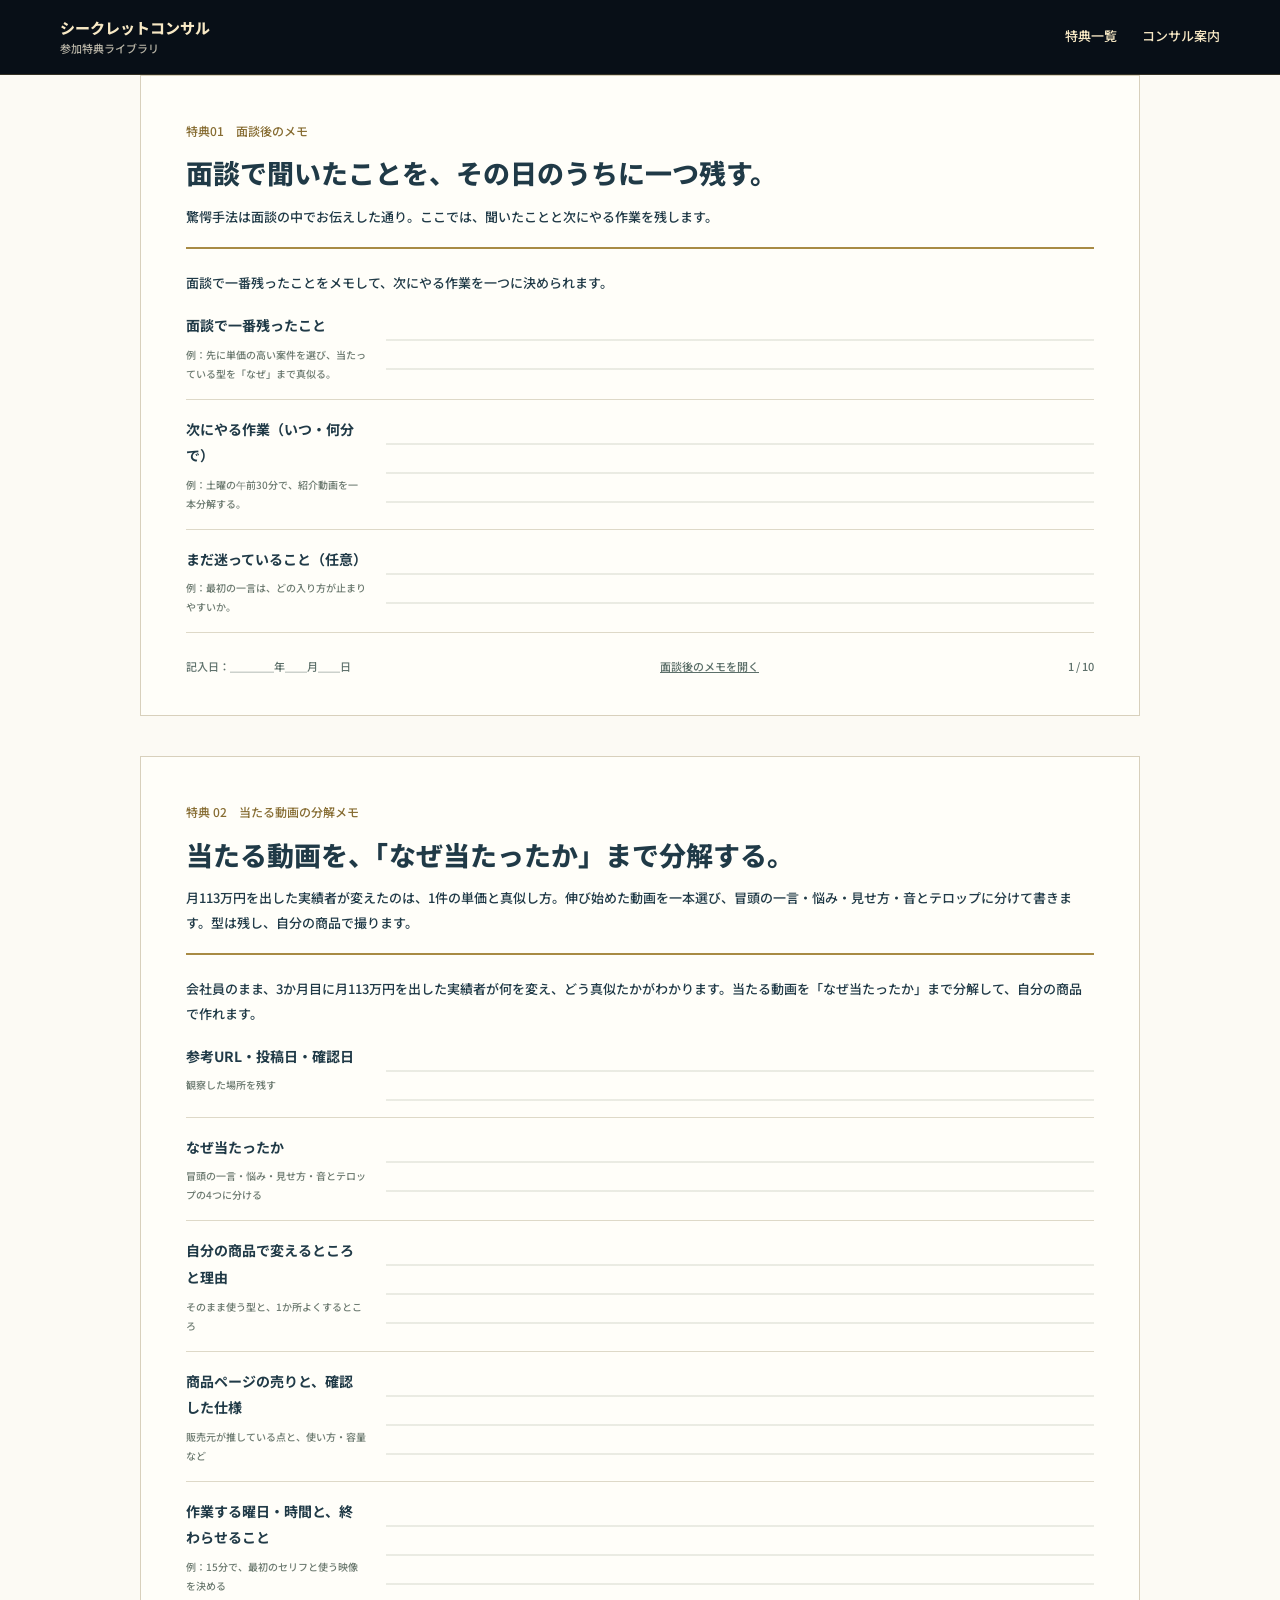
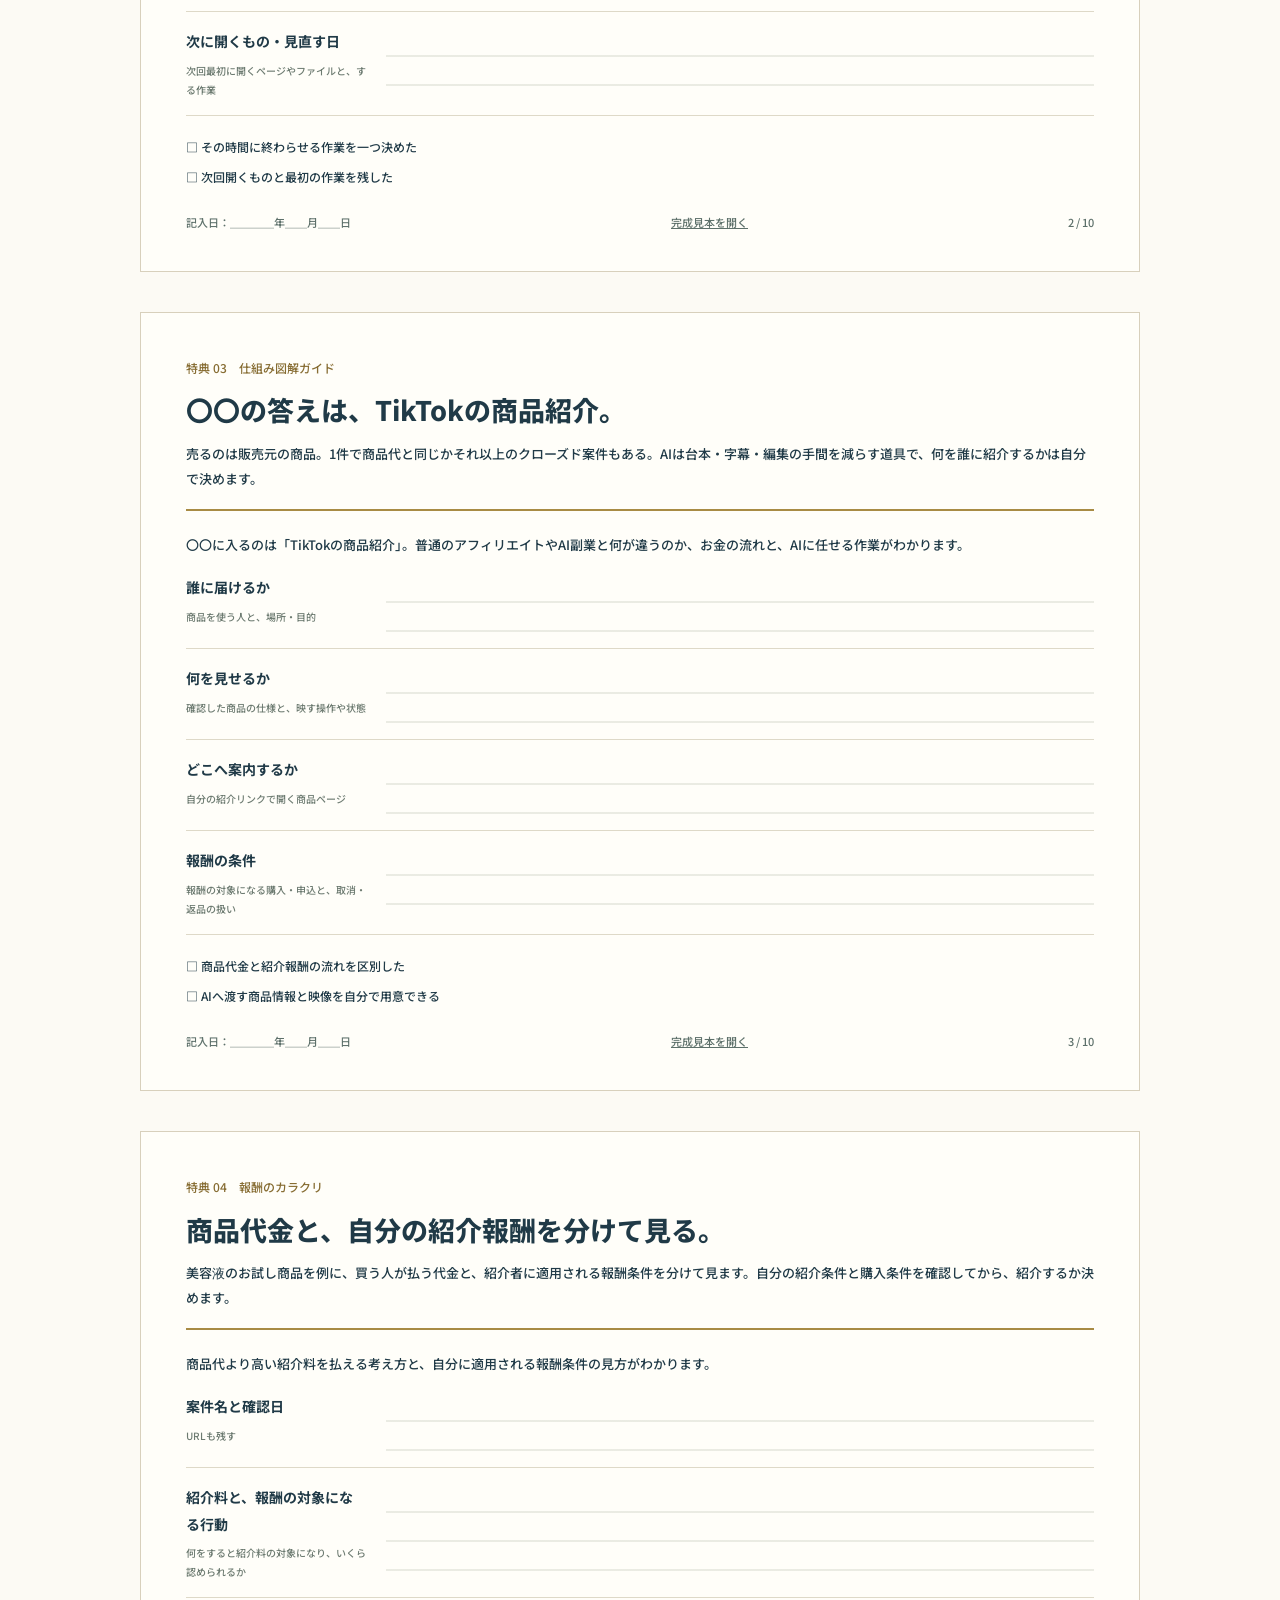
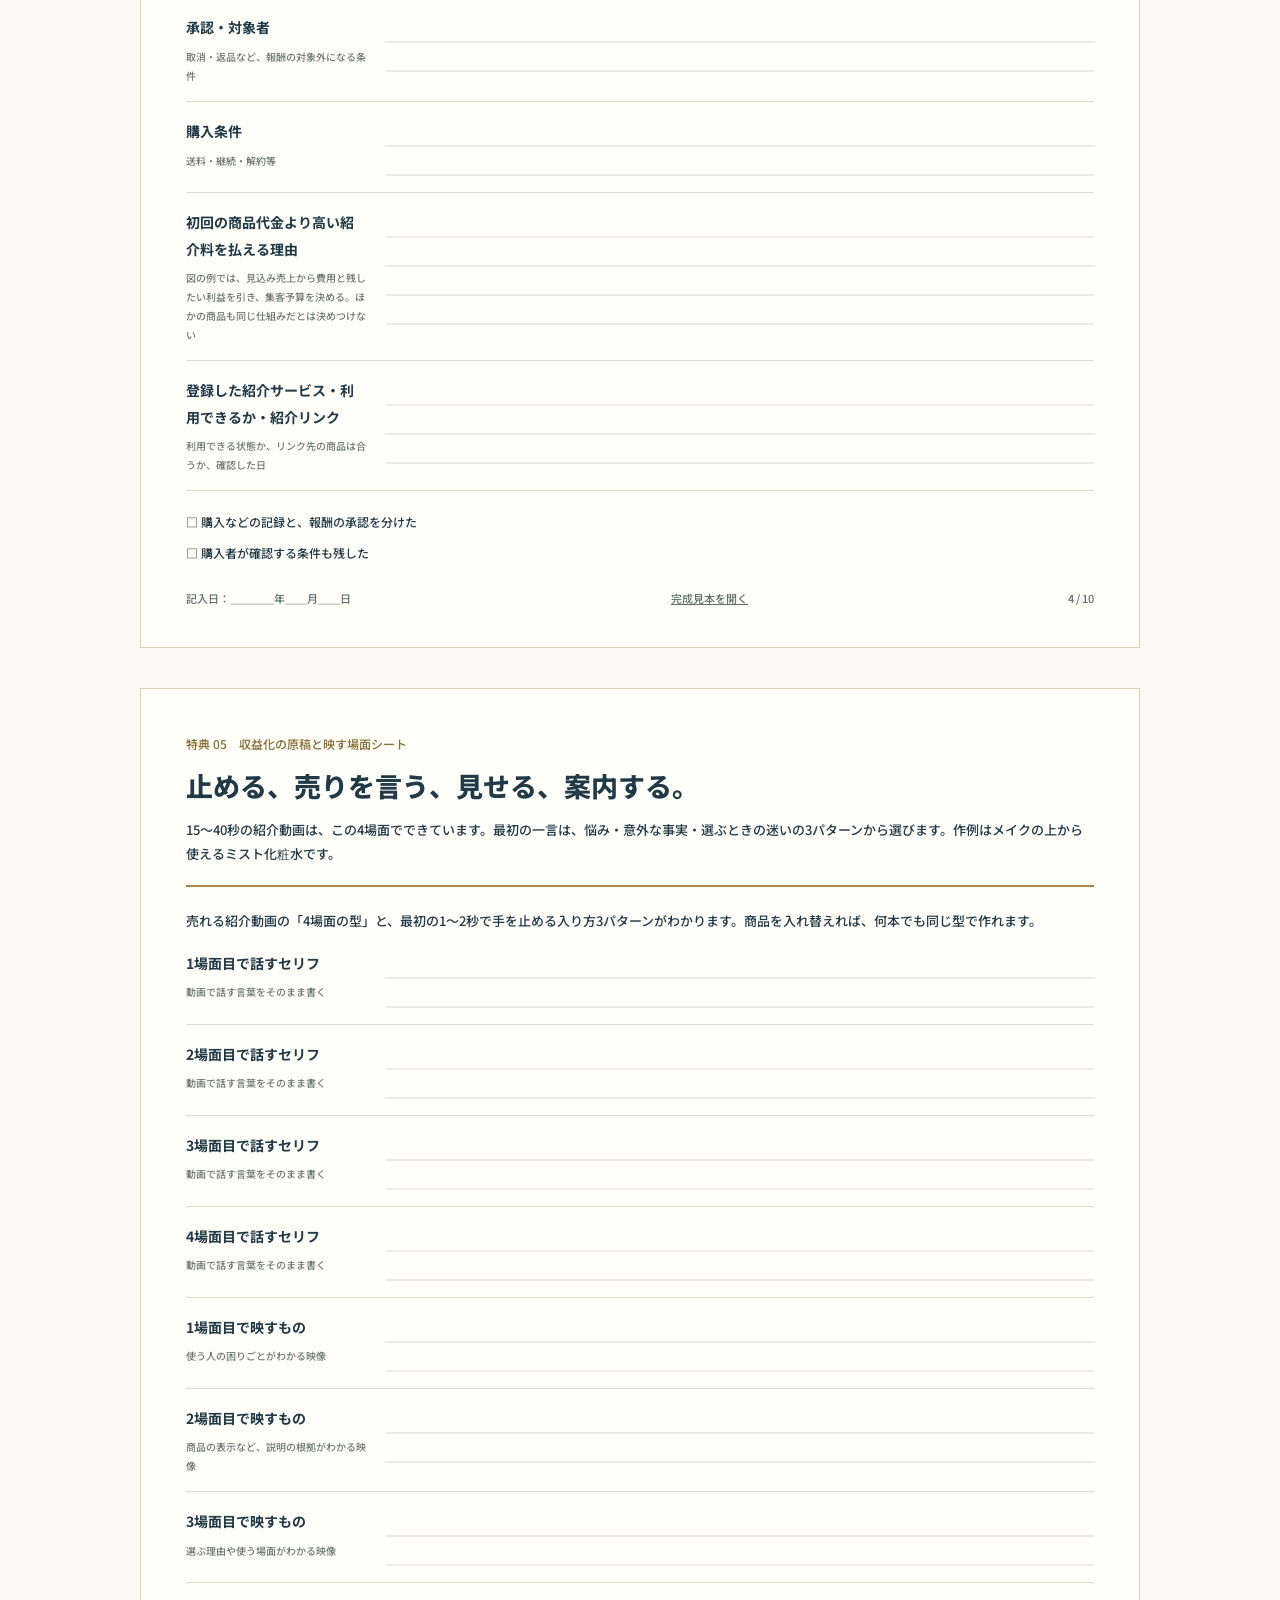
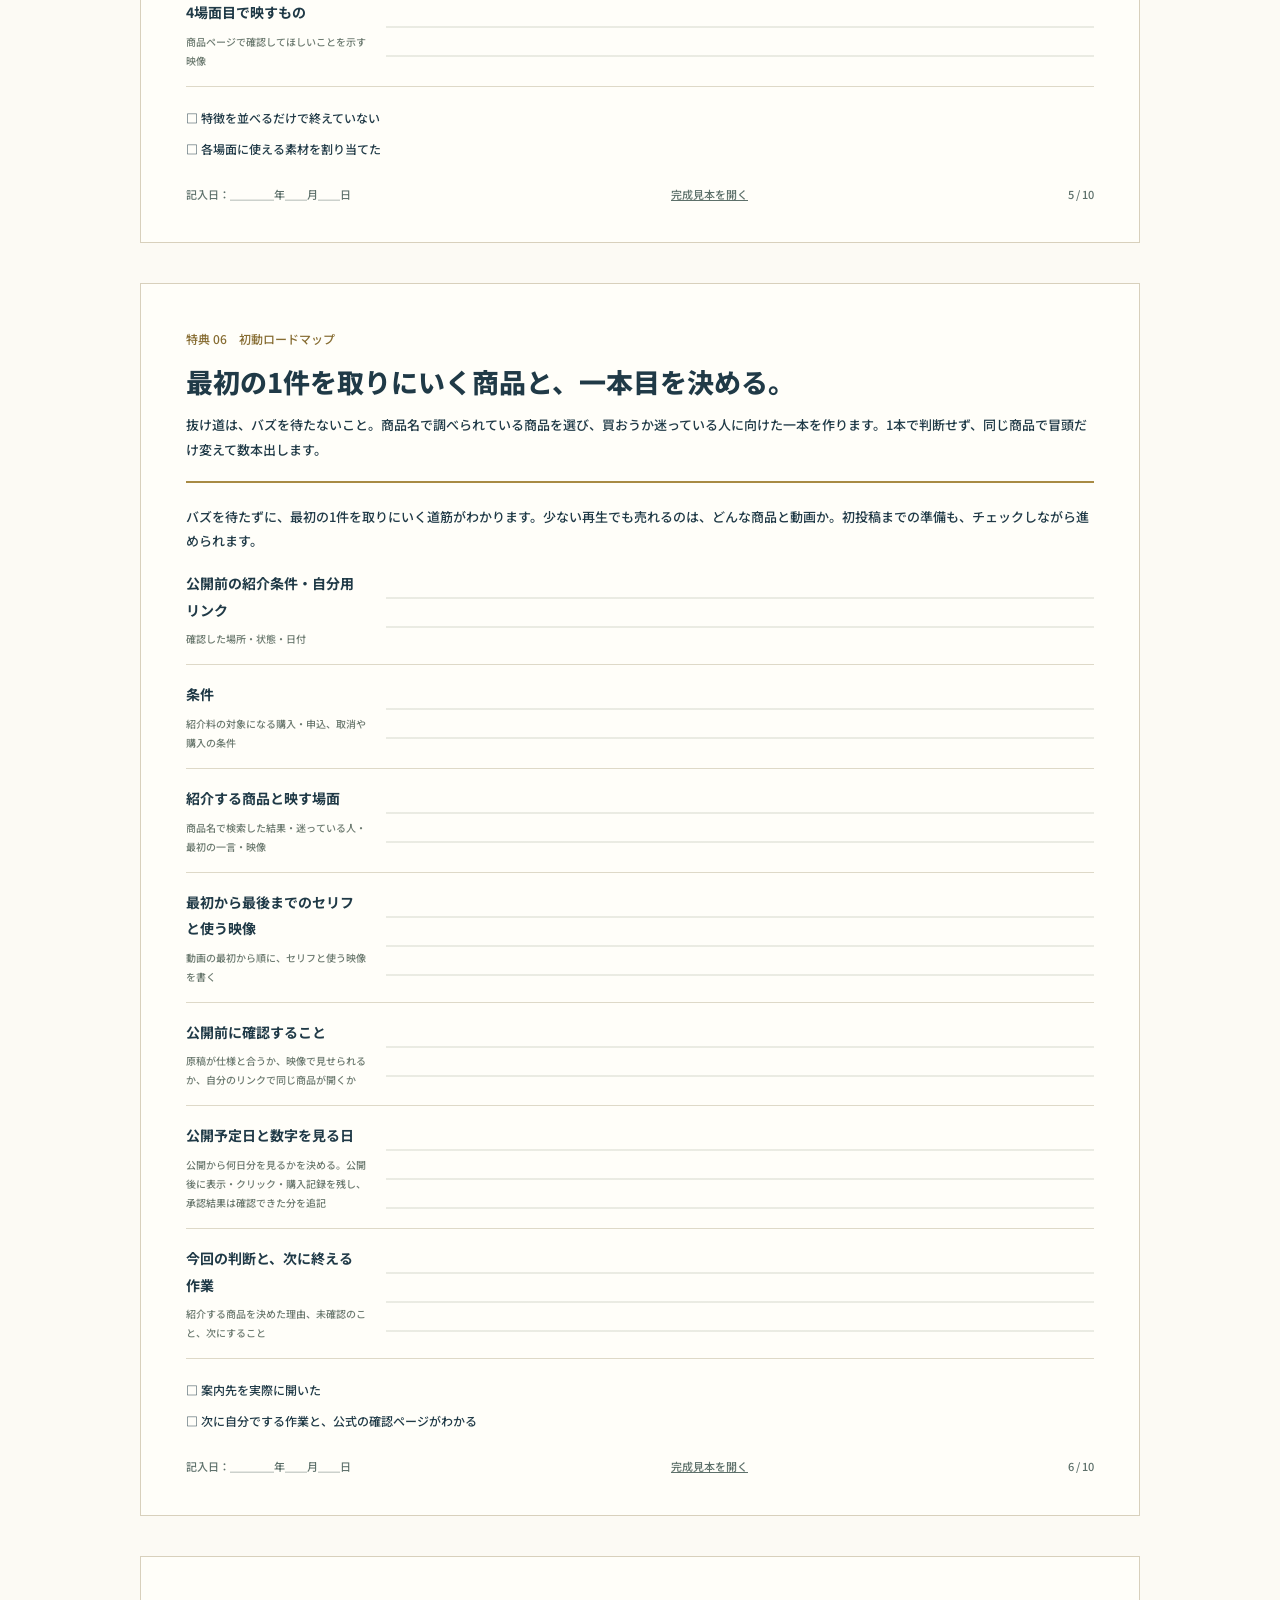
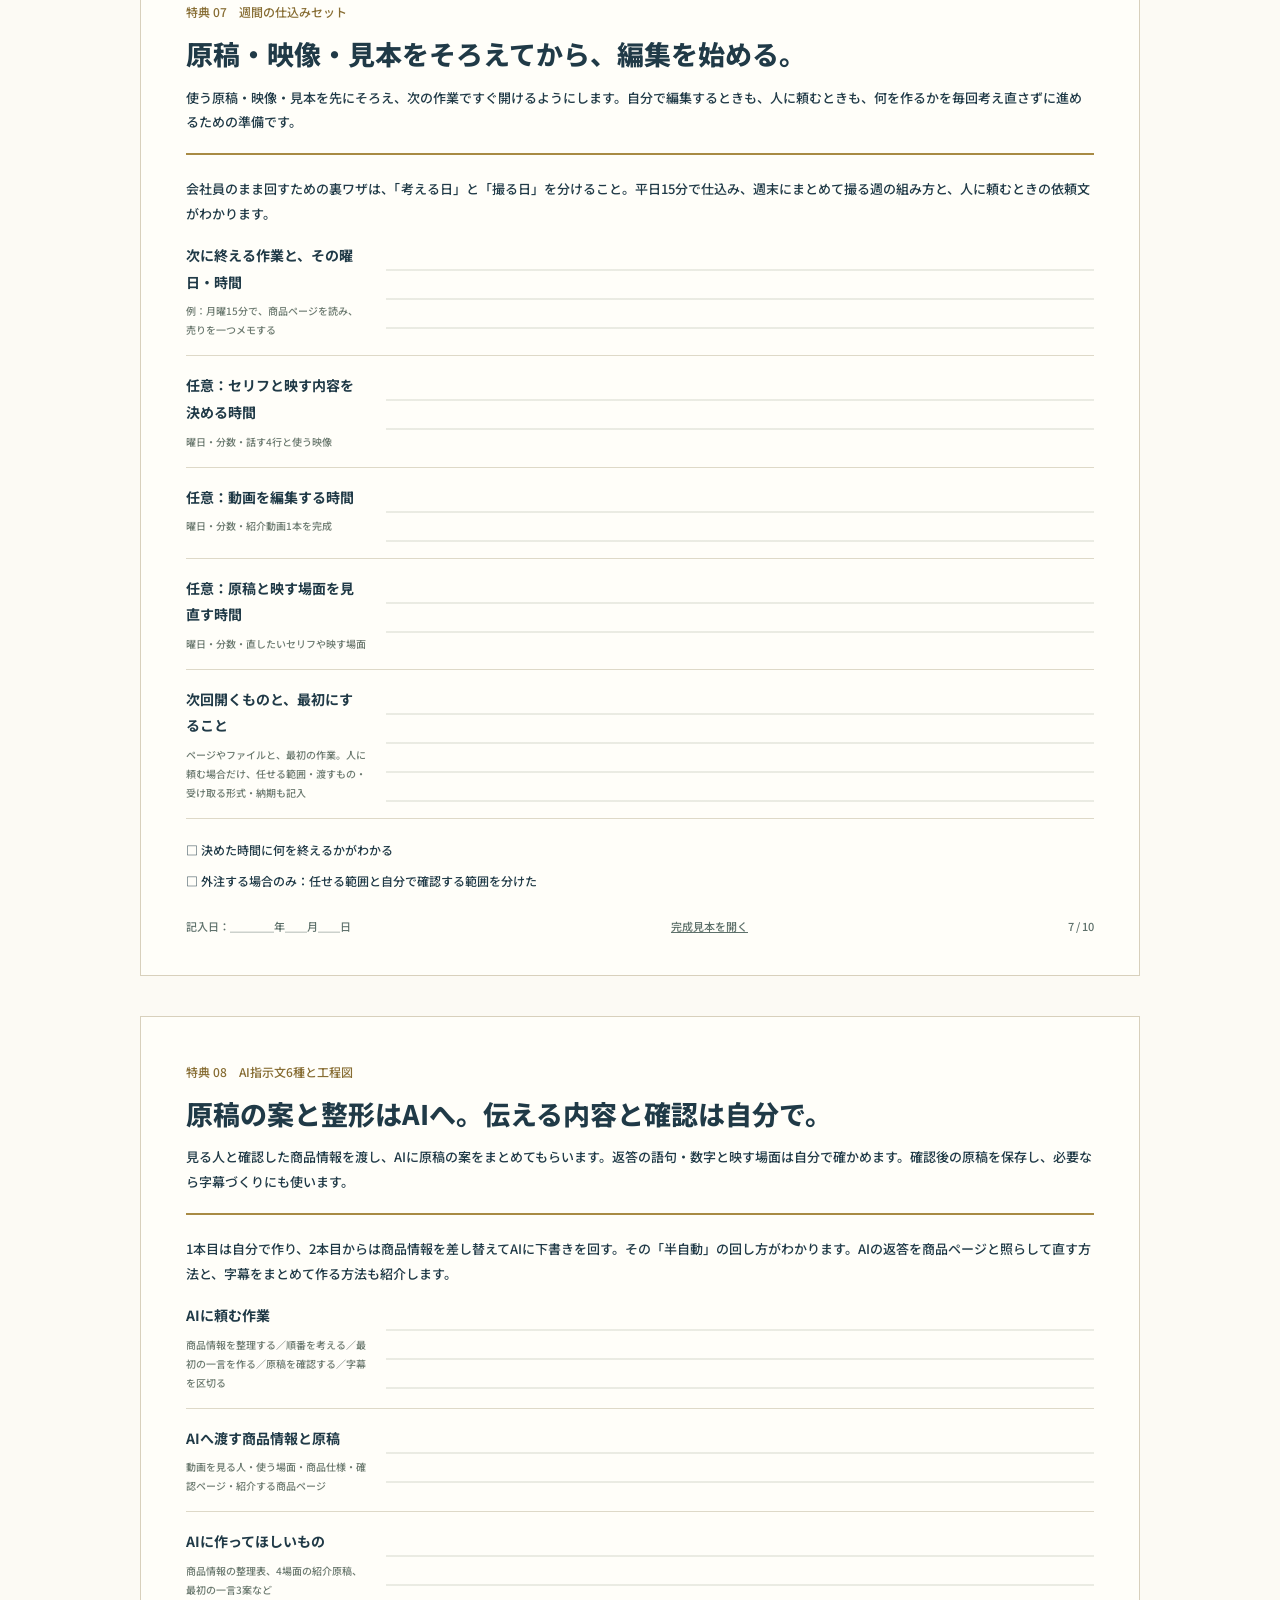
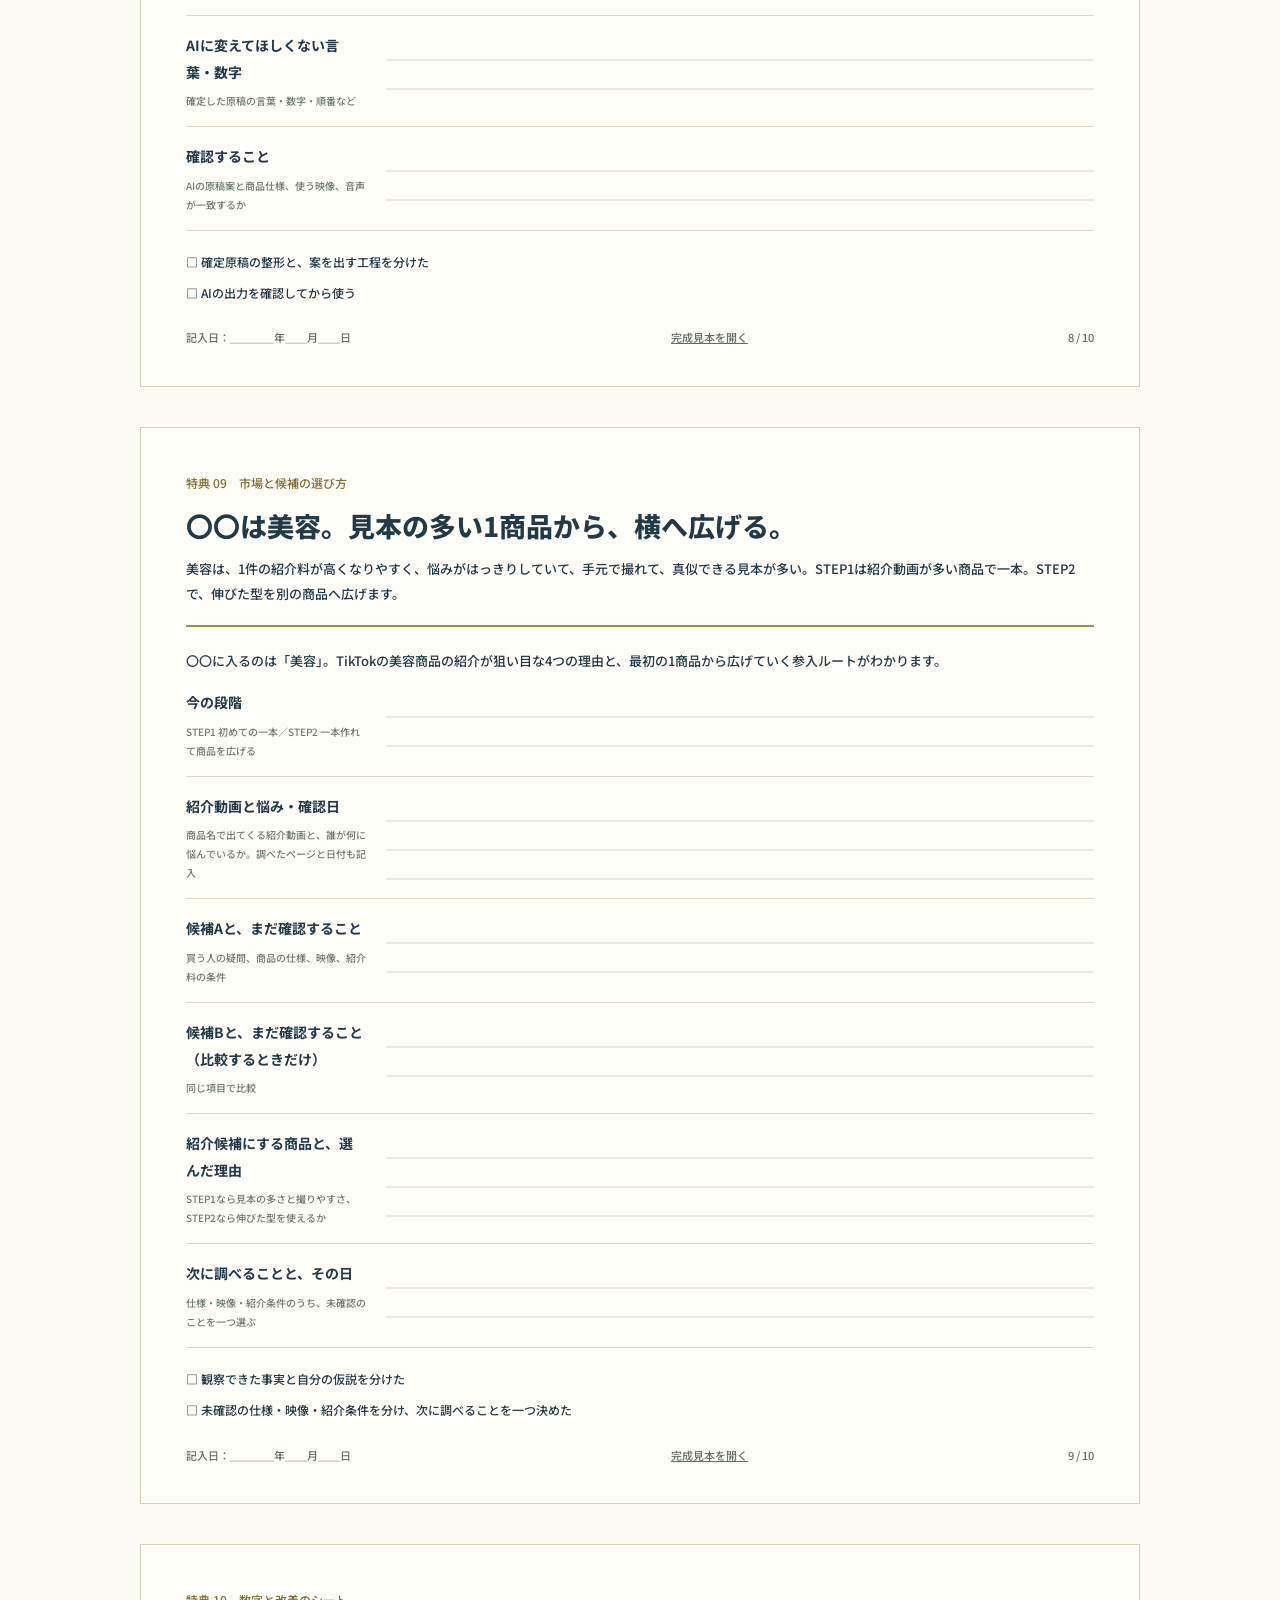
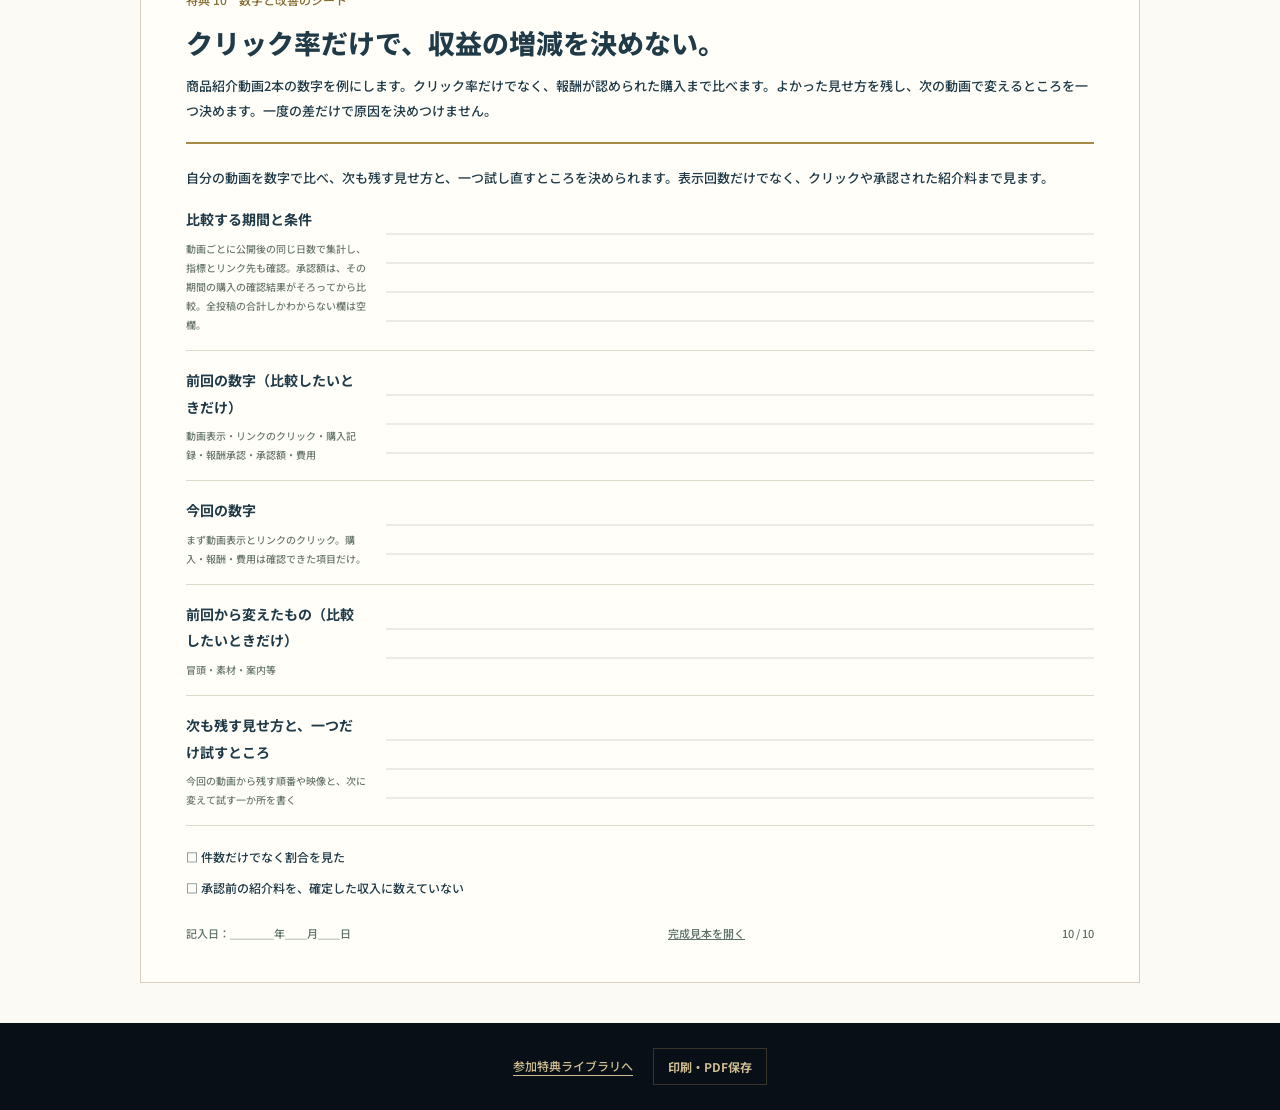
<file: workbook.html>
<!DOCTYPE html>

<html lang="ja"><head><meta charset="utf-8"/><meta content="noindex" name="robots"/><meta content="width=device-width,initial-scale=1" name="viewport"/><link href="data:," rel="icon"/><title>実践用の記入シート10枚｜参加特典</title><link href="bonus.css?v=d87d054164" rel="stylesheet"/></head><body class="bonus-page workbook-page" data-volume="" id="print-preview"><header class="bonus-nav"><a class="bonus-brand" href="bonuses.html?v=essence-v60">シークレットコンサル<span>参加特典ライブラリ</span></a><nav aria-label="ページ"><a href="bonuses.html?v=essence-v60">特典一覧</a><a href="lp.html">コンサル案内</a></nav></header><main><header class="workbook-opening"><p>参加特典ライブラリ</p><h1>各特典を使う、10枚の記録シート。</h1><p>各資料の完成見本を見ながら記入できます。印刷して書き込むための用紙です。画面で入力・保存する場合は、各資料の実践シートを使ってください。</p><div class="hero-buttons"><button class="primary" data-print="" type="button">10枚を印刷・PDF保存</button><a class="secondary" href="bonuses.html?v=essence-v60">特典一覧へ</a></div><nav aria-label="記入用シート" class="workbook-nav"><a href="#sheet-01">01 面談後のメモ</a><a href="#sheet-02">02 当たる動画の分解メモ</a><a href="#sheet-03">03 仕組み図解ガイド</a><a href="#sheet-04">04 報酬のカラクリ</a><a href="#sheet-05">05 収益化の原稿と映す場面シート</a><a href="#sheet-06">06 初動ロードマップ</a><a href="#sheet-07">07 週間の仕込みセット</a><a href="#sheet-08">08 AI指示文6種と工程図</a><a href="#sheet-09">09 市場と候補の選び方</a><a href="#sheet-10">10 数字と改善のシート</a><a href="#print-preview">印刷レイアウトを確認</a></nav></header><section class="work-sheet" id="sheet-01"><header><span>特典01　面談後のメモ</span><h2>面談で聞いたことを、その日のうちに一つ残す。</h2><p>驚愕手法は面談の中でお伝えした通り。ここでは、聞いたことと次にやる作業を残します。</p></header><p class="v38-sheet-outcome">面談で一番残ったことをメモして、次にやる作業を一つに決められます。</p><div class="writing-row"><b>面談で一番残ったこと<small>例：先に単価の高い案件を選び、当たっている型を「なぜ」まで真似る。</small></b><div aria-hidden="true" class="writing-lines"></div></div><div class="writing-row"><b>次にやる作業（いつ・何分で）<small>例：土曜の午前30分で、紹介動画を一本分解する。</small></b><div aria-hidden="true" class="writing-lines"></div></div><div class="writing-row"><b>まだ迷っていること（任意）<small>例：最初の一言は、どの入り方が止まりやすいか。</small></b><div aria-hidden="true" class="writing-lines"></div></div><footer class="sheet-foot"><span>記入日：＿＿＿＿年＿＿月＿＿日</span><a href="01.html?v=essence-v60">面談後のメモを開く</a><span>1 / 10</span></footer></section><section class="work-sheet" id="sheet-02"><header><span>特典 02　当たる動画の分解メモ</span><h2>当たる動画を、「なぜ当たったか」まで分解する。</h2><p>月113万円を出した実績者が変えたのは、1件の単価と真似し方。伸び始めた動画を一本選び、冒頭の一言・悩み・見せ方・音とテロップに分けて書きます。型は残し、自分の商品で撮ります。</p></header><p class="v38-sheet-outcome">会社員のまま、3か月目に月113万円を出した実績者が何を変え、どう真似たかがわかります。当たる動画を「なぜ当たったか」まで分解して、自分の商品で作れます。</p><div class="writing-row"><b>参考URL・投稿日・確認日<small>観察した場所を残す</small></b><div aria-hidden="true" class="writing-lines"></div></div><div class="writing-row"><b>なぜ当たったか<small>冒頭の一言・悩み・見せ方・音とテロップの4つに分ける</small></b><div aria-hidden="true" class="writing-lines"></div></div><div class="writing-row"><b>自分の商品で変えるところと理由<small>そのまま使う型と、1か所よくするところ</small></b><div aria-hidden="true" class="writing-lines"></div></div><div class="writing-row"><b>商品ページの売りと、確認した仕様<small>販売元が推している点と、使い方・容量など</small></b><div aria-hidden="true" class="writing-lines"></div></div><div class="writing-row"><b>作業する曜日・時間と、終わらせること<small>例：15分で、最初のセリフと使う映像を決める</small></b><div aria-hidden="true" class="writing-lines"></div></div><div class="writing-row"><b>次に開くもの・見直す日<small>次回最初に開くページやファイルと、する作業</small></b><div aria-hidden="true" class="writing-lines"></div></div><div class="sheet-checks"><p>□ その時間に終わらせる作業を一つ決めた</p><p>□ 次回開くものと最初の作業を残した</p></div><footer class="sheet-foot"><span>記入日：＿＿＿＿年＿＿月＿＿日</span><a href="02.html?v=essence-v60#finished">完成見本を開く</a><span>2 / 10</span></footer></section><section class="work-sheet" id="sheet-03"><header><span>特典 03　仕組み図解ガイド</span><h2>〇〇の答えは、TikTokの商品紹介。</h2><p>売るのは販売元の商品。1件で商品代と同じかそれ以上のクローズド案件もある。AIは台本・字幕・編集の手間を減らす道具で、何を誰に紹介するかは自分で決めます。</p></header><p class="v38-sheet-outcome">〇〇に入るのは「TikTokの商品紹介」。普通のアフィリエイトやAI副業と何が違うのか、お金の流れと、AIに任せる作業がわかります。</p><div class="writing-row"><b>誰に届けるか<small>商品を使う人と、場所・目的</small></b><div aria-hidden="true" class="writing-lines"></div></div><div class="writing-row"><b>何を見せるか<small>確認した商品の仕様と、映す操作や状態</small></b><div aria-hidden="true" class="writing-lines"></div></div><div class="writing-row"><b>どこへ案内するか<small>自分の紹介リンクで開く商品ページ</small></b><div aria-hidden="true" class="writing-lines"></div></div><div class="writing-row"><b>報酬の条件<small>報酬の対象になる購入・申込と、取消・返品の扱い</small></b><div aria-hidden="true" class="writing-lines"></div></div><div class="sheet-checks"><p>□ 商品代金と紹介報酬の流れを区別した</p><p>□ AIへ渡す商品情報と映像を自分で用意できる</p></div><footer class="sheet-foot"><span>記入日：＿＿＿＿年＿＿月＿＿日</span><a href="03.html?v=essence-v60#finished">完成見本を開く</a><span>3 / 10</span></footer></section><section class="work-sheet" id="sheet-04"><header><span>特典 04　報酬のカラクリ</span><h2>商品代金と、自分の紹介報酬を分けて見る。</h2><p>美容液のお試し商品を例に、買う人が払う代金と、紹介者に適用される報酬条件を分けて見ます。自分の紹介条件と購入条件を確認してから、紹介するか決めます。</p></header><p class="v38-sheet-outcome">商品代より高い紹介料を払える考え方と、自分に適用される報酬条件の見方がわかります。</p><div class="writing-row"><b>案件名と確認日<small>URLも残す</small></b><div aria-hidden="true" class="writing-lines"></div></div><div class="writing-row"><b>紹介料と、報酬の対象になる行動<small>何をすると紹介料の対象になり、いくら認められるか</small></b><div aria-hidden="true" class="writing-lines"></div></div><div class="writing-row"><b>承認・対象者<small>取消・返品など、報酬の対象外になる条件</small></b><div aria-hidden="true" class="writing-lines"></div></div><div class="writing-row"><b>購入条件<small>送料・継続・解約等</small></b><div aria-hidden="true" class="writing-lines"></div></div><div class="writing-row"><b>初回の商品代金より高い紹介料を払える理由<small>図の例では、見込み売上から費用と残したい利益を引き、集客予算を決める。ほかの商品も同じ仕組みだとは決めつけない</small></b><div aria-hidden="true" class="writing-lines"></div></div><div class="writing-row"><b>登録した紹介サービス・利用できるか・紹介リンク<small>利用できる状態か、リンク先の商品は合うか、確認した日</small></b><div aria-hidden="true" class="writing-lines"></div></div><div class="sheet-checks"><p>□ 購入などの記録と、報酬の承認を分けた</p><p>□ 購入者が確認する条件も残した</p></div><footer class="sheet-foot"><span>記入日：＿＿＿＿年＿＿月＿＿日</span><a href="04.html?v=essence-v60#finished">完成見本を開く</a><span>4 / 10</span></footer></section><section class="work-sheet" id="sheet-05"><header><span>特典 05　収益化の原稿と映す場面シート</span><h2>止める、売りを言う、見せる、案内する。</h2><p>15〜40秒の紹介動画は、この4場面でできています。最初の一言は、悩み・意外な事実・選ぶときの迷いの3パターンから選びます。作例はメイクの上から使えるミスト化粧水です。</p></header><p class="v38-sheet-outcome">売れる紹介動画の「4場面の型」と、最初の1〜2秒で手を止める入り方3パターンがわかります。商品を入れ替えれば、何本でも同じ型で作れます。</p><div class="writing-row"><b>1場面目で話すセリフ<small>動画で話す言葉をそのまま書く</small></b><div aria-hidden="true" class="writing-lines"></div></div><div class="writing-row"><b>2場面目で話すセリフ<small>動画で話す言葉をそのまま書く</small></b><div aria-hidden="true" class="writing-lines"></div></div><div class="writing-row"><b>3場面目で話すセリフ<small>動画で話す言葉をそのまま書く</small></b><div aria-hidden="true" class="writing-lines"></div></div><div class="writing-row"><b>4場面目で話すセリフ<small>動画で話す言葉をそのまま書く</small></b><div aria-hidden="true" class="writing-lines"></div></div><div class="writing-row" data-v35-shot="1"><b>1場面目で映すもの<small>使う人の困りごとがわかる映像</small></b><div aria-hidden="true" class="writing-lines"></div></div><div class="writing-row" data-v35-shot="2"><b>2場面目で映すもの<small>商品の表示など、説明の根拠がわかる映像</small></b><div aria-hidden="true" class="writing-lines"></div></div><div class="writing-row" data-v35-shot="3"><b>3場面目で映すもの<small>選ぶ理由や使う場面がわかる映像</small></b><div aria-hidden="true" class="writing-lines"></div></div><div class="writing-row" data-v35-shot="4"><b>4場面目で映すもの<small>商品ページで確認してほしいことを示す映像</small></b><div aria-hidden="true" class="writing-lines"></div></div><div class="sheet-checks"><p>□ 特徴を並べるだけで終えていない</p><p>□ 各場面に使える素材を割り当てた</p></div><footer class="sheet-foot"><span>記入日：＿＿＿＿年＿＿月＿＿日</span><a href="05.html?v=essence-v60#finished">完成見本を開く</a><span>5 / 10</span></footer></section><section class="work-sheet" id="sheet-06"><header><span>特典 06　初動ロードマップ</span><h2>最初の1件を取りにいく商品と、一本目を決める。</h2><p>抜け道は、バズを待たないこと。商品名で調べられている商品を選び、買おうか迷っている人に向けた一本を作ります。1本で判断せず、同じ商品で冒頭だけ変えて数本出します。</p></header><p class="v38-sheet-outcome">バズを待たずに、最初の1件を取りにいく道筋がわかります。少ない再生でも売れるのは、どんな商品と動画か。初投稿までの準備も、チェックしながら進められます。</p><div class="writing-row"><b>公開前の紹介条件・自分用リンク<small>確認した場所・状態・日付</small></b><div aria-hidden="true" class="writing-lines"></div></div><div class="writing-row"><b>条件<small>紹介料の対象になる購入・申込、取消や購入の条件</small></b><div aria-hidden="true" class="writing-lines"></div></div><div class="writing-row"><b>紹介する商品と映す場面<small>商品名で検索した結果・迷っている人・最初の一言・映像</small></b><div aria-hidden="true" class="writing-lines"></div></div><div class="writing-row"><b>最初から最後までのセリフと使う映像<small>動画の最初から順に、セリフと使う映像を書く</small></b><div aria-hidden="true" class="writing-lines"></div></div><div class="writing-row"><b>公開前に確認すること<small>原稿が仕様と合うか、映像で見せられるか、自分のリンクで同じ商品が開くか</small></b><div aria-hidden="true" class="writing-lines"></div></div><div class="writing-row"><b>公開予定日と数字を見る日<small>公開から何日分を見るかを決める。公開後に表示・クリック・購入記録を残し、承認結果は確認できた分を追記</small></b><div aria-hidden="true" class="writing-lines"></div></div><div class="writing-row"><b>今回の判断と、次に終える作業<small>紹介する商品を決めた理由、未確認のこと、次にすること</small></b><div aria-hidden="true" class="writing-lines"></div></div><div class="sheet-checks"><p>□ 案内先を実際に開いた</p><p>□ 次に自分でする作業と、公式の確認ページがわかる</p></div><footer class="sheet-foot"><span>記入日：＿＿＿＿年＿＿月＿＿日</span><a href="06.html?v=essence-v60#finished">完成見本を開く</a><span>6 / 10</span></footer></section><section class="work-sheet" id="sheet-07"><header><span>特典 07　週間の仕込みセット</span><h2>原稿・映像・見本をそろえてから、編集を始める。</h2><p>使う原稿・映像・見本を先にそろえ、次の作業ですぐ開けるようにします。自分で編集するときも、人に頼むときも、何を作るかを毎回考え直さずに進めるための準備です。</p></header><p class="v38-sheet-outcome">会社員のまま回すための裏ワザは、「考える日」と「撮る日」を分けること。平日15分で仕込み、週末にまとめて撮る週の組み方と、人に頼むときの依頼文がわかります。</p><div class="writing-row"><b>次に終える作業と、その曜日・時間<small>例：月曜15分で、商品ページを読み、売りを一つメモする</small></b><div aria-hidden="true" class="writing-lines"></div></div><div class="writing-row"><b>任意：セリフと映す内容を決める時間<small>曜日・分数・話す4行と使う映像</small></b><div aria-hidden="true" class="writing-lines"></div></div><div class="writing-row"><b>任意：動画を編集する時間<small>曜日・分数・紹介動画1本を完成</small></b><div aria-hidden="true" class="writing-lines"></div></div><div class="writing-row"><b>任意：原稿と映す場面を見直す時間<small>曜日・分数・直したいセリフや映す場面</small></b><div aria-hidden="true" class="writing-lines"></div></div><div class="writing-row"><b>次回開くものと、最初にすること<small>ページやファイルと、最初の作業。人に頼む場合だけ、任せる範囲・渡すもの・受け取る形式・納期も記入</small></b><div aria-hidden="true" class="writing-lines"></div></div><div class="sheet-checks"><p>□ 決めた時間に何を終えるかがわかる</p><p>□ 外注する場合のみ：任せる範囲と自分で確認する範囲を分けた</p></div><footer class="sheet-foot"><span>記入日：＿＿＿＿年＿＿月＿＿日</span><a href="07.html?v=essence-v60#finished">完成見本を開く</a><span>7 / 10</span></footer></section><section class="work-sheet" id="sheet-08"><header><span>特典 08　AI指示文6種と工程図</span><h2>原稿の案と整形はAIへ。伝える内容と確認は自分で。</h2><p>見る人と確認した商品情報を渡し、AIに原稿の案をまとめてもらいます。返答の語句・数字と映す場面は自分で確かめます。確認後の原稿を保存し、必要なら字幕づくりにも使います。</p></header><p class="v38-sheet-outcome">1本目は自分で作り、2本目からは商品情報を差し替えてAIに下書きを回す。その「半自動」の回し方がわかります。AIの返答を商品ページと照らして直す方法と、字幕をまとめて作る方法も紹介します。</p><div class="writing-row"><b>AIに頼む作業<small>商品情報を整理する／順番を考える／最初の一言を作る／原稿を確認する／字幕を区切る</small></b><div aria-hidden="true" class="writing-lines"></div></div><div class="writing-row"><b>AIへ渡す商品情報と原稿<small>動画を見る人・使う場面・商品仕様・確認ページ・紹介する商品ページ</small></b><div aria-hidden="true" class="writing-lines"></div></div><div class="writing-row"><b>AIに作ってほしいもの<small>商品情報の整理表、4場面の紹介原稿、最初の一言3案など</small></b><div aria-hidden="true" class="writing-lines"></div></div><div class="writing-row"><b>AIに変えてほしくない言葉・数字<small>確定した原稿の言葉・数字・順番など</small></b><div aria-hidden="true" class="writing-lines"></div></div><div class="writing-row"><b>確認すること<small>AIの原稿案と商品仕様、使う映像、音声が一致するか</small></b><div aria-hidden="true" class="writing-lines"></div></div><div class="sheet-checks"><p>□ 確定原稿の整形と、案を出す工程を分けた</p><p>□ AIの出力を確認してから使う</p></div><footer class="sheet-foot"><span>記入日：＿＿＿＿年＿＿月＿＿日</span><a href="08.html?v=essence-v60#finished">完成見本を開く</a><span>8 / 10</span></footer></section><section class="work-sheet" id="sheet-09"><header><span>特典 09　市場と候補の選び方</span><h2>〇〇は美容。見本の多い1商品から、横へ広げる。</h2><p>美容は、1件の紹介料が高くなりやすく、悩みがはっきりしていて、手元で撮れて、真似できる見本が多い。STEP1は紹介動画が多い商品で一本。STEP2で、伸びた型を別の商品へ広げます。</p></header><p class="v38-sheet-outcome">〇〇に入るのは「美容」。TikTokの美容商品の紹介が狙い目な4つの理由と、最初の1商品から広げていく参入ルートがわかります。</p><div class="writing-row"><b>今の段階<small>STEP1 初めての一本／STEP2 一本作れて商品を広げる</small></b><div aria-hidden="true" class="writing-lines"></div></div><div class="writing-row"><b>紹介動画と悩み・確認日<small>商品名で出てくる紹介動画と、誰が何に悩んでいるか。調べたページと日付も記入</small></b><div aria-hidden="true" class="writing-lines"></div></div><div class="writing-row"><b>候補Aと、まだ確認すること<small>買う人の疑問、商品の仕様、映像、紹介料の条件</small></b><div aria-hidden="true" class="writing-lines"></div></div><div class="writing-row"><b>候補Bと、まだ確認すること（比較するときだけ）<small>同じ項目で比較</small></b><div aria-hidden="true" class="writing-lines"></div></div><div class="writing-row"><b>紹介候補にする商品と、選んだ理由<small>STEP1なら見本の多さと撮りやすさ、STEP2なら伸びた型を使えるか</small></b><div aria-hidden="true" class="writing-lines"></div></div><div class="writing-row"><b>次に調べることと、その日<small>仕様・映像・紹介条件のうち、未確認のことを一つ選ぶ</small></b><div aria-hidden="true" class="writing-lines"></div></div><div class="sheet-checks"><p>□ 観察できた事実と自分の仮説を分けた</p><p>□ 未確認の仕様・映像・紹介条件を分け、次に調べることを一つ決めた</p></div><footer class="sheet-foot"><span>記入日：＿＿＿＿年＿＿月＿＿日</span><a href="09.html?v=essence-v60#finished">完成見本を開く</a><span>9 / 10</span></footer></section><section class="work-sheet" id="sheet-10"><header><span>特典 10　数字と改善のシート</span><h2>クリック率だけで、収益の増減を決めない。</h2><p>商品紹介動画2本の数字を例にします。クリック率だけでなく、報酬が認められた購入まで比べます。よかった見せ方を残し、次の動画で変えるところを一つ決めます。一度の差だけで原因を決めつけません。</p></header><p class="v38-sheet-outcome">自分の動画を数字で比べ、次も残す見せ方と、一つ試し直すところを決められます。表示回数だけでなく、クリックや承認された紹介料まで見ます。</p><div class="writing-row"><b>比較する期間と条件<small>動画ごとに公開後の同じ日数で集計し、指標とリンク先も確認。承認額は、その期間の購入の確認結果がそろってから比較。全投稿の合計しかわからない欄は空欄。</small></b><div aria-hidden="true" class="writing-lines"></div></div><div class="writing-row"><b>前回の数字（比較したいときだけ）<small>動画表示・リンクのクリック・購入記録・報酬承認・承認額・費用</small></b><div aria-hidden="true" class="writing-lines"></div></div><div class="writing-row"><b>今回の数字<small>まず動画表示とリンクのクリック。購入・報酬・費用は確認できた項目だけ。</small></b><div aria-hidden="true" class="writing-lines"></div></div><div class="writing-row"><b>前回から変えたもの（比較したいときだけ）<small>冒頭・素材・案内等</small></b><div aria-hidden="true" class="writing-lines"></div></div><div class="writing-row"><b>次も残す見せ方と、一つだけ試すところ<small>今回の動画から残す順番や映像と、次に変えて試す一か所を書く</small></b><div aria-hidden="true" class="writing-lines"></div></div><div class="sheet-checks"><p>□ 件数だけでなく割合を見た</p><p>□ 承認前の紹介料を、確定した収入に数えていない</p></div><footer class="sheet-foot"><span>記入日：＿＿＿＿年＿＿月＿＿日</span><a href="10.html?v=essence-v60#finished">完成見本を開く</a><span>10 / 10</span></footer></section></main><footer class="bonus-footer"><a href="bonuses.html?v=essence-v60">参加特典ライブラリへ</a><button data-print="" type="button">印刷・PDF保存</button></footer><script src="bonus-data.js?v=2ef6ef15f8"></script><script src="bonus.js?v=7073538337"></script></body></html>
</file>
<file: bonus.css>
@font-face{font-family:"Bonus Sans";src:url("assets/fonts/BonusSans-v22.woff2") format("woff2");font-style:normal;font-weight:100 900;font-display:swap}
:root{--ink:#203a47;--navy:#101c28;--deep:#080f17;--gold:#d8b66a;--bright:#f2d792;--paper:#fcfaf4;--soft:#f0e9d9;--line:#d9d2c1;--muted:#5c707a;--blue:#dfe9ed;--green:#286b5b}
*{box-sizing:border-box}html{scroll-behavior:smooth;scroll-padding-top:92px}body{margin:0;background:var(--paper);color:var(--ink);font:500 16px/1.9 "Bonus Sans","Yu Gothic",Meiryo,sans-serif}button,input,textarea,select,svg text{font-family:inherit}a{color:inherit}a,button{-webkit-tap-highlight-color:transparent}button{cursor:pointer}button,input,textarea{font-size:inherit}button{font-weight:700}button:focus-visible,a:focus-visible,input:focus-visible,textarea:focus-visible{outline:3px solid #40819a;outline-offset:4px}img,svg{max-width:100%}h1,h2,h3,h4,p,figure{margin:0}h1,h2,h3,h4{line-height:1.6}h1{font-size:43px;letter-spacing:-.025em;line-height:1.6;font-weight:850}h2{font-size:27px;line-height:1.65;font-weight:800}h3{font-size:19px;font-weight:800}h4{font-size:17px}button:disabled{opacity:.5;cursor:default}[hidden]{display:none!important}.object{display:block;width:84px;height:84px;flex:none}.bonus-nav{position:sticky;top:0;z-index:15;display:flex;justify-content:space-between;align-items:center;gap:15px;background:var(--deep);color:#f8e9c5;padding:16px max(24px,calc((100vw - 1160px)/2));border-bottom:1px solid #b5965640}.bonus-brand{font-size:15px;font-weight:800;text-decoration:none;line-height:1.6}.bonus-brand span{display:block;color:#b9b5a7;font-size:11px;font-weight:500}.bonus-nav nav{display:flex;gap:25px;font-size:13px;white-space:nowrap}.bonus-nav nav a{text-decoration:none}.bonus-nav nav a:hover{color:#fff}.primary,.secondary,.quiet{display:inline-flex;justify-content:center;align-items:center;min-height:46px;padding:12px 19px;border:1px solid var(--gold);text-decoration:none;font-weight:750;font-size:14px;line-height:1.7;border-radius:3px}.primary{background:var(--gold);color:#172b37}.secondary{background:transparent;color:inherit;border-color:#8899a070}.quiet{background:transparent;border-color:transparent;color:var(--muted);text-decoration:underline;font-size:12px;padding-inline:10px}.primary:hover{background:#e5c780}.secondary:hover{background:#93a9ad18}.text-link{font-weight:750;color:#295e72;text-underline-offset:5px}.hero-buttons{display:flex;flex-wrap:wrap;gap:11px;margin-top:27px}.bonus-hero{background:radial-gradient(ellipse at 85% 15%,#44351a 0,transparent 54%),var(--navy);color:#f5f0e4;border-bottom:4px solid var(--gold)}.bonus-hero-inner{display:grid;grid-template-columns:minmax(0,1fr) 220px;gap:75px;max-width:1140px;padding:58px 32px 65px;margin:auto;align-items:center}.volume-label{color:var(--bright);font-size:14px;font-weight:700;margin-bottom:18px}.bonus-lead{color:#e1ddcf;line-height:2;font-size:16px;max-width:36em;margin-top:23px}.bonus-hero .secondary{border-color:#d7bf855c;color:#e7d8b4}.bonus-cover{position:relative;display:flex;flex-direction:column;justify-content:center;align-items:center;background:linear-gradient(145deg,#263a4a,#101a26 65%);color:#f0d18b;border:1px solid #bd9c55;padding:25px 22px 24px 30px;text-align:center;aspect-ratio:3/4;box-shadow:8px 10px 0 #03080d55,inset 7px 0 0 #5b4c2f,inset 10px 0 0 #0c1620;overflow:hidden}.bonus-cover:after{content:"";position:absolute;inset:12px 10px 12px 18px;border:1px solid #bfa65c50;pointer-events:none}.bonus-cover>span{font-size:12px;display:block;letter-spacing:.1em;margin-bottom:14px}.bonus-cover .object{width:100px;height:100px;margin:0 auto 15px;filter:drop-shadow(0 6px 6px #0002)}.bonus-cover>strong{font-size:21px;line-height:1.65;font-weight:800}.cover-rule{width:32px;height:1px;background:var(--gold);margin:17px 0 11px}.bonus-cover small{font-size:11px;color:#c9b579}.cover-04,.cover-10{background:linear-gradient(145deg,#423924,#171b22 70%)}.cover-05,.cover-09{background:linear-gradient(145deg,#20454c,#10242c 70%)}.cover-07{background:linear-gradient(145deg,#3f3644,#18222f 70%)}.gain-strip{max-width:1100px;margin:0 auto;display:flex;gap:15px;align-items:center;padding:22px 30px;border-bottom:1px solid var(--line)}.gain-strip .object{width:39px;height:39px}.gain-strip p{font-size:15px;font-weight:700}.bonus-layout{max-width:1140px;margin:0 auto;display:grid;grid-template-columns:220px minmax(0,1fr);gap:45px;padding:45px 32px 65px}.bonus-aside{align-self:start;position:sticky;top:107px;font-size:12px}.bonus-aside nav{border-top:2px solid var(--ink);padding-top:15px}.bonus-aside nav>strong{font-size:14px;display:block;margin-bottom:15px}.bonus-aside nav>a{display:flex;gap:9px;text-decoration:none;padding:9px 0;border-bottom:1px solid var(--line);line-height:1.8}.bonus-aside nav>a:hover{color:#a77a2e}.bonus-aside nav>a>span{color:#a28245;flex:none;font-size:11px}.download-link{display:block;text-underline-offset:5px;font-size:12px;margin-top:22px}.bonus-layout article{min-width:0}.lesson{padding-bottom:42px;margin-bottom:42px;border-bottom:1px solid var(--line)}.lesson-heading{display:flex;gap:17px;align-items:flex-start;margin-bottom:25px}.lesson-heading>span{display:block;color:#a68443;border-top:2px solid #b59451;font-size:25px;font-weight:400;padding-top:3px;line-height:1.5;flex:none}.lesson-heading h2{font-size:24px}.lesson-heading p{font-size:14px;line-height:1.95;margin-top:10px;color:var(--muted)}.lesson-figure{position:relative;border:1px solid #d7ccb2;background:#f1ead9;padding:28px;margin:0 0 23px;overflow:hidden}.lesson-explain{font-size:15px;line-height:2.05}.lesson-action{display:flex;flex-direction:column;gap:4px;border-left:3px solid #b49450;padding:10px 16px;margin-top:19px;background:#eee9dc}.lesson-action>span{color:#806832;font-size:11px;font-weight:700}.lesson-action strong{font-size:14px;line-height:1.9}.visual-flow{display:flex;align-items:center;justify-content:center;gap:8px}.actor{text-align:center;flex:1;min-width:0}.actor .object{margin:0 auto 14px}.actor strong{display:block;font-size:16px}.actor>span{display:block;font-size:12px;line-height:1.8;margin-top:7px}.flow-arrow{flex:0 0 34px;position:relative;align-self:center;margin-top:-26px}.flow-arrow small{position:absolute;bottom:12px;font-size:10px;left:50%;transform:translateX(-50%);white-space:nowrap}.flow-arrow i{height:2px;background:#b49450;display:block;position:relative;width:100%}.flow-arrow i:after{content:"";position:absolute;right:0;top:-4px;width:9px;height:9px;border-top:2px solid #b49450;border-right:2px solid #b49450;transform:rotate(45deg)}.translate,.compass,.showcase{display:grid;grid-template-columns:repeat(3,minmax(0,1fr));gap:19px;text-align:center}.translate .object,.compass .object,.showcase .object{margin:0 auto 14px}.translate span,.compass span,.showcase span{display:block;font-size:12px}.translate strong,.compass strong,.showcase strong{display:block;font-size:15px;line-height:1.9}.translate i{display:block;color:#9c7c41;font-style:normal;margin:8px}.compass{grid-template-columns:repeat(2,minmax(0,1fr));gap:25px}.compass span{color:#87703e;font-weight:700}.showcase strong{margin-bottom:6px}.branch{display:grid;gap:12px}.branch a{display:grid;grid-template-columns:minmax(0,1fr) 1fr;gap:6px 20px;align-items:center;text-decoration:none;background:#fcfaf3;padding:13px 17px;border:1px solid #d3c5a4}.branch a>div{display:flex;align-items:center;gap:12px;grid-row:1/3}.branch .object{width:45px;height:45px}.branch span{font-size:13px}.branch strong{font-size:15px}.branch small{color:#876c37;font-size:11px}.handoff{display:grid;grid-template-columns:1fr 30px 1fr;gap:15px;align-items:center;text-align:center}.handoff .object{margin:0 auto 12px}.handoff h4{margin-bottom:12px}.handoff p{font-size:13px;border-bottom:1px solid #d1c5a8;padding:8px 0}.handoff-arrow{font-size:25px;color:#a5813b}.diagram-end{border-top:1px solid #c8ba98;text-align:center;margin-top:20px;padding-top:15px;font-size:13px;font-weight:700}.money-top{display:flex;align-items:center;justify-content:center;gap:15px}.money-top>.actor{max-width:180px}.money-top>.flow-arrow{flex-basis:80px}.commission-path{position:relative;width:75%;margin:20px 0 0 auto;padding-left:10%;text-align:center;border-left:1px dashed #b18a42}.commission-path>span{display:block;font-size:12px}.commission-path .object{width:45px;height:45px;margin:auto}.commission-path i{font-style:normal;color:#ac8538;display:block;line-height:1.5}.commission-path b{font-size:15px}.money-bottom{margin-top:8px}.money-bottom .object{width:70px;height:70px}.money-bottom .actor>span{font-size:12px}.ledger{max-width:450px;margin:auto}.ledger-start{text-align:center;display:flex;align-items:center;justify-content:center;gap:12px;padding-bottom:20px}.ledger-start .object{width:50px;height:50px}.ledger-start>span{font-size:12px}.ledger-start b{font-size:29px}.ledger b span{font-size:14px}.ledger-row,.ledger-total{display:flex;justify-content:space-between;align-items:center;gap:16px;padding:13px 0;border-top:1px solid #d1c4a7}.ledger-row>span,.ledger-total>span{font-size:12px}.ledger-row>b{font-size:22px;white-space:nowrap}.ledger-total>b{font-size:32px;white-space:nowrap}.ledger-total{border-top:2px solid #a78847;margin-top:10px}.confirmed{color:#205d50}.brush-sequence{display:grid;grid-template-columns:repeat(3,minmax(0,1fr));gap:20px;text-align:center}.brush-state .object{width:110px;height:110px;margin:0 auto 12px}.brush-state>span{display:block;font-size:10px;color:#968046}.brush-state b{display:block;font-size:15px;margin:6px 0}.brush-state small{display:block;font-size:12px}.stairway{display:flex;flex-direction:column;gap:9px}.stair{display:grid;grid-template-columns:27px 1fr auto;align-items:center;gap:12px;padding:11px 14px;border:1px solid #c2ae7c;background:#fffaf0;margin-left:calc(var(--step)*12px)}.stair>b{color:#a3813d;font-size:20px}.stair>span{font-size:15px;font-weight:700}.stair>small{font-size:10px;color:#806a3d}.calendar-title{display:flex;align-items:center;gap:15px;padding-bottom:19px;border-bottom:2px solid #ad8c48}.calendar-title .object{width:50px;height:50px}.calendar-title>b{font-size:17px}.calendar-title>span{font-size:12px;margin-left:auto}.calendar-title strong{font-size:22px}.calendar-row{display:grid;grid-template-columns:25px 44px 42px 1fr;gap:12px;align-items:center;padding:17px 0;border-bottom:1px solid #cfc1a4}.calendar-row>b{font-size:18px}.calendar-row>span{font-size:23px;font-weight:700}.calendar-row small{font-size:10px;margin-left:3px}.calendar-row>strong{font-size:14px}.calendar-row p{font-size:12px}.figure-note{font-size:11px;color:#6f725f;margin-top:15px;line-height:1.9}.pipeline{display:grid;grid-template-columns:1fr 110px 1fr;gap:15px;align-items:center;text-align:center}.pipeline-stage>.object{margin:13px auto}.pipeline-stage>span{font-size:11px}.pipeline-stage p{font-size:12px;margin-top:8px}.lock-gate .object{width:48px;height:48px;margin:0 auto 10px}.lock-gate b{font-size:12px;display:block}.market-zoom{padding:0}.zoom-wide{border:1px solid #b09864;padding:18px;background:#faf3e3}.zoom-wide>span,.zoom-middle>span{display:block;font-size:11px}.zoom-wide>b,.zoom-middle>b{display:block;font-size:21px}.zoom-middle{border:1px solid #b59b5d;background:#e8dfc4;padding:16px;margin:15px 0 0 28px}.zoom-close{display:flex;gap:18px;align-items:center;background:#1d3d4b;color:#f9f0d6;padding:18px;margin-top:15px}.zoom-close .object{width:80px;height:80px}.zoom-close span{font-size:10px;display:block;color:#e5c989}.zoom-close strong{font-size:20px}.zoom-close p{font-size:11px;margin-top:8px}.ratio-pair{display:grid;grid-template-columns:1fr 1fr;gap:20px;text-align:center}.ratio-sheet{padding:18px;background:#fffaf0;border:1px solid #d1c19c}.ratio-sheet>span{font-size:12px}.ratio-sheet>b{display:block;font-size:27px;margin:5px 0}.ratio-sheet b small{display:block;font-size:10px;font-weight:500}.ratio-sheet>p{font-size:13px}.ratio-sheet>strong{font-size:30px;color:#7e602a;display:block;margin-top:14px}.ratio-sheet strong small{font-size:15px}.dots{display:grid;grid-template-columns:repeat(10,1fr);gap:4px;max-width:150px;margin:17px auto 0}.dots i{display:block;aspect-ratio:1;background:#dce0da;border-radius:50%}.dots .filled{background:#225f6d}.ratio-answer{display:grid;grid-template-columns:1fr 1fr;gap:5px 20px;font-size:12px;text-align:center;margin-top:18px}.ratio-answer b{grid-column:1}.ratio-answer span{grid-column:2}.compare-visual{display:grid;grid-template-columns:1fr 1fr;gap:20px;text-align:center}.compare-visual>div{padding:18px 15px;border:1px solid #d1c2a0;background:#fdf9ed}.compare-visual>div+div{background:#e2ebe6;border-color:#9db7aa}.compare-visual>div>span{display:block;font-size:12px;font-weight:700;color:#5a665c}.compare-visual .object{margin:15px auto}.compare-visual p{font-size:14px;line-height:1.95;text-align:left}.paper-example{background:#fcfaf3;padding:22px 25px;box-shadow:3px 4px 0 #c4b88f55}.paper-head{display:flex;gap:13px;align-items:center;border-bottom:2px solid #b9a16b;padding-bottom:16px}.paper-head .object{width:40px;height:40px}.paper-head b{font-size:17px}.paper-example dl{margin:0;padding:13px 0;border-bottom:1px solid #d6ceb9}.paper-example dl:last-child{border-bottom:0;padding-bottom:0}.paper-example dt{font-size:11px;color:#887347;font-weight:700}.paper-example dd{margin:5px 0 0;font-size:14px;line-height:1.9}.storyboard{display:grid;grid-template-columns:repeat(4,minmax(0,1fr));gap:12px}.story-frame{background:#fffaf0;text-align:center;padding:14px 9px;border-bottom:3px solid #b89a58}.story-frame>span{font-size:11px;line-height:1.8;display:block;min-height:38px}.story-frame .object{width:74px;height:74px;margin:12px auto}.story-frame>p{font-size:12px;line-height:1.9}.persona-zoom{text-align:center}.persona-zoom>div{padding:15px;background:#fff9eb}.persona-zoom>div>span{display:block;font-size:11px;color:#8a7240}.persona-zoom>div>strong{display:block;font-size:21px}.persona-zoom>div>p{font-size:13px}.persona-zoom .object{display:inline-block;vertical-align:middle;width:65px;height:65px;margin:10px 7px 0}.persona-zoom i{display:block;font-size:23px;font-style:normal;line-height:1.8;color:#a2813c}.zoom-answer{font-size:14px;font-weight:700}.sorting{display:grid;grid-template-columns:1fr 1fr;gap:18px}.sorting>div{background:#e0e9df;padding:19px}.sorting>div+div{background:#e4e3dd;color:#6a706c}.sorting h4{font-size:15px;margin-bottom:14px}.sorting p{font-size:13px;padding:9px 0;border-top:1px solid #bac8b555}.check-paper>div{display:flex;gap:15px;align-items:center;padding:13px 0;border-bottom:1px solid #cbbc98}.check-paper>div:last-child{border-bottom:0}.check-paper span{color:#2d7762;font-size:22px}.check-paper p{font-size:14px}.package-materials{display:flex;gap:20px;text-align:center;justify-content:center}.package-materials>div{flex:1;min-width:0}.package-materials .object{margin:0 auto 13px}.package-materials strong{display:block;font-size:15px}.package-materials span{font-size:11px;display:block;margin-top:7px}.prompt-map{display:grid;grid-template-columns:1fr 1fr;gap:10px}.prompt-map>a{display:flex;gap:12px;align-items:center;padding:14px;background:#fffaf0;text-decoration:none;border:1px solid #d3c49e}.prompt-map>a>b{font-size:26px;color:#b18d40;font-weight:400}.prompt-map strong{font-size:14px;display:block}.prompt-map span{font-size:10px;display:block}.subtitle-screen{max-width:230px;min-height:175px;background:#193d4d;margin:auto;padding:20px;text-align:center;box-shadow:8px 8px 0 #c6bb9d}.subtitle-screen .object{margin:0 auto 12px;width:90px;height:90px}.subtitle-screen strong{color:#fff4d7;font-size:14px}.subtitle-tracks{max-width:420px;margin:30px auto 0}.subtitle-tracks>div{display:flex;gap:15px;padding:12px;border-bottom:1px solid #baa77a;font-size:12px;align-items:center}.subtitle-tracks>div>span{display:block;background:#e5dbc0;padding:8px;flex:1}.subtitle-tracks>p{font-size:12px;text-align:center;margin-top:15px}.wave{letter-spacing:.05em;color:#3d6670}.search-ladder{display:grid;gap:12px}.search-ladder>div{display:grid;grid-template-columns:43px 90px 1fr;align-items:center;gap:10px;background:#fffaf0;padding:15px}.search-ladder .object{width:40px;height:40px}.search-ladder span{font-size:11px}.search-ladder strong{font-size:13px}.funnel{display:flex;flex-direction:column;gap:10px;align-items:center}.funnel>div{display:grid;grid-template-columns:23px 1fr;gap:0 13px;width:calc(100% - var(--n)*28px);padding:13px 20px;background:#fcf8e9;border:1px solid #bfa46c}.funnel>div>span{grid-row:1/3;color:#a07b35;font-size:22px}.funnel>div>strong{font-size:15px}.funnel>div>p{font-size:11px}.comparison-rules{display:grid;grid-template-columns:1fr 1fr;gap:23px;text-align:center}.comparison-rules .object{margin:0 auto 10px;width:55px;height:55px}.comparison-rules strong{display:block;font-size:15px}.comparison-rules span{display:block;font-size:11px;margin-top:5px}.balance{display:flex;gap:12px;align-items:center;text-align:center;flex-wrap:wrap;justify-content:center}.balance>div{flex:1;min-width:110px}.balance span{display:block;font-size:11px}.balance strong{display:block;font-size:24px;white-space:nowrap}.balance strong small{font-size:11px}.balance>b{color:#b29251;font-size:20px}
.worked-example{background:var(--navy);color:#f3eddf;padding:30px;margin-bottom:42px;border-top:3px solid var(--gold)}.worked-example header{margin-bottom:24px}.worked-example header>span,.practice header>span{font-size:11px;color:#cfb879;font-weight:700}.worked-example h2,.practice h2{font-size:24px;margin-top:8px}.example-note{font-size:12px;line-height:1.9;color:#d6cdb5;margin-top:20px}.case-observations>div{border-top:1px solid #be9b5044;padding:18px 0}.case-observations h3{color:var(--bright);font-size:17px}.case-observations p{font-size:13px;margin:8px 0}.case-observations strong{font-size:14px;color:#f4d99c}.worked-lines>div{display:grid;grid-template-columns:90px 1fr;gap:18px;border-top:1px solid #bfa15b44;padding:18px 0}.worked-lines b{color:#ecd392;font-size:13px}.worked-lines p{font-size:14px;line-height:1.9}.worked-lines.deliverables>div{grid-template-columns:60px 1fr}.worked-lines.hypothesis>div{grid-template-columns:120px 1fr}.post-screens{display:grid;grid-template-columns:repeat(3,minmax(0,1fr));gap:15px}.post-screens>div{border:1px solid #7b8e95;padding:8px;background:#e6eceb;color:#203b49}.post-picture{aspect-ratio:1;background:#d1dfe1;display:grid;place-items:center}.post-picture .object{width:80px;height:80px}.post-screens>div>span{display:block;font-size:10px;color:#637880;margin:10px 4px 6px}.post-screens>div>strong{font-size:12px;line-height:1.9;display:block;margin:0 4px 6px}.request-paper{white-space:normal;background:#f4efde;color:#243f4b;padding:25px;font-size:14px;line-height:2.2;border-left:4px solid var(--gold)}.prompt-compare{display:grid;gap:16px}.prompt-compare>div{padding:18px;background:#192b38;border:1px solid #63818c44}.prompt-compare>div+div{border-color:#b69b59;background:#333226}.prompt-compare h3{font-size:14px;color:#e6d098;margin-bottom:10px}.prompt-compare p{font-size:14px;line-height:2}.reward-calculator{background:#fcfaf0;color:var(--ink);padding:22px}.calc-inputs{display:grid;grid-template-columns:1fr 1fr;gap:15px}.calc-results{margin-top:20px;border-top:2px solid #b19860}.calc-results>div{display:flex;justify-content:space-between;gap:15px;padding:13px 0;border-bottom:1px solid #d3c7aa}.calc-results span{font-size:12px}.calc-results strong{font-size:23px;white-space:nowrap}.calc-results>div:last-child{color:#296553}.practice{border:1px solid #b9c6c9;background:#edf2f1;margin-bottom:42px;padding:30px}.practice header>span{color:#657e79}.practice header>p{font-size:13px;margin-top:15px;color:var(--muted)}.practice form{margin-top:25px}.form-toolbar{display:flex;gap:10px;align-items:center;flex-wrap:wrap;margin-bottom:22px}.field{display:block;min-width:0;margin:0 0 19px}.field>span{display:block;font-size:13px;font-weight:750;line-height:1.8;margin-bottom:8px}.field input,.field textarea{display:block;width:100%;max-width:100%;background:#fffefa;color:var(--ink);border:1px solid #b9c6c8;border-radius:3px;padding:11px 12px;line-height:1.8;font-size:15px;font-weight:450}.field textarea{resize:vertical;min-height:95px}.field small{display:block;font-size:11px;color:#657a80;margin-top:7px;line-height:1.85}.form-subtitle{font-size:17px;border-top:1px solid #bdc9c9;margin:25px 0;padding-top:22px}.tool-status{font-size:12px;color:#5e7279;line-height:1.9;margin-top:15px;min-height:1.9em}.tool-status.error{color:#9b3e39;font-weight:700}.output-panel{border-top:2px solid #a5b6b7;margin-top:25px;padding-top:24px}.output-panel h3{font-size:17px;margin-bottom:13px}.output-panel textarea{display:block;width:100%;padding:17px;background:#fffefa;border:1px solid #bac9c9;font-size:14px;line-height:1.9;color:#213e4c;resize:vertical;min-height:260px}.output-actions{display:flex;gap:10px;flex-wrap:wrap;margin-top:15px}.route-progress{display:flex;align-items:center;gap:20px;padding-bottom:20px;border-bottom:1px solid #bfcac7;margin-bottom:20px}.route-progress>div{flex:none}.route-progress span{font-size:30px;font-weight:750}.route-progress p{font-size:11px}.route-progress progress{width:100%;accent-color:#3f7969;height:12px}.route-checks{display:grid;gap:9px;margin-bottom:20px}.route-checks>label{display:flex;gap:13px;padding:14px;background:#fffefa;border:1px solid #c7d1cb;cursor:pointer}.route-checks input{width:19px;height:19px;flex:none;accent-color:#276c59;margin-top:5px}.route-checks span{font-size:12px;display:block;line-height:1.9}.route-checks b{display:block;font-size:15px}.week-editor>div{display:grid;grid-template-columns:23px 80px minmax(0,1fr);gap:13px;align-items:center;padding:13px 0;border-top:1px solid #c2cecd}.week-editor .field{margin:0}.week-editor .field>span{font-size:10px}.week-editor input{padding:8px 10px}.week-editor>div>strong{font-size:18px;padding-top:21px}.week-total{font-size:15px;text-align:right;margin:17px 0 24px}.week-total strong{font-size:22px}.prompt-picker{display:grid;grid-template-columns:repeat(3,minmax(0,1fr));gap:8px;margin:22px 0}.prompt-picker button{display:flex;gap:7px;align-items:center;justify-content:center;font-size:12px;padding:12px 8px;background:#f9fcf8;border:1px solid #bbc9c6;color:#365563;border-radius:2px}.prompt-picker button[aria-pressed=true]{background:#1a3c4d;color:#f7dfad;border-color:#183646}.prompt-picker b{font-size:13px;font-weight:500}.candidate,.metrics-editor>fieldset{border:1px solid #b9c8c6;margin:0 0 23px;padding:20px 18px 0;min-width:0}.candidate legend,.metrics-editor legend{font-size:17px;font-weight:750;padding:0 8px}.metrics-editor{display:grid;grid-template-columns:1fr 1fr;gap:15px}.metrics-editor .field input{font-variant-numeric:tabular-nums}.metrics-live:not(:empty){padding:17px;background:#dce8e1;margin-bottom:25px}.metrics-live p{font-size:13px}.metrics-live strong{font-size:18px}.knowledge-check{margin-top:25px}.knowledge-check fieldset{margin:0 0 22px;padding:18px;border:1px solid #b2c5c1;min-width:0}.knowledge-check legend{font-size:15px;font-weight:750;padding:0 7px}.knowledge-check button{display:block;width:100%;text-align:left;background:#fffefa;color:var(--ink);border:1px solid #b4c7c5;padding:13px 15px;line-height:1.9;font-size:14px;margin-bottom:10px}.knowledge-check button.is-correct{background:#d6e9dd;border-color:#569575}.knowledge-check button.is-incorrect{background:#f2e2d8;border-color:#b88c70}.quiz-feedback{font-size:13px;line-height:1.95}.quiz-feedback:not(:empty){margin-top:15px}.lesson-finish{padding:18px 0 5px}.lesson-finish h2{font-size:25px}.lesson-finish>p{margin-top:17px;font-size:15px}.next-guide{display:flex;justify-content:space-between;gap:15px;border-top:1px solid var(--line);padding-top:19px;margin-top:25px;font-size:14px}.bonus-footer{background:var(--deep);color:#cfbd91;display:flex;gap:20px;justify-content:center;align-items:center;padding:25px;font-size:12px}.bonus-footer a{text-underline-offset:4px}.bonus-footer button{background:none;color:inherit;font-size:12px;border:1px solid #a18a564d;padding:9px 14px}
.library-opening{display:grid;grid-template-columns:1fr 400px;gap:50px;align-items:center;max-width:1200px;margin:auto;padding:70px 40px 80px;color:#f6f0dc}.library-opening>div>p:first-child{font-size:13px;color:#d2b674;margin-bottom:21px}.library-opening h1{font-size:46px}.library-lead{font-size:15px;color:#d7d6cc;line-height:2.1;margin-top:22px}.bonus-page:has(.library-opening){background:var(--navy);color:#f3eedd}.library-books{display:flex;align-items:center;gap:0;padding:15px}.library-books .bonus-cover{flex:none;width:155px;margin-left:-26px;box-shadow:9px 8px 22px #0006;transform:rotate(5deg)}.library-books .bonus-cover:first-child{transform:rotate(-8deg);margin:10px -6px 0 0;z-index:1}.library-books .bonus-cover:nth-child(2){z-index:3;width:174px;margin-top:40px;transform:rotate(0)}.library-books .bonus-cover .object{width:67px;height:67px}.library-books .bonus-cover strong{font-size:16px}.library-books .bonus-cover span{font-size:10px;margin-bottom:12px}.library-books .bonus-cover small{font-size:9px}.library-books .cover-rule{margin:12px 0 9px}.learning-route{max-width:1120px;margin:0 auto 65px;padding:0 30px}.learning-route h2{font-size:24px;margin-bottom:25px}.learning-route>div{display:grid;grid-template-columns:repeat(4,minmax(0,1fr));border-top:1px solid #a68e5466;border-bottom:1px solid #a68e5466}.learning-route a{padding:23px 15px;text-decoration:none;border-right:1px solid #a68e5440}.learning-route a:last-child{border:0}.learning-route b{font-size:16px;color:#f1d795;display:block}.learning-route span{display:block;font-size:11px;color:#b7c0be;margin-top:9px}.live-bonus{display:flex;align-items:center;gap:30px;max-width:1060px;margin:0 auto 55px;padding:28px 30px;border:1px solid #bc9b5855;background:#1f2c34}.live-bonus>span{font-size:45px;line-height:1;color:#d2b46b;font-weight:300}.live-bonus>div{flex:1}.live-bonus p{font-size:12px;color:#ced0c4;line-height:2}.live-bonus h2{font-size:24px;color:#f5d792;margin:7px 0 12px}.live-bonus .object{width:70px;height:70px}.bonus-collection{max-width:1120px;margin:auto;padding:0 30px}.bonus-collection>section{margin-bottom:58px}.bonus-collection>section>h2{font-size:24px;border-bottom:1px solid #b79b5450;padding-bottom:17px;margin-bottom:28px}.guide-grid{display:grid;grid-template-columns:1fr 1fr;gap:24px}.guide-card{display:flex;gap:22px;text-decoration:none;padding:23px;background:#172631;border:1px solid #7b8f913d;align-items:center;transition:border-color .15s}.guide-card:hover{border-color:#d6b267}.guide-card>.bonus-cover{flex:none;width:125px;padding:15px 12px 15px 20px;box-shadow:4px 5px 0 #0004}.guide-card .bonus-cover .object{width:54px;height:54px;margin-bottom:10px}.guide-card .bonus-cover>span{font-size:9px;margin-bottom:9px}.guide-card .bonus-cover strong{font-size:14px}.guide-card .bonus-cover small{font-size:8px}.guide-card .cover-rule{margin:10px 0 7px}.guide-card-copy{flex:1;min-width:0}.guide-card h3{font-size:16px;color:#f4d99c}.guide-card p{font-size:12px;color:#c5cecd;line-height:1.95;margin-top:12px}.guide-card-copy>strong{display:block;font-size:12px;color:#e3c786;margin-top:16px}.guide-features{display:flex;gap:7px;flex-wrap:wrap;margin-top:15px}.guide-features span{font-size:9px;padding:2px 6px;border:1px solid #8e9e9566;color:#cdd5c7}.library-case{text-align:center;padding:25px 25px 65px;margin:0 auto;max-width:800px}.library-case .object{display:inline-block;width:80px;height:80px;margin:0 12px}.library-case h2{font-size:25px;margin:20px 0 18px}.library-case p{font-size:14px;color:#c5cdca;margin-bottom:20px}.library-case .text-link{color:#edd18b}
@media(max-width:1050px){.library-opening{grid-template-columns:1fr 300px;gap:25px;padding-inline:30px}.library-opening h1{font-size:38px}.library-books{transform:scale(.85);transform-origin:center right}.guide-card{gap:16px;padding:20px}.guide-card>.bonus-cover{width:100px}.guide-card .bonus-cover strong{font-size:12px}.guide-card .bonus-cover .object{width:47px;height:47px}.bonus-layout{grid-template-columns:185px minmax(0,1fr);gap:30px;padding-inline:25px}.bonus-hero-inner{gap:40px}.lesson-figure{padding:22px}.calendar-row{gap:9px}.live-bonus{margin-inline:30px}}
@media(max-width:800px){.bonus-layout{display:block;max-width:760px}.bonus-aside{position:static;margin-bottom:35px}.bonus-aside nav{display:none}.bonus-aside .download-link{margin-top:0;text-align:right}.bonus-hero-inner{grid-template-columns:1fr 165px;gap:28px;padding:40px 25px 45px}h1{font-size:33px}.bonus-lead{font-size:14px}.bonus-hero .bonus-cover{padding:20px 16px 22px 25px}.bonus-hero .bonus-cover strong{font-size:17px}.bonus-hero .bonus-cover .object{width:72px;height:72px}.library-opening{grid-template-columns:1fr;padding:45px 30px 40px}.library-opening>div:first-child{max-width:600px;margin:auto;text-align:center}.library-opening .hero-buttons{justify-content:center}.library-books{transform:none;justify-content:center;max-width:430px;margin:auto;padding-top:8px}.learning-route>div{grid-template-columns:1fr 1fr}.learning-route a:nth-child(2){border-right:0}.learning-route a:nth-child(-n+2){border-bottom:1px solid #a68e5440}.guide-grid{grid-template-columns:1fr}.guide-card{gap:25px;padding:25px}.guide-card>.bonus-cover{width:128px}.guide-card .bonus-cover strong{font-size:15px}.guide-card .bonus-cover .object{width:60px;height:60px}.guide-card h3{font-size:20px}.guide-card p{font-size:14px}.guide-features span{font-size:10px}.guide-card-copy>strong{font-size:14px}}
@media(max-width:560px){html{scroll-padding-top:84px}.bonus-nav{padding:13px 17px;gap:10px}.bonus-brand{font-size:12px}.bonus-brand span{font-size:10px}.bonus-nav nav{font-size:11px;gap:16px}.bonus-hero-inner{display:block;padding:33px 22px 37px}.bonus-hero-inner>div:first-child{max-width:32em}.bonus-hero h1{font-size:30px;line-height:1.7}.bonus-hero .bonus-cover{display:none}.volume-label{font-size:12px;margin-bottom:15px}.bonus-lead{font-size:14px;line-height:2}.hero-buttons{gap:9px;margin-top:23px}.primary,.secondary{font-size:13px;padding:11px 14px}.gain-strip{padding:20px 22px;align-items:flex-start;gap:12px}.gain-strip p{font-size:13px}.gain-strip .object{width:32px;height:32px}.bonus-layout{padding:25px 19px 45px}.bonus-aside{margin-bottom:28px}.bonus-aside .download-link{font-size:11px}.lesson{padding-bottom:30px;margin-bottom:32px}.lesson-heading{gap:13px;margin-bottom:20px}.lesson-heading>span{font-size:21px}.lesson-heading h2{font-size:21px}.lesson-heading p{font-size:13px;margin-top:10px}.lesson-figure{padding:19px 14px;margin-bottom:19px}.lesson-explain{font-size:14px;line-height:2.05}.lesson-action{padding:10px 12px;margin-top:17px}.lesson-action strong{font-size:13px}.lesson-action span{font-size:10px}.object{width:62px;height:62px}.actor .object{margin-bottom:11px}.actor strong{font-size:13px}.actor>span{font-size:10px;margin-top:7px}.visual-flow{gap:5px}.flow-arrow{flex-basis:21px;margin-top:-27px}.flow-arrow small{font-size:9px}.translate{grid-template-columns:1fr;gap:15px}.translate>div{display:grid;grid-template-columns:54px 1fr;gap:4px 13px;text-align:left;border-bottom:1px solid #cfc19f;padding-bottom:15px}.translate>div:last-child{border:0;padding:0}.translate .object{grid-row:1/4;width:54px;height:54px;margin:auto}.translate i{display:none}.translate strong{font-size:14px}.translate span{font-size:11px}.compass{gap:20px 16px}.compass .object{width:55px;height:55px;margin-bottom:9px}.compass strong{font-size:13px}.showcase{gap:11px}.showcase .object{width:56px;height:56px}.showcase strong{font-size:12px}.showcase span{font-size:10px}.branch a{padding:12px;gap:4px 13px}.branch a>div{gap:8px}.branch .object{width:34px;height:34px}.branch span{font-size:11px}.branch strong{font-size:13px}.branch small{font-size:10px}.handoff{gap:10px;grid-template-columns:1fr 20px 1fr}.handoff h4{font-size:15px}.handoff p{font-size:11px}.handoff-arrow{font-size:20px}.diagram-end{font-size:12px;line-height:1.9}.money-top{gap:12px}.money-top>.flow-arrow{flex-basis:58px}.money-top .actor .object{width:65px;height:65px}.commission-path{padding-left:5%;width:80%}.commission-path>span{font-size:10px}.ledger-start{gap:9px;flex-wrap:wrap;padding-bottom:15px}.ledger-start .object{width:40px;height:40px}.ledger-start b{font-size:25px}.ledger-row>b{font-size:21px}.ledger-total>b{font-size:28px}.ledger-total>span{font-size:11px;max-width:8em}.brush-sequence{gap:10px}.brush-state .object{width:80px;height:80px}.brush-state b{font-size:12px}.brush-state small{font-size:10px}.stair{padding:10px;grid-template-columns:20px 1fr auto;gap:8px;margin-left:calc(var(--step)*6px)}.stair>span{font-size:13px}.stair>small{font-size:9px}.stair>b{font-size:17px}.calendar-title{gap:9px;flex-wrap:wrap}.calendar-title .object{width:35px;height:35px}.calendar-title>b{font-size:14px}.calendar-title>span{font-size:10px}.calendar-title strong{font-size:18px}.calendar-row{grid-template-columns:20px 40px 1fr;gap:7px 12px;padding:13px 0}.calendar-row p{grid-column:3;font-size:11px}.calendar-row>strong{font-size:13px}.calendar-row>span{grid-row:1/3;grid-column:2;font-size:22px}.calendar-row>b{grid-row:1/3;grid-column:1}.pipeline{grid-template-columns:1fr;gap:17px}.pipeline-stage{display:grid;grid-template-columns:65px 1fr;gap:0 15px;text-align:left;align-items:center}.pipeline-stage .object{grid-column:1;grid-row:1/4;width:60px;height:60px;margin:0}.pipeline-stage>span,.pipeline-stage>h4,.pipeline-stage>p{grid-column:2}.pipeline-stage h4{font-size:16px}.pipeline-stage>p{font-size:11px;margin-top:5px}.lock-gate{display:flex;gap:10px;align-items:center;justify-content:center;padding:8px;border-block:1px solid #c9b990}.lock-gate .object{width:26px;height:26px;margin:0}.lock-gate b{font-size:12px}.zoom-wide{padding:13px}.zoom-middle{padding:12px;margin-left:15px}.zoom-close{padding:13px;gap:10px;flex-wrap:wrap}.zoom-close .object{width:56px;height:56px}.zoom-close strong{font-size:18px}.zoom-close p{font-size:11px}.ratio-pair{gap:11px}.ratio-sheet{padding:14px 10px}.ratio-sheet>b{font-size:24px}.ratio-sheet>strong{font-size:27px}.dots{gap:3px;max-width:110px}.ratio-sheet>p{font-size:12px}.ratio-answer{gap:7px 10px;font-size:11px}.compare-visual{gap:13px;grid-template-columns:1fr}.compare-visual>div{display:grid;grid-template-columns:55px 1fr;gap:0 14px;text-align:left;padding:15px}.compare-visual .object{grid-row:1/3;width:55px;height:55px;margin:auto}.compare-visual>div>span,.compare-visual>div>p{grid-column:2}.compare-visual p{font-size:13px;margin-top:9px}.paper-example{padding:18px 16px}.paper-head{gap:10px}.paper-head b{font-size:15px}.paper-head .object{width:34px;height:34px}.paper-example dd{font-size:13px}.storyboard{grid-template-columns:1fr 1fr;gap:12px}.story-frame>span{min-height:0;font-size:11px}.story-frame .object{width:68px;height:68px;margin:10px auto}.story-frame>p{font-size:11px}.persona-zoom>div>strong{font-size:18px}.persona-zoom>div>p{font-size:12px}.zoom-answer{font-size:13px}.sorting{grid-template-columns:1fr;gap:14px}.sorting>div{padding:17px}.sorting p{font-size:12px}.check-paper>div{gap:10px}.check-paper p{font-size:12px}.package-materials{gap:12px}.package-materials .object{width:55px;height:55px}.package-materials strong{font-size:13px}.package-materials span{font-size:10px}.prompt-map{gap:9px}.prompt-map>a{padding:11px 9px;gap:8px}.prompt-map>a>b{font-size:21px}.prompt-map strong{font-size:12px}.prompt-map span{font-size:10px}.search-ladder>div{grid-template-columns:32px 1fr;padding:12px;gap:3px 10px}.search-ladder .object{grid-row:1/3;width:31px;height:31px}.search-ladder strong{grid-column:2;font-size:12px}.search-ladder span{font-size:10px}.funnel>div{padding:12px 14px;width:calc(100% - var(--n)*13px)}.funnel>div>strong{font-size:13px}.funnel>div>p{font-size:10px}.comparison-rules{gap:18px}.comparison-rules strong{font-size:13px}.comparison-rules span{font-size:11px}.balance{display:grid;grid-template-columns:1fr 20px 1fr;gap:15px 7px}.balance>div{min-width:0}.balance>div:last-child{grid-column:1/-1;padding-top:14px;border-top:1px solid #b9a36f}.balance>b:nth-of-type(2){display:none}.balance strong{font-size:24px}.worked-example{padding:25px 18px;margin-bottom:32px}.worked-example h2,.practice h2{font-size:22px}.worked-example header{margin-bottom:20px}.case-observations h3{font-size:16px}.case-observations p{font-size:12px}.case-observations strong{font-size:13px}.worked-lines>div,.worked-lines.hypothesis>div{display:block;padding:15px 0}.worked-lines b{font-size:12px;display:block;margin-bottom:8px}.worked-lines p{font-size:13px}.worked-lines.deliverables>div{display:grid;grid-template-columns:48px 1fr;gap:12px}.worked-lines.deliverables b{margin:0}.example-note{font-size:11px}.post-screens{grid-template-columns:1fr;gap:13px}.post-screens>div{display:grid;grid-template-columns:80px 1fr;gap:0 14px;align-items:center;padding:10px}.post-picture{grid-row:1/3}.post-picture .object{width:65px;height:65px}.post-screens>div>span{margin:0;font-size:10px}.post-screens>div>strong{margin:0;font-size:13px}.request-paper{padding:19px 17px;font-size:13px;line-height:2.1}.prompt-compare>div{padding:15px}.prompt-compare p{font-size:13px}.reward-calculator{padding:17px 14px}.calc-inputs{gap:12px}.calc-inputs .field>span{font-size:11px}.calc-inputs .field{margin-bottom:4px}.calc-inputs input{font-size:15px;padding:10px}.calc-results strong{font-size:21px}.calc-results span{font-size:11px}.practice{padding:25px 17px;margin-bottom:32px}.practice header>p{font-size:12px}.practice .field>span{font-size:12px}.field input,.field textarea{font-size:15px;padding:10px 11px}.field{margin-bottom:17px}.form-toolbar{gap:6px}.form-toolbar .secondary{font-size:12px}.quiet{font-size:11px;padding-inline:8px}.route-progress{gap:13px}.route-progress span{font-size:25px}.route-checks>label{padding:12px;gap:10px}.route-checks b{font-size:14px}.route-checks span{font-size:11px}.week-editor>div{grid-template-columns:19px 64px minmax(0,1fr);gap:8px}.week-editor input{padding:8px;font-size:14px}.week-editor .field>span{font-size:10px}.week-total{font-size:13px}.week-total strong{font-size:20px}.prompt-picker{grid-template-columns:1fr 1fr;gap:7px}.prompt-picker button{font-size:12px;padding:11px 8px}.candidate,.metrics-editor>fieldset{padding:16px 12px 0}.metrics-editor{gap:10px}.metrics-editor .field>span{font-size:10px}.metrics-editor .field input{font-size:14px;padding:10px 7px}.metrics-editor legend{font-size:15px}.metrics-live p{font-size:12px}.metrics-live strong{font-size:17px}.output-panel textarea{padding:13px;font-size:13px}.knowledge-check fieldset{padding:15px 12px}.knowledge-check legend{font-size:14px}.knowledge-check button{font-size:13px;padding:12px}.quiz-feedback{font-size:12px}.lesson-finish h2{font-size:22px}.lesson-finish>p{font-size:14px}.next-guide{font-size:12px}.bonus-footer{padding:20px 15px;gap:15px;font-size:11px}.bonus-footer button{font-size:11px}.library-opening{padding:36px 22px 37px}.library-opening h1{font-size:33px}.library-opening>div>p:first-child{font-size:11px}.library-lead{font-size:13px;margin-top:20px}.library-books{max-width:330px;padding:0 15px}.library-books .bonus-cover{width:110px;margin-left:-14px;padding:17px 12px 17px 20px}.library-books .bonus-cover:nth-child(2){width:125px;margin-top:30px}.library-books .bonus-cover .object{width:50px;height:50px;margin-bottom:8px}.library-books .bonus-cover>span{font-size:8px;margin-bottom:9px}.library-books .bonus-cover strong{font-size:12px}.library-books .bonus-cover small{font-size:8px}.library-books .cover-rule{margin:8px 0}.learning-route{padding:0 22px;margin-bottom:32px}.learning-route h2{font-size:22px;margin-bottom:20px}.learning-route a{padding:18px 10px}.learning-route b{font-size:14px}.learning-route span{font-size:10px;margin-top:7px}.live-bonus{margin:0 22px 38px;padding:23px 18px;gap:15px;align-items:flex-start}.live-bonus>span{font-size:32px}.live-bonus h2{font-size:20px}.live-bonus p{font-size:11px}.live-bonus .object{display:none}.bonus-collection{padding:0 22px}.bonus-collection>section{margin-bottom:36px}.bonus-collection>section>h2{font-size:21px;padding-bottom:14px;margin-bottom:21px}.guide-grid{gap:16px}.guide-card{padding:18px 15px;gap:17px;align-items:flex-start}.guide-card>.bonus-cover{width:95px;padding:15px 11px 15px 18px}.guide-card .bonus-cover:after{inset:9px 7px 9px 14px}.guide-card .bonus-cover .object{width:45px;height:45px;margin-bottom:8px}.guide-card .bonus-cover strong{font-size:11px}.guide-card .bonus-cover>span{font-size:8px;margin-bottom:7px}.guide-card .bonus-cover small{font-size:7px}.guide-card .cover-rule{margin:8px 0 6px}.guide-card h3{font-size:15px;line-height:1.8}.guide-card p{font-size:12px;margin-top:10px}.guide-card-copy>strong{font-size:12px;margin-top:12px}.guide-features{gap:5px;margin-top:12px}.guide-features span{font-size:8px;padding:1px 4px}.library-case{padding:15px 22px 45px}.library-case .object{width:60px;height:60px;margin:0 8px}.library-case h2{font-size:22px}.library-case p{font-size:13px}.library-case br{display:none}}
@media(max-width:359px){.bonus-hero h1{font-size:27px}.bonus-layout{padding-inline:15px}.lesson-heading h2{font-size:19px}.lesson-heading{gap:10px}.lesson-figure{padding:17px 12px}.actor .object{width:52px;height:52px}.actor strong{font-size:12px}.actor>span{font-size:10px}.flow-arrow{flex-basis:17px}.flow-arrow small{font-size:8px}.lesson-explain{font-size:13px}.lesson-action strong{font-size:12px}.brush-state .object{width:65px;height:65px}.brush-state b{font-size:11px}.worked-example,.practice{padding-inline:15px}.worked-example h2,.practice h2{font-size:20px}.metrics-editor{grid-template-columns:1fr}.metrics-editor .field>span{font-size:12px}.library-opening h1{font-size:29px}.library-books{padding-inline:4px}.library-books .bonus-cover{width:100px}.library-books .bonus-cover:nth-child(2){width:115px}.guide-card{gap:12px;padding:16px 12px}.guide-card>.bonus-cover{width:80px;padding-inline:15px 9px}.guide-card .bonus-cover .object{width:36px;height:36px}.guide-card .bonus-cover strong{font-size:10px}.guide-card h3{font-size:14px}.guide-card p{font-size:11px}.guide-features{gap:4px}.guide-features span{font-size:8px;padding-inline:3px}.learning-route{padding-inline:18px}.bonus-collection{padding-inline:18px}.live-bonus{margin-inline:18px}.reward-calculator .calc-inputs{grid-template-columns:1fr}.balance strong{font-size:21px}}
@media(prefers-reduced-motion:reduce){html{scroll-behavior:auto}*{transition:none!important}}
.bonus-cover{aspect-ratio:auto}.bonus-cover>*{flex-shrink:0}h1,h2,h3,h4{text-wrap:balance}
.money-network{--arrow-space:70px;display:grid;grid-template-columns:minmax(0,1fr) var(--arrow-space) minmax(0,1fr);grid-template-rows:auto 110px auto;max-width:520px;margin:auto}
.condition-ticket{display:grid;grid-template-columns:1fr 1fr;gap:13px}.condition-ticket>div{position:relative;padding:20px 18px;background:#fffaf0;border:1px dashed #bca56e}.condition-ticket>div>span{position:absolute;right:13px;top:11px;font-size:11px;color:#a78a46}.condition-ticket strong{font-size:17px;display:block;margin-bottom:8px}.condition-ticket p{font-size:12px;line-height:1.9}.condition-ticket>div:nth-child(-n+2){border-style:solid;background:#e4ece5}
@media(max-width:560px){.condition-ticket{gap:11px}.condition-ticket>div{padding:18px 13px 15px}.condition-ticket strong{font-size:14px}.condition-ticket p{font-size:11px}}
@media(max-width:359px){.condition-ticket{grid-template-columns:1fr}.condition-ticket strong{font-size:15px}.condition-ticket p{font-size:12px}}
.price-split{display:grid;grid-template-columns:1fr 30px 1fr;gap:13px;align-items:center;text-align:center}.price-split .object{margin:0 auto 12px}.price-split span{font-size:11px;display:block}.price-split strong{display:block;font-size:21px}.price-split p{font-size:12px;margin-top:7px}.price-split>b{font-size:27px;color:#a88540}.unit-reward-example{border-top:1px solid #c1ad7c;margin-top:24px;padding-top:20px}.unit-reward-example>span{display:block;font-size:12px;font-weight:700;margin-bottom:12px}.unit-reward-example>div{display:flex;align-items:center;justify-content:space-between;gap:15px;padding:11px 0;border-bottom:1px solid #d2c5a6}.unit-reward-example p{font-size:13px}.unit-reward-example strong{font-size:25px;white-space:nowrap;color:#765b24}.unit-reward-example small{display:block;font-size:10px;color:#687266;margin-top:13px;line-height:1.9}
@media(max-width:560px){.price-split{gap:8px;grid-template-columns:1fr 23px 1fr}.price-split span{font-size:9px}.price-split strong{font-size:18px}.price-split p{font-size:10px}.price-split .object{width:60px;height:60px}.unit-reward-example>div{gap:10px}.unit-reward-example p{font-size:11px}.unit-reward-example strong{font-size:23px}}
.network-buyer{grid-area:1/1}.network-seller{grid-area:1/3}.network-price{grid-area:1/2;text-align:center;align-self:center;margin-top:-35px;color:#9f7c38}.network-price span{display:block;font-size:11px;color:#52676c}.network-price i{display:block;font-size:35px;font-style:normal;line-height:1.4}.network-commission{grid-area:2/3;text-align:center;align-self:center;padding:15px 0}.network-commission span{display:block;font-size:10px}.network-commission strong{display:block;font-size:15px;margin-top:5px;color:#9c7733}.network-commission i{font-size:27px;font-style:normal;display:block;line-height:1.3;color:#a2813c}.network-referrer{grid-area:3/3}.network-referral{position:relative;grid-area:2/1/4/3;border-left:2px dashed #af985d;border-bottom:2px dashed #af985d;margin:18px 0 81px calc((100% - var(--arrow-space))/2)}.network-referral:before{content:"";position:absolute;top:0;left:-6px;width:9px;height:9px;border-top:2px solid #af985d;border-left:2px solid #af985d;transform:rotate(45deg)}.network-referral span{display:block;position:absolute;bottom:14px;left:14px;right:10px;font-size:12px;line-height:1.9;color:#67715b}
@media(max-width:560px){.money-network{--arrow-space:43px;grid-template-rows:auto 95px auto}.network-price span{font-size:9px}.network-price i{font-size:27px}.network-commission span{font-size:9px}.network-commission strong{font-size:13px}.network-referral{margin-top:10px;margin-bottom:70px}.network-referral span{left:11px;bottom:10px;font-size:10px}.money-network .actor .object{width:63px;height:63px}.money-network .actor strong{font-size:12px}.money-network .actor>span{font-size:10px}}
@media(max-width:359px){.bonus-hero h1{font-size:26px}}
@media(max-width:800px){.library-opening{grid-template-columns:minmax(0,1fr)}.library-opening>div{min-width:0}.library-books{width:100%}}
@media(max-width:359px){.library-books{max-width:245px;padding:0}.library-books .bonus-cover{width:90px;margin-left:-17px}.library-books .bonus-cover:nth-child(2){width:105px}}
@media print{body{background:#fff;font-size:10pt;color:#182f39}.bonus-nav,.bonus-aside,.bonus-footer,.hero-buttons,.form-toolbar,.output-actions,.primary,.secondary,.quiet,.next-guide{display:none!important}.bonus-hero{background:#fff;color:#182f39;border-bottom:2px solid #b99b54}.bonus-hero-inner{display:block;padding:10mm 0}.bonus-hero .bonus-cover{display:none}.bonus-hero h1{font-size:25pt}.bonus-lead{color:#364e58}.bonus-layout{display:block;padding:8mm 0;max-width:none}.gain-strip{padding:4mm 0}.lesson{break-inside:avoid;margin-bottom:7mm;padding-bottom:7mm}.lesson-figure{print-color-adjust:exact}.worked-example{print-color-adjust:exact}.lesson-heading h2{font-size:17pt}.lesson-explain{font-size:10pt}.practice{break-before:page}.field textarea{height:auto;min-height:20mm}.bonus-cover{print-color-adjust:exact}.library-opening{color:#182f39}.library-opening h1{font-size:28pt}.library-books{display:none}.learning-route,.live-bonus,.bonus-collection,.library-case{color:#182f39}.guide-card{break-inside:avoid;print-color-adjust:exact}.bonus-page:has(.library-opening){background:#fff}}

/* 実物の見本を主役にする。承認済みの紺・金と既存本文は継続。 */
@page{size:A4;margin:14mm}
.finished-artifact{margin:0 0 56px;padding-bottom:38px;border-bottom:2px solid var(--gold)}
.finished-artifact>header>p:first-child{font-size:12px;color:#80672f;font-weight:750;margin-bottom:12px}
.finished-artifact h2{font-size:29px;line-height:1.65}.finished-artifact>header>p:last-child{font-size:15px;line-height:2;margin-top:14px;color:var(--muted)}
.artifact-stage{margin-top:25px;background:#fffdf6;border:1px solid #d2c6a9;padding:26px;box-shadow:0 5px 0 #e7e1d2}
.artifact-rows{margin:0}.artifact-rows>div{display:grid;grid-template-columns:96px minmax(0,1fr);gap:15px;padding:14px 0;border-bottom:1px solid #ddd5c2}.artifact-rows>div:last-child{border:0}.artifact-rows dt{font-weight:750;font-size:12px;color:#43666a}.artifact-rows dd{margin:0;font-size:13px;line-height:1.95;overflow-wrap:anywhere}
.artifact-conclusion{padding-top:21px;margin-top:22px;border-top:1px solid #c8b989;font-size:14px;font-weight:650;line-height:2}.done-line{padding:19px 0 0;font-size:13px;line-height:1.9}.done-line b{display:block;color:#24656b;font-size:12px;margin-bottom:5px}.artifact-actions{display:flex;gap:10px;flex-wrap:wrap;margin-top:20px}
.session-ticket{display:grid;grid-template-columns:180px minmax(0,1fr);gap:28px;align-items:center}.session-time{text-align:center;border-right:1px dashed #b8a66f;padding-right:25px}.session-time>span{font-size:12px}.session-time>strong{display:block;font-size:73px;font-weight:750;color:#24656b;line-height:1.4}.session-time small{font-size:20px}.session-time>b{font-size:14px;display:block;line-height:1.9}
.role-map{display:grid;grid-template-columns:repeat(3,minmax(0,1fr));gap:25px;text-align:center}.role-map .object{margin:0 auto 15px}.role-map strong{display:block;font-size:17px}.role-map p{font-size:12px;margin-top:9px}
.offer-heading{font-size:14px;color:#8b773f;border-bottom:2px solid #b9a165;padding-bottom:20px}.offer-heading>span{font-size:10px;margin-left:10px}.offer-heading strong{display:block;font-size:32px;color:var(--ink);margin-top:8px}
.production-story{display:grid;grid-template-columns:repeat(2,minmax(0,1fr));gap:27px 22px}.story-image{background:#e8eeea;aspect-ratio:16/10;display:flex;align-items:center;justify-content:center;position:relative;border-bottom:3px solid #7da29b}.story-image .object{width:108px;height:108px}.story-image>span{position:absolute;top:10px;left:12px;color:#365e62;font-size:13px;font-weight:750}.production-story>div>b{display:block;margin-top:12px;font-size:16px}.production-story>div>p{font-size:14px;line-height:1.9;margin:7px 0}.production-story small{display:block;font-size:11px;color:#6b755f;border-top:1px solid #ded8c7;padding-top:9px}
.completion-files>div{display:grid;grid-template-columns:29px minmax(0,1fr) auto;gap:13px;align-items:center;padding:18px 0;border-bottom:1px solid #ddd5c2}.completion-files>div:last-child{border:0}.completion-files>div>span{font-size:23px;color:#a78b46}.completion-files b{font-size:16px}.completion-files p{font-size:12px;margin-top:5px}.completion-files a{font-size:11px;min-height:38px;display:flex;align-items:center;text-underline-offset:4px;color:#24656b}
.prep-week>div{display:grid;grid-template-columns:32px 65px minmax(0,1fr);gap:13px;align-items:center;padding:19px 0;border-bottom:1px solid #d8d1bd}.prep-week>div>b{font-size:19px}.prep-week>div>span{font-size:23px;color:#24656b;font-weight:750}.prep-week strong{font-size:16px}.prep-week p{font-size:12px;margin-top:5px}
.output-catalog{display:grid;gap:12px}.output-catalog details{border:1px solid #d0c6ab;background:#fff}.output-catalog summary{cursor:pointer;padding:16px 19px;line-height:1.8}.output-catalog summary>span{font-size:11px;color:#436b6b;display:inline-block;margin:0 12px 6px 0}.output-catalog summary strong{font-size:15px}.output-catalog details>div{border-top:1px solid #d0c6ab;padding:20px}.output-catalog pre{margin:0 0 20px;font-family:inherit;white-space:pre-wrap;font-size:13px;line-height:2;overflow-wrap:anywhere}.output-catalog small{display:block;margin-bottom:15px;font-size:11px;color:var(--muted)}
.research-observation{display:grid;grid-template-columns:180px minmax(0,1fr);gap:27px;align-items:center}.observation-post{background:#193c42;color:#fff5d9;padding:25px 17px;aspect-ratio:9/14;display:flex;flex-direction:column;align-items:center;justify-content:center;text-align:center}.observation-post .object{width:110px;height:110px}.observation-post>span{font-size:10px;margin:14px 0 8px;color:#b9cbc3}.observation-post>strong{font-size:18px;line-height:1.9}.observation-post>div{font-size:10px;border-top:1px solid #b3bfa455;margin-top:20px;padding-top:12px}
.funnel-example{display:grid;grid-template-columns:1.1fr 1fr;gap:25px}.funnel-table>div{display:grid;grid-template-columns:1.1fr 1fr 1fr;gap:10px;padding:13px 0;border-bottom:1px solid #d8d0b8;align-items:center}.funnel-table>div:first-child{padding-top:0;font-size:10px;color:#526b67}.funnel-table>div>span{font-size:12px}.funnel-table strong{font-size:16px;text-align:right;font-variant-numeric:tabular-nums}.funnel-table>div:first-child>b:not(:first-child){text-align:right}.funnel-table>div:nth-child(4){background:#e5ede6}.reading-note{border-left:2px solid #b8a36e;padding-left:23px}.reading-note>span{font-size:11px;color:#43666a}.reading-note h3{font-size:23px;line-height:1.7;margin-top:12px}.reading-note p{font-size:12px;line-height:2;margin-top:12px}.reading-note>b{font-size:11px;color:#43666a;display:block;margin-top:20px}
.library-opening .library-books{display:none}.library-opening{grid-template-columns:1fr!important;max-width:1160px;margin:auto;padding-bottom:40px!important}.library-opening h1{max-width:none}.library-opening .library-lead{max-width:43em}.library-preview{max-width:1100px;margin:0 auto 60px;padding:0 32px}.preview-heading{display:flex;justify-content:space-between;gap:25px;align-items:baseline;margin-bottom:25px}.preview-heading>a{font-size:13px;color:#ead394}.preview-grid{display:grid;grid-template-columns:repeat(3,minmax(0,1fr));gap:24px}.preview-card{display:block;text-decoration:none;background:#fcfaf2;color:var(--ink);padding:23px 20px;border-top:4px solid #b9a36d}.preview-card>p{font-size:11px;color:#58706a}.preview-card h3{font-size:20px;margin:8px 0 17px}.preview-card>span{font-size:12px;display:block;line-height:1.9;margin-top:18px}.mini-strip{display:grid;grid-template-columns:1fr 1fr;gap:8px}.mini-strip>div{background:#e5ece4;padding:10px 8px;text-align:center}.mini-strip .object{width:55px;height:55px;margin:auto}.mini-strip b{font-size:10px;display:block;margin-top:5px}.mini-output{background:#e9eee8;border-left:3px solid #527a75;padding:13px;font-size:12px;line-height:2}.mini-numbers>div{display:flex;justify-content:space-between;gap:10px;font-size:12px;padding:9px 0;border-bottom:1px solid #d4d6c6}.mini-numbers strong{font-size:18px;color:#24656b}.library-preview h2{font-size:27px}
.form-guide{padding:15px 17px;border-left:3px solid #819f91;background:#eef3eb;margin:0 0 23px;font-size:13px;line-height:1.9}.form-guide b{display:block;font-size:12px;color:#43666a;margin-bottom:4px}.form-result-review{padding:18px;background:#e8eee7;margin-top:20px;font-size:13px}.form-result-review ul{padding-left:1.4em;margin:8px 0 0}.form-result-review p{margin-top:8px}.route-next{padding:16px;border-left:3px solid #b69c53;background:#f6f1df;margin:15px 0 22px}.route-next strong{display:block;font-size:15px}.route-next p{font-size:12px;margin-top:7px}.route-next a{font-size:12px;margin-top:9px;display:inline-block;color:#24656b}.candidate-status{border-top:1px solid #c4cdbf;padding:18px 0}.candidate-status>legend{font-size:13px;padding-right:10px}.candidate-status label{display:grid;grid-template-columns:1fr 100px;gap:13px;align-items:center;margin-bottom:12px;font-size:12px}.candidate-status select{padding:9px 6px;border:1px solid #b7bca9;background:#fff;color:var(--ink);border-radius:0;min-width:0}.funnel-live{margin:20px 0;padding:21px 17px;background:#f0eddf;border:1px solid #c9be9e}.funnel-live>h3{font-size:17px;margin-bottom:14px}.funnel-live .funnel-row{display:grid;grid-template-columns:1.15fr 1fr 1fr;gap:9px;padding:9px 0;border-bottom:1px solid #cfc9b4;font-size:12px}.funnel-live .funnel-row strong{text-align:right;font-variant-numeric:tabular-nums}.funnel-live>p{font-size:12px;margin-top:13px;line-height:1.9}.funnel-live .error{color:#8b413b}
.workbook-opening{max-width:1000px;margin:auto;padding:45px 30px 30px}.workbook-opening h1{font-size:35px}.workbook-opening p{font-size:14px;margin:17px 0}.workbook-nav{display:flex;gap:9px;flex-wrap:wrap}.workbook-nav a{font-size:12px;border:1px solid #b8bda9;padding:7px 11px;text-decoration:none}.work-sheet{max-width:1000px;margin:0 auto 40px;background:#fffef9;padding:38px 45px;border:1px solid #d8d0bc}.work-sheet>header{border-bottom:2px solid #a88b44;padding-bottom:18px;margin-bottom:22px}.work-sheet>header>span{font-size:12px;color:#876d33}.work-sheet h2{font-size:27px;margin-top:7px}.work-sheet>header>p{font-size:13px;margin-top:9px}.writing-row{display:grid;grid-template-columns:180px 1fr;gap:20px;padding:16px 0;border-bottom:1px solid #ded9c8;min-height:86px}.writing-row>b{font-size:14px}.writing-row>b small{display:block;font-size:10px;color:#6d7b71;font-weight:500;margin-top:6px}.writing-lines{background:repeating-linear-gradient(to bottom,transparent 0,transparent 27px,#d6d9cd 28px,transparent 29px);min-height:58px}.sheet-checks{margin-top:20px;font-size:12px}.sheet-checks p{margin:8px 0}.sheet-foot{display:flex;justify-content:space-between;gap:15px;font-size:11px;margin-top:23px;color:#5d706a}
@media(max-width:1000px){.preview-grid{grid-template-columns:1fr}.preview-card{display:grid;grid-template-columns:1fr 1fr;gap:0 22px}.preview-card>p,.preview-card>h3,.preview-card>span{grid-column:1}.preview-card>.mini-strip,.preview-card>.mini-output,.preview-card>.mini-numbers{grid-column:2;grid-row:1/4;align-self:center}.session-ticket{grid-template-columns:140px 1fr;gap:20px}.session-time{padding-right:17px}.artifact-rows>div{grid-template-columns:78px 1fr;gap:12px}.research-observation,.funnel-example{grid-template-columns:1fr}.observation-post{aspect-ratio:auto;min-height:170px;display:grid;grid-template-columns:100px 1fr;gap:0 17px;text-align:left}.observation-post .object{grid-row:1/4;width:100px}.observation-post>span,.observation-post>strong,.observation-post>div{grid-column:2}.observation-post>div{margin-top:10px}.reading-note{border-left:0;border-top:1px solid #b8a36e;padding:18px 0 0}.reading-note h3{font-size:21px}.reading-note br{display:none}}
@media(max-width:560px){.finished-artifact{margin-bottom:35px;padding-bottom:27px}.finished-artifact h2{font-size:24px}.finished-artifact>header>p:last-child{font-size:13px}.artifact-stage{padding:20px 16px;margin-top:21px}.artifact-rows>div{grid-template-columns:70px minmax(0,1fr);gap:12px;padding:12px 0}.artifact-rows dt{font-size:11px}.artifact-rows dd{font-size:12px}.session-ticket{display:block}.session-time{display:grid;grid-template-columns:90px 1fr;border-right:0;border-bottom:1px dashed #b8a66f;padding:0 0 17px;text-align:left;gap:5px 16px}.session-time>span{grid-column:2;font-size:11px;align-self:end}.session-time>strong{grid-column:1;grid-row:1/3;font-size:55px;align-self:center}.session-time small{font-size:16px}.session-time>b{grid-column:2;font-size:13px}.role-map{gap:14px;grid-template-columns:1fr;text-align:left}.role-map>div{display:grid;grid-template-columns:58px 1fr;gap:0 15px;border-bottom:1px solid #d4d3bc;padding-bottom:15px}.role-map .object{grid-row:1/3;width:55px;height:55px;margin:0}.role-map strong{font-size:15px}.role-map p{font-size:12px;margin-top:5px}.artifact-conclusion{font-size:12px;margin-top:17px;padding-top:16px}.offer-heading strong{font-size:29px}.production-story{gap:22px 15px}.story-image .object{width:76px;height:76px}.story-image>span{font-size:10px;top:6px;left:7px}.production-story>div>b{font-size:13px;margin-top:9px}.production-story>div>p{font-size:12px}.production-story small{font-size:10px}.artifact-actions .primary,.artifact-actions .secondary{font-size:12px;padding:10px 12px}.completion-files>div{grid-template-columns:24px minmax(0,1fr);gap:10px}.completion-files a{grid-column:2;min-height:24px}.completion-files b{font-size:14px}.completion-files p{font-size:11px}.prep-week>div{grid-template-columns:23px 49px minmax(0,1fr);gap:10px;padding:15px 0}.prep-week>div>span{font-size:19px}.prep-week strong{font-size:13px}.prep-week p{font-size:11px}.output-catalog summary{padding:14px}.output-catalog summary strong{font-size:13px;display:block}.output-catalog details>div{padding:16px 13px}.output-catalog pre{font-size:12px;line-height:1.95}.output-catalog button{font-size:11px;padding:10px}.observation-post{grid-template-columns:70px minmax(0,1fr);gap:0 13px;padding:18px 13px}.observation-post .object{width:70px;height:90px}.observation-post>strong{font-size:15px}.funnel-table>div{gap:7px}.funnel-table strong{font-size:14px}.reading-note h3{font-size:20px}.reading-note p{font-size:12px}.library-preview{padding:0 22px;margin-bottom:38px}.preview-heading{display:block;margin-bottom:19px}.library-preview h2{font-size:22px}.preview-heading>a{display:inline-block;margin-top:10px;font-size:12px}.preview-card{padding:20px 16px;gap:0 17px;grid-template-columns:1fr 1.05fr}.preview-card h3{font-size:17px;margin:8px 0}.preview-card>p{font-size:10px}.preview-card>span{font-size:11px;margin-top:10px}.mini-strip{gap:6px}.mini-strip>div{padding:8px 5px}.mini-strip .object{width:43px;height:43px}.mini-strip b{font-size:9px}.mini-output{padding:10px;font-size:10px}.mini-numbers>div{font-size:10px;gap:8px;flex-wrap:wrap}.mini-numbers strong{font-size:16px}.form-guide{font-size:12px;padding:13px}.form-result-review{font-size:12px;padding:14px}.funnel-live{padding:17px 13px}.funnel-live .funnel-row{font-size:11px}.workbook-opening{padding:30px 20px}.workbook-opening h1{font-size:26px}.work-sheet{padding:26px 20px;margin:0 15px 25px}.work-sheet h2{font-size:23px}.writing-row{grid-template-columns:1fr;gap:8px}.writing-row>b{font-size:13px}.writing-row>b small{font-size:10px;display:inline;margin-left:9px}.writing-lines{min-height:80px}.sheet-foot{flex-direction:column;gap:7px}}
@media(max-width:359px){.finished-artifact h2{font-size:21px}.artifact-stage{padding:17px 13px}.production-story{grid-template-columns:1fr}.story-image{aspect-ratio:2.5}.story-image .object{width:75px;height:75px}.production-story>div>p{font-size:13px}.production-story small{font-size:11px}.preview-card{display:block}.preview-card>.mini-strip,.preview-card>.mini-output,.preview-card>.mini-numbers{margin-top:16px}.mini-strip{grid-template-columns:repeat(4,1fr)}.mini-strip .object{width:42px;height:42px}.funnel-table strong{font-size:12px}.funnel-table>div>span{font-size:11px}}
@media print{.finished-artifact{break-inside:avoid;print-color-adjust:exact}.artifact-stage{box-shadow:none}.artifact-actions,.preview-heading>a,.completion-files a,[data-select-prompt]{display:none!important}.library-preview{color:#18343e}.preview-grid{display:block}.preview-card{margin-bottom:8mm}.workbook-page .bonus-nav,.workbook-page .bonus-footer,.workbook-opening{display:none!important}.workbook-page{background:#fff}.workbook-page .work-sheet{width:auto;max-width:none;margin:0;padding:7mm 0;border:0;break-after:page;box-shadow:none}.workbook-page .work-sheet:last-child{break-after:auto}.workbook-page .work-sheet h2{font-size:21pt}.workbook-page .writing-row{display:grid;grid-template-columns:46mm 1fr;gap:6mm;padding:4mm 0;min-height:22mm;break-inside:avoid}.workbook-page .writing-row>b{font-size:10pt}.workbook-page .writing-row small{font-size:8pt;display:block;margin:2mm 0 0}.workbook-page .writing-lines{min-height:16mm}.workbook-page .sheet-foot{display:flex;flex-direction:row}.workbook-page .sheet-foot>a{display:none}.workbook-page .sheet-checks{font-size:9pt}.workbook-page .work-sheet>header{margin-bottom:4mm}.workbook-page .work-sheet>header>p{font-size:10pt}.workbook-page .work-sheet>header>span{font-size:9pt}}

/* BONUS_V32_START */
@font-face{font-family:"Bonus Sans";src:url("assets/fonts/BonusSans-v32.woff2") format("woff2");font-style:normal;font-weight:100 900;font-display:swap}
.official-bonus-title{color:#d9c79a;font-size:13px;font-weight:650;line-height:1.9;max-width:42em;margin-bottom:14px}.bonus-hero-inner{padding-top:42px;padding-bottom:46px;gap:44px}.bonus-hero h1{font-size:37px;line-height:1.65}.bonus-lead{font-size:15px;margin-top:19px}.bonus-cover{max-height:274px}.v32-flow{list-style:none;margin:0;padding:0;display:grid;gap:0}.v32-flow li{position:relative;display:grid;grid-template-columns:40px minmax(0,1fr);gap:17px;padding:0 0 24px}.v32-flow li:last-child{padding-bottom:0}.v32-flow li:not(:last-child):before{content:"";position:absolute;left:19px;top:36px;bottom:0;border-left:1px solid #b9aa88}.v32-flow li>span{position:relative;z-index:1;display:grid;place-items:center;border:1px solid #a98d53;width:40px;height:40px;background:#f5eedc;font-size:12px;color:#76551e;font-weight:800;line-height:1}.v32-flow b{font-size:16px;font-weight:800;line-height:1.8}.v32-flow p{font-size:14px;margin-top:5px;line-height:1.95}.v32-compare{display:grid;grid-template-columns:1fr 1fr;gap:18px;align-items:stretch}.v32-compare>div{padding:23px 22px;border:1px solid #c7c8c1;background:#f3f4ed}.v32-compare>div+div{background:#e4ece8;border-color:#adc1b6}.v32-compare span{display:block;font-size:15px;font-weight:800;padding-bottom:12px;border-bottom:2px solid #a98d53;margin-bottom:12px}.v32-compare p{font-size:14px;margin-top:11px;line-height:1.95}.v32-table-wrap{width:100%;min-width:0}.v32-table{border-collapse:collapse;width:100%;table-layout:fixed;font-size:13px;line-height:1.9}.v32-table th,.v32-table td{vertical-align:top;text-align:left;padding:16px 14px;border:1px solid #c6c5b7;overflow-wrap:anywhere;word-break:normal}.v32-table thead th{background:#263e47;color:#f8f3e5;font-size:12px}.v32-table tbody th{background:#ede7d7;width:24%;font-weight:800}.v32-table td{background:#fffdf7}.v32-lesson .lesson-figure{padding:27px 25px;background:#f3f1e7}.v32-lesson .lesson-explain{font-size:15px;line-height:2.1}.v32-lesson .lesson-action{font-size:13px}.v32-note{font-size:12px;line-height:2;color:#5c707a;margin:16px 0}.v32-extra-fields{padding:23px 0 10px;border-top:1px solid #d0cbbd;border-bottom:1px solid #d0cbbd;margin:22px 0 24px}.v32-extra-fields>h3{font-size:16px;margin-bottom:20px}.v32-extra-fields label:last-child{margin-bottom:0}.v32-extra-fields small{display:block;font-size:12px;font-weight:500;line-height:1.9;color:#60747b;margin-top:5px}.v32-extra-fields select{width:100%;border:1px solid #a7b0ac;border-radius:3px;padding:12px;background:#fff;color:inherit;font-size:14px}.v32-caption textarea{font-size:14px;line-height:1.9}.v32-caption .output-panel{margin-top:26px}.v32-caption .output-panel textarea{font-family:ui-monospace,"Bonus Sans",monospace}.v32-supplement{padding-top:12px}.v32-lesson{scroll-margin-top:90px}.bonus-page .lesson-figure:has(.v32-table-wrap){padding:20px 16px}
@media(max-width:760px){.bonus-hero-inner{gap:25px}.bonus-hero h1{font-size:31px}.v32-compare{gap:12px}.v32-compare>div{padding:19px 16px}.official-bonus-title{font-size:12px}.v32-table th,.v32-table td{padding:14px 11px}}
@media(max-width:560px){.bonus-hero-inner{padding:29px 22px 32px;grid-template-columns:minmax(0,1fr)}.bonus-hero .bonus-cover{display:none}.bonus-hero h1{font-size:28px}.bonus-hero .volume-label{font-size:12px;margin-bottom:12px}.official-bonus-title{font-size:12px;line-height:1.9;margin-bottom:12px}.bonus-lead{font-size:14px}.v32-compare{grid-template-columns:1fr;gap:15px}.v32-flow li{grid-template-columns:33px minmax(0,1fr);gap:12px;padding-bottom:24px}.v32-flow li>span{width:33px;height:33px;font-size:11px}.v32-flow li:not(:last-child):before{left:16px;top:32px}.v32-flow b{font-size:15px;line-height:1.9}.v32-flow p{font-size:13px;line-height:2}.v32-lesson .lesson-figure{padding:23px 18px}.v32-lesson .lesson-explain{font-size:14px}.v32-compare span{font-size:14px}.v32-compare p{font-size:13px}.v32-table{font-size:12px;line-height:1.95}.v32-table th,.v32-table td{padding:12px 9px}.v32-table thead th{font-size:11px}.v32-lesson .lesson-figure:has(.v32-table-wrap){background:none;padding:0}.v32-table tbody th{width:auto}.v32-caption .output-panel{padding:18px 12px}.v32-extra-fields{padding-top:20px}.v32-note{font-size:12px}}
@media(max-width:359px){.bonus-hero-inner{padding-inline:18px}.bonus-hero h1{font-size:25px}.v32-lesson .lesson-figure{padding:21px 15px}.v32-table{font-size:11px}.v32-table th,.v32-table td{padding:11px 7px}.v32-table thead th{font-size:10px}.v32-flow p{font-size:13px}.v32-table-wrap:has(th:nth-child(3)) .v32-table th,.v32-table-wrap:has(th:nth-child(3)) .v32-table td{padding:10px 6px}}
.v32-calc-inputs{display:grid;grid-template-columns:1fr 1fr;gap:18px;margin-top:23px}.v32-calc-inputs .field{margin:0}.v32-calc-results{margin:25px 0 0}.v32-calc-results>div{display:flex;justify-content:space-between;align-items:center;gap:18px;padding:17px 0;border-bottom:1px solid #bac7c5}.v32-calc-results dt{font-size:13px}.v32-calc-results dd{margin:0;font-size:24px;font-weight:800;white-space:nowrap}.v32-calc-results>div:last-child{border-bottom:3px solid #a98d53}
@media(max-width:560px){.v32-table[data-columns="3"] thead{display:none}.v32-table[data-columns="3"],.v32-table[data-columns="3"] tbody{display:block}.v32-table[data-columns="3"] tr{display:block;margin-bottom:17px;border:1px solid #c6c5b7}.v32-table[data-columns="3"] th[scope="row"]{display:block;border:0;border-bottom:1px solid #c6c5b7;padding:12px 14px;font-size:13px}.v32-table[data-columns="3"] td{display:grid;grid-template-columns:68px minmax(0,1fr);gap:12px;border:0;padding:12px 14px;font-size:13px;line-height:1.95}.v32-table[data-columns="3"] td+td{border-top:1px solid #e1dece}.v32-table[data-columns="3"] td:before{content:attr(data-label);font-weight:700;color:#617274;font-size:11px;line-height:2}.v32-calc-inputs{gap:15px}.v32-calc-results dd{font-size:22px}.v32-calc-results dt{font-size:12px}}
@media print{.v32-flow li{break-inside:avoid}.v32-compare>div{break-inside:avoid}.v32-caption button,.v32-caption .form-toolbar{display:none}.v32-caption textarea{min-height:130px}.official-bonus-title{color:#222}.v32-extra-fields{break-inside:avoid}.v32-table tr{break-inside:avoid}}
/* モバイルの可読性と操作領域。個別教材だけに適用し、色・内容・PC版は保つ。 */
@media screen and (max-width:600px){
 body.bonus-page[data-volume] article small{font-size:13px;line-height:1.9}
 body.bonus-page[data-volume] .bonus-hero .official-bonus-title{font-size:14px;line-height:1.9}
 body.bonus-page[data-volume] :is(.bonus-lead,.lesson-heading p,.lesson-explain,.v32-lesson .lesson-explain,.practice>header>p){font-size:16px;line-height:2}
 body.bonus-page[data-volume] :is(.artifact-stage,.lesson-figure,.worked-example,.practice) p{font-size:14px;line-height:2}
 body.bonus-page[data-volume] :is(.lesson-explain,.v32-lesson .lesson-explain,.practice>header>p){font-size:16px}
 body.bonus-page[data-volume] article h2{text-wrap:pretty}
 body.bonus-page[data-volume] :is(.finished-artifact>header>p:first-child,.lesson-action>span,.done-line>b,.example-note,.figure-note,.output-catalog small,.reading-note>span,.reading-note>b,.tool-status,.v32-note){font-size:13px;line-height:1.9}
 body.bonus-page[data-volume] :is(.lesson-action strong,.v32-lesson .lesson-action strong){font-size:15px;line-height:2}
 body.bonus-page[data-volume] .artifact-rows dt{font-size:13px}
 body.bonus-page[data-volume] .artifact-rows dd{font-size:14px}
 body.bonus-page[data-volume] :is(.actor strong,.role-map strong,.prep-week strong,.production-story>div>b){font-size:15px}
 body.bonus-page[data-volume] :is(.actor>span,.production-story small,.story-image>span,.calendar-row small,.ratio-answer b){font-size:13px;line-height:1.9}
 body.bonus-page[data-volume] .role-map p{font-size:14px}
 body.bonus-page[data-volume] .production-story{grid-template-columns:1fr}
 body.bonus-page[data-volume] .production-story>div>p{font-size:15px}
 body.bonus-page[data-volume] .production-story small{padding-top:10px}
 body.bonus-page[data-volume] .brush-sequence{display:grid;grid-template-columns:1fr;gap:20px}
 body.bonus-page[data-volume] .brush-state{display:grid;grid-template-columns:60px 20px minmax(0,1fr);gap:0 9px;align-items:center;text-align:left}
 body.bonus-page[data-volume] .brush-state .object{grid-column:1;grid-row:1/3;width:60px;height:60px;margin:0}
 body.bonus-page[data-volume] .brush-state>span{grid-column:2;grid-row:1/3;font-size:13px}
 body.bonus-page[data-volume] .brush-state b{grid-column:3;grid-row:1;font-size:14px;margin:0}
 body.bonus-page[data-volume] .brush-state small{grid-column:3;grid-row:2;font-size:13px;line-height:1.9}
 body.bonus-page[data-volume] :is(.visual-flow.transfer,.visual-flow.desk){display:grid;grid-template-columns:1fr;gap:15px}
 body.bonus-page[data-volume] :is(.visual-flow.transfer,.visual-flow.desk) .actor{display:grid;grid-template-columns:60px minmax(0,1fr);gap:0 14px;text-align:left;align-items:center}
 body.bonus-page[data-volume] :is(.visual-flow.transfer,.visual-flow.desk) .actor .object{grid-row:1/3;width:58px;height:58px;margin:0}
 body.bonus-page[data-volume] :is(.visual-flow.transfer,.visual-flow.desk) .actor>span{margin:0;font-size:14px}
 body.bonus-page[data-volume] :is(.visual-flow.transfer,.visual-flow.desk) .flow-arrow{width:24px;min-height:24px;justify-self:center;transform:rotate(90deg)}
 body.bonus-page[data-volume] .calendar-row{grid-template-columns:24px 53px minmax(0,1fr);gap:8px 10px}
 body.bonus-page[data-volume] .calendar-row>strong{font-size:15px}
 body.bonus-page[data-volume] .calendar-row p{font-size:14px}
 body.bonus-page[data-volume] .calendar-title{flex-wrap:wrap;gap:12px}
 body.bonus-page[data-volume] .calendar-title>span{font-size:13px}
 body.bonus-page[data-volume] .funnel>div>strong{font-size:15px}
 body.bonus-page[data-volume] .funnel>div>p{font-size:14px}
 body.bonus-page[data-volume] .funnel-table>div{grid-template-columns:1.1fr 1fr 1fr;gap:8px}
 body.bonus-page[data-volume] .funnel-table>div:first-child{font-size:13px}
 body.bonus-page[data-volume] .funnel-table>div>span{font-size:14px}
 body.bonus-page[data-volume] .funnel-table strong{font-size:16px}
 body.bonus-page[data-volume] .funnel-live .funnel-row{font-size:14px;gap:8px}
 body.bonus-page[data-volume] .worked-lines b{font-size:14px}
 body.bonus-page[data-volume] .worked-lines p{font-size:15px}
 body.bonus-page[data-volume] .output-catalog summary>span{font-size:13px}
 body.bonus-page[data-volume] .output-catalog summary strong{font-size:15px}
 body.bonus-page[data-volume] .output-catalog pre{font-size:15px;line-height:2}
 body.bonus-page[data-volume] .form-guide{font-size:14px;line-height:2}
 body.bonus-page[data-volume] .form-guide b{font-size:14px}
 body.bonus-page[data-volume] :is(.field>span,.practice .field>span,.week-editor .field>span,.metrics-editor .field>span){font-size:14px;line-height:1.9}
 body.bonus-page[data-volume] :is(.field small,.v32-extra-fields small){font-size:13px;line-height:1.9}
 body.bonus-page[data-volume] :is(.field input,.field textarea,.field select,.week-editor input,.metrics-editor .field input,.candidate-status select,.v32-extra-fields select,.output-panel textarea){font-size:16px;line-height:1.8;min-height:48px}
 body.bonus-page[data-volume] textarea{overflow-wrap:anywhere}
 body.bonus-page[data-volume] .week-editor>div{grid-template-columns:32px minmax(0,1fr);gap:14px;align-items:center;padding:18px 0}
 body.bonus-page[data-volume] .week-editor>div>strong{padding-top:20px}
 body.bonus-page[data-volume] .week-editor>div>.field:first-of-type{max-width:120px}
 body.bonus-page[data-volume] .week-editor>div>.field:last-child{grid-column:1/-1}
 body.bonus-page[data-volume] :is(.route-checks span,.candidate-status label){font-size:14px;line-height:1.9}
 body.bonus-page[data-volume] .candidate-status legend{font-size:14px}
 body.bonus-page[data-volume] .candidate-status label{grid-template-columns:1fr;gap:8px;margin-bottom:20px}
 body.bonus-page[data-volume] .candidate-status select{width:100%;padding:10px 12px}
 body.bonus-page[data-volume] :is(button,.primary,.secondary,.quiet){min-height:48px;font-size:14px;padding:10px 14px}
 body.bonus-page[data-volume] .prompt-picker button{font-size:14px;min-height:48px;padding:11px 8px}
 body.bonus-page[data-volume] .prompt-picker b{font-size:14px}
 body.bonus-page[data-volume] .output-actions{display:grid;grid-template-columns:1fr;gap:12px}
 body.bonus-page[data-volume] .output-actions>button{width:100%}
 body.bonus-page[data-volume] .bonus-nav{gap:10px;padding:10px 15px}
 body.bonus-page[data-volume] .bonus-brand{min-height:44px;display:flex;flex-direction:column;justify-content:center}
 body.bonus-page[data-volume] .bonus-nav nav{gap:12px}
 body.bonus-page[data-volume] .bonus-nav nav a{display:inline-flex;align-items:center;min-height:44px;font-size:12px}
 body.bonus-page[data-volume] .bonus-aside{display:flex;flex-direction:column;gap:7px}
 body.bonus-page[data-volume] .bonus-aside .download-link{display:flex;align-items:center;justify-content:flex-start;min-height:44px;font-size:14px;text-align:left;margin:0;line-height:1.8}
 body.bonus-page[data-volume] .lesson-finish>.text-link{display:flex;align-items:center;min-height:48px;font-size:15px}
 body.bonus-page[data-volume] .route-next a{display:inline-flex;align-items:center;min-height:44px;font-size:14px}
 body.bonus-page[data-volume] .bonus-footer{flex-wrap:wrap;gap:12px}
 body.bonus-page[data-volume] .bonus-footer>a{display:flex;align-items:center;min-height:44px;font-size:14px}
 body.bonus-page[data-volume] .lesson{scroll-margin-top:88px}
 body.bonus-page[data-volume] .v32-table{font-size:14px}
 body.bonus-page[data-volume] .v32-table,body.bonus-page[data-volume] .v32-table tbody{display:block}
 body.bonus-page[data-volume] .v32-table thead{display:none}
 body.bonus-page[data-volume] .v32-table tr{display:block;margin-bottom:18px;border:1px solid #c6c5b7}
 body.bonus-page[data-volume] .v32-table th[scope=row]{display:block;width:auto;border:0;border-bottom:1px solid #c6c5b7;padding:13px 14px;font-size:14px;line-height:1.9}
 body.bonus-page[data-volume] .v32-table td{display:block;border:0;padding:13px 14px;font-size:14px;line-height:2}
 body.bonus-page[data-volume] .v32-table td+td{border-top:1px solid #e1dece}
 body.bonus-page[data-volume] .v32-table td:before{content:attr(data-label);display:block;font-size:13px;font-weight:700;color:#617274;line-height:1.9;margin-bottom:6px}
}
/* BONUS_V32_END */

/* BONUS_V37_START */
.v37-caption-compare{display:grid;grid-template-columns:1fr 1fr;gap:18px}.v37-caption-compare>div>span{font-size:14px;font-weight:700}.v37-product-frame{height:160px;position:relative;background:#fffdf4;margin-top:12px;border:1px solid #d3c3a1}.v37-product-frame i{position:absolute;width:38px;height:97px;border-radius:20px;background:#294e5b;left:calc(50% - 19px);top:35px}.v37-product-frame b{position:absolute;font-size:15px;padding:5px 7px;background:#ead49b;white-space:nowrap}.v37-product-frame .bad{top:72px;left:calc(50% - 55px)}.v37-product-frame .good{top:5px;left:8px}.v37-market-focus{display:grid;text-align:center;gap:10px}.v37-market-focus>span{font-size:16px}.v37-market-focus>i{font-size:13px;font-style:normal;color:#8b6d35}.v37-market-focus>b{font-size:20px;background:#294e5b;color:#fff4d4;padding:17px}.v37-market-focus>div{display:flex;gap:14px;justify-content:center}.v37-market-focus strong{padding:12px;background:#e1d3aa;font-size:17px}.v37-candidates{display:grid;grid-template-columns:1fr 1fr;gap:17px;margin-top:18px!important}.v37-candidates>div{background:#fffdf5;padding:17px}.v37-candidates svg{display:block;width:100%;height:110px;margin-bottom:15px}.v37-candidates b{font-size:18px;display:block}.v37-candidates p{font-size:15px;line-height:1.9;margin-top:10px}.v37-candidates small{font-size:13px;line-height:1.9;display:block;margin-top:8px}
@media(max-width:560px){.v37-caption-compare{gap:12px}.v37-product-frame{height:154px}.v37-product-frame b{font-size:13px;padding:5px}.v37-product-frame .bad{left:calc(50% - 49px)}.v37-market-focus>b{font-size:18px;padding:14px}.v37-market-focus>div{gap:8px}.v37-market-focus strong{font-size:15px;padding:10px}.v37-candidates{gap:10px}.v37-candidates>div{padding:11px}.v37-candidates svg{height:88px}.v37-candidates b{font-size:16px}.v37-candidates p{font-size:14px}}
.bonus-page.v35 .v35-practice form .field>span{font-size:16px}.bonus-page.v35 .v35-practice form .field small{font-size:13px}
.v35-price-reward{display:grid;grid-template-columns:1fr 1fr;gap:16px}.v35-price-reward>div{padding:16px;background:#fffdf6;border-top:3px solid #9c8350}.v35-price-reward span,.v35-price-reward small{display:block;font-size:13px;line-height:1.9}.v35-price-reward b{display:block;font-size:19px;line-height:1.8;margin:6px 0}.v35 .v35-case-label{margin-top:20px}.v35-edit-rules{display:grid;gap:12px;margin-top:17px}.v35-edit-rules p{font-size:16px;line-height:1.9}.v35-edit-rules b{display:block;font-size:14px;color:#806124}.v35 .candidate-status{padding:14px}.v35 .v35-more .candidate-status select{font-size:16px;min-height:44px}
@font-face{font-family:"Bonus Sans";src:url("assets/fonts/BonusSans-v49.woff2") format("woff2");font-style:normal;font-weight:100 900;font-display:swap}
.v35 .bonus-hero-inner{display:block;max-width:1140px;padding:30px 32px 32px}.v35 .bonus-hero h1{font-size:34px;line-height:1.6;max-width:27em}.v35 .volume-label{font-size:14px;margin:0 0 6px}.v35 .official-bonus-title{font-size:14px;margin-bottom:9px}.v35 .bonus-lead{font-size:16px;line-height:1.9;margin-top:13px;max-width:45em}.v35 .hero-buttons{margin-top:17px}.v35 .bonus-layout{padding-top:30px;gap:34px}.v35 .v35-section{margin-bottom:30px;padding-bottom:28px;border-bottom:1px solid var(--line)}.v35-section>header{margin-bottom:17px}.v35-section h2{font-size:25px;line-height:1.65}.v35-section>p{font-size:16px;line-height:1.95;margin-top:15px}.v35 .v35-note{font-size:13px;line-height:1.9;color:#5b6d74;margin:12px 0 0}.v35 .v35-more{margin:22px 0;padding:0;border:1px solid #c8c1ad;background:#f4f0e5}.v35-more>summary{font-size:16px;line-height:1.8;font-weight:750;cursor:pointer;padding:14px 16px;min-height:50px}.v35-more>div,.v35-more>.field{padding:0 16px 16px}.v35-more>div>p,.v35-more li{font-size:16px;line-height:1.95}.v35-more ol,.v35-more ul{margin:0;padding:0 0 0 1.5em}.v35-more li+li{margin-top:9px}.v35-more .field{margin:14px 16px;padding:0}.v35-more .field:first-of-type{margin-top:5px}.v35 .v35-practice{padding:24px 22px;margin-bottom:30px}.v35-practice>header{margin-bottom:20px}.v35-practice header h2{font-size:24px}.v35-practice header p{font-size:16px;line-height:1.9;margin-top:10px}.v35 .field{margin-bottom:19px}.v35 .field>span{font-size:16px;line-height:1.8}.v35 .field small{font-size:13px}.v35 .field textarea{min-height:94px;line-height:1.8}.v35 .field input,.v35 .field select,.v35 .field textarea{font-size:16px}.v35 .field input{min-height:46px}.v35 .v35-material textarea{min-height:78px}.v35 .form-guide{font-size:14px;margin-bottom:20px}.v35 .form-guide>b{font-size:13px}.v35 .primary,.v35 .secondary,.v35 .quiet{min-height:46px;font-size:15px}.v35 .v35-finish{font-size:14px;color:#5b6d74;line-height:1.9;margin-top:24px}.v35 .v32-extra-fields{padding:8px 0;border:0;margin:0}.v35 .v32-extra-fields>h3{display:none}.v35 .v35-mode-links{display:flex;gap:10px;flex-wrap:wrap;margin-top:20px}.v35-section figure{margin:0;background:#f1ecde;border:1px solid #d1c5a8;padding:22px}.v35-timeline{display:grid;grid-template-columns:repeat(3,1fr);gap:20px}.v35-timeline>div{position:relative;border-left:3px solid #b3934c;padding-left:15px}.v35-timeline span,.v35-timeline b,.v35-timeline p{display:block}.v35-timeline span{font-size:14px;color:#786132;margin-bottom:8px}.v35-timeline b{font-size:20px;line-height:1.7}.v35-timeline p{font-size:14px;line-height:1.9;margin-top:6px}.v35-film-row{display:grid;grid-template-columns:45px 1fr 1fr 1fr;gap:5px;align-items:stretch}.v35-film-row>span{font-size:13px;align-self:center}.v35-film-row>b{padding:16px 8px;background:#d7e1dd;border-bottom:4px solid #8aa19b;font-size:14px;text-align:center;line-height:1.7}.v35-film-row .accent{background:#e2c887;border-color:#a98236}.v35-film-row.audio{margin-top:12px;align-items:center}.v35-film-row.audio>b{font-size:13px;background:transparent;border:0;padding:8px 0;color:#8d6022}.v35-film-row.audio>i{height:8px;background:repeating-linear-gradient(90deg,#93a8a4 0 3px,transparent 3px 7px);border-bottom:1px solid #93a8a4}.v35-parties{display:grid;grid-template-columns:repeat(3,1fr);gap:10px;margin-bottom:18px;text-align:center}.v35-parties>b{font-size:18px;background:#284b57;color:#fff5da;padding:15px 5px}.v35-parties small{display:block;font-size:12px;font-weight:500;line-height:1.8;margin-top:4px}.v35-money-row{display:grid;grid-template-columns:1fr 1.4fr 1fr;gap:10px;text-align:center;align-items:center;border-top:1px solid #cbc2aa;padding:14px 0}.v35-money-row>span{font-size:15px;font-weight:700}.v35-money-row>i{font-size:14px;font-style:normal;color:#876426;line-height:1.8}.v35-money-row.reward{background:#e7d6a5;margin:8px -9px -9px;padding:14px 8px;border:0}.v35-input-output,.v35-market-route{display:grid;justify-items:stretch;gap:6px}.v35-input-output>div,.v35-market-route>div{padding:16px 18px;background:#fffdf6;border-left:4px solid #8ba29d}.v35-input-output>i,.v35-market-route>i{font-size:13px;font-style:normal;text-align:center;color:#8e6d2f}.v35-input-output span,.v35-market-route span{display:block;font-size:13px;color:#526e74}.v35-input-output b,.v35-market-route b{display:block;font-size:17px;line-height:1.85}.v35-input-output small{font-size:13px}.v35-section .done{background:#e0e9e3;border-color:#427b6a}.v35-case-label{display:inline-block;color:#796126;border-bottom:2px solid #b79751;padding-bottom:5px;font-size:14px;margin-bottom:14px}.v35-offer-fact{padding:14px 16px;background:#284b57;color:#fff4d5;margin-bottom:22px}.v35-offer-fact>*{display:block}.v35-offer-fact span{font-size:13px}.v35-offer-fact b{font-size:23px;line-height:1.8}.v35-offer-fact small{font-size:13px}.v35-steps{list-style:none;margin:0;padding:0;display:grid;grid-template-columns:repeat(2,1fr);gap:22px}.v35-steps li{display:flex;gap:12px}.v35-steps li>span{font-size:24px;line-height:1.2;color:#aa8744}.v35-steps b{font-size:16px;line-height:1.8}.v35-steps p{font-size:14px;line-height:1.9;margin-top:4px}.v35-settlement{display:flex;gap:10px;align-items:center;justify-content:space-between}.v35-settlement>div{min-width:0}.v35-settlement b,.v35-settlement span{display:block}.v35-settlement b{font-size:21px;line-height:1.8}.v35-settlement span{font-size:13px;line-height:1.9}.v35-settlement>i{color:#a4823b;font-style:normal}.v35-story{display:grid;grid-template-columns:repeat(2,1fr);gap:20px}.v35-story>div{background:#fffdf5;border-bottom:3px solid #b99a57;padding:15px}.v35-story span{display:block;color:#8a6a2a;font-size:14px;font-weight:750}.v35-story svg{height:90px;display:block;width:100%;margin:10px 0}.v35-story b{display:block;font-size:17px;line-height:1.85}.v35-story small{display:block;font-size:13px;line-height:1.9;margin-top:7px;color:#5b6d74}.v35-compare{display:grid;grid-template-columns:1fr 1fr;gap:14px}.v35-compare>div{padding:20px;background:#ece5d7;border-top:3px solid #a99e85}.v35-compare>div+div{background:#e0e9e3;border-color:#467967}.v35-compare small{display:block;font-size:13px;margin-bottom:8px;color:#5b6d74}.v35-compare b{display:block;font-size:18px;line-height:1.8}.v35-compare p{font-size:15px;line-height:1.9;margin-top:9px}.v35-check-sample dl{display:grid;grid-template-columns:65px 1fr;margin:0}.v35-check-sample dt,.v35-check-sample dd{border-bottom:1px solid #c9c1ae;padding:12px 0;margin:0;font-size:16px;line-height:1.9}.v35-check-sample dt{font-weight:750}.v35-check-sample dd{padding-left:10px}.v35-week{display:grid;grid-template-columns:repeat(4,1fr);gap:14px}.v35-week>div{background:#fffdf6;padding:16px 12px;border-top:3px solid #ad8e49}.v35-week b{display:block;font-size:20px}.v35-week b>span{font-size:14px;margin-left:9px;font-weight:600}.v35-week p{font-size:15px;line-height:1.9;margin-top:8px}.v35-week small{font-size:13px;line-height:1.9;color:#496d68}.v35-copy-sample{padding:20px;background:#eee8d9;border-left:3px solid #a78c50;white-space:pre-wrap;font-size:16px;line-height:1.95;margin-bottom:14px}.v35-proofread{display:grid;gap:14px}.v35-proofread>div{padding:17px 19px;background:#fffdf6;border-left:4px solid #a99d82}.v35-proofread span{display:block;font-size:13px;font-weight:750;color:#6b795e;margin-bottom:7px}.v35-proofread b,.v35-proofread p{font-size:17px;line-height:1.9}.v35-proofread del{background:#f7d9d1;text-decoration-thickness:2px;color:#7d3c31}.v35-proofread small{font-size:13px}.v35-products{display:grid;grid-template-columns:repeat(2,1fr);gap:20px}.v35-products>div{min-width:0;background:#fffdf6;padding:17px}.v35-products img{width:100%;height:190px;object-fit:contain;background:white;display:block;margin-bottom:14px}.v35-products span{font-size:13px;font-weight:750;display:block;color:#936a25;margin-bottom:8px}.v35-products b{display:block;font-size:20px;line-height:1.7}.v35-products p{font-size:15px;line-height:1.9;margin-top:9px}.v35-products a{display:inline-block;font-size:13px;margin-top:8px;min-height:44px;padding:10px 0}.v35-rate-compare{display:grid;grid-template-columns:1fr 1fr;gap:24px;text-align:center}.v35-rate-compare>div>span{font-size:14px}.v35-rate-compare b{display:block;font-size:15px;line-height:1.8;margin:7px 0 14px}.v35-rate-compare strong{display:block;font-size:36px;font-weight:800;line-height:1.6;margin-top:12px;color:#806124}.v35-dots{display:grid;grid-template-columns:repeat(10,1fr);gap:4px;max-width:180px;margin:auto}.v35-dots i{display:block;aspect-ratio:1;border-radius:50%;background:#d8d6c9}.v35-dots i.active{background:#a77b28}.v35-three-answers{padding:18px 0 0}.v35-three-answers p{font-size:16px;line-height:1.95;margin-bottom:12px}.v35-three-answers b{display:block;color:#6b5a31;font-size:14px}.v35-funnel{display:grid;gap:8px;justify-items:center}.v35-funnel>div{display:flex;justify-content:space-between;gap:12px;background:#d5dfd9;padding:13px 17px;width:100%;align-items:center}.v35-funnel>div:nth-child(2){width:91%;background:#c4d5ca}.v35-funnel>div:nth-child(3){width:82%;background:#adc5b9}.v35-funnel>div:nth-child(4){width:73%;background:#345d53;color:#fff8df}.v35-funnel b{font-size:18px}.v35-funnel span{font-size:13px;line-height:1.8}.v35 .v35-more .week-editor{padding:10px}.v35 .funnel-live .funnel-row{font-size:14px}.v35 .route-next p,.v35 .route-next a{font-size:14px}.v35 .knowledge-check button{min-height:46px;font-size:16px}.v35 .knowledge-check legend{font-size:17px}.v35 .week-editor .field{margin-bottom:0}.v35 .week-editor .field>span{font-size:13px}
@media(max-width:760px){.v35 .bonus-layout{display:block}.v35 .bonus-aside{display:none}.v35 .bonus-hero h1{font-size:28px}.v35 .bonus-hero-inner{padding:25px 22px 28px}.v35 .bonus-layout{padding:24px 20px 50px}.v35-section h2{font-size:23px}.v35-week{grid-template-columns:1fr 1fr}.v35-timeline{grid-template-columns:1fr;gap:17px}.v35-timeline>div{padding-left:18px}.v35-timeline b{font-size:20px}.v35-timeline p{font-size:14px}.v35-story{gap:12px}.v35-story>div{padding:12px}.v35-story b{font-size:16px}.v35-story svg{height:75px}.v35-products{gap:12px}.v35-products>div{padding:12px}.v35-products img{height:150px}.v35-products b{font-size:18px}.v35-rate-compare{gap:16px}}
@media(max-width:560px){.v35 .bonus-nav{padding:10px 16px;position:relative}.v35 .bonus-nav nav{gap:16px;font-size:13px}.v35 .bonus-brand{font-size:13px}.v35 .bonus-brand span{font-size:11px}.v35 .bonus-hero-inner{padding:22px 18px 24px}.v35 .bonus-hero h1{font-size:26px;line-height:1.65}.v35 .official-bonus-title{font-size:13px;line-height:1.85}.v35 .volume-label{font-size:13px}.v35 .bonus-lead{font-size:16px;line-height:1.9}.v35 .hero-buttons{gap:8px}.v35 .hero-buttons a{padding:10px 12px;font-size:14px}.v35 .bonus-layout{padding:22px 16px 45px}.v35-section h2{font-size:22px;line-height:1.7}.v35-section figure{padding:17px 14px}.v35 .v35-practice{padding:21px 16px}.v35-practice header h2{font-size:22px;line-height:1.7}.v35 .field>span{font-size:16px}.v35 .v35-section{margin-bottom:26px;padding-bottom:24px}.v35-story{grid-template-columns:1fr;gap:16px}.v35-story>div{display:grid;grid-template-columns:88px minmax(0,1fr);gap:6px 12px;padding:14px}.v35-story span{grid-column:1/-1}.v35-story svg{grid-row:2/4;height:83px;width:88px;margin:4px 0}.v35-story b{font-size:16px}.v35-story small{font-size:13px;margin:0}.v35-compare{grid-template-columns:1fr;gap:10px}.v35-compare>div{padding:17px 16px}.v35-compare b{font-size:17px}.v35-steps{grid-template-columns:1fr;gap:17px}.v35-settlement{gap:7px}.v35-settlement b{font-size:18px}.v35-settlement span{font-size:13px}.v35-settlement>div{flex:1}.v35-film-row{grid-template-columns:32px 1fr 1fr 1fr;gap:3px}.v35-film-row>b{font-size:13px;padding:11px 4px}.v35-film-row.audio>b{font-size:12px}.v35-parties{gap:5px}.v35-parties>b{font-size:15px;padding:12px 5px}.v35-parties small{font-size:12px}.v35-money-row{grid-template-columns:1fr 1.4fr 1fr;gap:5px}.v35-money-row>span{font-size:14px}.v35-money-row>i{font-size:13px}.v35-products{gap:10px}.v35-products img{height:115px}.v35-products b{font-size:16px}.v35-products p{font-size:14px;line-height:1.85}.v35-products span{font-size:13px}.v35-products a{font-size:13px}.v35-products>div{padding:10px}.v35-rate-compare{gap:14px}.v35-rate-compare b{font-size:14px}.v35-dots{gap:3px}.v35-rate-compare strong{font-size:30px}.v35-funnel>div{padding:12px}.v35-funnel b{font-size:16px}.v35-funnel span{font-size:13px}.v35-check-sample dl{grid-template-columns:56px 1fr}.v35-check-sample dt,.v35-check-sample dd{font-size:15px}.v35 .form-toolbar{gap:8px;flex-wrap:wrap}.v35 .form-toolbar button{font-size:14px}.v35 .v35-copy-sample{padding:18px 16px}.v35 .v35-mode-links{display:grid}.v35 .week-editor>div{padding:15px}.v35 .v35-more .week-editor>div{padding:10px}.v35 .output-panel{padding:18px 12px}.v35 .output-actions{gap:9px}.v35 .output-actions>*{min-height:46px;font-size:14px}.v35 .v35-more summary{font-size:16px}}
@media print{.v35 .bonus-aside,.v35 .v35-mode-links,.v35 button{display:none!important}.v35 .bonus-hero{background:white;color:#203a47}.v35 .bonus-hero-inner{padding:8mm 0}.v35 .bonus-layout{display:block;padding:8mm 0}.v35 .v35-section{break-inside:avoid}.v35 .v35-more>div{display:block}.v35 .v35-practice{break-before:page}}
/* BONUS_V37_END */

/* BONUS_V38_START */
.v38 [hidden]{display:none!important}
.v38-tool-menu{border:1px solid var(--line,#d9ceb2);padding:14px 16px;background:#fbf8ef}
.v38-tool-menu>summary{cursor:pointer;font-weight:700;color:#294e5b}
.v38-tool-menu[open]>summary{margin-bottom:14px}
.v38 .v38-tool-menu nav strong{display:none}
.v38-observe{display:grid;gap:12px;margin:18px 0}
.v38-observe>div{display:grid;grid-template-columns:180px 1fr;gap:14px;border-left:4px solid #b49a60;background:#f1ecdb;padding:16px}
.v38-observe b,.v38-adapt b,.v38-reward-flow b,.v38-decision>b{color:#294e5b}
.v38-triad{display:grid;grid-template-columns:1fr auto 1fr auto 1fr;align-items:center;gap:8px;margin:20px 0;background:#f2ecda;padding:20px 12px}
.v38-triad>div{text-align:center;min-width:0}.v38-triad b{font-size:16px;display:block;color:#294e5b}.v38-triad svg{width:72px;height:66px;max-width:100%;margin:10px auto;display:block}.v38-triad span{font-size:14px;display:block;line-height:1.7}.v38-triad>i{font-style:normal;color:#8a6a30;font-size:20px}
.v38-adapt{margin:20px 0;display:grid;gap:12px}
.v38-adapt>div{background:#f2edde;padding:20px;border:1px solid #d6c69f}
.v38-adapt span,.v38-adapt b,.v38-number-example>*{display:block}
.v38-adapt b{font-size:19px;margin:6px 0}
.v38-adapt p{margin:6px 0 0}.v38-adapt>i{font-style:normal;color:#8a6a30;text-align:center}
.v38-reward-flow{display:grid;gap:12px;text-align:center;margin:20px 0}
.v38-reward-flow>div{padding:20px;background:#f2ecda;border:1px solid #d6c69f}
.v38-reward-flow b{display:block;font-size:20px;margin-bottom:9px}
.v38-reward-flow span{display:block;margin:4px 0}
.v38-reward-flow>i{font-style:normal;color:#8a6a30}
.v38-number-example{padding:20px;background:#294e5b;color:#fff9e9;margin:22px 0}
.v38-number-example b{font-size:21px;margin:10px 0}
.v38-number-example small{line-height:1.8}
.v38-compare{display:grid;grid-template-columns:1fr 1fr;gap:16px;margin:20px 0}
.v38-compare>div{background:#f2ecda;border:1px solid #d6c69f;padding:18px}
.v38-compare>div>b{display:block;font-size:20px;color:#294e5b;margin-bottom:14px}
.v38-compare svg{width:74px;height:70px;display:block;margin:0 auto 14px}
.v38-compare p{font-size:16px;margin:14px 0 0}.v38-compare strong{display:block;font-size:14px;color:#836a3b;margin-bottom:3px}
.v38-decision,.v38-next-check{background:#e7ede8;border-left:4px solid #294e5b;padding:18px;margin:22px 0}
.v38-decision p{margin:8px 0 0}
.v38-stage-help{padding:13px 16px;background:#eee8d7;border-left:3px solid #a58b4c;font-weight:600;font-size:16px}
.v38-budget-flow{display:grid;grid-template-columns:repeat(4,minmax(0,1fr));gap:8px;list-style:none;margin:20px 0;padding:0}
.v38-budget-flow li{background:#eee7d4;text-align:center;padding:12px 8px;display:flex;flex-direction:column;justify-content:center;gap:5px;min-width:0}
.v38-budget-flow span{font-size:13px;color:#836a3b}.v38-budget-flow b{font-size:14px;line-height:1.7;color:#294e5b}
.v38-budget{border:1px solid #d6c69f;background:#f4eddb;margin:24px 0;padding:20px}
.v38-budget figcaption{font-size:16px;font-weight:700;color:#294e5b;margin-bottom:16px}
.v38-budget-row{display:flex;align-items:center;justify-content:space-between;gap:14px;padding:12px 0;border-bottom:1px solid #d8cca9;font-size:16px;line-height:1.7}
.v38-budget-row>span{min-width:0}.v38-budget-row>b{white-space:nowrap;color:#294e5b;font-size:18px}.v38-budget-row small{font-size:13px}.v38-budget-row.total{font-weight:700;border-bottom:0}
.v38-budget-bar{display:flex;height:18px;margin:14px 0 0}.v38-budget-bar>i:first-child{width:75%;background:#294e5b}.v38-budget-bar>i:last-child{width:25%;background:#b89b5c}
.v38-budget-legend{display:grid;grid-template-columns:1fr 1fr;margin:0 0 18px}.v38-budget-legend>div{padding:10px 8px;background:#e5e9e5}.v38-budget-legend>div+div{background:#e5d7ae}.v38-budget-legend span,.v38-budget-legend b{display:block;font-size:15px}.v38-budget-legend b{font-size:20px}
.v38 .metrics-live>p:first-child,.v38 .metrics-live>p:nth-child(2){display:none}
.v38-copy-example{margin:14px 0 6px}.v38-sheet-outcome{font-size:13px}
@media(max-width:620px){.v38-observe>div{grid-template-columns:1fr;gap:7px;padding:16px}.v38-compare{grid-template-columns:1fr}.v38-adapt b{font-size:18px}.v38 .bonus-aside{margin-bottom:20px}.v38-tool-menu{padding:12px 14px}}
@media(min-width:360px) and (max-width:620px){.v38-compare{grid-template-columns:repeat(2,minmax(0,1fr));gap:12px}.v38-compare>div{padding:14px}.v38-compare>div>b{font-size:18px}}
/* BONUS_V38_END */

/* BONUS_V39_START */
.v39 main article p,.v39 main article small,.v39 main article label>span,.v39 main article summary{font-size:16px;line-height:1.8}
.v39 main article pre{font-size:16px;line-height:1.8;white-space:pre-wrap;overflow-wrap:anywhere}
.v39 main article textarea,.v39 main article input,.v39 main article select,.v39 .tool-status,.v39 .form-guide{font-size:16px}
.v39 .d39-section>header h2{font-size:clamp(22px,2.8vw,28px);line-height:1.55;letter-spacing:0}
.v39 .d39-section{margin-bottom:36px}
.v39 .d39-note{font-size:16px;color:#5d615c;margin:12px 0}
.v39 .d39{margin:22px 0;background:#f0ebdb;border:1px solid #d2c6a9;padding:24px;overflow:visible;line-height:1.65;color:#173441}
.v39 .d39-object{display:block;width:140px;height:128px;max-width:100%;margin:0 auto;flex:0 0 auto}
.v39 .d39-arrow{text-align:center;display:flex;flex-direction:column;gap:2px;margin:14px 0;color:#80632a}
.v39 .d39-arrow span{font-size:16px}.v39 .d39-arrow>b{font-size:28px;font-weight:500;line-height:1}
.v39 .d39-reference{display:grid;grid-template-columns:1fr auto 1fr auto 1fr;gap:10px;align-items:center;text-align:center}
.v39 .d39-reference b,.v39 .d39-reference span{display:block;font-size:16px;line-height:1.65}
.v39 .d39-reference .d39-object{width:120px;height:112px}.v39 .d39-reference>i{font-style:normal;color:#9b7a38;font-size:25px}
.v39 .d39-adapt{display:grid;grid-template-columns:1fr auto 1fr;align-items:center;gap:20px;text-align:center}
.v39 .d39-adapt b,.v39 .d39-adapt span{display:block;font-size:18px}.v39 .d39-adapt span{font-size:16px;margin-top:8px}
.v39 .d39-transfer{max-width:160px;border-top:2px solid #b89b5c;border-bottom:2px solid #b89b5c;padding:14px 0}.v39 .d39-transfer i{font-size:28px;font-style:normal}
.v39 .d39-actors{display:grid;grid-template-columns:1fr auto 1fr auto 1fr;align-items:center;gap:12px;text-align:center}
.v39 .d39-actors>div>b,.v39 .d39-actors>div>span{display:block;font-size:16px}.v39 .d39-actors>i{font-size:16px;font-style:normal;color:#85682d}
.v39 .d39-product-return{display:flex;align-items:center;justify-content:flex-end;gap:15px;border-top:1px solid #cfc2a0;margin-top:18px;padding-top:14px;font-size:16px}.v39 .d39-product-return .d39-object{width:70px;height:60px;margin:0}
.v39 .d39-product-return b{font-size:28px;font-weight:500}.v39 .d39-reward-return{margin:14px 0 0;background:#294e5b;color:#fffaf0;display:flex;align-items:center;justify-content:space-between;gap:14px;padding:18px;font-size:16px;line-height:1.8}.v39 .d39-reward-return b{font-size:26px;font-weight:500}
.v39 .d39-reward-curve{position:relative;margin-top:4px}.v39 .d39-reward-curve>svg{width:100%;height:110px;display:block;overflow:visible}.v39 .d39-reward-curve>div{position:absolute;left:15%;right:15%;top:14px;text-align:center;line-height:1.75}.v39 .d39-reward-curve b,.v39 .d39-reward-curve span{display:block;font-size:16px}
.v39 .d39-file{border:1px solid #bca97a;box-shadow:6px 6px 0 #dfd5b9;background:#fffdf4;padding:22px;line-height:1.8}
.v39 .d39-file>b{display:block;font-size:18px;border-bottom:2px solid #b89b5c;padding-bottom:10px;margin-bottom:12px}.v39 .d39-file>div{display:grid;gap:8px}.v39 .d39-file span{font-size:16px;overflow-wrap:anywhere}
.v39 .d39-file-result{border-top:5px solid #294e5b}.v39 .d39-human-check{display:flex;align-items:center;gap:18px;margin-top:25px;font-size:16px}.v39 .d39-human-check .d39-object{width:60px;height:60px;margin:0}
.v39 .d39-money-source{text-align:center}.v39 .d39-money-source>span{display:block;font-size:16px}.v39 .d39-money-source>strong{display:block;font-size:38px;margin:8px 0 20px;line-height:1.2}
.v39 .d39-budget-rail{display:flex;height:38px}.v39 .d39-budget-rail>i:nth-child(1){background:#88959a}.v39 .d39-budget-rail>i:nth-child(2){background:#ddc58b}.v39 .d39-budget-rail>i:nth-child(3){background:#294e5b}
.v39 .d39-budget-labels{display:grid;grid-template-columns:repeat(3,minmax(0,1fr));text-align:center;margin-top:10px;gap:12px}
.v39 .d39-budget-labels>div>span,.v39 .d39-budget-labels>div>b{display:block;font-size:16px;line-height:1.7}.v39 .d39-budget-labels>div>b{font-size:20px}
.v39 .d39-budget-labels>div>span:before{content:"";display:inline-block;width:10px;height:10px;margin-right:5px;background:#88959a}.v39 .d39-budget-labels>div:nth-child(2)>span:before{background:#ddc58b}.v39 .d39-budget-labels>div:nth-child(3)>span:before{background:#294e5b}
.v39 .d39-money-split{display:grid;grid-template-columns:3fr 1fr;gap:0}.v39 .d39-money-split>div{background:#294e5b;color:#fffaf0;padding:20px;text-align:center}.v39 .d39-money-split>div+div{background:#d9c28b;color:#173441}.v39 .d39-money-split span{display:block;font-size:16px}.v39 .d39-money-split strong{display:block;font-size:32px;margin-top:5px}.v39 .d39-money-split b{display:block;font-size:21px;margin-top:5px}
.v39 .d39-settlement{text-align:center}.v39 .d39-settlement>div>span{font-size:16px}.v39 .d39-settlement>div>b{font-size:24px}.v39 .d39-five{display:flex;justify-content:center;gap:12px;margin:12px 0}.v39 .d39-five>i{width:30px;height:30px;border:2px solid #a4843f;border-radius:50%;background:#b89b5c}.v39 .d39-five>i.not-approved{background:#e4dfd0;border-color:#a6a99f}
.v39 .d39-calc-expression{background:#294e5b;color:#fffaf0;padding:20px;margin-top:22px}.v39 .d39-calc-expression>span,.v39 .d39-calc-expression>strong{display:block;font-size:16px}.v39 .d39-calc-expression>strong{font-size:30px;margin-top:8px}
.v39 .d39-storyboard{display:grid;grid-template-columns:repeat(4,minmax(0,1fr));gap:18px}
.v39 .d39-scene-label{display:flex;align-items:baseline;gap:10px;font-size:16px;margin-bottom:10px}.v39 .d39-scene-label>b{font-size:20px;color:#80632a}
.v39 .d39-screen{background:#fffdf5;border:3px solid #294e5b;border-radius:14px;aspect-ratio:9/11;display:flex;flex-direction:column;justify-content:center;align-items:center;padding:16px;position:relative}
.v39 .d39-screen:after{content:"";position:absolute;width:24px;height:3px;border-radius:2px;background:#d3c5a5;bottom:7px;left:calc(50% - 12px)}
.v39 .d39-story-scene p{font-size:16px;line-height:1.7;margin:12px 0 0}.v39 .d39-storyboard .d39-object{width:100%;height:auto}
.v39 .d39-evidence-compare{display:grid;grid-template-columns:1fr auto 1fr;align-items:center;gap:20px;text-align:center}.v39 .d39-evidence-compare>div>span,.v39 .d39-evidence-compare>div>b{display:block;font-size:16px;margin:8px 0}.v39 .d39-evidence-compare>i{font-size:30px;font-style:normal;color:#80632a}
.v39 .d39-bag-case{position:relative;height:150px}.v39 .d39-bag-case .d39-object:first-child{width:140px;height:135px}.v39 .d39-bag-case .d39-object+svg{position:absolute;width:75px;height:70px;bottom:0;right:0}
.v39 .d39-route-compare{display:grid;grid-template-columns:1fr 1fr;gap:25px;text-align:center}.v39 .d39-route-compare>div{padding:0 8px}.v39 .d39-route-compare>div>b{display:block;font-size:18px;border-bottom:3px solid #b89b5c;padding-bottom:12px}.v39 .d39-route-bad{opacity:.85}.v39 .d39-route-compare div>span{display:block;font-size:16px}.v39 .d39-route-compare i{display:block;font-size:24px;font-style:normal;color:#80632a}
.v39 .d39-milestones{list-style:none;margin:0;padding:0;display:grid;gap:0}.v39 .d39-milestones li{display:grid;grid-template-columns:45px 1fr auto;align-items:center;position:relative;gap:14px;padding:15px 0;border-bottom:1px solid #d0c4a5}.v39 .d39-milestones li:last-child{border-bottom:0}.v39 .d39-milestones li>span{width:38px;height:38px;display:grid;place-items:center;border:2px solid #b89b5c;background:#fffaf0;border-radius:50%;font-size:18px}.v39 .d39-milestones li>b,.v39 .d39-milestones li>a{font-size:16px}
.v39 .d39-week-calendar{display:grid;grid-template-columns:repeat(7,minmax(0,1fr));gap:8px;align-items:end;border-bottom:2px solid #b89b5c;padding-bottom:12px;margin-bottom:22px;height:105px}.v39 .d39-week-calendar>div{height:100%;display:flex;flex-direction:column;align-items:center;justify-content:space-between;gap:10px}.v39 .d39-week-calendar b{font-size:18px;color:#77817c}.v39 .d39-week-calendar i{display:block;background:#d7d4c7;width:70%}.v39 .d39-week-calendar .active b{color:#173441}.v39 .d39-week-calendar .active i{background:#b89b5c}
.v39 .d39-handoff-docs{display:grid;grid-template-columns:repeat(4,minmax(0,1fr));gap:16px}.v39 .d39-handoff-docs>div{background:#fffdf3;border-top:3px solid #b89b5c;padding:16px 10px;text-align:center;box-shadow:4px 5px 0 #ded4b9}.v39 .d39-handoff-docs>div>span,.v39 .d39-handoff-docs>div>strong{font-size:16px;display:block}.v39 .d39-handoff-docs .d39-object{width:100%;height:100px}
.v39 .d39-request-input{display:grid;grid-template-columns:repeat(3,minmax(0,1fr));gap:15px;text-align:center}.v39 .d39-request-input b{font-size:16px}.v39 .d39-request-input .d39-object{width:100%;height:100px}
.v39 .d39-proof-phones{display:grid;grid-template-columns:1fr auto 1fr;gap:18px;align-items:center}.v39 .d39-proof-phones>div>b{display:block;font-size:16px;margin-bottom:12px}.v39 .d39-proof-phones>i{font-size:25px;font-style:normal;color:#80632a}.v39 .d39-proof-phones .d39-screen{aspect-ratio:auto;min-height:300px}.v39 .d39-proof-phones p{font-size:16px;margin:8px 0 0;line-height:1.7}.v39 .d39-proof-phones del{color:#913f35;text-decoration-thickness:2px}.v39 .d39-bad-label,.v39 .d39-good-label{display:block;font-size:16px;margin-top:12px;color:#913f35}.v39 .d39-good-label{color:#27634d}
.v39 .d39-market-scope{border:2px solid #c6b688;padding:18px;background:#fffdf2}.v39 .d39-market-scope>span{font-size:18px;display:block;margin-bottom:16px}.v39 .d39-market-scope>div{background:#e7dec5;border:2px solid #b89b5c;padding:20px}.v39 .d39-market-scope>div>b{display:block;font-size:20px}.v39 .d39-market-items{display:grid;grid-template-columns:1fr 1fr;gap:20px;text-align:center;margin-top:20px}.v39 .d39-market-items strong{font-size:18px}
.v39 .d39-materials-compare{display:grid;gap:25px}.v39 .d39-materials-compare>div{padding:18px;background:#fffdf4;border:1px solid #c5b88e}.v39 .d39-materials-compare>.chosen{border:3px solid #b89b5c}.v39 .d39-materials-compare header{display:flex;justify-content:space-between;gap:12px;font-size:16px;align-items:baseline}.v39 .d39-materials-compare header b{font-size:20px}.v39 .d39-materials-compare>div>strong{display:block;font-size:16px;text-align:center}
.v39 .d39-filmstrip{display:grid;grid-template-columns:repeat(3,minmax(0,1fr));gap:12px;background:#294e5b;padding:12px;margin:15px 0}.v39 .d39-filmstrip .d39-object{background:#f9f3e3;width:100%;height:105px;padding:5px}
.v39 .d39-still-missing{display:grid;grid-template-columns:1fr 1fr;gap:18px;align-items:center;margin-top:16px}.v39 .d39-still-missing>div{border:2px dashed #a7aaa2;text-align:center;padding:20px;font-size:16px}.v39 .d39-still-missing>div>b{display:block;margin-top:8px}.v39 .d39-choice{display:flex;align-items:center;gap:20px;background:#e0e8de;padding:14px}.v39 .d39-choice .d39-object{width:90px;height:90px;margin:0}.v39 .d39-choice b{font-size:21px;display:block}.v39 .d39-choice span{font-size:16px}
.v39 .d39-keep-dots{padding:24px;border:1px solid #d2c6a9;background:#f0ebdb}.v39 .d39-keep-dots>div>span,.v39 .d39-keep-dots>div>b{font-size:16px;line-height:1.8}.v39 .d39-keep-dots>div>strong{font-size:34px}.v39 .d39-keep-dots .v35-dots{gap:3px}.v39 .d39-keep-dots .v35-dots i{min-width:0}
.v39 .d39-conversion-path{display:grid;grid-template-columns:1fr auto 1fr auto 1fr;gap:16px;align-items:center;text-align:center}.v39 .d39-conversion-path>div>span,.v39 .d39-conversion-path>div>b{display:block;font-size:16px}.v39 .d39-conversion-path strong{display:block;font-size:40px;color:#80632a;line-height:1.4}.v39 .d39-conversion-path>i{font-size:24px;font-style:normal;color:#80632a}.v39 .d39-conversion-path>i>span{display:block;font-size:16px;white-space:nowrap}
.v39 .d39-check-map{display:grid;gap:16px}.v39 .d39-check-map>div{display:grid;grid-template-columns:1fr auto 1fr;align-items:center;gap:16px;border-bottom:1px solid #d1c5a7;padding:12px 0;font-size:16px}.v39 .d39-check-map>div:last-child{border-bottom:0}.v39 .d39-check-map b,.v39 .d39-check-map span{font-size:16px;line-height:1.8}.v39 .d39-check-map i{font-size:25px;color:#80632a;font-style:normal}
.v39 .d39-workbench{border:2px solid #b89b5c;background:#fffdf5;margin:18px 0 28px;padding:0}
.v39 .d39-practice-open{background:transparent;border:0;padding:0;margin-top:26px}
.v39 .d39-workbench>summary{cursor:pointer;font-size:18px;line-height:1.65;padding:20px;background:#294e5b;color:#fffaf0;font-weight:700}
.v39 .d39-workbench[open]>summary{margin-bottom:20px}.v39 .d39-workbench>form{padding:0 20px 20px}
.v39 .d39-workbench>summary:focus-visible{outline:3px solid #99742b;outline-offset:4px}
.v39 .d39-copy-request{display:flex;align-items:center;gap:14px;flex-wrap:wrap;margin:16px 0}
@media(max-width:900px){.v39 .d39-storyboard{grid-template-columns:repeat(2,minmax(0,1fr))}.v39 .d39-handoff-docs{grid-template-columns:repeat(2,minmax(0,1fr))}}
@media(max-width:620px){
 .v39 .d39{padding:18px 14px}.v39 .d39-reference{gap:6px}.v39 .d39-reference .d39-object{height:86px;width:92px}.v39 .d39-reference>div>span{display:none}
 .v39 .d39-adapt{grid-template-columns:1fr;gap:10px}.v39 .d39-adapt>div{display:flex;align-items:center;gap:15px;flex-wrap:wrap;justify-content:center}.v39 .d39-adapt .d39-object{width:110px;height:100px;margin:0}.v39 .d39-transfer{max-width:none;width:100%;padding:12px;display:flex;align-items:center;flex-direction:column;gap:0}.v39 .d39-transfer span{margin-top:0}
 .v39 .d39-actors{gap:5px}.v39 .d39-actors .d39-object{width:85px;height:85px}.v39 .d39-actors>div>span{display:none}.v39 .d39-actors>i{font-size:16px}.v39 .d39-reward-return{display:grid;grid-template-columns:1fr auto;gap:8px;padding:15px}.v39 .d39-reward-return>strong{grid-column:1/-1;font-size:16px}
 .v39 .d39-file{padding:18px 15px}.v39 .d39-money-source>strong{font-size:34px}.v39 .d39-budget-labels{gap:6px}.v39 .d39-budget-labels>div>b{font-size:18px}.v39 .d39-money-split{grid-template-columns:3fr 1fr}.v39 .d39-money-split>div{padding:16px 6px}.v39 .d39-money-split strong{font-size:28px}.v39 .d39-money-split b{font-size:16px}
 .v39 .d39-storyboard{gap:18px 14px}.v39 .d39-screen{padding:12px}.v39 .d39-story-scene p{font-size:16px}.v39 .d39-scene-label{gap:8px}.v39 .d39-scene-label>b{font-size:18px}
 .v39 .d39-evidence-compare{gap:10px}.v39 .d39-evidence-compare .d39-object{width:105px;height:110px}.v39 .d39-bag-case{height:110px}.v39 .d39-bag-case .d39-object:first-child{width:110px;height:110px}.v39 .d39-bag-case .d39-object+svg{width:60px;height:60px}
 .v39 .d39-route-compare{gap:12px}.v39 .d39-route-compare>div{padding:0}.v39 .d39-route-compare .d39-object{width:115px;height:110px}.v39 .d39-route-compare>div>b{font-size:16px}.v39 .d39-milestones li{grid-template-columns:38px 1fr auto;gap:8px}.v39 .d39-milestones li>a{font-size:16px}
 .v39 .d39-request-input{gap:7px}.v39 .d39-request-input .d39-object{height:90px}.v39 .d39-handoff-docs{gap:16px}.v39 .d39-week-calendar{gap:5px}
 .v39 .d39-proof-phones{gap:9px}.v39 .d39-proof-phones .d39-screen{min-height:270px;padding:13px 8px}.v39 .d39-proof-phones .d39-object{width:105px;height:100px}.v39 .d39-proof-phones>i{font-size:24px}
 .v39 .d39-market-scope{padding:14px}.v39 .d39-market-scope>div{padding:15px}.v39 .d39-market-items{gap:14px}.v39 .d39-market-items .d39-object{width:110px;height:110px}.v39 .d39-materials-compare>div{padding:15px}.v39 .d39-materials-compare header{display:block}.v39 .d39-materials-compare header>span{display:block;margin-top:5px}.v39 .d39-filmstrip{gap:8px;padding:9px}.v39 .d39-filmstrip .d39-object{height:90px}.v39 .d39-still-missing{gap:10px}.v39 .d39-still-missing>.d39-object{width:100px;height:100px}.v39 .d39-still-missing>div{padding:15px 10px}
 .v39 .d39-keep-dots{padding:18px 14px}.v39 .d39-conversion-path{gap:9px}.v39 .d39-conversion-path strong{font-size:34px}.v39 .d39-conversion-path>i{font-size:22px}.v39 .d39-check-map>div{gap:9px}.v39 .d39-workbench>form{padding:0 13px 15px}
}
/* BONUS_V39_END */

/* V40: General principle -> different worked example. Keep the established reading palette. */
.v40 .d40 b,.v40 .d40 strong,.v40 .d40 span{overflow-wrap:anywhere}
.v40 .d40-decision-steps{list-style:none;padding:0;margin:0;display:grid;gap:0}
.v40 .d40-decision-steps li{display:grid;grid-template-columns:40px 1fr;gap:15px;padding:18px 0;border-bottom:1px solid #cdbf9a}
.v40 .d40-decision-steps li:last-child{border:0}.v40 .d40-decision-steps li>span{border:2px solid #b89b5c;background:#fffaf0;border-radius:50%;height:36px;display:grid;place-items:center;font-size:18px}
.v40 .d40-decision-steps b{font-size:18px;display:block}.v40 .d40-decision-steps p{margin:5px 0 0;font-size:16px;line-height:1.65}
.v40 .d40-transfer-example{display:grid;grid-template-columns:1fr;gap:16px;text-align:center}.v40 .d40-transfer-example>div{display:grid;grid-template-columns:130px 1fr;align-items:center;column-gap:20px}.v40 .d40-transfer-example b,.v40 .d40-transfer-example span{font-size:16px;display:block}.v40 .d40-transfer-example .d39-object{grid-row:1/3;width:130px;height:120px}.v40 .d40-transfer-example .d40-core{display:block;padding:18px 12px;background:#294e5b;color:#fffaf0;border-left:8px solid #b89b5c}.v40 .d40-core b{margin-bottom:7px}
.v40 .d40-result-line{border-top:2px solid #b89b5c;margin-top:22px;padding-top:15px;display:grid;gap:8px;font-size:16px}.v40 .d40-result-line b{font-size:18px}
.v40 .d40-coffee-product{display:flex;align-items:center;justify-content:center;gap:15px;margin-bottom:18px}.v40 .d40-coffee-product .d39-object{width:80px;height:80px;margin:0}.v40 .d40-coffee-product b,.v40 .d40-coffee-product span{display:block;font-size:16px}
.v40 .d40-purchase-time{display:grid;grid-template-columns:1fr auto 1fr;gap:12px;align-items:center;text-align:center;background:#fffaf0;padding:18px 12px;border:1px solid #c6b688}.v40 .d40-purchase-time span{display:block;font-size:16px}.v40 .d40-purchase-time strong{display:block;font-size:24px;margin-top:10px}.v40 .d40-purchase-time>b{font-size:24px;color:#8b6a2d}
.v40 .d40-payment{display:grid;grid-template-columns:90px 1fr 90px;gap:15px;align-items:center;text-align:center;padding:10px 0}.v40 .d40-payment .d39-object{width:90px;height:90px}.v40 .d40-payment b,.v40 .d40-payment span{font-size:16px;display:block;line-height:1.7}.v40 .d40-payment .d40-pay-arrow>b{font-size:18px;border-bottom:2px solid #b89b5c;padding-bottom:8px;margin-bottom:8px}.v40 .d40-payment.lower{border-top:1px solid #cdbf9a;margin-top:10px;padding-top:22px}.v40 .d40-budget-icon{background:#294e5b;color:#fffaf0;padding:16px 7px}.v40 .d40-budget-icon span{font-size:14px;margin-top:9px}
.v40 .d40-use-compare{display:grid;grid-template-columns:1fr 1fr;gap:22px;text-align:center}.v40 .d40-use-compare b,.v40 .d40-use-compare span,.v40 .d40-use-compare strong{font-size:16px;display:block}.v40 .d40-use-compare strong{border-top:2px solid #b89b5c;padding-top:12px;margin-top:12px}.v40 .d40-use-compare span{margin-top:10px}
.v40 .d40-cycle{position:relative;display:grid;grid-template-columns:1fr;gap:10px;padding-right:30px}.v40 .d40-cycle>div:not(.d40-loop-back){display:grid;grid-template-columns:90px 1fr;align-items:center;gap:5px 16px}.v40 .d40-cycle .d39-object{grid-row:1/3;width:90px;height:90px}.v40 .d40-cycle b,.v40 .d40-cycle span{display:block;font-size:16px}.v40 .d40-cycle>i{font-size:25px;font-style:normal;text-align:center;color:#927236;line-height:1}.v40 .d40-loop-back{position:absolute;right:0;top:10px;bottom:10px;width:22px;border:2px solid #b89b5c;border-left:0;writing-mode:vertical-rl;text-align:center;font-size:16px;padding-right:2px}
.v40 .d40-work-split{display:grid;grid-template-columns:1fr 1fr;gap:22px}.v40 .d40-work-split>div{border-top:4px solid #294e5b;padding-top:15px}.v40 .d40-work-split>div+div{border-color:#b89b5c}.v40 .d40-work-split span,.v40 .d40-work-split b{display:block;font-size:16px;text-align:center}.v40 .d40-work-split p{font-size:16px;line-height:1.65;margin:12px 0 0}.v40 .d40-work-split .d39-object{width:115px;height:110px}
.v40 .d40-batch-before{border-bottom:1px solid #cdbf9a;padding-bottom:20px;margin-bottom:20px}.v40 .d40-batch-before>span{display:block;font-size:16px;margin-bottom:12px}.v40 .d40-batch-before>div{display:flex;gap:12px;align-items:center;flex-wrap:wrap}.v40 .d40-batch-before i{font-style:normal;font-size:16px;background:#fffaf0;border:1px solid #cdbf9a;padding:9px}.v40 .d40-batch-flow{display:grid;grid-template-columns:1fr auto 1fr auto 1fr;gap:8px;align-items:center;text-align:center}.v40 .d40-batch-flow .d39-object{width:105px;height:100px}.v40 .d40-batch-flow b,.v40 .d40-batch-flow span{display:block;font-size:16px;line-height:1.7}.v40 .d40-batch-flow>i{font-style:normal;font-size:24px;color:#927236}
.v40 .d40-market-root{display:flex;align-items:center;justify-content:center;gap:15px;border-bottom:2px solid #b89b5c;padding-bottom:15px;margin-bottom:20px}.v40 .d40-market-root .d39-object{width:100px;height:100px;margin:0}.v40 .d40-market-root b{font-size:20px}.v40 .d40-entry-branches{display:grid;grid-template-columns:1fr 1fr;gap:22px}.v40 .d40-entry-branches>div{padding:15px 0 0;border-top:3px solid #294e5b}.v40 .d40-entry-branches>div+div{border-color:#b89b5c}.v40 .d40-entry-branches span,.v40 .d40-entry-branches b,.v40 .d40-entry-branches strong{display:block;font-size:16px}.v40 .d40-entry-branches b{font-size:20px;margin:10px 0}.v40 .d40-entry-branches strong{border-bottom:1px solid #cdbf9a;padding-bottom:12px}.v40 .d40-entry-branches p{font-size:16px;margin:12px 0 0;line-height:1.7}
.v40 .d40-market-table{display:grid;gap:0;font-size:16px}.v40 .d40-market-table>div{display:grid;grid-template-columns:.75fr 1fr 1fr;gap:14px;border-bottom:1px solid #cdbf9a;padding:16px 0}.v40 .d40-market-table>.d40-market-head{border-bottom:2px solid #b89b5c;padding-top:0}.v40 .d40-choice-rule{background:#294e5b;color:#fffaf0;padding:18px;display:grid;gap:9px;font-size:16px}
@media(max-width:620px){
 .v40 .d40-decision-steps li{grid-template-columns:32px 1fr;gap:10px;padding:15px 0}.v40 .d40-decision-steps li>span{height:30px;font-size:16px}.v40 .d40-decision-steps b{font-size:16px}
 .v40 .d40-transfer-example>div{grid-template-columns:90px 1fr;column-gap:10px}.v40 .d40-transfer-example .d39-object{width:90px;height:90px}
 .v40 .d40-purchase-time{gap:7px;padding:15px 8px}.v40 .d40-purchase-time strong{font-size:20px}.v40 .d40-purchase-time>b{font-size:20px}
 .v40 .d40-payment{grid-template-columns:60px 1fr 60px;gap:9px}.v40 .d40-payment .d39-object{width:60px;height:70px}.v40 .d40-payment .d40-pay-arrow>b{font-size:16px}.v40 .d40-budget-icon{padding:12px 4px}.v40 .d40-budget-icon b{font-size:16px}.v40 .d40-budget-icon span{display:none}
 .v40 .d40-use-compare{gap:14px}.v40 .d40-use-compare .d39-object{width:100px;height:100px}
 .v40 .d40-cycle>div:not(.d40-loop-back){grid-template-columns:70px 1fr;gap:5px 12px}.v40 .d40-cycle .d39-object{width:70px;height:75px}
 .v40 .d40-work-split{gap:14px}.v40 .d40-work-split .d39-object{width:90px;height:90px}
 .v40 .d40-batch-before>div{gap:6px}.v40 .d40-batch-before i{padding:7px}.v40 .d40-batch-flow{grid-template-columns:1fr;gap:7px}.v40 .d40-batch-flow>div{display:grid;grid-template-columns:80px 1fr;gap:3px 12px;text-align:left}.v40 .d40-batch-flow .d39-object{grid-row:1/3;width:80px;height:80px}.v40 .d40-batch-flow>i{transform:rotate(90deg)}
 .v40 .d40-entry-branches{grid-template-columns:1fr;gap:24px}.v40 .d40-market-root .d39-object{width:80px;height:80px}.v40 .d40-market-root b{font-size:18px}
 .v40 .d40-market-table>div{grid-template-columns:1fr 1fr;gap:10px 18px}.v40 .d40-market-table>div>b:first-child{grid-column:1/-1;background:#e2d8bb;padding:6px 9px}.v40 .d40-market-table>.d40-market-head>b:first-child{display:none}.v40 .d40-market-table>.d40-market-head>b{background:none;grid-column:auto;padding:0}.v40 .d40-market-table{font-size:16px}
}

/* V41: no new card system; short shooting notes inside the existing worked example. */
.v41 .bonus-hero h1,.v41 .d39-section>header h2{line-break:strict;text-wrap:balance}
.v41 .d41-phrase{white-space:nowrap}
.v41 .d41-shot{display:grid;gap:6px;padding:12px 0;border-bottom:1px solid #c9bd9c;font-size:16px}.v41 .d41-shot:last-child{border:0}.v41 .d41-shot strong,.v41 .d41-shot span{font-size:16px;line-height:1.7}
.v41 .d41-first-search{font-size:16px;line-height:1.8;padding-left:1.5em}.v41 .d41-first-search li{margin:12px 0}.v41 .d41-use-route{font-size:16px;line-height:1.8;margin-bottom:28px}

/* V42: a short reading occasion and one answer, before the actual lesson. */
.v42 .d42-intro{margin:22px 0 0;display:grid;gap:18px;line-height:1.85}.v42 .d42-intro>div{margin:0}.v42 .d42-intro dt{font-size:14px;color:#dec689;font-weight:700;margin:0 0 4px}.v42 .d42-intro dd{font-size:16px;margin:0;color:#fffaf0;font-weight:500}.v42 .d42-intro>div:last-child dd{font-weight:700}.v42 .d42-prep p{font-size:16px;line-height:1.85}.v42 .d42-speech{border-top:2px solid #b89b5c;padding-top:15px;margin-top:22px}
body.v42.bonus-page[data-volume] .bonus-hero h1.official-bonus-title{font-size:clamp(24px,3.5vw,34px);line-height:1.6;letter-spacing:.01em;color:#fffaf0;text-wrap:balance;margin:0 0 22px}
.v42 .d42-number{white-space:nowrap}.v42 .d42-intro dd{text-wrap:balance}

.v43 .d43-work-compare,.v43 .d43-case-compare{display:grid;grid-template-columns:1fr 1fr;gap:22px}
.v43 .d43-work-compare>div,.v43 .d43-case-compare>div{border-top:4px solid #294e5b;padding-top:16px}.v43 .d43-work-compare>div:first-child,.v43 .d43-case-compare>div:first-child{border-color:#a76148}
.v43 .d43-work-compare b,.v43 .d43-case-compare b,.v43 .d43-work-compare span,.v43 .d43-case-compare span{font-size:16px;display:block;line-height:1.75}.v43 .d43-work-compare .d39-object,.v43 .d43-case-compare .d39-object{width:100px;height:95px}.v43 .d43-work-compare p,.v43 .d43-case-compare p{margin:10px 0;font-size:16px;line-height:1.75}
.v43 .d43-gates{display:grid;grid-template-columns:repeat(3,minmax(0,1fr));gap:16px;text-align:center}.v43 .d43-gates .d39-object{width:100px;height:100px}.v43 .d43-gates b,.v43 .d43-gates span{font-size:16px;display:block;line-height:1.75}.v43 .d43-gates span{margin-top:8px}
.v43 .d43-decision{border-top:2px solid #b89b5c;margin-top:20px;padding-top:16px;display:grid;gap:12px;font-size:16px;line-height:1.8}.v43 .d43-decision>div{display:grid;grid-template-columns:85px 1fr;gap:14px}.v43 .d43-decision b{font-size:16px}
.v43 .d43-finished-card{background:#fffdf5;border-left:6px solid #b89b5c;padding:20px;margin-top:22px}.v43 .d43-finished-card>b{display:block;font-size:18px;margin-bottom:12px}.v43 .d43-finished-card p,.v43 .d43-finished-card li{font-size:16px;line-height:1.8;margin:8px 0}
.v43 .d43-loops{display:grid;grid-template-columns:1fr 1fr;gap:22px}.v43 .d43-loops>div{border-top:3px solid #b89b5c;padding-top:15px}.v43 .d43-loops b,.v43 .d43-loops span{font-size:16px;display:block;line-height:1.8}.v43 .d43-loops .d39-object{width:100px;height:90px}.v43 .d43-question{background:#fffdf5;border:1px solid #b8ab88;padding:12px;margin:12px 0;font-size:16px;line-height:1.8}
.v43 .d43-plan-preview{display:grid;gap:0;border-top:2px solid #b89b5c;margin:24px 0}.v43 .d43-plan-preview>div{padding:15px 0;border-bottom:1px solid #d5c9ab}.v43 .d43-plan-preview b,.v43 .d43-plan-preview span{display:block;font-size:16px;line-height:1.8}.v43 .d43-plan-preview p{font-size:17px;line-height:1.8;margin:7px 0;white-space:pre-wrap}.v43 .d43-plan-preview span{white-space:pre-wrap}
.v43 .d43-quick{border-bottom:1px solid #cdbf9e;padding:0 0 20px}.v43 .d43-quick label{display:block;font-size:16px;margin:18px 0}.v43 .d43-quick label>span{display:block;font-size:16px;font-weight:700;margin-bottom:8px}.v43 .d43-quick textarea,.v43 .d43-quick select{font-size:16px;width:100%;box-sizing:border-box}
.v43 [data-v43-archive]{margin:22px 0}.v43 [data-v43-old-status]{white-space:pre-line;font-size:16px}.v43 .d43-include{display:flex;align-items:flex-start;gap:10px;font-size:16px;line-height:1.8}.v43 .d43-include input{width:20px;height:20px;flex:0 0 auto;margin-top:5px}
@media(max-width:620px){.v43 .d43-work-compare,.v43 .d43-case-compare,.v43 .d43-loops{grid-template-columns:1fr;gap:25px}.v43 .d43-gates{grid-template-columns:1fr;gap:16px;text-align:left}.v43 .d43-gates>div{display:grid;grid-template-columns:70px 1fr;gap:4px 14px}.v43 .d43-gates .d39-object{width:70px;height:80px;grid-row:1/3}.v43 .d43-gates span{margin:0}.v43 .d43-finished-card{padding:17px 14px}.v43 .d43-decision>div{grid-template-columns:72px 1fr;gap:10px}}

.v43 .d43-work-compare p,.v43 .d43-case-compare p,.v43 .d43-decision span{text-wrap:balance}
@media(max-width:360px){.v43 .d43-decision>div{grid-template-columns:1fr;gap:4px}}

/* V44: keep longer concrete labels readable without reducing text size. */
.v44 .d39-conversion-path>i>span{font-size:14px;line-height:1.6;display:block;max-width:115px;text-wrap:balance}.v44 .d39-budget-labels span{text-wrap:balance}.v44 .d39-story-scene p{text-wrap:balance}

/* V44 final local repair: give the explanatory ratios their own row on phones. */
@media(max-width:620px){
 .v44 .d39-conversion-path{grid-template-columns:1fr;gap:10px;text-align:left}
 .v44 .d39-conversion-path>div{display:grid;grid-template-columns:1fr auto 22px;gap:10px;align-items:center;padding:10px 0;border-bottom:1px solid #cdbf9e}
 .v44 .d39-conversion-path>div>span{white-space:nowrap;font-size:16px}
 .v44 .d39-conversion-path>div>b{font-size:16px}
 .v44 .d39-conversion-path>i{display:flex;align-items:center;gap:10px;font-size:0}
 .v44 .d39-conversion-path>i::before{content:"↓";font-size:26px;text-align:center;flex:0 0 26px}
 .v44 .d39-conversion-path>i>span{font-size:16px;white-space:normal;max-width:none;line-height:1.8;text-wrap:balance;flex:1;min-width:0}
}

.v45 .d45-section p,.v45 .d45-section li,.v45 .d45-optional p,.v45 .d45-optional li{font-size:16px;line-height:1.85}.v45 .d45-section h2{text-wrap:balance}.v45 .d45-start-path{border-top:2px solid #b89b5c}.v45 .d45-start-path>details{padding:16px 0;border-bottom:1px solid #cbbd99}.v45 .d45-start-path summary{font-weight:700;font-size:18px;color:#294e5b}.v45 .d45-deliverables{margin:22px 0;display:flex;flex-wrap:wrap;gap:10px;align-items:center}.v45 .d45-deliverables>b{width:100%;font-size:18px}.v45 .d45-deliverables>span{font-size:16px;border-bottom:2px solid #b89b5c;padding:5px 0}.v45 .d45-search-demo{margin:24px 0}.v45 .d45-search-bar{background:#294e5b;color:#fffaf0;padding:18px}.v45 .d45-search-bar span,.v45 .d45-search-bar strong{display:block;font-size:16px;line-height:1.8}.v45 .d45-search-bar strong{font-size:20px}.v45 .d45-search-question{padding:22px 16px;background:#f1ead8;border-bottom:3px solid #b89b5c}.v45 .d45-search-question small{font-size:14px;line-height:1.8;display:block}.v45 .d45-research-steps{border-left:3px solid #b89b5c;margin:24px 0 24px 10px;padding-left:20px}.v45 .d45-research-steps>div{padding:15px 0}.v45 .d45-research-steps b,.v45 .d45-research-steps span{display:block;font-size:16px;line-height:1.85}.v45 .d45-research-decision{background:#294e5b;color:#fffaf0;padding:18px}.v45 .d45-research-decision>b{font-size:20px}.v45 .d45-research-decision p{margin:10px 0 0}.v45 .d45-ai-route{margin:24px 0}.v45 .d45-ai-input,.v45 .d45-ai-prompt,.v45 .d45-ai-send{padding:20px 16px;border-left:5px solid #b89b5c;background:#f3eddc}.v45 .d45-ai-send{border-color:#294e5b;background:#e9eee7}.v45 .d45-ai-route b{font-size:18px}.v45 .d45-ai-route p,.v45 .d45-ai-route span{font-size:16px;line-height:1.85}.v45 .d45-arrow{font-size:30px;color:#80632a;text-align:center;margin:9px}.v45 .d45-script{border-top:3px solid #b89b5c}.v45 .d45-script p{border-bottom:1px solid #cbbd99;padding:15px 0;margin:0}.v45 .d45-optional{margin:28px 0}.v45 .d45-optional>summary{font-size:17px;font-weight:700}.v45 .d45-optional>section{padding:20px 0}.v45 .d45-shot{display:block;max-width:100%;height:auto;margin:16px 0}

.v45 #start-here summary,.v45 .d45-ai-route b,.v45 .d45-research-decision>b{text-wrap:balance}.v45 .d45-ai-route b,.v45 .d45-research-decision>b{display:block}.v45 .d45-search-bar strong{word-break:keep-all;overflow-wrap:normal;text-wrap:balance}.v45 .d45-title-phrase{white-space:nowrap}

.v46 .d46-first-choice{margin:22px 0;padding:20px 16px;background:#f0ebdb;border:1px solid #d2c6a9}.v46 .d46-first-choice>div{border-left:4px solid #b89b5c;padding:12px 14px;background:#fffaf0}.v46 .d46-first-choice b,.v46 .d46-first-choice span{display:block;font-size:16px;line-height:1.85}.v46 .d46-first-choice span{text-wrap:balance}.v46 .d46-first-choice i{display:block;text-align:center;font-style:normal;font-size:25px;color:#80632a;margin:6px}.v46 #start-here h2,.v46 #public-link-practice summary{text-wrap:balance}.v46 #public-link-practice li,.v46 #public-link-practice p{font-size:16px;line-height:1.85}.v46 .d46-official-shot img{max-width:100%;height:auto;display:block}.v46 .d46-official-shot figcaption{font-size:14px;line-height:1.8;margin-top:8px}

/* V47: the first recorded video does not need an empty previous column. */
.funnel-live.single-period .funnel-row{grid-template-columns:minmax(0,1fr) minmax(0,1fr)}
.bonus-layout article .d42-intro dt{color:#294e5b}
.bonus-layout article .d42-intro dd{color:#1b3442}
.v38 .metrics-live>p:only-child{display:block}

/* v49: evidence, choice and next trial are visible in the diagram. */
.v49-length{background:#fffaf0;border:1px solid #cdb77e;padding:22px;margin:24px 0}
.v49-length svg{display:block;width:100%;max-width:480px;height:auto}.v49-length b,.v49-length span{display:block}.v49-length strong{font-size:1.35em}.v49-length .v49-measure{padding-top:18px}.v49-length figcaption{margin-top:20px;border-top:1px solid #cdb77e;padding-top:15px;font-size:16px;line-height:1.8}.v49-yes{color:#215b43}.v49-no{color:#914438}
.v49-script{list-style:none;padding:0;margin:20px 0}.v49-script li{display:grid;grid-template-columns:32px 1fr;gap:12px;border-top:1px solid #d4d7d2;padding:18px 0}.v49-script li>b{color:#96763f;font-size:24px}.v49-script p{margin:0 0 8px;font-weight:700}.v49-script span{display:block;font-size:16px;color:#455c63;line-height:1.75}
.v49-choice,.v49-retain-change,.v49-trial,.v49-branches,.v49-priority,.v49-ai-route,.v49-ai-correction,.v49-travel,.v49-market-decisions,.v49-goal,.v49-question{margin:24px 0}
.v49-choice-row{display:grid;grid-template-columns:105px 1fr;gap:16px;padding:20px 0;border-top:1px solid #c7d2d3}.v49-choice-row p{margin:6px 0}.v49-take,.v49-hold,.v49-drop{display:inline-block;padding:5px 10px;border-radius:4px;align-self:start;font-size:16px;font-weight:700}.v49-take{background:#dceadf;color:#21543d}.v49-hold{background:#f1e7ce;color:#755821}.v49-drop{background:#f1dcd6;color:#8d4038}
.v49-trial,.v49-question{display:grid;grid-template-columns:1fr 24px 1fr 24px 1fr;gap:12px;align-items:center}.v49-trial>div,.v49-question>div{padding:18px 10px;border-top:3px solid #b89b5c}.v49-trial b,.v49-trial span,.v49-question b,.v49-question span{display:block}.v49-trial span,.v49-question span{font-size:16px;line-height:1.8}.v49-question{grid-template-columns:1fr 24px 1fr}.v49-trial i,.v49-question i,.v49-goal i{text-align:center;font-style:normal;color:#9c793c;font-size:24px}
.v49-branches,.v49-market-decisions{display:grid;grid-template-columns:repeat(3,1fr);gap:18px}.v49-branches>div,.v49-market-decisions>div{padding:20px 16px;background:#fffaf0;border-top:4px solid #294e5b}.v49-branches h3,.v49-market-decisions h3{font-size:20px;line-height:1.6;text-wrap:balance}.v49-branches p,.v49-market-decisions p{font-size:16px;line-height:1.8}.v49-branches strong,.v49-market-decisions strong{display:block;font-size:16px;color:#294e5b;border-top:1px solid #d8c9a3;padding-top:12px}
.v49-priority{display:grid;grid-template-columns:1fr 1fr;gap:0}.v49-priority div{padding:18px;border-top:2px solid #c8ad72}.v49-priority b,.v49-priority span{display:block}.v49-priority span{font-size:16px;margin-top:8px}
.v49-ai-route{padding-left:30px}.v49-ai-route li{padding:12px 0 18px 8px}.v49-ai-route b,.v49-ai-route span{display:block}.v49-ai-route span{font-size:16px;line-height:1.9;margin-top:8px}.v49-ai-correction{max-width:640px}.v49-ai-correction>div{padding:18px 20px;background:#fffaf0;border-left:4px solid #b89b5c}.v49-ai-correction i{display:block;text-align:center;font-style:normal;font-size:24px}.v49-ai-correction p{font-weight:700}.v49-ai-correction span{font-size:16px;color:#455c63}
.v49-travel>div{padding:20px 0;border-bottom:1px solid #c8d1cf}.v49-clothes{display:flex;flex-wrap:wrap;gap:12px;padding:22px 0;color:#294e5b;font-size:20px;font-weight:700;line-height:1.9}.v49-clothes i{font-style:normal;color:#ad8843}.v49-travel span{font-size:16px}.v49-search pre{white-space:pre-wrap;overflow-wrap:anywhere;padding:18px;background:#fffaf0;font:700 18px/1.8 inherit}.v49-goal{display:grid;grid-template-columns:1fr 26px 1fr;align-items:center;padding:20px;background:#e4ede6;gap:12px}.v49-goal b,.v49-goal strong{display:block}.v49-goal strong{font-size:24px;line-height:1.8}.v49-goal figcaption{grid-column:1/-1;font-size:16px;line-height:1.8;border-top:1px solid #b7c9bd;padding-top:14px}
@media(max-width:620px){.v49-length{padding:18px 14px}.v49-choice-row{grid-template-columns:1fr;gap:10px}.v49-choice-row>span{justify-self:start}.v49-trial,.v49-question{grid-template-columns:1fr}.v49-trial i,.v49-question i{transform:rotate(90deg)}.v49-branches,.v49-market-decisions,.v49-priority{grid-template-columns:1fr}.v49-goal{grid-template-columns:1fr}.v49-goal i{transform:rotate(90deg)}.v49-goal figcaption{grid-column:auto}.v49-ai-route{padding-left:23px}.v49-length b{font-size:18px}.v49-clothes{font-size:18px}}

.v49-length .d45-title-phrase,.v49-script .d45-title-phrase,.v49-trial .d45-title-phrase{display:inline-block}
.v49-search pre{font-family:inherit;font-size:18px;font-weight:700;line-height:1.8}

/* v54: two actual entry choices, with readable mobile stacking. */
.v54-entry-route{grid-template-columns:repeat(2,minmax(0,1fr))}
@media(max-width:620px){.v54-entry-route{grid-template-columns:1fr}}

/* Print-layout preview uses the same sheet rules as printing. */
@media screen{.workbook-page:target .bonus-nav,.workbook-page:target .bonus-footer,.workbook-opening{display:none!important}.workbook-page:target{background:#fff}.workbook-page:target .work-sheet{width:auto;max-width:none;margin:0;padding:7mm 0;border:0;break-after:page;box-shadow:none}.workbook-page:target .work-sheet:last-child{break-after:auto}.workbook-page:target .work-sheet h2{font-size:21pt}.workbook-page:target .writing-row{display:grid;grid-template-columns:46mm 1fr;gap:6mm;padding:4mm 0;min-height:22mm;break-inside:avoid}.workbook-page:target .writing-row>b{font-size:10pt}.workbook-page:target .writing-row small{font-size:8pt;display:block;margin:2mm 0 0}.workbook-page:target .writing-lines{min-height:16mm}.workbook-page:target .sheet-foot{display:flex;flex-direction:row}.workbook-page:target .sheet-foot>a{display:none}.workbook-page:target .sheet-checks{font-size:9pt}.workbook-page:target .work-sheet>header{margin-bottom:4mm}.workbook-page:target .work-sheet>header>p{font-size:10pt}.workbook-page:target .work-sheet>header>span{font-size:9pt}body.workbook-page:target{background:#e5e5e5}.workbook-page:target .work-sheet{box-sizing:border-box;width:182mm;min-height:269mm;margin:12mm auto;padding:7mm 0;background:#fff}.workbook-page:target .v38-sheet-outcome{font-size:10pt}}

/* v54: keep each writing sheet inside A4 while retaining 10pt labels. */
@media print{.workbook-page .v38-sheet-outcome{display:none}.workbook-page .work-sheet{padding:4mm 0}.workbook-page .work-sheet h2{font-size:18pt;line-height:1.4}.workbook-page .work-sheet>header{padding-bottom:3mm;margin-bottom:3mm}.workbook-page .work-sheet>header>p{font-size:10pt;line-height:1.55}.workbook-page .writing-row{min-height:18mm;padding:2.5mm 0;gap:5mm}.workbook-page .writing-row>b{line-height:1.5}.workbook-page .writing-row small{line-height:1.5;margin-top:1mm}.workbook-page .writing-lines{min-height:13mm}.workbook-page .sheet-checks{margin-top:3mm;line-height:1.5}.workbook-page .sheet-checks p{margin:1.5mm 0}.workbook-page .sheet-foot{margin-top:4mm;font-size:9pt}}
@media screen{.workbook-page:target .v38-sheet-outcome{display:none}.workbook-page:target .work-sheet{padding:4mm 0}.workbook-page:target .work-sheet h2{font-size:18pt;line-height:1.4}.workbook-page:target .work-sheet>header{padding-bottom:3mm;margin-bottom:3mm}.workbook-page:target .work-sheet>header>p{font-size:10pt;line-height:1.55}.workbook-page:target .writing-row{min-height:18mm;padding:2.5mm 0;gap:5mm}.workbook-page:target .writing-row>b{line-height:1.5}.workbook-page:target .writing-row small{line-height:1.5;margin-top:1mm}.workbook-page:target .writing-lines{min-height:13mm}.workbook-page:target .sheet-checks{margin-top:3mm;line-height:1.5}.workbook-page:target .sheet-checks p{margin:1.5mm 0}.workbook-page:target .sheet-foot{margin-top:4mm;font-size:9pt}}
</file>
<file: line-lp/v3/style.css>
@font-face{font-family:LaunchSans;src:url("assets/LaunchSans.woff2") format("woff2");font-weight:100 900;font-display:swap}
:root{color-scheme:light}*{box-sizing:border-box}body{margin:0;background:#f5f5f5;color:#141414;font:700 20px/2 LaunchSans,Meiryo,sans-serif;-webkit-text-size-adjust:100%;text-size-adjust:100%}main{max-width:800px;margin:auto;background:#fff;padding-bottom:24px}h1,h2,p{margin:0}button{font:inherit;cursor:pointer}.visually-hidden{position:absolute;width:1px;height:1px;margin:-1px;overflow:hidden;clip:rect(0,0,0,0);white-space:nowrap}.campaign{background:#030101}.campaign-visual{display:block;width:100%;height:auto}
.recruitment{background:#070101}.recruitment>button{display:block;width:100%;padding:0;border:0;background:none;line-height:0}.recruitment img{display:block;width:100%;height:auto}.recruitment>button:focus-visible{outline:4px solid #145dd1;outline-offset:-4px}.entry{text-align:center;padding:23px 0 29px;background:#fff}.entry-caption{font-size:18px;font-weight:900;line-height:1.6;margin-bottom:16px}.entry-caption:before,.entry-caption:after{content:"▼";color:#b52651;font-size:.7em;vertical-align:middle;margin-inline:10px}.entry>button{display:block;width:93%;margin:0 auto;padding:0;border:0;background:#fff;line-height:0}.entry .btn{display:block;width:100%;height:auto;animation:pulse 1.5s infinite;transform-origin:center}.entry>button:focus-visible,dialog button:focus-visible{outline:3px solid #145dd1;outline-offset:8px}

.message{text-align:center;margin:6px 30px 0}.message h2{font-size:23px;line-height:1.65;margin-bottom:23px;font-weight:900}.message h2 strong{font-size:1.22em}.message video{display:block;width:100%;height:auto;aspect-ratio:16/9;background:#000}.letter{text-align:center;padding:6px 28px 4px}.letter p{margin:35px 0;font-size:21px;line-height:2.1}.letter .reveal-copy{font-size:31px;line-height:1.85;margin-top:25px}.letter strong{font-weight:900}.letter mark{background:linear-gradient(transparent 10%,#ffed29 10%,#ffed29 94%,transparent 94%);color:#b80000;padding:0 .1em;box-decoration-break:clone;-webkit-box-decoration-break:clone}.line-announcement strong{color:#ae0010;text-decoration:underline;text-underline-offset:.16em;text-decoration-thickness:2px}.entry:last-child{padding-bottom:30px}
dialog{width:min(88vw,410px);text-align:center;border:0;border-radius:8px;padding:27px;color:#171717;background:#fff;box-shadow:0 15px 50px #0005}dialog::backdrop{background:#0009}dialog h2{font-size:22px;line-height:1.6}dialog p{font-size:16px;line-height:1.8;margin:18px 0}dialog button{background:#1b1b1b;color:#fff;border:0;border-radius:4px;padding:9px 32px;font-size:17px;line-height:1.5}
@keyframes pulse{0%{transform:scale(1)}50%{transform:scale(1.07)}100%{transform:scale(1)}}
@media(max-width:600px){body{font-size:17px}main{padding-bottom:13px}.entry{padding:19px 0 25px}.entry-caption{font-size:14px;margin-bottom:13px}.entry-caption:before,.entry-caption:after{margin-inline:6px}.message{margin:8px 18px 0}.message h2{font-size:19px;line-height:1.65;margin-bottom:19px}.letter{padding:0 16px}.letter p{font-size:17px;line-height:2;margin:29px 0}.letter .reveal-copy{font-size:clamp(23px,6.7vw,31px);line-height:1.8;margin-top:21px}.entry:last-child{padding-bottom:23px}}
@media(max-width:360px){.entry-caption{font-size:13px}.letter p{font-size:16px}}
@media(prefers-reduced-motion:reduce){.entry .btn{animation:none}}
</file>
<file: style.css>
:root{--navy:#172f3c;--deep:#09141d;--gold:#bd9855;--pale:#f1e4c4;--ink:#253b46;--muted:#6f7b80;--paper:#fffcf5;--line:#ded9ca;--teal:#397c70;--wash:#f1f3f1}*{box-sizing:border-box}html{scroll-behavior:smooth;scroll-padding-top:82px}body{margin:0;background:#f1f2ef;color:var(--ink);font:16px/1.85 "Yu Gothic",Meiryo,sans-serif}h1,h2,h3,h4,p,figure,blockquote,dl,dd{margin:0}h1,h2,h3,h4{line-height:1.55;letter-spacing:.015em}a{color:inherit;text-underline-offset:5px}button{font:inherit;cursor:pointer}img{max-width:100%;height:auto;display:block}a:focus-visible,button:focus-visible,summary:focus-visible{outline:3px solid #467c91;outline-offset:5px}.shell{max-width:1200px;margin:auto;padding:0 32px}.topbar{position:sticky;top:0;z-index:10;background:#fffef8f2;border-bottom:1px solid var(--line);backdrop-filter:blur(12px)}.nav-row{display:flex;justify-content:space-between;align-items:center;gap:20px;min-height:70px}.brand{text-decoration:none;font-weight:800;font-size:15px}.brand small{font-weight:400;font-size:11px;color:var(--muted);display:block}.nav-links{display:flex;gap:26px;font-size:13px}.nav-links a{text-decoration:none;padding:18px 0}.nav-links a[aria-current=page]{color:#8c692b;border-bottom:2px solid var(--gold)}.intro{padding:55px 0 36px}.intro .sub{color:#8e713d;font-size:13px;margin-bottom:12px}.intro h1{font-family:"Yu Mincho",serif;font-size:38px}.intro>p{max-width:54em;margin-top:15px;color:#64727a;font-size:15px}.page-note{padding:14px 19px;border-left:3px solid var(--gold);background:#e9e6dc;font-size:13px;margin-top:23px}.button{display:inline-flex;justify-content:center;align-items:center;min-height:48px;padding:11px 21px;background:var(--navy);color:#fff9e9;border:1px solid var(--navy);text-decoration:none;font-size:14px;font-weight:700;border-radius:3px}.button.light{color:var(--navy);background:#fffdf7;border-color:#c7bb9e}.actions{display:flex;gap:12px;flex-wrap:wrap;margin-top:22px}.overview-hero{display:grid;grid-template-columns:1.35fr .65fr;gap:45px;align-items:center;background:var(--deep);color:#f9f1da;padding:45px 50px;position:relative;overflow:hidden}.overview-hero:before{content:"";position:absolute;inset:0;background:url('assets/C背景.png') center/cover;opacity:.27;pointer-events:none}.overview-hero>*{position:relative}.overview-hero .gold{font-size:17px;color:#e5c57d;font-weight:700}.overview-hero h2{font:800 53px/1.5 "Yu Mincho",serif;color:#ffe69f;margin:15px 0 19px;text-shadow:0 0 26px #d8ad4d44}.overview-hero p{font-size:15px;max-width:34em}.overview-hero img{width:218px;margin:auto;box-shadow:0 10px 34px #0008}.hero-conditions{display:flex;gap:12px;flex-wrap:wrap;margin-top:25px}.hero-conditions span{font-size:12px;border:1px solid #9e8d6266;padding:4px 12px}.section-heading{font-family:"Yu Mincho",serif;font-size:29px;margin:50px 0 23px}.audience{display:grid;grid-template-columns:1fr 1fr;gap:34px;background:#fffdf7;padding:29px 34px;border-bottom:2px solid var(--gold);margin-top:30px}.audience h3{font-size:15px;margin-bottom:8px}.audience p{font-size:15px}.audience small{color:var(--muted);font-size:12px}.emotion-route{display:flex;flex-wrap:wrap;align-items:center;gap:12px;padding:28px 30px;background:#fffdf8}.emotion-route span{font-weight:700;font-size:15px}.emotion-route i{color:var(--gold);font-style:normal}.proposal-pair{display:grid;grid-template-columns:1fr 1fr;gap:22px;margin:25px 0}.proposal-card{background:#fffdf8;min-width:0;padding:28px;display:block;text-decoration:none;border:1px solid var(--line)}.proposal-card>span{font-size:12px;color:#8a744c}.proposal-card h3{font-family:"Yu Mincho",serif;font-size:27px;margin:10px 0}.proposal-card p{font-size:14px;color:#69777e}.proposal-card b{display:inline-block;margin-top:18px;color:#8a682d;font-size:13px}.mini-shape{display:flex;gap:15px;align-items:center;margin:24px 0}.mini-shape .object{width:80px;height:80px}.mini-shape strong{font-size:18px}.distribution{background:#fffdf8;padding:25px 30px;display:grid;grid-template-columns:repeat(3,1fr);gap:25px}.distribution small{color:#927447}.distribution p{margin-top:10px;font-size:16px;font-weight:700}.distribution span{display:block;font-size:12px;color:var(--muted);margin-top:12px}.bottom-links{border-top:1px solid var(--line);padding:25px 0;margin:40px 0 0;font-size:12px;color:var(--muted);display:flex;gap:20px;flex-wrap:wrap}.library-grid{display:grid;grid-template-columns:repeat(3,minmax(0,1fr));gap:22px;padding-bottom:35px}.bonus-card{background:#fffdf8;text-decoration:none;border:1px solid var(--line);display:flex;flex-direction:column;min-width:0;overflow:hidden;transition:border-color .15s}.bonus-card:hover{border-color:#a3864a}.card-visual{height:220px;background:#eae7dc;display:grid;place-items:center;position:relative;overflow:hidden}.card-visual .object{width:132px;height:132px}.card-no{position:absolute;left:20px;top:14px;font:700 33px/1.1 Georgia,serif;color:#8d713e}.card-visual:after{content:"";position:absolute;width:220px;height:220px;border:1px solid #cbb681;border-radius:50%;right:-65px;bottom:-90px}.card-caption{padding:21px 23px;flex:1;display:flex;flex-direction:column}.card-caption>small{font-size:11px;color:#7c725c}.card-caption h2{font-size:20px;margin:9px 0 10px}.card-caption p{font-size:13px;color:#69757a}.card-caption .card-open{margin-top:auto;padding-top:19px;font-size:12px;color:#87662b;font-weight:700}.bonus-heading{display:grid;grid-template-columns:1.25fr .75fr;gap:30px;align-items:center;background:var(--navy);color:#fff7e3;padding:36px 43px;margin:28px 0 30px}.bonus-heading .object{width:160px;height:160px;justify-self:center;filter:drop-shadow(0 7px 0 #0001)}.bonus-heading .chapter-label{font-size:12px;color:#e5c479}.bonus-heading h1{font-family:"Yu Mincho",serif;font-size:34px;margin:12px 0 15px}.bonus-heading .full-title{font-size:13px;color:#d2dcd9}.visual-lesson{background:#fffdf8;border:1px solid #ddd7c8;margin:0 0 25px;padding:34px 38px}.visual-lesson h2{font-size:26px;font-family:"Yu Mincho",serif;margin-bottom:12px}.visual-lesson .one{font-size:15px;max-width:56em;color:#68777c}.diagram{background:#f4f1e7;padding:29px 29px 25px;margin-top:25px;border-radius:3px;min-width:0;overflow:hidden}.diagram-caption{display:flex;justify-content:space-between;gap:15px;margin-top:14px;font-size:11px;color:#7f7763}.diagram-caption a{flex-shrink:0}.main-answer{margin-top:22px;display:flex;align-items:baseline;gap:14px;padding-top:19px;border-top:1px solid #d9d0ba}.main-answer span{font-size:11px;color:#92733d;white-space:nowrap}.main-answer p{font-size:16px;font-weight:700}.plan-panel{margin:30px 0;background:#e6e8e3;padding:27px 32px}.plan-panel h2{font-size:20px;margin-bottom:15px}.plan-panel ol{padding-left:1.5em;margin:0}.plan-panel li{font-size:14px;margin:11px 0}.plan-panel li b{display:block;font-size:12px;color:#74817e}.plan-purpose{font-size:14px;margin-top:20px;padding-top:17px;border-top:1px solid #c8d0c8}.sample-note{font-size:12px;color:#8b7650;margin-bottom:13px}.object{width:110px;height:110px;display:block;flex-shrink:0}.actor{text-align:center;min-width:0;display:flex;align-items:center;flex-direction:column}.actor .object{margin:0 auto 12px;width:112px;height:112px}.actor strong{font-size:20px}.actor>span{font-size:13px;color:#69777c;margin-top:6px;max-width:15em}.visual-flow{display:flex;align-items:center;justify-content:center;gap:13px;padding:13px 0}.visual-flow>.actor{flex:1}.flow-arrow{width:64px;min-width:35px;align-self:center;flex-shrink:0;text-align:center}.flow-arrow small{font-size:11px;color:#98783e;display:block;min-height:18px;white-space:nowrap}.flow-arrow i{display:block;position:relative;height:2px;background:#bda46c;margin-top:7px}.flow-arrow i:after{content:"";width:8px;height:8px;border-right:2px solid #bda46c;border-top:2px solid #bda46c;position:absolute;right:0;top:-4px;transform:rotate(45deg)}.money-map{max-width:650px;margin:auto;display:grid;grid-template-columns:1fr 1fr;gap:0 40px}.money-top{display:flex;align-items:center;gap:10px;grid-column:1/3;justify-content:center}.money-top .actor{width:43%}.money-top .flow-arrow{width:85px}.commission-path{grid-column:2;display:flex;align-items:center;flex-direction:column;text-align:center;font-size:13px;color:#786846;border-inline:1px dashed #c9b379;margin:10px 0 0;padding:14px 12px 8px}.commission-path i{font-style:normal;font-size:24px;line-height:1.5;color:#a78641}.commission-path .object{width:80px;height:80px}.commission-path b{font-size:18px}.money-bottom{grid-column:1/3;margin-top:5px}.money-bottom .actor{background:#fff9e9;border:1px solid #ddc99c;border-radius:5px;padding:18px;max-width:320px;margin:auto}.money-bottom .actor .object{width:76px;height:76px}.ledger{max-width:570px;margin:auto}.ledger-start{display:flex;align-items:center;gap:15px;border-bottom:1px solid #d0be96;padding-bottom:15px;margin-bottom:12px;flex-wrap:wrap}.ledger-start .object{width:75px;height:75px}.ledger-start>span{font-size:14px}.ledger-start b{font:700 38px/1.4 Georgia,serif;margin-left:auto}.ledger-start b span,.ledger-total b span{font:700 17px/1.4 "Yu Gothic",sans-serif;margin-left:5px}.ledger-row{display:flex;justify-content:space-between;gap:20px;padding:13px 8px;font-size:16px;border-bottom:1px solid #dfd6c3}.ledger-row b{font-size:22px}.ledger-row.confirmed{background:#dfebe5}.ledger-total{display:flex;align-items:center;justify-content:space-between;gap:20px;padding:20px 8px 0}.ledger-total>span{font-size:13px}.ledger-total b{font:700 43px/1.5 Georgia,serif;color:#866326;white-space:nowrap}.brush-sequence{display:grid;grid-template-columns:repeat(3,1fr);gap:22px;padding:8px 0}.brush-state{text-align:center;position:relative}.brush-state .object{width:135px;height:135px;margin:0 auto 14px}.brush-state>span{display:block;color:#a8894e;font:700 19px/1.4 Georgia,serif;margin-bottom:6px}.brush-state b{font-size:19px;display:block}.brush-state small{display:block;font-size:12px;color:#6c797d;margin-top:4px}.stairway{max-width:640px;margin:auto;display:grid;gap:8px}.stair{margin-left:calc(var(--step)*20px);padding:14px 20px;background:#fdf9ed;border-left:4px solid #c5a25b;display:flex;align-items:center;gap:20px;box-shadow:0 3px 0 #d9d0ba}.stair:last-child{background:var(--navy);color:#fff6da;border-color:#d4b56c}.stair>b{font:700 27px Georgia,serif;color:#b28b40}.stair>span{font-size:17px;font-weight:700}.stair>small{margin-left:auto;font-size:11px;white-space:nowrap;color:#9c803e}.calendar-title{display:flex;align-items:center;gap:15px;flex-wrap:wrap;margin-bottom:20px}.calendar-title .object{width:66px;height:66px}.calendar-title>b{font-size:20px}.calendar-title>span{margin-left:auto;font-size:12px}.calendar-title strong{font-size:33px;line-height:1;margin-inline:7px;color:#936d2b}.calendar-row{display:grid;grid-template-columns:40px 65px 65px 1fr;gap:14px;align-items:center;padding:14px 12px;border-top:1px solid #d6cdb8;background:#fffaf0}.calendar-row>b{font-size:20px}.calendar-row>span{font-size:24px;line-height:1.4;color:#8b6c32}.calendar-row small{font-size:11px;margin-left:3px}.calendar-row strong{font-size:14px}.calendar-row p{font-size:13px}.figure-note{font-size:11px;color:#807763;margin-top:16px}.pipeline{display:grid;grid-template-columns:1fr 110px 1fr;align-items:center;gap:24px;padding:10px 0}.pipeline-stage{text-align:center}.pipeline-stage>span{font-size:12px;color:#847146}.pipeline-stage .object{margin:15px auto;width:115px;height:115px}.pipeline-stage h4{font-size:26px}.pipeline-stage p{font-size:13px;margin-top:8px}.lock-gate{text-align:center;border-block:1px solid #bca474;padding:14px 0}.lock-gate .object{width:65px;height:65px;margin:auto}.lock-gate b{font-size:12px;display:block}.market-zoom{max-width:650px;margin:auto}.zoom-wide{background:#e5e8e0;border:1px solid #c7c8b9;padding:22px 25px 25px}.zoom-wide>span,.zoom-middle>span{font-size:11px;color:#788075}.zoom-wide>b{font-size:30px;display:block;margin-bottom:18px}.zoom-middle{margin-left:65px;background:#f2ecdc;border:1px solid #cdbd95;padding:20px}.zoom-middle>b{font-size:24px;display:block;margin-bottom:18px}.zoom-close{margin-left:30px;background:var(--navy);color:#fff7df;padding:22px 17px;display:flex;gap:15px;align-items:center}.zoom-close .object{width:85px;height:85px}.zoom-close span{font-size:10px;color:#c7bc9f}.zoom-close strong{display:block;font-size:20px;margin:8px 0}.zoom-close p{font-size:12px;color:#d4dedc}.ratio-pair{display:grid;grid-template-columns:1fr 1fr;gap:20px;max-width:670px;margin:auto}.ratio-sheet{background:#fffaf0;padding:23px;text-align:center;border-top:3px solid #c0a467}.ratio-sheet>span{display:block;font-size:12px;color:#8f7543}.ratio-sheet>b{font:700 37px/1.5 Georgia,serif;display:block;margin-top:8px}.ratio-sheet>b small{display:block;font:12px/1.5 "Yu Gothic",sans-serif}.ratio-sheet>p{font-size:14px;margin:10px 0}.ratio-sheet>strong{font:700 43px/1.4 Georgia,serif;color:#946e2d;display:block;margin-top:15px}.ratio-sheet>strong small{font-size:20px}.dots{display:grid;grid-template-columns:repeat(10,1fr);gap:5px;max-width:195px;margin:20px auto 0}.dots i{aspect-ratio:1;border-radius:50%;background:#d7dfdc}.dots i.filled{background:#bd8e36}.ratio-answer{margin:22px auto 0;max-width:670px;display:grid;grid-template-columns:1fr 1fr;gap:9px 20px;font-size:14px}.ratio-answer b{color:#8f6d30}.ratio-answer span{font-size:13px}.compare-visual{display:grid;grid-template-columns:1fr 1fr;gap:20px}.compare-visual>div{padding:25px 23px;background:#e9e7df}.compare-visual>div+div{background:#e3ece5;border:1px solid #b5cab8}.compare-visual span{font-size:12px;font-weight:700;color:#7a745f}.compare-visual .object{margin:16px auto;width:90px;height:90px}.compare-visual p{font-size:16px}.paper-example{max-width:640px;margin:auto;background:#fffdf8;padding:22px 26px;box-shadow:8px 8px 0 #dcd6c6}.paper-head{display:flex;align-items:center;gap:15px;border-bottom:2px solid #baa36c;padding-bottom:15px;margin-bottom:4px}.paper-head .object{width:55px;height:55px}.paper-head b{font-size:18px}.paper-example dl{display:grid;grid-template-columns:110px 1fr;gap:18px;padding:15px 0;border-bottom:1px solid #ded7c4}.paper-example dt{font-size:12px;color:#8c7850;font-weight:700}.paper-example dd{font-size:14px}.storyboard{display:grid;grid-template-columns:repeat(4,1fr);gap:15px}.story-frame{border:2px solid #d3c6a6;background:#fffaf0;padding:15px 12px}.story-frame>span{font-size:11px;color:#8b713e}.story-frame .object{width:100%;max-width:105px;height:auto;aspect-ratio:1;margin:17px auto}.story-frame p{font-size:13px}.lp-direction{display:grid;gap:21px;padding-bottom:38px}.lp-schematic-hero{background:linear-gradient(#09141d66,#09141da6),url('assets/C背景.png') center/cover;color:#fff6de;text-align:center;padding:38px 25px;margin-bottom:24px}.lp-schematic-hero .pre{font-size:17px;line-height:1.9}.lp-schematic-hero .lead{font-size:15px;margin-top:19px;color:#e7ca85}.lp-schematic-hero h2{font:800 53px/1.35 "Yu Mincho",serif;color:#ffe494;text-shadow:0 0 22px #d7aa5244;margin:15px 0}.lp-schematic-hero h2 span{font-size:37px;display:block;margin-top:10px}.lp-block{display:grid;grid-template-columns:minmax(0,1.6fr) minmax(230px,1fr);gap:25px;align-items:stretch}.lp-sample{padding:28px 34px;background:var(--paper);border:1px solid var(--line);min-width:0}.lp-sample h2{font:700 26px/1.6 "Yu Mincho",serif;margin-bottom:14px}.lp-sample p{font-size:15px}.lp-sample.dark{background:#192a35;color:#fff6e4;border-color:#192a35}.lp-sample.dark h2{color:#f0d89e}.lp-sample.gold{background:#eee5d0}.lp-comment{font-size:13px;padding:22px 5px 15px 3px}.lp-comment .role{font-size:12px;color:#93753b;display:block;font-weight:700;margin-bottom:15px}.lp-comment b{font-size:11px;color:#7d898c;display:block;margin:12px 0 4px}.lp-comment p{font-size:13px;max-width:26em}.lp-result{display:flex;align-items:center;gap:18px;margin:22px 0 10px}.lp-result .object{width:82px;height:82px}.lp-result strong{font:700 42px/1.4 Georgia,serif;color:#987039}.lp-result strong small{font:700 17px/1.4 "Yu Gothic",sans-serif}.lp-chiprow{display:flex;flex-wrap:wrap;gap:8px;margin-top:18px;font-size:11px}.lp-chiprow span{padding:4px 10px;background:#ffffff0c;border:1px solid #a69b7c77}.lp-voice{border-left:2px solid #be9f62;padding:12px 16px;background:#fff;margin-top:14px;font-size:14px}.lp-profile{display:flex;align-items:center;gap:19px;margin-bottom:19px}.lp-profile img{width:75px;height:75px;object-fit:cover;border-radius:50%}.lp-profile strong{font-size:17px}.lp-cta-look{display:block;background:linear-gradient(100deg,#f1d589,#c19743);color:#281d0e;border:1px solid #f8e7b6;font-weight:700;text-align:center;padding:16px;margin:20px 0 0;border-radius:2px;font-size:15px;width:100%}.small-note{font-size:11px!important;color:#927d53;margin-top:14px!important}.review-footer{padding:23px 0;background:var(--deep);color:#bcb498;font-size:12px;margin-top:30px}.review-footer .shell{display:flex;justify-content:space-between;gap:15px}.toast{position:fixed;left:50%;bottom:25px;transform:translateX(-50%);padding:13px 22px;background:#fffaf0;border:1px solid #c5b17e;z-index:50;font-size:13px;max-width:calc(100% - 30px);width:max-content;box-shadow:0 5px 25px #0002}[hidden]{display:none!important}
@media(max-width:900px){.shell{padding:0 23px}.overview-hero{padding:35px;gap:25px}.overview-hero h2{font-size:42px}.library-grid{grid-template-columns:repeat(2,minmax(0,1fr))}.lp-block{grid-template-columns:1fr}.lp-comment{padding:0 20px 23px;border-bottom:1px solid #d2d4cc;display:grid;grid-template-columns:90px 1fr;gap:0 16px}.lp-comment .role{grid-column:1/3;margin-bottom:5px}.lp-comment b{margin:4px 0}.lp-comment p{max-width:none;margin:4px 0}.storyboard{grid-template-columns:repeat(2,1fr)}.zoom-middle{margin-left:30px}.zoom-close{margin-left:10px}}
@media(max-width:600px){body{font-size:15px}.shell{padding:0 18px}.topbar .shell{padding:0 16px}.nav-row{min-height:78px;flex-direction:column;align-items:flex-start;justify-content:center;gap:6px;padding-top:10px}.brand{font-size:13px}.brand small{display:none}.nav-links{gap:23px;font-size:12px}.nav-links a{padding:4px 0 10px}.intro{padding:29px 0 23px}.intro h1{font-size:28px}.intro>p{font-size:13px;margin-top:11px}.page-note{font-size:12px;padding:12px 15px}.overview-hero{grid-template-columns:1fr;padding:27px 24px;gap:25px}.overview-hero h2{font-size:36px}.overview-hero .gold{font-size:13px}.overview-hero p{font-size:13px}.overview-hero img{width:155px}.hero-conditions{margin-top:19px;gap:7px}.hero-conditions span{font-size:10px;padding:4px 8px}.audience{grid-template-columns:1fr;gap:23px;padding:24px}.audience p{font-size:13px}.section-heading{font-size:25px;margin-top:35px}.emotion-route{padding:20px;gap:9px}.emotion-route span{font-size:13px}.proposal-pair{grid-template-columns:1fr;gap:16px}.proposal-card{padding:24px}.proposal-card h3{font-size:24px}.distribution{grid-template-columns:1fr;padding:22px 25px;gap:21px}.distribution>div+div{border-top:1px solid #ddd6c5;padding-top:18px}.distribution p{font-size:15px}.library-grid{grid-template-columns:1fr;gap:18px}.bonus-card{display:grid;grid-template-columns:115px 1fr}.card-visual{height:100%;min-height:186px}.card-visual .object{width:86px;height:86px}.card-no{font-size:24px;top:12px;left:13px}.card-caption{padding:17px}.card-caption h2{font-size:17px;margin:6px 0}.card-caption p{font-size:12px}.card-caption .card-open{font-size:11px;padding-top:14px}.bonus-heading{grid-template-columns:1fr;padding:27px 23px;gap:20px;margin-top:23px}.bonus-heading h1{font-size:28px}.bonus-heading .object{width:100px;height:100px;display:none}.bonus-heading .full-title{font-size:12px}.visual-lesson{padding:24px 20px;margin-bottom:19px}.visual-lesson h2{font-size:23px}.visual-lesson .one{font-size:13px}.diagram{padding:23px 16px;margin-top:21px}.diagram-caption{font-size:10px;align-items:flex-start}.main-answer{display:block;margin-top:19px}.main-answer span{display:block;margin-bottom:6px}.main-answer p{font-size:14px}.plan-panel{padding:22px}.plan-panel h2{font-size:18px}.plan-panel li{font-size:13px}.plan-purpose{font-size:13px}.visual-flow{flex-direction:column;gap:13px}.visual-flow>.actor{flex:none;width:100%}.actor .object{width:100px;height:100px}.actor strong{font-size:19px}.actor>span{font-size:12px}.flow-arrow{height:29px;width:2px;min-width:0;margin:0 auto}.flow-arrow small{position:absolute;left:20px;margin-top:-4px}.flow-arrow i{width:2px;height:25px;margin:0}.flow-arrow i:after{right:-3px;top:17px;transform:rotate(135deg)}.money-map{gap:0 13px}.money-top{gap:12px;align-items:center}.money-top .actor{width:42%}.money-top .actor .object{width:84px;height:84px}.money-top .actor strong{font-size:17px}.money-top .flow-arrow{height:2px;width:35px;flex-shrink:0}.money-top .flow-arrow small{position:static;display:block;transform:translate(-5px,-23px);font-size:10px}.money-top .flow-arrow i{height:2px;width:35px}.money-top .flow-arrow i:after{top:-3px;right:0;transform:rotate(45deg)}.money-top .actor>span{font-size:10px}.commission-path{font-size:11px;padding:10px 9px}.commission-path b{font-size:17px}.commission-path .object{width:63px;height:63px}.money-bottom .actor{padding:14px}.money-bottom .actor .object{width:65px;height:65px}.ledger-start{gap:10px}.ledger-start .object{width:55px;height:55px}.ledger-start>span{font-size:12px}.ledger-start b{font-size:30px}.ledger-row{gap:10px;padding:12px 1px;font-size:13px}.ledger-row b{font-size:19px;white-space:nowrap}.ledger-total{display:block;text-align:right;padding-top:17px}.ledger-total>span{display:block;font-size:12px}.ledger-total b{font-size:38px}.brush-sequence{grid-template-columns:1fr;gap:24px}.brush-state{display:grid;grid-template-columns:100px 1fr;text-align:left;align-items:center;gap:0 15px}.brush-state .object{grid-row:1/5;width:100px;height:100px;margin:0}.brush-state>span{font-size:17px;margin:0}.brush-state b{font-size:18px}.brush-state small{font-size:11px}.stairway{gap:8px}.stair{margin-left:calc(var(--step)*7px);padding:13px 12px;gap:11px}.stair>b{font-size:23px}.stair>span{font-size:13px}.stair>small{font-size:9px}.calendar-title{gap:10px;margin-bottom:16px}.calendar-title .object{width:46px;height:46px}.calendar-title>b{font-size:16px}.calendar-title>span{margin:0 0 0 auto}.calendar-title strong{font-size:27px}.calendar-row{grid-template-columns:25px 47px 1fr;gap:7px 10px;padding:12px 7px}.calendar-row>b{font-size:17px;grid-row:1/3}.calendar-row>span{font-size:21px;grid-row:1/3}.calendar-row strong{font-size:13px}.calendar-row p{grid-column:3;font-size:11px}.pipeline{grid-template-columns:1fr;gap:18px}.pipeline-stage .object{width:88px;height:88px;margin:12px auto}.pipeline-stage h4{font-size:24px}.pipeline-stage p{font-size:12px}.lock-gate{display:flex;align-items:center;justify-content:center;gap:14px;padding:10px}.lock-gate .object{width:43px;height:43px;margin:0}.lock-gate b{font-size:13px}.zoom-wide{padding:17px 14px}.zoom-wide>b{font-size:25px;margin-bottom:13px}.zoom-middle{margin-left:15px;padding:15px 12px}.zoom-middle>b{font-size:21px;margin-bottom:14px}.zoom-close{margin-left:7px;padding:17px 12px;flex-direction:column;gap:6px;align-items:flex-start}.zoom-close .object{width:70px;height:70px;align-self:center}.zoom-close strong{font-size:18px}.zoom-close p{font-size:11px}.ratio-pair{gap:10px}.ratio-sheet{padding:16px 10px}.ratio-sheet>b{font-size:27px}.ratio-sheet>b small{font-size:10px}.ratio-sheet>p{font-size:12px}.ratio-sheet>strong{font-size:34px}.dots{gap:3px;max-width:160px;margin-top:16px}.ratio-answer{font-size:12px;gap:7px 10px}.ratio-answer span{font-size:11px}.figure-note{font-size:10px;margin-top:13px}.compare-visual{grid-template-columns:1fr;gap:13px}.compare-visual>div{padding:20px}.compare-visual .object{width:78px;height:78px;float:right;margin:8px 0 8px 15px}.compare-visual p{font-size:15px;margin-top:14px;min-height:95px}.paper-example{padding:18px;box-shadow:5px 5px 0 #dcd6c6}.paper-head{gap:10px}.paper-head .object{width:42px;height:42px}.paper-head b{font-size:15px}.paper-example dl{grid-template-columns:1fr;gap:6px;padding:12px 0}.paper-example dt{font-size:11px}.paper-example dd{font-size:13px}.storyboard{gap:10px}.story-frame{padding:12px 10px}.story-frame>span{font-size:10px}.story-frame .object{max-width:85px}.story-frame p{font-size:12px}.lp-schematic-hero{padding:32px 20px}.lp-schematic-hero .pre{font-size:15px}.lp-schematic-hero .lead{font-size:12px}.lp-schematic-hero h2{font-size:42px}.lp-schematic-hero h2 span{font-size:27px}.lp-sample{padding:24px}.lp-sample h2{font-size:23px}.lp-sample p{font-size:13px}.lp-comment{padding:0 8px 22px;grid-template-columns:70px 1fr;gap:0 9px}.lp-comment p{font-size:12px}.lp-comment .role{font-size:11px}.lp-comment b{font-size:10px}.lp-result{gap:14px}.lp-result strong{font-size:36px}.lp-result .object{width:65px;height:65px}.lp-voice{font-size:13px;padding:10px 13px}.lp-chiprow{font-size:10px}.lp-profile{gap:15px}.lp-profile img{width:60px;height:60px}.lp-profile strong{font-size:15px}.review-footer .shell{flex-direction:column;gap:9px}.bottom-links{gap:15px;font-size:11px}.button{font-size:13px;padding:11px 17px}.actions{gap:9px}}
@media(max-width:359px){.shell{padding-inline:14px}.visual-lesson{padding:22px 16px}.visual-lesson h2{font-size:21px}.diagram{padding:20px 12px}.bonus-card{grid-template-columns:90px 1fr}.card-visual .object{width:70px;height:70px}.card-caption{padding:15px}.card-caption h2{font-size:16px}.lp-schematic-hero h2 span{font-size:24px}.lp-sample{padding:21px}.lp-sample h2{font-size:21px}.overview-hero h2{font-size:32px}.ledger-start b{font-size:27px}.calendar-title>span{width:100%;text-align:right}.stair>span{font-size:12px}.stair>small{font-size:8px}}
@media(prefers-reduced-motion:reduce){html{scroll-behavior:auto}.bonus-card{transition:none}}
@media print{.topbar,.actions,.bottom-links,.diagram-caption a,.review-footer,.toast{display:none!important}body{background:white}.shell{max-width:none;padding:0}.visual-lesson,.lp-block,.bonus-card{break-inside:avoid}.diagram{print-color-adjust:exact}.intro{padding-top:0}}
.lp-route{display:flex;flex-wrap:wrap;gap:8px 17px;padding:15px 20px;margin-bottom:20px;border-block:1px solid var(--line);font-size:12px;color:#716348}.lp-free{display:inline-block;margin-top:10px;padding:4px 19px;border:1px solid #d6b971;color:#fff2cd;font-size:14px}.lp-schematic-hero .pre{font-size:23px;font-weight:700}.lp-sample>p{font-size:16px;line-height:1.95}.lp-aim{font-weight:700;color:#72531c}.lp-record{margin:19px 0 13px;display:grid;gap:12px;max-width:420px}.lp-record>div{display:grid;grid-template-columns:75px 1fr;gap:5px 12px;align-items:center}.lp-record span{font-size:11px;color:#7e735c}.lp-record b{font:700 17px/1.4 Georgia,serif;text-align:right}.lp-record i{display:block;grid-column:1/3;width:var(--amount);min-width:4px;height:5px;background:linear-gradient(90deg,#b38839,#dfc582)}.lp-concerns,.lp-questions{list-style:none;margin-top:21px;padding:0;display:grid;gap:10px}.lp-concerns li{background:#fffaf0;padding:14px 17px;border-left:3px solid #b6975a;font-size:15px;font-weight:700}.lp-questions li{padding:12px 0;border-top:1px solid #9f8a564d;font-size:17px;font-weight:700;color:#f7df9e}.lp-comparison{display:grid;grid-template-columns:repeat(2,minmax(0,1fr));gap:12px;margin-top:23px}.lp-comparison>div{padding:18px 16px;background:#f7f3e9;border:1px solid #d4c6a6;min-width:0}.lp-comparison>div+div{background:#e5eade;border-color:#aebca3}.lp-comparison span{font-size:11px;display:block;color:#6e725d}.lp-comparison b{font-size:15px;display:block;margin:8px 0;overflow-wrap:anywhere}.lp-comparison p{font-size:12px;line-height:1.7}.lp-sample.dark .small-note{color:#e4cd99}.lp-cta-look{cursor:pointer}.lp-cta-look:focus-visible{outline:3px solid #bc7831;outline-offset:4px}
@media(max-width:900px){.lp-comment .lp-aim{margin-bottom:8px}}
@media(max-width:600px){.lp-route{padding:13px 10px;gap:7px 13px;font-size:11px}.lp-schematic-hero .pre{font-size:18px}.lp-sample>p{font-size:14px}.lp-record>div{grid-template-columns:65px 1fr}.lp-record b{font-size:16px}.lp-concerns li{font-size:13px;padding:12px}.lp-questions li{font-size:15px}.lp-comparison{grid-template-columns:1fr;gap:10px}.lp-comparison>div{padding:14px 15px}.lp-comparison b{margin:5px 0;font-size:14px}.lp-result strong small{font-size:13px}.lp-free{font-size:12px}.lp-comment .lp-aim{font-size:13px}}
.money-bottom{grid-column:2}
@media(max-width:600px){.money-top .flow-arrow small{width:50px;transform:translate(-8px,-23px)}.money-bottom .actor strong{font-size:17px}.money-bottom .actor>span{font-size:11px}}
</file>
<file: finished.css>
/* 提出する画面は、LPそのものと各特典の一枚見本。 */
body.sales-page,body.library-page{margin:0;color:#233c47;background:#f4f2eb;font-family:"Yu Gothic",Meiryo,sans-serif}
.deliver-nav{display:flex;justify-content:center;gap:34px;padding:24px;font-size:13px}
.deliver-nav a{color:#68522c;text-underline-offset:6px}
.sales-hero{background:linear-gradient(#07111a22,#07111a88),url('assets/C背景.png') center/cover;color:#fff8e7;text-align:center;padding:62px 25px 58px}
.sales-proof{font-size:clamp(19px,3vw,29px);font-weight:700;margin:0 0 24px}
.sales-sub{font:700 clamp(18px,3vw,28px)/1.7 "Yu Mincho",serif;color:#f5d789}
.sales-hero h1{font:800 clamp(52px,7vw,94px)/1.3 "Yu Mincho",serif;color:#ffe687;text-shadow:0 0 23px #e6ab52a6;margin:26px 0 24px}
.sales-hero h1 span{font-size:.58em;display:block;margin-top:12px}
.sales-free{display:inline-block;padding:6px 30px;border:1px solid #d1ad62;font-weight:700;color:#fbe8b7}
.sales-letter{max-width:880px;margin:auto;background:#fffdf6}
.sales-section{padding:57px 68px;border-bottom:1px solid #e2d9c3}
.sales-section h2{font:700 32px/1.65 "Yu Mincho",serif;margin:0 0 24px;overflow-wrap:anywhere}
.sales-section>p{font-size:18px;line-height:2.1;margin:0}
.sales-section.dark{background:#132833;color:#fff6e7;border-color:#28414a}
.sales-section.dark h2{color:#f2d48b}
.sales-section.gold{background:#f0e7cf}
.sales-result{margin:35px 0 24px;text-align:center;border-block:1px solid #cdb478;padding:20px 0}
.sales-result>span{display:block;font-size:15px;color:#78633c}
.sales-result strong{display:block;font:700 96px/1.2 Georgia,serif;color:#9b742a;margin-top:8px}
.sales-result small{font:700 28px "Yu Mincho",serif;margin-left:10px}
.sales-record{display:grid;gap:17px;max-width:500px;margin:20px auto}
.sales-record>div{display:grid;grid-template-columns:1fr 1fr;gap:8px;font-size:15px}
.sales-record b{text-align:right}
.sales-record i{grid-column:1/3;display:block;height:5px;min-width:3px;width:var(--amount);background:#bb924b}
.sales-section .sales-date{font-size:12px;color:#7f7968;margin-top:27px;text-align:center}
.sales-concerns,.sales-questions{list-style:none;padding:0;margin:27px 0 0;display:grid;gap:12px}
.sales-concerns li{padding:17px 20px;background:#fffcf4;border-left:3px solid #a88b4f;font-size:17px;font-weight:700}
.sales-loop{display:flex;gap:15px;justify-content:center;margin-top:25px;color:#e7c77e}
.sales-loop span{padding:8px 15px;border:1px solid #baa16977;font-size:15px}
.sales-compare{display:grid;grid-template-columns:repeat(2,minmax(0,1fr));gap:14px;margin-top:30px}
.sales-compare>div{background:#fcf9f0;border:1px solid #cdbf9f;padding:23px 19px}
.sales-compare>div+div{background:#e2e9dc;border-color:#acbb9f}
.sales-compare small{display:block;font-size:13px;color:#687157}
.sales-compare b{display:block;font-size:17px;line-height:1.7;margin-top:12px}
.sales-profile{display:flex;align-items:center;gap:23px;margin-top:28px}
.sales-profile img{width:88px;height:88px;object-fit:cover;border-radius:50%}
.sales-profile p{font-size:16px;font-weight:700;line-height:1.8}
.sales-questions li{padding:15px 0;border-top:1px solid #aa945f66;color:#f2d699;font-size:20px;font-weight:700}
.sales-voice{padding:24px 27px;background:#f5f0e2;border-left:3px solid #baa06a;font-size:17px;line-height:1.9;margin:22px 0 0}
.sales-cta{margin-top:32px;text-align:center}
.sales-cta p{font-size:13px;margin:0 0 14px}
.sales-cta button{display:block;width:100%;border:1px solid #e6ca83;border-radius:2px;background:linear-gradient(110deg,#f9e5a1,#c79a3e);color:#251b0b;padding:23px 15px;font-size:19px;font-weight:700;cursor:pointer}
.sales-cta button:focus-visible{outline:3px solid #876225;outline-offset:4px}
.benefit-intro{background:linear-gradient(#07111a55,#07111a88),url('assets/C背景.png') center/cover;color:#ffe4a0;text-align:center;padding:42px 20px 48px}
.benefit-intro>p{font-size:16px;color:#fff2ce;margin:0 0 15px}
.benefit-intro h1{font:700 40px/1.3 "Yu Mincho",serif;margin:0}
.benefit-intro h1 span{display:block;font-size:66px;margin-top:7px}
.finished-grid{max-width:1280px;margin:15px auto 60px;padding:0 30px;display:grid;grid-template-columns:repeat(2,minmax(0,1fr));gap:42px 28px}
.finished-card{background:#fffdf7;border:1px solid #dbcfb7;min-width:0;box-shadow:0 7px 25px #1c2f3810}
.finished-heading{display:flex;align-items:center;gap:18px;padding:23px 24px;min-height:130px}
.finished-heading>span{font:700 35px Georgia,serif;color:#a17b34;flex:none}
.finished-heading p{font-size:11px;color:#87714a;line-height:1.5;margin:0 0 8px}
.finished-heading h2{font:700 20px/1.6 "Yu Mincho",serif;margin:0}
.sheet-open{display:block;border-block:1px solid #e3d8c3}
.sheet-open img{width:100%;height:auto;display:block}
.finished-caption{font-size:14px;line-height:1.8;padding:20px 24px 0;margin:0}
.finished-link{display:inline-block;margin:16px 24px 22px;color:#8c662b;font-size:13px;text-underline-offset:5px}
.single-sheet{max-width:1080px;margin:10px auto 45px;padding:0 22px}
.single-sheet header{padding:15px 0 30px}
.single-sheet header p{font-size:13px;color:#8a7145;margin:0 0 10px}
.single-sheet h1{font:700 29px/1.6 "Yu Mincho",serif;margin:0}
.single-sheet img{display:block;width:100%;height:auto;border:1px solid #d8c9aa}
.single-actions{display:flex;justify-content:space-between;gap:20px;padding:23px 0;font-size:14px}
.single-actions a{color:#795b2b}
.submission-home{min-height:100vh;display:flex;flex-direction:column;justify-content:center;padding:50px 30px;text-align:center;background:linear-gradient(#07111a33,#07111a99),url('assets/C背景.png') center/cover;color:#f7dda1}
.submission-home>p{font-size:20px}
.submission-home h1{font:700 clamp(32px,5vw,62px)/1.6 "Yu Mincho",serif;margin:25px 0 40px}
.submission-links{display:flex;justify-content:center;gap:22px}
.submission-links a{display:block;min-width:250px;padding:23px;color:#fbe2ab;border:1px solid #ab8a4d;background:#0d2028aa;text-decoration:none}
.submission-links span{display:block;font-size:13px;margin-bottom:10px}
.submission-links strong{font-size:23px}
body.sheet-page{margin:0;padding:0;background:#fff;font-family:"Yu Gothic",Meiryo,sans-serif;color:#243e49}
.sheet{box-sizing:border-box;position:relative;width:1080px;height:1440px;overflow:hidden;background:#fffdf6;display:grid;grid-template-rows:320px 62px 1fr 300px 108px}
.sheet-head{padding:33px 42px;display:flex;align-items:center;gap:27px;background:linear-gradient(#08182466,#081824a3),url('assets/C背景.png') center/cover;color:#fff4d4}
.sheet-head>div{min-width:0}
.sheet-number{font:700 80px/1 Georgia,serif;color:#e7c67b;min-width:110px;border-right:1px solid #b29a6277;padding-right:23px}
.sheet-kind{font-size:21px;color:#e1c489;margin:0 0 12px;line-height:1.5}
.sheet-head h1{font:700 47px/1.42 "Yu Mincho",serif;margin:0;color:#ffe8ad}
.sheet-lead{font-size:23px;line-height:1.6;margin:16px 0 0;color:#fff6df}
.sheet-topics{display:flex;align-items:center;justify-content:space-evenly;padding:0 25px;background:#eadfbe;font-size:21px;font-weight:700;color:#6b542d}
.sheet-topics span+span{border-left:1px solid #b7a173;padding-left:28px}
.sheet-main{min-height:0;padding:27px 44px;display:flex;flex-direction:column;justify-content:center}
.sheet-main h2,.sheet-example h2{font:700 28px/1.55 "Yu Mincho",serif;margin:0 0 17px}
.sheet-main .diagram{padding:25px 28px;margin:0;min-height:340px;display:flex;flex-direction:column;justify-content:center;background:#f3f0e5}
.sheet-main .figure-note{font-size:17px}
.sheet-main .actor strong{font-size:25px}
.sheet-main .actor>span{font-size:19px}
.sheet-main .actor .object{width:120px;height:120px}
.sheet-main .flow-arrow small{font-size:16px}
.sheet-main .paper-example{max-width:none}
.sheet-main .calendar-row strong{font-size:22px}
.sheet-main .calendar-row p{font-size:18px}
.sheet-main .calendar-title>b{font-size:23px}
.sheet-main .stair>span{font-size:21px}
.sheet-main .stair>small{font-size:15px}
.sheet-main .pipeline-stage p{font-size:18px}
.sheet-main .zoom-close p{font-size:18px}
.sheet-main .ratio-sheet>p{font-size:21px}
.sheet-main .ratio-answer{font-size:22px}
.sheet-main .ratio-answer span{font-size:17px}
.sheet-example{padding:25px 44px;background:#eef0e6;border-top:1px solid #d9dccb;min-height:0}
.sheet-example h2{font-size:26px;margin-bottom:14px}
.sheet-fields{margin:0;display:grid;gap:0}
.sheet-fields>div{display:grid;grid-template-columns:185px 1fr;gap:20px;padding:13px 0;border-top:1px solid #cbd1bd;align-items:start}
.sheet-fields dt{font-size:19px;font-weight:700;color:#72805d;line-height:1.6}
.sheet-fields dd{font-size:23px;line-height:1.6;margin:0}
.sheet-foot{padding:23px 44px;background:#17333f;color:#fff3cd;display:flex;gap:27px;align-items:center}
.sheet-foot>span{font-size:17px;color:#d4b873;white-space:nowrap}
.sheet-foot strong{font-size:23px;line-height:1.6}
.sheet-08{grid-template-rows:320px 62px 1fr 350px 108px}
.prompt-sample{background:#fffdf6;border-left:4px solid #b29960;font-size:23px;line-height:1.7;padding:20px 24px}
.consult-visual{display:flex;align-items:center;justify-content:space-between;gap:30px;padding:35px 10px}
.consult-visual>.object{width:140px;height:140px;flex:none}
.consult-points{flex:1;display:grid;gap:20px}
.consult-points>div{padding:17px 22px;background:#fffaf0;border-left:3px solid #b7954f}
.consult-points b{font-size:30px;display:block;color:#94702e}
.consult-points span{font-size:21px;display:block;margin-top:6px}
.money-preview{position:relative;width:880px;max-width:100%;height:450px;margin:auto}
.money-lines{position:absolute;inset:0;width:100%;height:100%}
.money-role{position:absolute;width:200px;text-align:center}
.money-role .object{width:100px;height:100px;margin:0 auto 10px}
.money-role b{font-size:26px;display:block;line-height:1.5}
.money-role.buyer{left:18px;top:4px}
.money-role.seller{right:18px;top:4px}
.money-role.referrer{left:340px;bottom:4px}
.money-label{position:absolute;font-size:21px;line-height:1.6;background:#f3f0e5;padding:4px 10px}
.money-label.price{left:372px;top:28px;color:#8c6a2e}
.money-label.reward{right:14px;top:235px;color:#8c6a2e}
.money-label.referral{left:70px;top:243px;color:#41636c}
.sheet-10 .diagram{padding:20px 28px}
.sheet-10 .ratio-sheet{padding:18px}
.sheet-10 .ratio-sheet>b{font-size:32px;margin-top:0}
.sheet-10 .ratio-sheet>p{margin:8px 0;font-size:21px}
.sheet-10 .dots{max-width:160px;margin:12px auto 0;gap:4px}
.sheet-10 .ratio-sheet>strong{font-size:38px;margin-top:10px}
.sheet-10 .ratio-answer{margin-top:15px;gap:6px 16px}
.sheet-10 .figure-note{font-size:15px;margin-top:12px}
@media(max-width:700px){.sales-hero{padding:39px 18px 35px}.sales-proof{font-size:19px;margin-bottom:20px}.sales-sub{font-size:17px}.sales-hero h1{font-size:53px;margin:25px 0}.sales-hero h1 span{font-size:28px}.sales-section{padding:35px 24px}.sales-section h2{font-size:25px;line-height:1.65;margin-bottom:20px}.sales-section>p{font-size:16px;line-height:2.05}.sales-result strong{font-size:80px}.sales-concerns li{font-size:15px;padding:15px 14px}.sales-compare{grid-template-columns:1fr}.sales-compare>div{padding:18px}.sales-compare b{font-size:16px;margin-top:8px}.sales-questions li{font-size:17px}.sales-profile{gap:17px}.sales-profile p{font-size:14px}.sales-profile img{width:70px;height:70px}.sales-voice{font-size:15px;padding:20px}.sales-cta button{font-size:17px;padding:20px 10px}.sales-loop{gap:9px}.sales-loop span{font-size:13px;padding:8px 11px}.benefit-intro{padding:33px 20px}.benefit-intro h1{font-size:31px}.benefit-intro h1 span{font-size:53px}.finished-grid{grid-template-columns:1fr;padding:0 16px;gap:28px;margin-top:0}.finished-heading{min-height:0;padding:20px;gap:15px}.finished-heading h2{font-size:19px}.finished-heading>span{font-size:32px}.finished-caption{font-size:13px;padding:17px 20px 0}.finished-link{margin:14px 20px 20px}.single-sheet{padding:0 16px}.single-sheet h1{font-size:23px}.single-actions{font-size:13px}.deliver-nav{font-size:12px;gap:28px;padding:22px 16px}.submission-links{flex-direction:column;gap:16px}.submission-home{padding:35px 22px}.submission-home>p{font-size:16px}.submission-links a{min-width:0}}
@media(max-width:359px){.sales-hero h1{font-size:48px}.sales-hero h1 span{font-size:25px}.sales-section{padding:31px 21px}.sales-section h2{font-size:23px}.sales-result strong{font-size:70px}.sales-section .sales-date{font-size:11px}.finished-heading h2{font-size:17px}}
.sales-diagram{box-sizing:border-box;position:relative;margin:30px 0 0;padding:25px;background:#f5f0e1;border:1px solid #d8c8a1;color:#29434f}
.sales-diagram .object{width:76px;height:76px;flex:none}
.growth-context{display:flex;align-items:center;justify-content:space-between;gap:14px;font-size:13px;color:#81704a;margin-bottom:16px}
.growth-context strong{font-size:16px;color:#75602e}
.growth-chart{display:block;width:100%;height:auto}
.growth-labels{display:grid;grid-template-columns:repeat(3,minmax(0,1fr));gap:6px;text-align:center;margin-top:9px}
.growth-labels span{display:block;font-size:12px;color:#85764f;margin-bottom:5px}
.growth-labels b{display:block;font:700 19px/1.5 Georgia,"Yu Mincho",serif;white-space:nowrap}
.sales-section.dark .loop-diagram{padding:0;background:#203b47;color:#fff2ca;border-color:#b79a5d66;height:240px}
.loop-connections{position:absolute;inset:0;width:100%;height:100%}
.loop-nodes{position:relative;display:grid;grid-template-columns:repeat(3,minmax(0,1fr));padding-top:18px;text-align:center}
.loop-nodes>div{min-width:0;display:flex;flex-direction:column;align-items:center;padding:0 7px}
.loop-nodes .object{padding:8px;background:#f8efd9;border-radius:50%;margin-bottom:10px}
.loop-nodes strong{font-size:20px;line-height:1.5}
.loop-nodes span{display:block;font-size:12px;color:#c8d5d3;line-height:1.6;margin-top:5px;max-width:12em}
.cause-diagram{padding:0;display:grid;grid-template-columns:repeat(2,minmax(0,1fr));gap:18px;border:0;background:none}
.cause-side{padding:24px 19px;background:#f3efe4;border:1px solid #d8cdb8;min-width:0;text-align:center}
.cause-side h3{font:700 20px/1.5 "Yu Mincho",serif;margin:0 0 23px}
.knowledge-pieces{display:grid;grid-template-columns:repeat(3,minmax(0,1fr));gap:9px;margin-top:31px}
.knowledge-pieces>div{min-width:0}
.knowledge-pieces .object{width:100%;max-width:55px;height:auto;margin:auto}
.knowledge-pieces span{display:block;font-size:13px;margin-top:8px}
.cause-side>p{font-size:14px;line-height:1.9;margin:25px 0 0;color:#81765f}
.cause-side.connected{background:#e8eddf;border-color:#b4c09e}
.connected-steps{list-style:none;padding:0;margin:0;display:grid;gap:14px;text-align:left}
.connected-steps li{position:relative;display:flex;align-items:center;gap:10px;padding:11px;background:#fcfff6;font-size:16px;font-weight:700;line-height:1.55}
.connected-steps li+li:before{content:"";position:absolute;top:-14px;left:24px;width:2px;height:14px;background:#9ba580}
.connected-steps li>span{display:grid;place-items:center;flex:none;border-radius:50%;width:26px;height:26px;background:#a4b18a;color:#fff;font:700 16px Georgia,serif}
.division-diagram{display:grid;grid-template-columns:repeat(2,minmax(0,1fr));gap:24px 34px;background:#f8f4e8}
.division-side{min-width:0;text-align:center}
.division-person .object{margin:0 auto 9px;width:84px;height:84px}
.division-person h3{font:700 20px/1.5 "Yu Mincho",serif;margin:0 0 17px}
.division-side ul{list-style:none;padding:0;margin:0;display:grid;gap:9px}
.division-side li{padding:12px 5px;background:#fffdf6;border-bottom:2px solid #c8b078;font-size:15px;line-height:1.65}
.division-side.ai li{background:#e4ebdf;border-color:#a9b898}
.division-plus{position:absolute;left:50%;top:60px;transform:translateX(-50%);font-size:28px;color:#a68a4e}
.division-diagram figcaption{grid-column:1/3;text-align:center;border-top:1px solid #d7cbae;padding-top:18px;font-size:15px;font-weight:700}
.consult-diagram{background:#fffaf0;padding:26px 28px}
.consult-inputs{display:grid;grid-template-columns:repeat(3,minmax(0,1fr));gap:12px}
.consult-inputs span{display:flex;align-items:center;justify-content:center;min-height:48px;padding:8px;border:1px solid #cdb678;background:#f3e8c8;font-size:15px;font-weight:700;text-align:center;line-height:1.5}
.consult-lines{display:block;width:100%;height:67px}
.consult-question{position:relative;display:flex;align-items:center;justify-content:center;gap:24px;padding:21px 17px;background:#153440;color:#ffedbb;border:1px solid #ccac64}
.consult-question .object{width:72px;height:72px;background:#fbf2dc;border-radius:50%;padding:8px}
.consult-question strong{font:700 28px/1.6 "Yu Mincho",serif}
.consult-outputs{display:flex;flex-wrap:wrap;justify-content:center;gap:8px;margin-top:22px}
.consult-outputs span{padding:6px 12px;border-bottom:1px solid #cbb57a;font-size:14px}
@media(max-width:700px){.sales-diagram{padding:18px 16px;margin-top:25px}.growth-context{display:block;font-size:11px;margin-bottom:11px}.growth-context strong{font-size:14px;display:block;margin-top:4px}.growth-labels b{font-size:14px}.growth-labels span{font-size:11px}.sales-section.dark .loop-diagram{height:194px}.loop-nodes{padding-top:13px}.loop-nodes>div{padding-inline:4px}.loop-nodes .object{width:57px;height:57px;padding:7px;margin-bottom:7px}.loop-nodes strong{font-size:15px}.loop-nodes span{font-size:11px;max-width:7em}.cause-diagram{padding:0;gap:12px}.cause-side{padding:17px 12px}.cause-side h3{font-size:16px;margin-bottom:17px}.knowledge-pieces{gap:5px;margin-top:24px}.knowledge-pieces span{font-size:11px}.cause-side>p{font-size:12px;margin-top:20px}.connected-steps{gap:12px}.connected-steps li{font-size:12px;padding:10px 6px;gap:6px}.connected-steps li>span{width:20px;height:20px;font-size:13px}.connected-steps li+li:before{left:16px;top:-12px;height:12px}.division-diagram{gap:20px 18px}.division-person .object{width:62px;height:62px}.division-person h3{font-size:14px;margin-bottom:13px}.division-side li{font-size:13px;padding:10px 3px}.division-plus{font-size:24px;top:47px}.division-diagram figcaption{font-size:13px;padding-top:13px}.consult-inputs{gap:6px}.consult-inputs span{font-size:12px;padding:7px 3px;min-height:47px}.consult-lines{height:49px}.consult-question{gap:12px;padding:18px 12px}.consult-question .object{width:47px;height:47px;padding:6px}.consult-question strong{font-size:20px}.consult-outputs{gap:7px;margin-top:18px}.consult-outputs span{font-size:12px;padding:5px 7px}}
@media(max-width:359px){.cause-diagram{grid-template-columns:1fr}.knowledge-pieces{margin-top:15px}.knowledge-pieces .object{max-width:46px}.cause-side>p{margin-top:15px}.cause-side h3{font-size:17px}.connected-steps li{font-size:14px}.division-person h3{font-size:13px}.division-side li{font-size:12px}.consult-question strong{font-size:19px}}
.sales-section h2{text-wrap:balance}
/* 今回のLP：本人実績を起点に、中央の短い文章と証拠を順に見せる。 */
body.sales-page{background:#05070b;color:#f8f3e7}
.sales-page .sales-letter{max-width:800px;background:#0c121a;box-shadow:0 0 0 1px #b6965038}
.sales-page .sales-section{padding:56px 48px;text-align:center;border-color:#b6965038}
.sales-page .sales-section h2{color:#f5d78f;font-size:32px;line-height:1.7;letter-spacing:.015em}
.sales-page .sales-section.dark{background:linear-gradient(140deg,#190d13,#0d1722);color:#fff7e9}
.sales-page .sales-section.gold{background:linear-gradient(145deg,#211b13,#11161b);color:#fff7e9}
.sales-copy{max-width:35em;margin:0 auto;text-align:center}
.sales-copy p{margin:0;font-size:18px;line-height:2.1;overflow-wrap:anywhere;text-wrap:pretty}
.sales-copy p+p{margin-top:27px}
.owner-proof{display:flex;justify-content:center;align-items:center;gap:25px;margin:33px auto 0;padding:25px 12px;border-block:1px solid #c7a65488}
.owner-proof>img{display:block;width:96px;height:96px;border-radius:50%;object-fit:cover;border:1px solid #b99b5a}
.owner-proof figcaption{min-width:0;text-align:center}
.owner-proof figcaption>span{display:block;font-size:13px;line-height:1.7;color:#e6d2a1}
.owner-proof strong{display:block;font:700 clamp(64px,8vw,94px)/1.2 Georgia,serif;color:#ffe08a;text-shadow:0 0 20px #c8923438}
.owner-proof small{font:700 24px/1.5 "Yu Mincho",serif;margin-left:6px}
.owner-income{margin:32px auto 0;max-width:640px}
.owner-income img{display:block;width:100%;height:auto}
.sales-voice-cards{display:grid;gap:28px;margin-top:30px}
.sales-voice-card{width:100%;max-width:640px;margin:0 auto}
.sales-voice-card a,.sales-voice-card img{display:block;width:100%}
.sales-voice-card img{height:auto}
.sales-page .sales-result{border-color:#d3b26b88}
.sales-page .sales-result>span,.sales-page .sales-section .sales-date{color:#e2cb99}
.sales-page .sales-result strong{color:#ffe08a}
.sales-page .sales-concerns li{background:#17212a;border-color:#e0ba68;color:#fff1cf}
.sales-page .sales-voice{background:#f8f3e7;color:#273b44;text-align:left}
.sales-page .sales-cta p{color:#ecdbb2}
.sales-page .sales-cta button{box-shadow:0 0 28px #d8a54230;font-weight:800}
@media(max-width:700px){.sales-page .sales-section{padding:38px 22px}.sales-page .sales-section h2{font-size:25px;line-height:1.7}.sales-copy p{font-size:16px;line-height:2.05}.sales-copy p+p{margin-top:23px}.owner-proof{gap:15px;padding:21px 0}.owner-proof>img{width:72px;height:72px}.owner-proof figcaption>span{font-size:11px}.owner-proof strong{font-size:68px}.owner-proof small{font-size:20px}}
@media(max-width:359px){.sales-page .sales-section{padding:33px 18px}.sales-page .sales-section h2{font-size:23px}.sales-copy p{font-size:15px}.owner-proof{gap:10px}.owner-proof>img{width:56px;height:56px}.owner-proof strong{font-size:60px}.owner-proof small{font-size:18px}}
.sales-page .sales-voices{padding-inline:30px}
.line-shot-gallery{display:grid;gap:16px;margin-top:30px}
.line-shot-collage{display:grid;grid-template-columns:repeat(2,minmax(0,1fr));gap:8px;padding:10px;background:#fff;align-items:start}
.line-shot{margin:0;min-width:0;align-self:start}
.line-shot.is-wide{grid-column:1/-1}
.line-shot button{display:block;width:100%;padding:0;margin:0;border:0;background:transparent;cursor:zoom-in}
.line-shot img{display:block;width:100%;height:auto}
.line-shot button:focus-visible,.voice-image-dialog button:focus-visible{outline:3px solid #bd9d59;outline-offset:3px}
.voice-dialog{box-sizing:border-box;width:calc(100vw - 24px);max-width:1100px;max-height:90vh;margin:auto;padding:18px;border:1px solid #bd9d59;background:#fffdf6;color:#233c47;text-align:left;overflow:auto}
.voice-dialog::backdrop{background:#000c}
.voice-dialog>header{display:flex;align-items:center;justify-content:space-between;gap:12px;margin-bottom:14px;font-size:14px}
.voice-image-actions{display:flex;gap:8px}
.voice-image-actions button{font:inherit;font-size:13px;padding:9px 12px;border:1px solid #c9b687;background:#f2ead7;color:#574522;cursor:pointer}
.voice-image-scroll{max-height:70vh;max-width:100%;overflow:auto;overscroll-behavior:contain;background:#eee}
.voice-image-scroll img{display:block;width:var(--shot-width);max-width:none;height:auto}
.voice-image-dialog.is-fit .voice-image-scroll img{width:100%;max-width:100%}
.voice-image-hint{margin:10px 0 0;font-size:12px;color:#65665f}
.voice-image-dialog.is-fit .voice-image-hint{visibility:hidden}
@media(max-width:700px){.sales-page .sales-voices{padding-inline:14px}.line-shot-gallery{gap:12px}.line-shot-collage{gap:6px;padding:6px}.voice-dialog{padding:12px}.voice-image-actions button{padding:8px;font-size:12px}.voice-dialog>header{font-size:13px}.growth-labels b{font-size:13px}}
@media(max-width:359px){.growth-labels b{font-size:12px}}
.sales-page .sales-result strong{font-size:clamp(36px,7.5vw,76px);white-space:nowrap}
.sales-page .sales-result small{font-size:.42em;margin-left:5px}


@media print{.deliver-nav,.single-actions,.sales-cta,.toast{display:none!important}.sheet{break-after:page;print-color-adjust:exact}.sales-diagram{break-inside:avoid;print-color-adjust:exact}}

/* 原文の画素を使った、短い幅の感想抜粋。 */
.line-shot-gallery{grid-template-columns:repeat(2,minmax(0,1fr));gap:14px;align-items:start}
.line-shot-gallery>.line-shot:last-child:nth-child(odd){grid-column:1/-1;width:calc((100% - 14px)/2);margin-inline:auto}
.voice-source-note{font-size:12px;color:#d1c2a3;margin:14px 0 0}
.voice-image-dialog{max-width:550px}
.voice-image-scroll img{width:100%;max-width:460px;height:auto;margin:auto}
.owner-growth{max-width:640px;margin:24px auto 0;padding:22px 8px;border-block:1px solid #bd9d5977}
.owner-growth>p{font-size:16px;line-height:1.9;margin:0 0 15px}
.owner-growth>p strong{display:block;font-size:36px;color:#ffe08a;line-height:1.5}
.owner-growth>div{display:grid;grid-template-columns:1fr 1fr;gap:12px}
.owner-growth span{font-size:13px;color:#e6d2a1}
.owner-growth b{display:block;font-size:28px;line-height:1.6;color:#fff5d9;white-space:nowrap}
@media(max-width:700px){.line-shot-gallery{gap:10px}.line-shot-gallery>.line-shot:last-child:nth-child(odd){width:calc((100% - 10px)/2)}.owner-growth b{font-size:22px}.owner-growth>p{font-size:14px}}
@media(max-width:359px){.owner-growth b{font-size:19px}}

.additional-voices{display:grid;grid-template-columns:repeat(2,minmax(0,1fr));gap:14px;margin-top:18px;text-align:left}
.additional-voices blockquote{margin:0;padding:22px;background:#fffdf5;border-left:3px solid #b79b60;color:#263c45}
.additional-voices p{margin:0;font-size:16px;line-height:1.85;overflow-wrap:anywhere}
.sales-final-action{padding:28px 24px 40px;border-top:1px solid #bd9d5944}
.sales-final-action .sales-cta{margin:0}
@media(max-width:480px){.line-shot-gallery{grid-template-columns:1fr;max-width:340px;margin-inline:auto}.line-shot-gallery>.line-shot:last-child:nth-child(odd){grid-column:auto;width:100%}.additional-voices{grid-template-columns:1fr;max-width:340px;margin-inline:auto}.additional-voices p{font-size:16px}.additional-voices blockquote{padding:19px}}

/* 収益の数値は図と本文で同じ数字書体に揃える。 */
.sales-page .sales-result strong,.sales-page .growth-labels b,.sales-page .yen-amount{font-family:Arial,"Yu Gothic",Meiryo,sans-serif;font-style:normal;font-variant-numeric:tabular-nums;font-weight:700;letter-spacing:.01em}
.sales-page .yen-unit,.sales-page .sales-result small{font-family:"Yu Gothic",Meiryo,sans-serif;font-style:normal}
.sales-page .yen-amount{white-space:nowrap}
.sales-faq{margin:24px 0 0;text-align:center}
.sales-faq>div{padding:22px 0;border-bottom:1px solid #bda26455}
.sales-faq dt{font-size:18px;line-height:1.8;font-weight:700;color:#f5d78f;margin-bottom:10px}
.sales-faq dd{font-size:16px;line-height:1.9;margin:0}
@media(max-width:480px){.sales-faq dt{font-size:17px}.sales-faq dd{font-size:15px}}
.sales-page .method-advantages{background:#101b22;color:#f8f3e7;border:1px solid #b6965070;padding:30px 20px}
.method-columns{display:grid;grid-template-columns:1fr 1fr}
.method-columns>div{padding:0 12px;min-width:0}
.method-columns>div+div{border-left:1px solid #b6965070}
.sales-page .method-columns h3{font-size:34px;color:#ffe08a;margin:0 0 14px;line-height:1.4}
.method-columns strong{display:block;font-size:18px;line-height:1.7}
.method-columns p{font-size:15px;line-height:1.9;margin:12px 0 0}
.method-advantages figcaption{border-top:1px solid #b6965070;margin-top:24px;padding-top:18px;font-size:15px;line-height:1.8;color:#e2cb99}
.sales-page .consultation-comparison{padding:0;background:#101b22;color:#f8f3e7;border:1px solid #b6965070}
.consultation-comparison table{width:100%;table-layout:fixed;border-collapse:collapse;text-align:center}
.consultation-comparison th{font-size:18px;line-height:1.8;padding:17px 16px;background:#19222a;color:#e2cb99}
.consultation-comparison th+th{background:#352c19;color:#ffe08a}
.consultation-comparison td{padding:20px 18px;font-size:16px;line-height:1.9;vertical-align:middle;border-top:1px solid #b6965040;overflow-wrap:anywhere}
.consultation-comparison td+td,.consultation-comparison th+th{border-left:1px solid #b6965070}
.consultation-comparison td+td{color:#fff1cf}
@media(max-width:480px){.sales-page .method-advantages{padding:24px 10px}.method-columns>div{padding:0 7px}.sales-page .method-columns h3{font-size:27px}.method-columns strong{font-size:15px}.method-columns p{font-size:13px;line-height:1.85}.method-columns p br{display:none}.method-advantages figcaption{font-size:13px;margin-top:18px;padding-top:14px}.consultation-comparison th{font-size:15px;padding:14px 9px}.consultation-comparison td{font-size:14px;padding:15px 10px;line-height:1.85}}

/* 読者の未来を見せる実写真。文脈ごとに大きく置き、写真日記の一覧にしない。 */
.benefit-scene{margin-top:34px}
.sales-page .benefit-scene h3{font:700 27px/1.7 "Yu Mincho",serif;color:#ffe08a;margin:32px 0 21px;text-align:center;text-wrap:balance}
.benefit-photos{margin:28px 0 0;display:grid;gap:28px;text-align:center}
.benefit-photo{margin:0;min-width:0}
.benefit-photo img{display:block;width:100%;height:auto;object-fit:cover;background:#10141b}
.benefit-photo.photo-panorama img{aspect-ratio:16/9}
.benefit-photo.photo-feature img{aspect-ratio:4/3}
.benefit-photo.photo-square img{aspect-ratio:1}
.benefit-photo figcaption{font:700 21px/1.7 "Yu Mincho",serif;color:#f8e4b5;margin:17px 0 0;text-wrap:balance}
.benefit-photos.layout-stories{gap:35px}
.benefit-photos.layout-pair{grid-template-columns:repeat(2,minmax(0,1fr));gap:14px}
.benefit-photos.layout-pair figcaption{font-size:17px;margin-top:13px}
.benefit-scene>.sales-copy:last-child{margin-top:30px}
#lifestyle .benefit-scene{margin-top:0}
#lifestyle .benefit-photos{margin-top:29px}
@media(max-width:700px){.benefit-scene{margin-top:27px}.sales-page .benefit-scene h3{font-size:23px;margin:27px 0 19px}.benefit-photos{margin-top:24px;gap:25px}.benefit-photo figcaption{font-size:18px;margin-top:13px}.benefit-photos.layout-stories{gap:29px}.benefit-photos.layout-pair{gap:10px}.benefit-photos.layout-pair figcaption{font-size:14px;margin-top:11px}.benefit-scene>.sales-copy:last-child{margin-top:25px}}
@media(max-width:359px){.sales-page .benefit-scene h3{font-size:21px}.benefit-photo figcaption{font-size:16px}.benefit-photos.layout-pair figcaption{font-size:13px}}

/* 写真を増やす箇所は、主役1枚と続く2枚を組み合わせる */
.benefit-photos.layout-mosaic{grid-template-columns:repeat(2,minmax(0,1fr));gap:18px 14px}
.benefit-photos.layout-mosaic .benefit-photo:first-child{grid-column:1/-1}
.benefit-photos.layout-mosaic .benefit-photo:not(:first-child) img{aspect-ratio:1}
.benefit-photos.layout-mosaic .benefit-photo:not(:first-child) figcaption{font-size:17px;margin-top:13px}
.benefit-photos.layout-pair .benefit-photo img{aspect-ratio:1}
@media(max-width:700px){.benefit-photos.layout-mosaic{gap:21px 10px}.benefit-photos.layout-mosaic .benefit-photo:not(:first-child) figcaption{font-size:14px;margin-top:11px}}
@media(max-width:359px){.benefit-photos.layout-mosaic .benefit-photo:not(:first-child) figcaption{font-size:13px}}

/* 写真は冒頭・開催理由・申込み前へ集約し、中盤の説明を通す。 */
.benefit-photos.layout-quad{grid-template-columns:repeat(2,minmax(0,1fr));gap:10px}
.benefit-photos.layout-quad .benefit-photo img{aspect-ratio:3/2}
.benefit-photos.layout-collection{grid-template-columns:repeat(3,minmax(0,1fr));gap:10px}
.benefit-photos.layout-collection .benefit-photo img{aspect-ratio:4/3}
.benefit-photos.layout-collection .benefit-photo:first-child{grid-column:1/-1}
.benefit-photos.layout-collection .benefit-photo:first-child img{aspect-ratio:16/9}
@media(max-width:700px){.benefit-photos.layout-quad{gap:8px}.benefit-photos.layout-collection{grid-template-columns:repeat(2,minmax(0,1fr));gap:8px}}

@font-face{font-family:"LP Sans";src:url("assets/fonts/NotoSansJP-LP.woff2?v=line-more-v26") format("woff2");font-weight:100 900;font-style:normal;font-display:swap}
/* 本文・見出し・図解を同じ書体と色の体系に揃える。企画名は既存のロゴ表現。 */
.sales-page{--lp-font:"LP Sans","Yu Gothic",Meiryo,sans-serif;--lp-panel:#101c28;--lp-line:#b6965066;--lp-gold:#f1d28a}
.sales-page .sales-letter,.sales-page .sales-section h2,.sales-page .sales-section h3,.sales-page .sales-diagram,.sales-page .sales-diagram h3,.sales-page .sales-diagram strong,.sales-page .benefit-photo figcaption{font-family:var(--lp-font)}
.sales-page .sales-section h2{font-weight:800;letter-spacing:0;line-height:1.6}
.sales-page .sales-copy{font-weight:500}
.sales-page .sales-diagram{background:var(--lp-panel);color:#f5f0e5;border-color:var(--lp-line)}
.sales-page .growth-context,.sales-page .growth-context strong,.sales-page .growth-labels span,.sales-page .growth-labels b{color:#efdaa6}
.sales-page .cause-diagram{background:none;border:0}
.sales-page .cause-side{background:#111e2b;border-color:var(--lp-line)}
.sales-page .cause-side.connected{background:#25241d;border-color:#b99d5a}
.sales-page .cause-side>p{color:#e0d5bf}
.sales-page .connected-steps li{background:#333227;color:#fff4d1}
.sales-page .connected-steps li>span{background:#b79b58;color:#101820;font-family:var(--lp-font)}
.sales-page .consultation-comparison th,.sales-page .consultation-comparison td{font-family:var(--lp-font)}
.lp-detail{box-sizing:border-box;margin:30px 0 0;padding:28px;background:var(--lp-panel);border:1px solid var(--lp-line);text-align:left;color:#f7f3e9;font-family:var(--lp-font)}
.lp-detail *{box-sizing:border-box}
.lp-detail .object{width:58px;height:58px;flex:none;padding:8px;background:#eee4cb;border-radius:50%}
.lp-detail figcaption{font-size:17px;line-height:1.7;font-weight:700;color:var(--lp-gold);margin:0 0 22px;text-align:center}
.sales-page .lp-detail h3{font-family:var(--lp-font);font-size:20px;line-height:1.65;color:var(--lp-gold);margin:0 0 10px}
.lp-detail p{font-size:15px;line-height:1.9;margin:0;color:#dedbd1}
.lp-detail p strong{color:#fff5d5;font-weight:700}
.fit-map{display:grid;grid-template-columns:repeat(3,minmax(0,1fr));gap:16px;padding-inline:18px;text-align:center}
.fit-map>div{position:relative;min-width:0}
.fit-map>div+div:before{content:"→";position:absolute;top:22px;left:-18px;color:var(--lp-gold);font-size:20px}
.fit-map .object{display:block;margin:0 auto 16px}
.fit-map strong{display:block;font-size:17px;line-height:1.7;color:var(--lp-gold)}
.fit-map span{display:block;font-size:13px;line-height:1.8;margin-top:6px;color:#dfdbcf}
.concrete-concerns{padding-block:6px}
.concrete-concerns>div{display:flex;align-items:center;gap:20px;padding:23px 0}
.concrete-concerns>div+div{border-top:1px solid var(--lp-line)}
.audience-map{padding:0;display:grid;grid-template-columns:1fr 1fr}
.audience-map>div{padding:26px 20px}
.audience-map>div+div{border-left:1px solid var(--lp-line);background:#29271d}
.audience-map strong{display:block;font-size:15px;line-height:1.8;margin-top:15px;color:#ffeab2}
.workbench-window{border:1px solid #a3b3bc70;background:#eaf0f1;color:#172b38;padding:22px}
.window-title{display:flex;gap:11px;align-items:center;font-size:17px;margin-bottom:19px}
.window-title .object{width:40px;height:40px;background:#173342}
.workbench-window dl{margin:0}
.workbench-window dl>div{border-top:1px solid #c4d0d4;padding:12px 0}
.workbench-window dt{font-size:12px;font-weight:700;color:#5a707b;margin-bottom:5px}
.workbench-window dd{font-size:15px;line-height:1.8;margin:0;font-weight:600}
.prompt-command{margin:16px 0 18px;background:#d5e3d7;border-left:3px solid #617e69;padding:14px;font-size:15px;line-height:1.8;font-weight:700}
.draft-options{display:grid;grid-template-columns:repeat(3,minmax(0,1fr));gap:9px}
.draft-options>div{padding:12px 9px;background:#fff;border:1px solid #c6d1d5;min-width:0}
.draft-options b{display:block;font-size:20px;color:#607784;margin-bottom:5px}
.draft-options span{font-size:13px;line-height:1.7;display:block}
.human-choice{display:flex;gap:16px;align-items:center;padding:22px 0 0}
.human-choice strong{display:block;font-size:20px;line-height:1.7;color:#f5d78f}
.human-choice span{display:block;font-size:14px;line-height:1.8;margin-top:5px}
.lp-detail .detail-takeaway{border-top:1px solid var(--lp-line);padding-top:17px;margin-top:22px;color:#f3d894;text-align:center;font-size:15px;font-weight:700}
.example-start{display:flex;align-items:center;gap:16px}
.example-start strong{font-size:17px;line-height:1.8}
.example-start p{margin-top:5px;font-size:14px}
.example-questions{display:flex;flex-wrap:wrap;justify-content:center;gap:7px;margin:23px 0}
.example-questions span{padding:8px 11px;border:1px solid #927d4a;font-size:13px;color:#f3dca7;background:#29291f}
.consult-note{position:relative;background:#f3efdf;color:#203643;padding:25px 22px;border-left:4px solid #b59853}
.sales-page .consult-note h3{color:#293d45;border-bottom:2px solid #c3b58a;padding-bottom:13px;margin-bottom:5px;font-size:20px}
.consult-note dl{margin:0}
.consult-note dl>div{padding:14px 0;border-bottom:1px solid #d4ccb3}
.consult-note dl>div:last-child{border-bottom:0;padding-bottom:0}
.consult-note dt{font-size:13px;font-weight:700;color:#7a6740}
.consult-note dd{font-size:15px;font-weight:600;line-height:1.85;margin:5px 0 0}
.action-path{display:grid;grid-template-columns:repeat(3,minmax(0,1fr));gap:14px;padding-inline:18px;text-align:center}
.action-path>div{position:relative;min-width:0}
.action-path>div>span{display:block;color:#cfb36e;font-size:13px;margin-bottom:10px}
.action-path .object{display:block;margin:0 auto 13px;width:48px;height:48px}
.action-path strong{display:block;font-size:15px;line-height:1.8;color:#f6df9c}
.action-path>div+div:before{content:"→";position:absolute;top:42px;left:-17px;color:#cfb36e}
.line-shot-gallery{gap:16px;align-items:start}
.line-shot{border:1px solid #ffffff25;box-shadow:0 8px 26px #0003;background:#9aafb9}
.line-shot img{width:100%;height:auto}
.line-shot-gallery>.line-shot:last-child:nth-child(odd){width:calc((100% - 16px)/2)}
.voice-image-dialog{max-width:580px;background:#10202c;border-color:#d4b56b;color:#faf6eb}
.voice-image-scroll{background:#9aafb9}
.voice-image-scroll img{max-width:520px}
.voice-source-note{font-family:var(--lp-font);color:#d8c9a5}
@media(max-width:700px){.lp-detail{padding:23px 17px;margin-top:26px}.fit-map,.action-path{padding-inline:12px;gap:12px}.fit-map strong{font-size:14px}.fit-map span{font-size:12px}.fit-map .object{width:46px;height:46px;padding:7px}.fit-map>div+div:before{left:-14px;top:17px;font-size:17px}.concrete-concerns{padding-block:2px}.concrete-concerns>div{gap:12px;padding:20px 0}.concrete-concerns .object{width:43px;height:43px;padding:6px}.sales-page .lp-detail h3{font-size:17px}.lp-detail p{font-size:14px}.audience-map{padding:0}.audience-map>div{padding:22px 16px}.workbench-window{padding:17px 13px}.workbench-window dd,.prompt-command{font-size:14px}.draft-options{gap:6px}.draft-options>div{padding:10px 7px}.draft-options span{font-size:12px}.human-choice{gap:12px}.human-choice strong{font-size:18px}.human-choice span{font-size:13px}.human-choice .object{width:44px;height:44px;padding:6px}.example-start{gap:11px}.example-start .object{width:45px;height:45px;padding:6px}.example-start strong{font-size:15px}.example-start p{font-size:13px}.example-questions span{font-size:12px;padding:7px 9px}.consult-note{padding:20px 15px}.consult-note dd{font-size:14px}.lp-detail .detail-takeaway{font-size:13px}.action-path strong{font-size:13px}.action-path .object{width:41px;height:41px}.line-shot-gallery{gap:13px}}
@media(max-width:480px){.audience-map{grid-template-columns:1fr}.audience-map>div+div{border-left:0;border-top:1px solid var(--lp-line)}.line-shot-gallery{max-width:350px}.line-shot-gallery>.line-shot:last-child:nth-child(odd){width:100%}.line-shot{box-shadow:0 4px 14px #0002}}
@media(max-width:359px){.fit-map{grid-template-columns:1fr;text-align:left;gap:16px;padding:20px}.fit-map>div{display:grid;grid-template-columns:46px 1fr;gap:0 13px;align-items:center}.fit-map .object{grid-row:1/3;margin:0}.fit-map strong{font-size:15px}.fit-map span{margin:2px 0 0}.fit-map>div+div:before{display:none}.concrete-concerns .object{display:none}.draft-options{grid-template-columns:1fr}.draft-options>div{display:flex;gap:10px;align-items:center}.draft-options b{font-size:15px;margin:0}.draft-options span{font-size:13px}.action-path strong{font-size:12px}}

.sales-page .sales-result strong,.sales-page .growth-labels b,.sales-page .yen-amount,.sales-page .yen-unit,.sales-page .sales-result small{font-family:var(--lp-font);font-variant-numeric:tabular-nums}
.line-shot-gallery{display:block;columns:2;column-gap:16px}
.line-shot-gallery>.line-shot,.line-shot-gallery>.line-shot:last-child:nth-child(odd){display:inline-block;vertical-align:top;width:100%;margin:0 0 16px;break-inside:avoid}
@media(max-width:480px){.line-shot-gallery{columns:1}.line-shot-gallery>.line-shot,.line-shot-gallery>.line-shot:last-child:nth-child(odd){margin-bottom:13px}}

.sales-page .sales-letter svg text{font-family:var(--lp-font)}

/* 対象者は記号と明暗の両方で区別。暗い側も文字の可読性は残す。 */
.audience-map>.audience-excluded{background:#131b24;color:#aeb7bd}
.audience-map>.audience-invited{background:#f3d996;color:#212d36;border-left-color:#bda266}
.audience-symbol{display:block;font-size:44px;font-weight:700;line-height:1.1;margin-bottom:15px}
.audience-excluded .audience-symbol{color:#919da8}
.sales-page .audience-excluded h3,.audience-excluded strong{color:#b6bec5}
.audience-excluded p{color:#aeb7bd}
.sales-page .audience-invited h3,.audience-invited strong,.audience-invited p{color:#26323b}
.audience-invited strong{border-top:1px solid #9e80464d;padding-top:14px}

/* 食材→献立案→調理。文章を読まなくても工程を追える挿絵。 */
.cooking-steps{display:grid;grid-template-columns:repeat(3,minmax(0,1fr));background:#f5eedc;color:#203b49;padding:17px 10px 20px;gap:16px}
.cooking-steps>div{position:relative;min-width:0;text-align:center}
.cooking-steps>div+div:before{content:"→";position:absolute;top:68px;left:-20px;color:#9d7839;font-size:24px;font-weight:700}
.story-art{width:100%;height:auto;display:block;max-width:210px;margin:0 auto 10px}
.sales-page .cooking-caption h3{font-size:16px;color:#233b46;margin:0 0 9px;line-height:1.65}
.cooking-caption p{font-size:13px;line-height:1.9;color:#334c59}
.cooking-bridge{padding-top:23px;text-align:center}
.cooking-bridge>strong{display:block;color:#f3d894;font-size:18px;margin-bottom:12px;line-height:1.7}
.cooking-bridge p{font-size:15px;line-height:1.9}

/* 人と会話を主役にし、相談から始め方へ進む場面を見せる。 */
.conversation-example{padding-inline:25px}
.conversation-row{display:flex;align-items:center;gap:17px;margin-bottom:21px}
.conversation-person{display:block;width:88px;height:auto;flex:none;align-self:flex-end}
.conversation-bubble{position:relative;background:#e7edf0;color:#213b4b;padding:17px 20px;border-radius:13px;max-width:calc(100% - 105px)}
.conversation-bubble:before{content:"";position:absolute;left:-11px;bottom:28px;border-top:8px solid transparent;border-bottom:8px solid transparent;border-right:12px solid #e7edf0}
.conversation-bubble>span{display:block;font-size:12px;line-height:1.5;color:#597282;font-weight:700;margin-bottom:7px}
.conversation-bubble p{font-size:15px;line-height:1.9;color:#233b49}
.conversation-bubble p strong{color:#213a47;font-weight:800}
.conversation-row.answer{flex-direction:row-reverse}
.answer .conversation-bubble{background:#f3dfac}
.answer .conversation-bubble:before{left:auto;right:-11px;border-right:0;border-left:12px solid #f3dfac}
.conversation-plan{border-top:1px solid var(--lp-line);padding-top:22px;margin-top:28px;text-align:center}
.sales-page .conversation-plan h3{font-size:18px;margin-bottom:17px}
.conversation-plan>div{display:flex;justify-content:center;flex-wrap:wrap;gap:8px}
.conversation-plan>div span{padding:9px 12px;background:#2d3028;color:#f5e2b1;font-size:13px;line-height:1.6}
.conversation-plan p{margin-top:20px;font-size:15px}
.conversation-plan p strong{font-size:18px;color:#f3d894}
@media(max-width:700px){
 .cooking-steps{grid-template-columns:1fr;padding:10px 17px;gap:0}
 .cooking-steps>div{display:flex;align-items:center;gap:12px;text-align:left;padding:13px 0}
 .cooking-steps>div+div{border-top:1px solid #c4b78e}
 .cooking-steps>div+div:before{top:-12px;left:38px;font-size:20px;content:"↓";background:#f5eedc;padding:0 5px;line-height:1}
 .story-art{width:105px;max-width:40%;flex:none;margin:0}
 .sales-page .cooking-caption h3{font-size:16px;margin-bottom:7px}
 .cooking-caption p{font-size:13px}
 .cooking-bridge>strong{font-size:17px}
 .cooking-bridge p{font-size:14px}
 .conversation-example{padding-inline:15px}
 .conversation-row{gap:12px;margin-bottom:18px}
 .conversation-person{width:66px}
 .conversation-bubble{padding:13px 14px;max-width:calc(100% - 78px)}
 .conversation-bubble p{font-size:14px;line-height:1.85}
 .conversation-bubble p br{display:none}
 .sales-page .conversation-plan h3{font-size:17px}
 .conversation-plan p strong{font-size:16px}
}
@media(max-width:480px){
 .audience-map>div{position:relative;padding:24px 18px 24px 65px}
 .audience-symbol{position:absolute;left:18px;top:25px;font-size:31px;margin:0}
 .sales-page .audience-map h3{font-size:18px}
}
@media(max-width:359px){
 .cooking-steps{padding-inline:11px}
 .cooking-steps>div{gap:7px}
 .story-art{width:78px;max-width:34%}
 .cooking-steps>div+div:before{left:25px}
 .sales-page .cooking-caption h3{font-size:15px}
 .cooking-caption p{font-size:12px}
 .conversation-person{width:50px}
 .conversation-row{gap:10px}
 .conversation-bubble{max-width:calc(100% - 60px);padding:12px}
 .conversation-bubble p{font-size:13px}
 .conversation-plan>div span{font-size:12px;padding:8px 9px}
}
/* v17: 本人提供の作業映像を、冒頭のフックと中盤の説明に使う。 */
.sales-hero:has(.automation-film){padding:34px 24px 38px}
.sales-hero:has(.automation-film) .sales-proof{margin:0 0 18px}
.automation-hook{font:750 clamp(24px,3.2vw,30px)/1.5 var(--lp-font);letter-spacing:.03em;color:#fff8e7;margin:26px 0 21px}
.automation-film{width:100%;max-width:800px;margin:30px auto 0;text-align:center}
.automation-film video{display:block;width:100%;height:auto;aspect-ratio:16/9;object-fit:contain;background:#080d11;border:1px solid #b79b58;border-radius:6px;box-shadow:0 12px 40px #0005}
.automation-film figcaption{font:500 14px/1.8 var(--lp-font);color:#ddc79b;margin-top:10px}
.automation-film.is-hero{max-width:620px;margin:0 auto}
.automation-film.is-hero video{box-shadow:0 0 36px #b58c2b24,0 12px 32px #0008}
.automation-film.is-hero figcaption{color:#e7d7b4;font-size:16px;max-width:570px;margin:10px auto 0}
.sales-hero:has(.automation-film) .sales-sub{margin:15px 0 0}
.sales-hero:has(.automation-film) h1{font-size:clamp(48px,6.4vw,80px);margin:14px 0 0;line-height:1.22}
.sales-hero:has(.automation-film) h1 span{margin-top:7px}
@media(max-width:700px){
 .sales-hero:has(.automation-film){padding:28px 18px 31px}
 .sales-hero:has(.automation-film) .sales-proof{font-size:19px;line-height:1.8;margin-bottom:16px}
 .automation-hook{font-size:24px;line-height:1.5;margin:23px 0 17px;letter-spacing:.01em}
 .automation-film{margin-top:24px}
 .automation-film figcaption{font-size:12px;margin-top:8px}
 .automation-film.is-hero{margin-bottom:0}
 .sales-hero:has(.automation-film) .sales-sub{font-size:16px;margin-top:17px}
 .sales-hero:has(.automation-film) h1{font-size:51px;margin-top:14px}
 .sales-hero:has(.automation-film) h1 span{font-size:27px;line-height:1.5}
}
@media(max-width:359px){
 .automation-hook{font-size:20px}
 .sales-hero:has(.automation-film) .sales-proof{font-size:17px}
 .sales-hero:has(.automation-film) .sales-sub{font-size:14px}
 .sales-hero:has(.automation-film) h1{font-size:46px}
 .sales-hero:has(.automation-film) h1 span{font-size:24px}
}

@font-face{font-family:"LP Display";src:url("assets/fonts/LaunchMincho-v23.woff2?v=line-more-v26") format("woff2");font-weight:100 900;font-style:normal;font-display:swap}
/* バナーと同じ黒・深紅・鏡面の金。本文の読みやすさは従来のゴシックで保つ。 */
body.sales-page{background:#020203;--lp-panel:#15100f;--lp-line:#a8884466;--lp-gold:#ffe39a;--lp-display:"LP Display","Yu Mincho",serif}
.sales-page .sales-hero,.sales-page .sales-hero:has(.automation-film){padding:0;background:radial-gradient(ellipse at 50% 65%,#320207aa,transparent 65%),#020203;overflow:hidden}
.banner-title-art{position:relative;aspect-ratio:1024/660;max-width:1024px;margin:0 auto;overflow:hidden;background:#020203}
.banner-title-art img{display:block;width:100%;height:auto;max-width:none}
.sales-page .sales-hero h1.banner-title-accessible{position:absolute;width:1px;height:1px;padding:0;margin:-1px;overflow:hidden;clip-path:inset(50%);white-space:nowrap;border:0}
.automation-opening{max-width:800px;margin:0 auto;padding:25px 25px 38px;border-top:1px solid #b0863b55}
.automation-opening .automation-hook{font-family:var(--lp-display);font-size:clamp(21px,3vw,30px);font-weight:800;color:#fff1be;margin:0 0 20px;line-height:1.7;text-shadow:0 0 18px #e8b94745}
.automation-opening .automation-film{margin:0 auto;max-width:700px}
.automation-opening .automation-film video{border-color:#b99047;box-shadow:0 0 25px #b6611825}
.automation-opening .automation-film figcaption{color:#f3dfa7;font-size:15px}
.sales-page .sales-letter{background:#070606;box-shadow:0 0 0 1px #bb8d3e35;max-width:880px}
.sales-page .sales-section{border-color:#bd944b44;background:linear-gradient(135deg,#0e0a08,#060606 65%)}
.sales-page .sales-section.dark{background:radial-gradient(ellipse at 0 0,#3e071140,transparent 60%),#080506}
.sales-page .sales-section.gold{background:radial-gradient(ellipse at 100% 0,#69421724,transparent 55%),#090706}
.sales-page .sales-section h2{font-family:var(--lp-display);font-weight:900;color:#ffdf85;text-shadow:0 0 18px #ba7d2730;letter-spacing:.015em}
.sales-page .sales-section h3{font-family:var(--lp-display);font-weight:800;color:#ffe3a0}
.sales-page .sales-section.owner-spotlight{position:relative;padding-top:54px;background:linear-gradient(90deg,#030303e8,#060303fa 27%,#060303fa 73%,#030303e8),url("assets/C背景.png") center/cover;border-top:2px solid #c09842;border-bottom:1px solid #bc9048}
.owner-spotlight:before{content:"";position:absolute;left:12%;right:12%;top:-2px;height:2px;background:linear-gradient(90deg,transparent,#ffd967,#fff9c9,#ffd967,transparent);box-shadow:0 0 15px #ffad26}
.sales-page .sales-section h2.owner-claim{margin:0 auto 32px;line-height:1.2;letter-spacing:0;max-width:100%;text-wrap:initial}
.owner-claim-context{display:block;font-size:clamp(25px,4.5vw,42px);color:#fff7dd;line-height:1.65;text-shadow:0 2px 2px #000,0 0 16px #c4964055}
.owner-claim-period{display:block;margin-top:11px;font-size:clamp(26px,5.5vw,47px);line-height:1.45;color:#ffe88c}
.owner-claim-period b{font-size:1.38em;font-weight:900;margin-right:.05em}
.owner-claim-amount{display:block;white-space:nowrap;margin:3px auto 0;font-size:clamp(48px,13.4vw,110px);font-weight:900;font-variant-numeric:lining-nums;letter-spacing:-.035em;line-height:1.45;background:linear-gradient(180deg,#fffde0 8%,#fff7a9 25%,#f9c72d 51%,#ffe992 69%,#bc7214 92%);-webkit-background-clip:text;background-clip:text;color:#ffe58c;-webkit-text-fill-color:transparent;filter:drop-shadow(0 2px 1px #000) drop-shadow(0 0 13px #edb63145)}
.owner-claim-amount>span{font-size:.32em;margin-left:.12em;letter-spacing:0}
.sales-page .owner-spotlight .sales-copy{max-width:36em}
.sales-page .owner-income{padding:1px;border:1px solid #ba914b;box-shadow:0 0 25px #c18c2920;margin-top:36px}
.sales-page .sales-result{border-top:2px solid #bc9652;border-bottom:1px solid #bc9652;background:radial-gradient(ellipse,#6a42171c,transparent 75%);padding:28px 0}
.sales-page .sales-result strong{font-family:var(--lp-display);font-weight:900;letter-spacing:-.035em;color:#ffe49a;text-shadow:0 0 20px #e7aa3745;font-size:clamp(52px,11vw,100px)}
.sales-page .sales-result small{font-family:var(--lp-display);font-weight:800;font-size:.3em;letter-spacing:0}
.sales-page .sales-cta button{background:linear-gradient(180deg,#ffefab,#e6be62 53%,#b5802b);border:1px solid #ffe6a2;box-shadow:0 0 25px #b55a2638;color:#1b0805}
.sales-page .cause-side{background:#17110f;border-color:#987d48}.sales-page .cause-side.connected{background:#262015;border-color:#cba450}.sales-page .connected-steps li{background:#35291c}
.sales-page .sales-concerns li{background:#1d1410;border-color:#d5ad60}
.sales-page .lp-detail .object{background:#f6e5ba}
.sales-page .lp-detail,.sales-page .sales-diagram{border-color:#a58a4c66}
@media(max-width:700px){
 .automation-opening{padding:16px 18px 26px}
 .automation-opening .automation-hook{font-size:22px;margin:0 0 14px}
 .automation-opening .automation-film figcaption{font-size:12px;line-height:1.95;margin-top:11px}
 .sales-page .sales-section h2{font-size:27px;line-height:1.65}
 .sales-page .sales-section.owner-spotlight{padding:36px 20px 38px}
 .sales-page .sales-section h2.owner-claim{margin-bottom:28px;line-height:1.2}
 .owner-claim-context{font-size:28px}.owner-claim-period{font-size:31px;margin-top:10px}
 .owner-claim-amount{font-size:clamp(48px,13.4vw,86px);line-height:1.45}
 .sales-page .sales-result strong{font-size:clamp(50px,12.8vw,80px)}
}
@media(max-width:359px){
 .automation-opening{padding:14px 15px 24px}.automation-opening .automation-hook{font-size:20px}
 .sales-page .sales-section h2{font-size:24px}
 .sales-page .sales-section.owner-spotlight{padding:31px 17px}
 .owner-claim-context{font-size:25px}.owner-claim-period{font-size:28px}
 .owner-claim-amount{font-size:46px}
 .sales-page .sales-result strong{font-size:48px}
}

/* 濃い文字を明るい面へ、明るい文字を暗い面へ。バナーの文字組みは維持。 */
.banner-title-art::after{content:"";position:absolute;z-index:1;left:0;top:0;width:22%;height:21.2%;background:#020203;pointer-events:none}
.automation-opening .automation-film.is-hero figcaption{font-size:19px;font-weight:650;line-height:1.9;max-width:670px;color:#fff1ce;margin-top:17px}
.owner-claim-amount>span{font-size:.46em;vertical-align:baseline;margin-left:.1em}
.sales-page .sales-section .audience-invited h3,.sales-page .sales-section .audience-invited p,.sales-page .sales-section .audience-invited strong,.sales-page .sales-section .audience-invited .audience-symbol{color:#21252b;text-shadow:none}
.sales-page .sales-section .audience-excluded h3{color:#bac2ca;text-shadow:none}
.sales-page .sales-section .consult-note h3,.sales-page .sales-section .cooking-caption h3{color:#23343d;text-shadow:none}
@media(max-width:700px){
 .automation-opening .automation-film.is-hero figcaption{font-size:18px;line-height:1.95;font-weight:650;margin-top:15px}
 .owner-claim-amount{font-size:clamp(46px,12.8vw,82px)}
}
@media(max-width:359px){
 .automation-opening .automation-film.is-hero figcaption{font-size:17px;line-height:1.9}
 .owner-claim-amount{font-size:44px}
}

/* Supplied mobile screenshots: preserve their original lettering and proportions. */
.sales-page .participant-photos{display:grid;grid-template-columns:repeat(4,minmax(0,1fr));gap:12px;margin:30px auto 24px;max-width:100%;align-items:start}
.sales-page .participant-photos figure{margin:0;min-width:0;border:1px solid #d2b57070;background:#090b0e;overflow:hidden}
.sales-page .participant-photos button{display:block;width:100%;padding:0;border:0;background:none;cursor:zoom-in}
.sales-page .participant-photos img{display:block;width:100%;height:auto;aspect-ratio:3/4;object-fit:cover;object-position:50% 37%}
.sales-page .participant-photos button:focus-visible{outline:3px solid #f9df91;outline-offset:-4px}
.sales-page .line-shot-gallery{columns:2;column-gap:18px;max-width:none;margin:24px auto 0}
.sales-page .line-shot-gallery>.line-shot{display:inline-block;width:100%;margin:0 0 18px;vertical-align:top;break-inside:avoid;border:1px solid #d2b57070;background:#272727;box-shadow:none}
.sales-page .line-shot-gallery>.line-shot:last-child:nth-child(odd){width:100%;margin-inline:0}
.sales-page .line-shot img{width:100%;height:auto;object-fit:contain}
.sales-page .voice-image-dialog{max-width:850px;padding:14px;background:#11161c;border-color:#d2b570;color:#faf6eb}
.sales-page .voice-image-scroll{background:#1d232a}
.sales-page .voice-image-scroll img{width:var(--shot-width);max-width:none;height:auto;margin:0}
.sales-page .voice-image-dialog.is-fit .voice-image-scroll img{width:100%;max-width:100%;height:auto;margin:0}
@media(max-width:700px){
 .sales-page .participant-photos{grid-template-columns:repeat(2,minmax(0,1fr));gap:10px;margin-top:24px}
 .sales-page .line-shot-gallery{columns:1;max-width:540px;margin-top:22px}
 .sales-page .line-shot-gallery>.line-shot{margin-bottom:15px}
 .sales-page .voice-image-dialog{padding:10px}
}
</file>
<file: campaign-v32.css>
.banner-title-art.illustrated-master{aspect-ratio:984/690;max-width:984px}.banner-title-art.illustrated-master::after{display:none}
</file>
